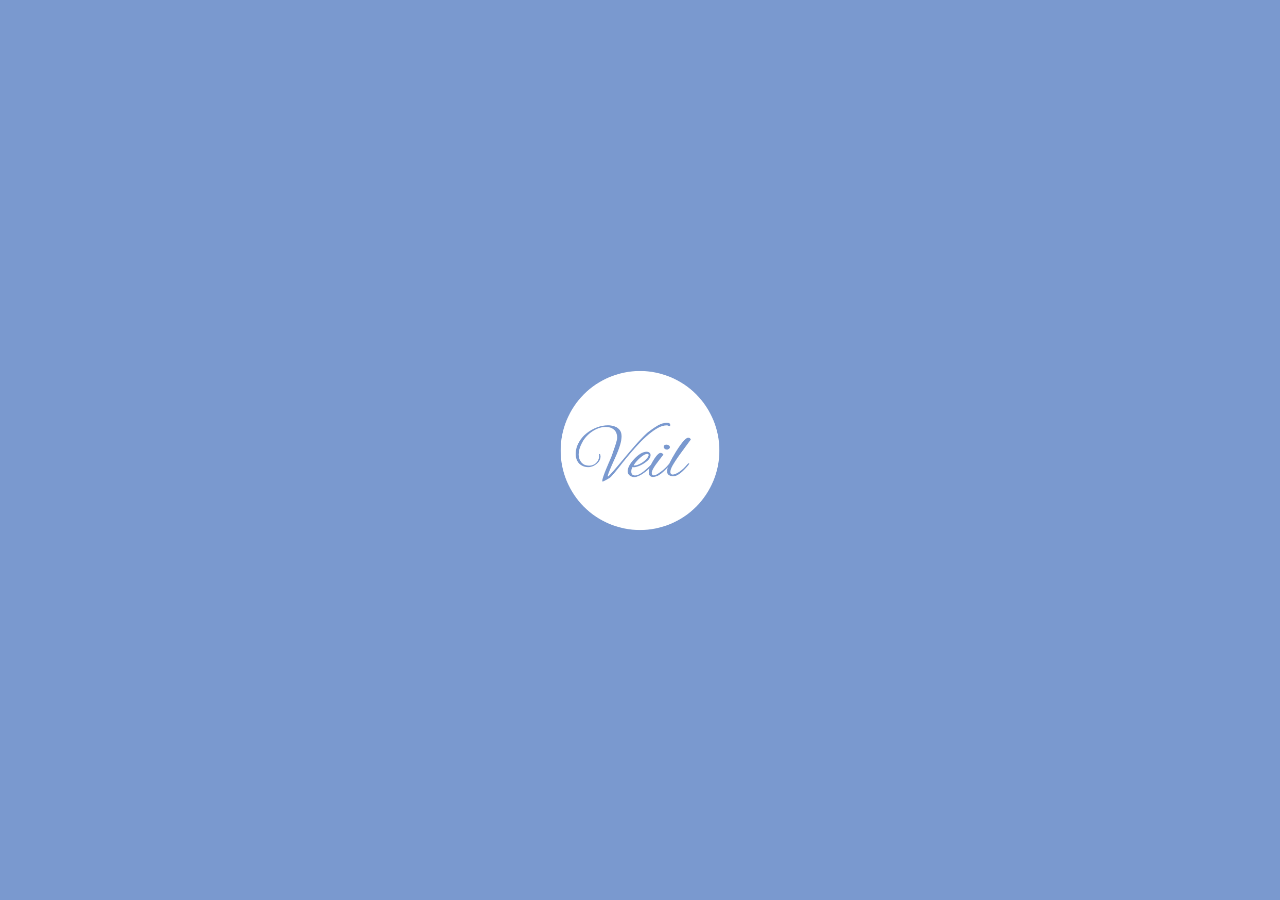
<file: index.html>
<!DOCTYPE html>
<html lang="ja">

<head>
  <meta charset="UTF-8">
  <meta name="viewport" content="width=device-width, initial-scale=1.0, viewport-fit=cover">
  <meta name="color-scheme" content="light">
  <link rel="preconnect" href="https://fonts.googleapis.com">
  <link rel="preconnect" href="https://fonts.gstatic.com" crossorigin>
  <link href="https://fonts.googleapis.com/css2?family=Alex+Brush&display=swap" rel="stylesheet">
  <link rel="apple-touch-icon" href="icon.png">
  <link rel="manifest" href="site.webmanifest">
  <link rel="icon" type="image/png" sizes="32x32" href="favicon-32x32.png">
  <link rel="icon" type="image/png" sizes="16x16" href="favicon-16x16.png">
  <link rel="manifest" href="site.webmanifest">
  <meta name="theme-color" content="#7d99cf">
<title>Veil</title>
<link rel="icon" href="data:,">
<link rel="stylesheet" href="style.css">
<style>
  :root {
    --primary-color: #e31837;
    --primary-light: #fff5f6;
    --accent-once: #ff9800;
    --accent-once-light: #fff9c4;
    --accent-divide: #1e88e5;
    --accent-kaedoki: #2e7d32;
    --accent-kaedoki-light: #e8f5e9;
    --text-main: #333333;
    --text-sub: #495057;
    --bg-body: #f4f6f9;
    --bg-card: #ffffff;
    --border-color: #e0e0e0;
  }

  * {
    box-sizing: border-box;
  }

  /* 📱 【スマホ画面風】枠付き・固定ヘッダーデザイン */
  header,
  header * {
    background: transparent !important;
    /* 中の余計な背景をすべて透明化 */
  }

  /* 🎨 ここでお好みのヘッダーの色を指定してください（現在は綺麗な真っ白） */
  header {
    background-color: #9e7d7e !important;
    background: #1a4d2f !important;
  }

  html,
  body {
    /* 💡 ページ全体(body)はスクロールさせず、代わりに #app-scroll-area だけをスクロールさせる。
          これにより、ヘッダー・フッターの上をスクロールバーが通過しなくなる */
    height: 100%;
    overflow: hidden;
    overscroll-behavior-y: none;
  }

  body {
    font-family: 'Helvetica Neue', Arial, 'Hiragino Kaku Gothic ProN', 'Hiragino Sans', Meiryo, sans-serif;
    background-color: var(--bg-body);
    color: var(--text-main);
    line-height: 1.6;
    margin: 0;
    padding: 0;
  }

  /* 💡 ヘッダーとフッターの間だけをスクロールさせる専用エリア。
        --header-height と --footer-height はJSで実際の高さを測って設定する */
  #app-scroll-area {
    position: fixed;
    top: var(--header-height, 70px);
    bottom: var(--footer-height, 60px);
    left: 0;
    width: 100%;
    overflow-y: auto;
    -webkit-overflow-scrolling: touch;
    overscroll-behavior-y: contain;
  }

  .container {
    max-width: 600px;
    margin: 0 auto;
  }

  .card {
    background: var(--bg-card);
    border-radius: 12px;
    box-shadow: 0 4px 6px rgba(0, 0, 0, 0.05);
    padding: 16px;
    margin-bottom: 16px;
    border: 1px solid var(--border-color);
  }

  h2 {
    font-size: 1.15rem;
    color: #111;
    margin-top: 0;
    margin-bottom: 15px;
    padding-bottom: 6px;
    border-bottom: 2px solid var(--primary-color);
    display: flex;
    justify-content: space-between;
    align-items: center;
  }

  .alert-banner {
    background-color: #ffebee;
    color: #c62828;
    border: 2px solid #ef5350;
    padding: 12px;
    border-radius: 12px;
    margin-bottom: 16px;
    font-weight: bold;
    font-size: 0.9rem;
    box-shadow: 0 4px 6px rgba(0, 0, 0, 0.05);
    display: none;
  }

  .buy-option-block {
    padding: 12px;
    border-radius: 8px;
    background-color: #f8f9fa;
    margin-top: 12px;
    border: 1px solid var(--border-color);
  }

  .buy-option-block h3 {
    font-size: 0.95rem;
    color: #555;
    margin-top: 0;
    margin-bottom: 10px;
  }

  .buy-option-block.active-divide {
    border-left: 5px solid var(--accent-divide);
    background-color: #f1f8ff;
  }

  .buy-option-block.active-divide h3 {
    color: var(--accent-divide);
    font-weight: bold;
  }

  .buy-option-block.active-kaedoki {
    border-left: 5px solid var(--accent-kaedoki);
    background-color: var(--accent-kaedoki-light);
  }

  .buy-option-block.active-kaedoki h3 {
    color: var(--accent-kaedoki);
    font-weight: bold;
  }

  .section {
    margin-bottom: 12px;
    display: flex;
    align-items: center;
    flex-wrap: wrap;
    gap: 8px;
  }

  label {
    font-weight: 600;
    font-size: 0.9rem;
  }

  select,
  input[type="number"],
  input[type="date"] {
    width: 100%;
    max-width: 100%;
    padding: 10px;
    border-radius: 6px;
    border: 1px solid var(--border-color);
    font-size: 0.9rem;
    background-color: #fff;
    outline: none;
    -webkit-appearance: none;
    appearance: none;
    /* ★これをすぐ下に書き足す */
  }

  input[type="number"]::-webkit-outer-spin-button,
  input[type="number"]::-webkit-inner-spin-button {
    -webkit-appearance: none;
    margin: 0;
  }

  input[type="number"] {
    -moz-appearance: textfield;
    appearance: none;
    /* ★これをすぐ下に書き足す */
  }

  .section select,
  .section input {
    flex: 1;
    min-width: 130px;
  }

  select:focus,
  input:focus {
    border-color: var(--primary-color);
  }

  select:disabled,
  input:disabled {
    background-color: #e9ecef;
    color: #adb5bd;
  }

  .input-error-highlight {
    border: 2px solid #ef5350 !important;
    background-color: #ffebee !important;
  }

  .amount-input {
    text-align: right;
  }

  .text-display-badge {
    display: block;
    width: 100%;
    padding: 10px 0;
    color: #0d47a1;
    font-size: 1.2rem;
    font-weight: bold;
    text-align: right;
  }

  .checkbox-group {
    display: grid;
    grid-template-columns: 1fr;
    gap: 10px;
    margin-bottom: 15px;
  }

  .checkbox-label {
    width: 100%;
    box-sizing: border-box;
    display: flex;
    align-items: center;
    gap: 10px;
  }

  #off .checkbox-label {
    justify-content: space-between;
  }

  #off .checkbox-label .label-left {
    display: flex;
    align-items: center;
    gap: 10px;
  }

  .discount-price {
    white-space: nowrap;
    font-size: 1.1rem;
  }

  .checkbox-label input[type="checkbox"] {
    width: 18px;
    height: 18px;
    flex-shrink: 0;
    accent-color: var(--primary-color);
  }

  .clear-all-label {
    font-size: 0.85rem;
    color: #212529;
    font-weight: 700;
    cursor: pointer;
    display: flex;
    align-items: center;
    gap: 5px;
  }

  .sub-container {
    margin-top: 10px;
    padding: 12px;
    border-left: 4px solid #007bff;
    background-color: #f8f9fa;
    border-radius: 0 8px 8px 0;
  }

  .disabled-box {
    display: none;
    opacity: 0.35;
    background-color: #eaeaea !important;
    border-left-color: #999 !important;
    pointer-events: none;
  }

  .result-locked {
    opacity: 0.5 !important;
    border: 2px dashed #ef5350 !important;
  }

  .subtotal-wrapper {
    display: flex;
    flex-direction: column;
    align-items: flex-end;
    gap: 6px;
    margin-top: 10px;
  }

  .subtotal-box {
    font-size: 0.9rem;
    font-weight: bold;
    color: #333;
    padding: 6px 12px;
    border-radius: 6px;
    display: inline-block;
  }

  .subtotal-box.bg-plan {
    background-color: #e3f2fd;
    border-right: 4px solid #1e88e5;
  }

  .subtotal-box.bg-option {
    background-color: #f3e5f5;
    border-right: 4px solid #8e24aa;
  }

  .subtotal-box.bg-discount {
    background-color: #e8f5e9;
    border-right: 4px solid #2e7d32;
  }

  .subtotal-box span {
    font-size: 1.1rem;
    margin-left: 5px;
  }

  .subtotal-box.bg-plan span {
    color: #1e88e5;
  }

  .subtotal-box.bg-option span {
    color: #8e24aa;
  }

  .subtotal-box.bg-discount span {
    color: #2e7d32;
  }

  input[type="checkbox"]:disabled {
    opacity: 0.5;
    cursor: not-allowed;
  }

  :has(> input[type="checkbox"]:disabled),
  label:has(input:disabled) {
    color: #aaaaaa;
    cursor: not-allowed;
  }

  .day-subtotal-box {
    font-size: 0.9rem;
    font-weight: bold;
    color: #495057;
    padding: 2px 12px 6px 12px;
  }

  .day-subtotal-box span {
    font-size: 1.1rem;
    margin-left: 5px;
    color: #666;
  }

  .day-price-container {
    margin-top: 12px;
    padding: 12px;
    border: 1px dashed #ced4da;
    background-color: #fffde7;
    border-radius: 8px;
  }

  .result-container {
    display: flex;
    flex-direction: column;
    gap: 16px;
    margin-top: 10px;
  }

  .price-box {
    width: 100%;
    border-radius: 10px;
    padding: 18px;
    box-shadow: 0 2px 4px rgba(0, 0, 0, 0.02);
    border: 1px solid var(--border-color);
  }

  .price-box strong {
    display: block;
    font-size: 1.15rem;
    margin-bottom: 12px;
    padding-bottom: 6px;
    border-bottom: 1px solid rgba(0, 0, 0, 0.08);
  }

  .price-amount {
    font-size: 2rem;
    font-weight: 800;
    margin-top: 10px;
    padding-top: 6px;
    border-top: 2px dashed rgba(0, 0, 0, 0.1);
    text-align: right;
  }

  .price-breakdown {
    font-size: 1.05rem;
    font-weight: 600;
    line-height: 1.6;
  }

  .breakdown-line {
    display: block;
    margin-bottom: 5px;
    padding-left: 14px;
    text-indent: -14px;
  }

  .breakdown-line::before {
    content: "・";
    font-weight: bold;
  }

  .program-notice-box {
    margin-top: 10px;
    padding: 10px 12px;
    background-color: #fff3cd;
    border: 1px solid #ffeeba;
    border-radius: 6px;
    font-size: 0.95rem;
    color: #856404;
    font-weight: bold;
    line-height: 1.5;
  }

  .box-once {
    background-color: var(--accent-once-light);
    border-top: 4px solid var(--accent-once);
  }

  .box-once .price-breakdown {
    color: #5c4308;
  }

  .box-once .price-amount {
    color: #b78103;
  }

  .box-month1 {
    background-color: var(--primary-light);
    border-top: 4px solid var(--primary-color);
  }

  .box-month1 .price-breakdown {
    color: #212529;
  }

  .box-month1 .price-amount {
    color: var(--primary-color);
  }

  .box-month2 {
    background-color: #e3f2fd;
    border-top: 4px solid #1e88e5;
  }

  .box-month2 .price-breakdown {
    color: #212529;
  }

  .box-month2 .price-amount {
    color: #0d47a1;
  }

  .box-continue {
    background-color: #f1f8ff;
    border-top: 4px solid #0288d1;
  }

  .box-continue .price-breakdown {
    color: #212529;
  }

  .box-continue .price-amount {
    color: #0288d1;
  }

  .box-kaedoki {
    background-color: var(--accent-kaedoki-light);
    border-top: 4px solid var(--accent-kaedoki);
  }

  .box-kaedoki .price-breakdown {
    color: #1b5e20;
  }

  .box-kaedoki .price-amount {
    color: var(--accent-kaedoki);
  }

  .badge-info {
    display: inline-block;
    background-color: #2e7d32;
    color: white;
    padding: 3px 8px;
    font-size: 0.85rem;
    border-radius: 4px;
    margin-bottom: 8px;
  }

  .kaedoki-inner-box {
    margin-top: 12px;
    background: rgba(255, 255, 255, 0.6);
    padding: 12px;
    border-radius: 6px;
    border: 1px solid rgba(0, 0, 0, 0.05);
  }

  .breakdown-line {
    color: #333333 !important;
    /* お好みに応じて #000000（真っ黒）でもOKです */
  }

  .btn-reset {
    display: inline-flex;
    align-items: center;
    justify-content: center;
    gap: 6px;
    background-color: #f5f5f7;
    color: #555555;
    border: 1px solid #d2d2d7;
    border-radius: 8px;
    padding: 8px 16px;
    font-size: 0.9rem;
    font-weight: 600;
    cursor: pointer;
    transition: all 0.2s ease;
    box-shadow: 0 1px 2px rgba(0, 0, 0, 0.05);
  }

  .btn-reset:hover {
    background-color: #e8e8ed;
    color: #1d1d1f;
    border-color: #86868b;
  }

  .btn-reset:active {
    transform: scale(0.97);
    background-color: #d2d2d7;
  }

  .btn-reset:hover .btn-reset-icon {
    transform: rotate(-180deg);
    transition: transform 0.4s ease;
  }

  .error-msg-red {
    display: inline-block;
    font-size: 0.9rem !important;
    color: #c92a2a !important;
    line-height: 1.2 !important;
    text-align: center !important;
    background-color: #fff5f5 !important;
    border: 1px solid #ffc9c9 !important;
    border-radius: 6px;
    padding: 4px 8px;
    margin-top: 4px;
    box-sizing: border-box;
  }

  .price-box.box-month1,
  #once-fee-box-1.price-box {
    background-color: #dbeafe !important;
    /* #e6f2ff から変更 */
    border: 1.8px solid #1d4ed8 !important;
  }

  /* 🟩 グリーン：ほんの少しだけ緑を強く */
  #continue-fee-box-2.price-box,
  #kaedoki-month2-box.price-box {
    background-color: #dcfce7 !important;
    /* #ebfbee から変更 */
    border: 1.8px solid #2b8a3e !important;
  }

  /* 🟨 オレンジ：そのままでもOKですが、よりオレンジ寄りに */
  #continue-fee-box-3.price-box,
  #kaedoki-month3-23-box.price-box,
  #once-fee-box-2.price-box {
    background-color: #ffedd5 !important;
    /* #fff9db から変更 */
    border: 1.8px solid #d9480f !important;
  }

  #once-fee-box.price-box,
  #kaedoki-extend-box.price-box,
  .price-box.box-kaedoki {
    background-color: #f3f0ff !important;
    border: 1.8px solid #7c3aed !important;
  }

  /* 📱 メインページ（もともとの固定フッター被り防止の余白は
        #app-scroll-area 導入により不要になったため削除） */
  .app-page {
    box-sizing: border-box;
    padding-left: 16px;
    padding-right: 16px;
  }

  /* 📱 スマホ風の固定フッター（重複を整理した綺麗な一本化版） */
  .app-footer {
    position: fixed !important;
    bottom: 0 !important;
    left: 0 !important;
    width: 100% !important;
    /* 💡 standalone起動時はsafe-area-inset-bottomが0より大きくなり、
          固定60pxの中でpaddingとアイコン表示領域を取り合ってアイコンが
          はみ出してしまうため、safe-area分を高さに加算して確保する */
    height: calc(60px + env(safe-area-inset-bottom, 0px)) !important;
    background-color: #7a99cf !important;
    border-top: 1px solid #e0e0e0 !important;
    display: flex !important;
    justify-content: space-around !important;
    align-items: center !important;
    z-index: 1000 !important;
    box-shadow: 0 -2px 10px rgba(0, 0, 0, 0.05) !important;
    padding-bottom: env(safe-area-inset-bottom, 0px) !important;
  }

  .footer-tab {
  flex: 1;
  display: flex;
  flex-direction: column;
  align-items: center;
  justify-content: center;
  color: #1e293b;
  cursor: pointer;
  font-size: 0.75rem;
}

.footer-tab.active {
  color: #ffffff !important;
  font-weight: bold;
}

/* 💡 ここを追加！画像と絵文字のサイズを統一します */
.tab-icon {
  width: 42px;         /* 絵文字と同じくらいの適切な横幅 */
  height: 42px;        /* 縦幅も合わせて正方形に */
  object-fit: contain; /* 縦横比を崩さずに綺麗に収める */
  margin-bottom: 4px;  /* 下の文字（月額計算）との間に少し隙間を作る */
}

  *,
  *::before,
  *::after {
    --text-main: #1e293b !important;
    /* もし変数が悪さをしていれば元から断つ */
  }

  h1,
  header h1 {
    color: #1e293b !important;
  }

  .veil-app-header {
    position: fixed !important;
    top: 0 !important;
    left: 0 !important;
    width: 100% !important;
    background-color: #7a99cf !important;
    border: none !important;
    box-shadow: none !important;

    /* 📐 【変更】上下のパディングを14px → 6pxに狭め、文字との間隔をタイトに */
    padding: 6px 0 !important;

    display: flex !important;
    flex-direction: column !important;
    align-items: center !important;
    justify-content: center !important;
    z-index: 9999 !important;
    box-sizing: border-box !important;
  }

  /* 🎨 ブランド名（Veil）のスタイル */
  .veil-brand-text {
    background: transparent !important;
    color: #ffffff !important;
    font-family: 'Alex Brush', cursive !important;

    /* 📐 【変更】フォントサイズを2.5rem → 3.5remに大幅アップ！ */
    font-size: 3.5rem !important;
    font-weight: 500 !important;
    line-height: 1 !important;

    letter-spacing: 0em !important;
    text-transform: none !important;

    /* 📐 【変更】下の余白をゼロにして、ヘッダーの底面に近づけました */
    margin: 0 !important;
    display: inline-block !important;
  }

  /* 🎯 【新設】枠外に移動したタイトルのスタイル */
  .veil-outer-title {
    background: transparent !important;
    color: #1e293b !important;
    margin-bottom: 5px;
    /* 数字を小さくするほど隙間が狭くなります（お好みで調整してください） */

    /* 📐 【ここを変更！】1.25rem から 1.6rem（または 1.8rem など）に増やすとさらに大きくなります */
    font-size: 1.6rem !important;

    font-weight: 800 !important;
    letter-spacing: 0.05em !important;
    text-align: center !important;
    display: block !important;
    width: 100% !important;
    margin: 20px 0 15px 0 !important;
  }

  #page-compare {
    margin-top: 0;
    display: block;
    /* ※切り替え用。一瞬デザイン調整で確認したい時は display: block; にしておくと便利です */
  }

  #page-search {
    margin-top: 0;
    display: block;
    /* ※切り替え用。一瞬デザイン調整で確認したい時は display: block; にしておくと便利です */
  }

  /* 画面全体を覆う真っ白な壁 */
  #loader {
    position: fixed;
    top: 0;
    left: 0;
    width: 100%;
    height: 100%;
    height: 100dvh;
    /* 対応ブラウザでは、Safari等のツールバー分の変動も含めた実際の高さに追従 */
    background-color: #7a99cf;
    /* 画像の背景色に合わせると綺麗です */
    z-index: 99999;
    transition: opacity 0.6s ease;
    /* 消える時のフェードアウトだけ残す */

    /* 💡 画像を画面いっぱいに引き伸ばすのをやめ、青い背景の上に
          程よいサイズで中央配置するため、flexで中央寄せにする */
    display: flex;
    align-items: center;
    justify-content: center;
  }

  /* 💡 画像を全画面に引き伸ばすと、画像自体に含まれる余白（白地部分）が
        目立って「白い余白」に見えてしまうため、程よいサイズに収めて中央配置する */
  .loader-logo {
    width: auto;
    height: auto;
    max-width: 55%;
    max-height: 55%;
    object-fit: contain;

    /* アニメーション（animation: pulse...）の行は削除します */
  }

  .loader-text {
    font-family: sans-serif;
    color: #666;
    font-size: 0.9rem;
    letter-spacing: 0.1em;
  }

  @keyframes pulse {
    0% {
      transform: scale(0.9);
      opacity: 0.4;
    }

    50% {
      transform: scale(1.05);
      opacity: 1;
    }

    100% {
      transform: scale(0.9);
      opacity: 0.4;
    }
  }

  body.is-loading {
    overflow: hidden !important;
    /* 👈 縦横のスクロールを完全に禁止する */
  }
</style>
</head>

<body>
  <!-- 📱 完全に整理された、あなた専用の固定ヘッダー（背景色はお好みで！） -->
  <!-- 1. ローディング画面（演出用） -->
  <div id="loader">
    <!-- ここにロゴ画像を入れると一気にLINE/Xっぽくなります -->
    <img src="Veil.png" alt="アプリのロゴ" class="loader-logo">
  </div>

  <!-- 2. メインコンテンツ（あなたの作ったページ） -->
  <div id="main-content">
    <!-- ここに既存のコードが入る -->
  </div>
  <div class="veil-app-header">
    <span class="veil-brand-text">Veil</span>
  </div>

  <!-- 📱 ヘッダーとフッターの間だけをスクロールさせる専用エリア -->
  <div id="app-scroll-area">
    <!-- 📱 メインコンテンツ（スマホサイズを確実にキープするコンテナ） -->
    <div id="page-simulator" class="app-page">
      <h1 class="veil-outer-title">月額料金シミュレーション</h1>
      <div class="container">

      <div class="card">
        <h2>本体</h2>
        <div class="section">
          <label for="buy-mode">購入方法:</label>
          <select id="buy-mode" onchange="buyMethod(); updatePriceOptions();">
            <option value="">-- 購入方法を選んでください --</option>
            <option value="once">一括</option>
            <option value="divide">通常分割</option>
            <option value="kaedoki">いつでもカエドキプログラム</option>
          </select>
        </div>

        <div class="section">
          <label for="phonePrice">本体代（値引き後）:￥</label>
          <input type="number" id="phonePrice" class="amount-input" inputmode="numeric" pattern="[0-9]*" placeholder="0"
            min="0" disabled oninput="calcSalePrice(); updatePriceOptions();">
          <span style="font-size:0.9rem;"></span>
        </div>

        <div id="block-divide" class="buy-option-block disabled-box">
          <h3>通常分割</h3>
          <div class="section">
            <label for="select-time">分割回数:</label>
            <select id="select-time" disabled onchange="updatePriceOptions()">
              <option value="">-- 選択してください --</option>
              <option value="12">12回</option>
              <option value="24">24回</option>
              <option value="36">36回</option>
            </select>
          </div>
        </div>

        <div id="block-kaedoki" class="buy-option-block disabled-box">
          <h3>いつでもカエドキプログラム</h3>
          <div class="section" style="display:grid; grid-template-columns: 1fr 1fr; gap:10px; align-items: end;">
            <div>
              <label for="phoneCredit" style="font-size:0.8rem; display:block; margin-bottom:4px;">残価:￥</label>
              <input type="number" id="phoneCredit" class="amount-input" inputmode="numeric" pattern="[0-9]*"
                placeholder="0" min="0" disabled oninput="calcSalePrice(); updatePriceOptions();">
            </div>
            <div>
              <label style="font-size:0.8rem; display:block; margin-bottom:4px;">23ヶ月総支払額:</label>
              <div id="salePriceText" class="text-display-badge">0 </div>
              <div id="kaedoki-error-message"
                style="color: #ff3333; font-weight: bold; font-size: 0.9rem; margin-top: 5px;"></div>
            </div>
          </div>
        </div>
      </div>

      <div class="card">
        <h2>月額料金</h2>
        <div class="section">
          <label for="plan-select">プラン:</label>
          <select id="plan-select" onchange="updateStrageSelect(); optionRules(); offOptions(); updatePriceOptions();">
            <option value="">-- 選択してください --</option>
            <option value="MAX">ドコモMAX</option>
            <option value="MAXP">ドコモポイ活MAX</option>
            <option value="Pt20">ポイ活20</option>
            <option value="mini">ドコモmini</option>
            <option value="ahamo">ahamo</option>
          </select>
        </div>

        <div class="section">
          <label for="strage-select">容量:</label>
          <select id="strage-select" disabled onchange="updatePriceOptions()">
            <option value="">-- 最初にプランを選んでください --</option>
          </select>
        </div>

        <div class="day-price-container">
          <div class="section" style="margin-bottom: 5px;">
            <label for="today">今日の日付を入力（日割り計算用）:</label>
            <input type="date" id="today" onchange="updatePriceOptions()">
          </div>
          <div style="font-weight: bold; color: #d32f2f; font-size: 0.85rem;">
            ※当月以降指定の場合は当月日割り+指定月までの月額
          </div>

          <div class="subtotal-wrapper">
            <div class="subtotal-box bg-plan">プラン月額: <span id="subtotal-plan">￥0</span></div>
            <div class="day-subtotal-box">プラン月額（日割り）: <span id="day-subtotal-plan">￥0</span></div>
          </div>
          <div style="text-align: right; margin-top: 10px;">
            <button type="button" class="btn-reset" onclick="resetPlanInputs()">
              <span class="btn-reset-icon">🔄</span> リセット
            </button>
          </div>
        </div>
      </div>

      <div class="card">
        <h2>
            <span>オプション</span>
            <label class="clear-all-label"><input type="checkbox" id="clear-options"
                onchange="clearAllGroup('options')">すべての選択を解除</label>
          </h2>
          <div class="checkbox-group" id="option-wrapper">
            <label class="checkbox-label"><input type="checkbox" id="5mtel" value="5mTel"
                onchange="optionRules(); updatePriceOptions();" disabled>5分通話無料 ￥880</label>
            <label class="checkbox-label"><input type="checkbox" id="ed-tel" value="edTel"
                onchange="optionRules(); updatePriceOptions();" disabled>かけ放題 ￥1980</label>
            <label class="checkbox-label"><input type="checkbox" id="mail" value="mail"
                onchange="optionRules(); updatePriceOptions();" disabled>メール持ち運び ￥330（初回31日は無料）</label>
            <label class="checkbox-label"><input type="checkbox" id="smart" value="smart"
                onchange="toggleSmartAnshinOptions(); optionRules(); updatePriceOptions();"
                disabled>smartあんしん補償（機種によって月額変動）</label>

            <div id="smart-comp" class="sub-container disabled-box">
              <h4 style="margin:0 0 10px 0; font-size:0.9rem;">smartあんしん補償 詳細</h4>
              <div class="section" style="display:grid; grid-template-columns: 1fr 1fr; gap:8px;">
                <div>
                  <label for="OS-select" style="font-size:0.8rem;">OS:</label>
                  <select id="OS-select" onchange="updateOsSelect(); updateSeriesSelect(); updatePriceOptions();">
                    <option value="">-- 選択してください --</option>
                    <option value="iOS">iOS</option>
                    <option value="Android">Android</option>
                  </select>
                </div>
                <div>
                  <label for="device-series" style="font-size:0.8rem;">シリーズ:</label>
                  <select id="device-series" onchange="updateSeriesSelect(); updatePriceOptions();" disabled>
                    <option value="">-- OSを選択してください --</option>
                  </select>
                </div>
              </div>
              <div class="section" style="margin-top:8px;">
                <label for="device-select" style="font-size:0.8rem;">機種名:</label>
                <select id="device-select" onchange="updatePriceOptions()" disabled>
                  <option value="">-- OSとシリーズを選択してください --</option>
                </select>
              </div>
              <div id="smart-price-display"
                style="font-weight: bold; color: #007bff; font-size:1.1rem; text-align:right;"></div>
            </div> <label class="checkbox-label"><input type="checkbox" id="sec" value="sec"
                onchange="optionRules(); updatePriceOptions();" disabled>あんしんセキュリティ（スタンダード）　￥550</label>
            <label class="checkbox-label"><input type="checkbox" id="dval" value="dval"
                onchange="optionRules(); updatePriceOptions();" disabled>dバリューパス　￥550</label>
            <label class="checkbox-label"><input type="checkbox" id="bst" value="bst"
                onchange="optionRules(); updatePriceOptions();" disabled>詐欺バスター（トレンドマイクロ）　￥550</label>
            <label class="checkbox-label"><input type="checkbox" id="ks" value="Ks"
                onchange="optionRules(); updatePriceOptions();" disabled>あんしんモバイル保険（ケーズデンキ）￥700</label>
            <label class="checkbox-label"><input type="checkbox" id="ah-tel" value="ahTel"
                onchange="optionRules(); updatePriceOptions();" disabled>かけ放題（ahamo）　￥1,100</label>
            <label class="checkbox-label"><input type="checkbox" id="ah-mega" value="ahMega"
                onchange="optionRules(); updatePriceOptions();" disabled>ahamo大盛り　￥1,980</label>
            <label class="checkbox-label"><input type="checkbox" id="ah-pt" value="ahPt"
                onchange="optionRules(); updatePriceOptions();" disabled>ahamoポイ活オプション　￥2,200</label>
            <hr style="width:100%; border:none; border-top:1px solid var(--border-color); margin:0;">
            <label class="checkbox-label">　　 AppleCare+（※iPhoneのみ、オプション<br>　　 の計算に含めない）　￥980<br>　<br>　　 または2年間で￥19,800</label>
          </div>

          <div class="subtotal-wrapper">
            <div class="subtotal-box bg-option">オプション合計: <span id="subtotal-option">￥0</span></div>
            <div class="day-subtotal-box">オプション合計（日割り）: <span id="day-subtotal-option">￥0</span></div>
          </div>
        </div>

        <div class="card">
          <h2>
            <span>割引</span>
            <label class="clear-all-label"><input type="checkbox" id="clear-discounts"
                onchange="clearAllGroup('discounts')">すべての選択を解除</label>
          </h2>
          <div class="checkbox-group" id="off">
            <label class="checkbox-label">
              <div class="label-left">
                <input type="checkbox" id="d-family" value="dFamily" onchange="offOptions(); updatePriceOptions();"
                  disabled>みんなドコモ割
              </div>
              <span id="family-price" class="discount-price"
                style="margin-left: 8px; color: #c62828; font-weight: bold;"></span>
            </label>

            <div id="family-box" class="sub-container disabled-box">
              <h4 style="margin:0 0 8px 0; font-size:0.85rem;">家族グループ対象人数</h4>
              <select id="people-select" onchange="updatePriceOptions();" disabled>
                <option value="">-- 対象人数を選択 --</option>
                <option value="under2">2人　▲￥550</option>
                <option value="over3">3人以上　▲￥1,210</option>
              </select>
            </div>

            <label class="checkbox-label">
              <div class="label-left">
                <input type="checkbox" id="d-user-check" value="dUser" onchange="offOptions(); updatePriceOptions();"
                  disabled>長期利用割（※継続利用が10年以上）
              </div>
              <span id="user-price" class="discount-price"
                style="margin-left: 8px; color: #c62828; font-weight: bold;"></span>
            </label>

            <div id="user-box" class="sub-container disabled-box">
              <h4 style="margin:0 0 8px 0; font-size:0.85rem;">利用年数</h4>
              <select id="user-select" onchange="updatePriceOptions();" disabled>
                <option value="">-- 利用年数を選択 --</option>
                <option value="under10">10年以上20年未満　▲￥110</option>
                <option value="over20">20年以上　▲￥220</option>
              </select>
            </div>

            <label class="checkbox-label">
              <div class="label-left">
                <input type="checkbox" id="d-card-check" value="dCard" onchange="offOptions(); updatePriceOptions();"
                  disabled>dカードお支払割
              </div>
              <span id="card-price" class="discount-price"
                style="margin-left: 8px; color: #c62828; font-weight: bold;"></span>
            </label>

            <div id="card-box" class="sub-container disabled-box">
              <h4 style="margin:0 0 8px 0; font-size:0.85rem;">dカードの種類</h4>
              <select id="card-select" onchange="updatePriceOptions();" disabled>
                <option value="">-- 種類を選択 --</option>
                <option value="regular">dカード　▲￥220</option>
                <option value="GOLD-U">dカード GOLD U　▲￥550</option>
                <option value="GOLD">dカード GOLD　▲￥550</option>
                <option value="PLUTINUM">dカード PLUTINUM　▲￥550</option>
              </select>
            </div>

            <label class="checkbox-label">
              <div class="label-left">
                <input type="checkbox" id="net" value="Net" onchange="offOptions(); updatePriceOptions();" disabled>ドコモ光
                / Home 5Gセット割　▲￥1,210
              </div>
              <span id="net-price" class="discount-price"
                style="margin-left: 8px; color: #c62828; font-weight: bold;"></span>
            </label>

            <label class="checkbox-label">
              <div class="label-left">
                <input type="checkbox" id="ene" value="Ene" onchange="offOptions(); updatePriceOptions();"
                  disabled>ドコモでんきセット割　▲￥110
              </div>
              <span id="ene-price" class="discount-price"
                style="margin-left: 8px; color: #c62828; font-weight: bold;"></span>
            </label>
          </div>

          <div class="subtotal-wrapper">
            <div class="subtotal-box bg-discount">割引合計: <span id="subtotal-discount">￥0</span></div>
            <div class="day-subtotal-box">割引（日割り）: <span id="day-subtotal-discount">￥0</span></div>
          </div>
        </div>



        <div class="card">
          <h2>その他費用</h2>
          <label class="checkbox-label">
            <input type="checkbox" id="admin-fee" value="4950" onchange="updatePriceOptions();" disabled> 事務手数料　￥4,950
          </label>
        </div>

        <div id="alert-error-banner" class="alert-banner"></div>

        <div id="final-result-card" class="card" style="background: #fff; border: none;">
          <h2 style="border-bottom-color: var(--primary-color); font-size: 1.3rem;">計算結果</h2>
          <div class="result-container">
            <div id="once-fee-box" class="price-box box-once disabled-box">
              <strong>【店頭決済】本体代金（一括）</strong>
              <div class="price-breakdown" id="breakdown-once">一括払いが選択されていません</div>
              <div class="price-amount" id="price-once-total">￥0</div>
            </div>

            <!-- 💡 ① 初回（内訳と金額の順番を修正） -->
            <div id="once-fee-box-1" class="price-box box-once disabled-box">
              <strong>【1回目】お支払い金額</strong>
              <div id="breakdown-once-1" class="price-breakdown"></div>
              <div id="price-once-month-1" class="price-amount">¥0</div> <!-- 金額を下へ -->
            </div>

            <!-- 💡 ② 2回目以降（内訳と金額の順番を修正） -->
            <div id="once-fee-box-2" class="price-box box-once disabled-box">
              <strong>【2回目以降】月額料金</strong>
              <div id="breakdown-once-continue" class="price-breakdown"></div>
              <div id="price-once-continue" class="price-amount">¥0</div> <!-- 金額を下へ -->
            </div>

            <div class="price-box box-month1 disabled-box">
              <strong>【1回目】お支払い金額</strong>
              <div class="price-breakdown" id="breakdown-1"></div>
              <div class="price-amount" id="price-month-1">￥0</div>
            </div>

            <div id="continue-fee-box-2" class="price-box box-continue disabled-box">
              <strong>【2回目】お支払い金額</strong>
              <div class="price-breakdown" id="breakdown-continue-2"></div>
              <div class="price-amount" id="price-continue-2">￥0</div>
            </div>

            <div id="continue-fee-box-3" class="price-box box-continue disabled-box">
              <strong>【3回目以降】月額料金</strong>
              <div class="price-breakdown" id="breakdown-continue-3"></div>
              <div class="price-amount" id="price-continue-total">￥0</div>
            </div>

            <div id="kaedoki-month2-box" class="price-box box-month2 disabled-box">
              <strong>【2回目】お支払い金額</strong>
              <div class="price-breakdown" id="breakdown-month-2"></div>
              <div class="price-amount" id="price-month-2">￥0</div>
            </div>

            <div id="kaedoki-month3-23-box" class="price-box box-month2 disabled-box">
              <strong>【3～23回目】月額料金</strong>
              <div class="price-breakdown" id="breakdown-month-3-23"></div>
              <div id="kaedoki-program-notice" class="error-msg-red" style="display:none; font-weight: bold;">
                ⚠️ 返却時プログラム利用料￥22,000発生<br>
                ※ドコモの指定機種に機種変更で免除
              </div>
              <div class="price-amount" id="price-month-22">￥0</div>
            </div>

            <div id="kaedoki-extend-box" class="price-box box-kaedoki disabled-box">
              <strong>【24回目以降】返却しない場合の月額料金</strong>
              <div class="price-breakdown" id="breakdown-kaedoki-status" style="margin-bottom: 5px;">
                いつでもカエドキプログラムが選択されていません
              </div>
              <div class="kaedoki-inner-box" id="inner-k24" style="display:none;">
                <div class="price-breakdown" id="breakdown-k24"></div>
                <div class="price-amount" id="price-kaedoki-24"
                  style="font-size: 1.5rem; margin-top:5px; padding-top:5px;">￥0</div>
              </div>
              <div class="kaedoki-inner-box" id="inner-k25" style="display:none; margin-top: 10px;">
                <div class="price-breakdown" id="breakdown-k25"></div>
                <div class="price-amount" id="price-kaedoki-25"
                  style="font-size: 1.5rem; margin-top:5px; padding-top:5px;">￥0</div>
              </div>
            </div>
          </div>
        </div>

      <button type="button" class="btn-reset" onclick="resetAllInputs()">
        <span class="btn-reset-icon">🔄</span> 全てをリセット
      </button>
    </div>
  </div>
  <!-- 👈 ここでしっかりシミュレーターの箱のフタを閉じる！ -->

  <!-- その下に、完全に独立させて iframe を置く -->
  <!-- 💡 高さは固定せず、中身の実際の高さに合わせてJSで自動調整する -->
  <!-- 💡 タブごとに専用の見出しを持たせ、見出しとiframeをセットで表示/非表示できるようにする -->
  <div id="page-compare-wrapper" style="display: none;">
    <h1 class="veil-outer-title">キャリア別月額料金</h1>
    <iframe id="page-compare" src="./compare.html"
      style="width: 100%; height: 0; border: none; overflow: hidden;"></iframe>
  </div>
  <div id="page-search-wrapper" style="display: none;">
    <h1 class="veil-outer-title">プランかんたん検索</h1>
    <iframe id="page-search" src="./search.html"
      style="width: 100%; height: 0; border: none; overflow: hidden;"></iframe>
  </div>
  <div id="page-works-wrapper" style="display: none;">
    <h1 class="veil-outer-title">ツール一覧</h1>
    <iframe id="page-works" src="./works.html"
      style="width: 100%; height: 0; border: none; overflow: hidden;"></iframe>
  </div>
  <div id="page-age-wrapper" style="display: none;">
    <h1 class="veil-outer-title">年齢別プラン・キャンペーン</h1>
    <iframe id="page-age" src="./age.html"
      style="width: 100%; height: 0; border: none; overflow: hidden;"></iframe>
  </div>
  </div> <!-- 👈 #app-scroll-area を閉じる -->

  <footer class="app-footer">
    <div class="footer-tab active" onclick="switchTab('simulator')">
      <img src="calclogo.png" class="tab-icon" alt="">
      <span class="tab-label">月額計算</span>
    </div>

    <div class="footer-tab" onclick="switchTab('prices')">
      <img src="binderlogo.png" class="tab-icon" alt="">
      <span class="tab-label">料金比較</span>
    </div>

    <div class="footer-tab" onclick="switchTab('search')">
      <img src="searchlogo.png" class="tab-icon" alt="">
      <span class="tab-label">プラン検索</span>
    </div>

    <div class="footer-tab" onclick="switchTab('age')">
      <img src="datalogo.png" class="tab-icon" alt="">
      <span class="tab-label">年齢別プラン</span>
    </div>

    <div class="footer-tab" onclick="switchTab('works')">
      <img src="toollogo.png" class="tab-icon" alt="">
      <span class="tab-label">ツール一覧</span>
    </div>
  </footer>

  <script>
    // =======================================================================================================================
    // 📱 iOS Safariのアドレスバー（画面下部のツールバー）対策。
    // このツールバーは自動で表示/非表示が切り替わるが、"position: fixed; bottom: 0"だけでは
    // 実際に見えている範囲（Visual Viewport）の下端まで正しく追従しないことがあり、
    // フッターの下に隙間ができてしまうことがある。
    // window.visualViewport を使って、本当に見えている下端の位置に合わせてフッターを再配置し、
    // そのズレ分も #app-scroll-area の下端オフセットに反映する。

    function syncFooterToVisualViewport() {
      const vv = window.visualViewport;
      const footer = document.querySelector('.app-footer');
      const header = document.querySelector('.veil-app-header');
      if (!footer) return;

      const hiddenBottom = vv ? Math.max(0, window.innerHeight - (vv.height + vv.offsetTop)) : 0;
      const newFooterHeight = footer.offsetHeight + hiddenBottom;

      // 💡 実質的に値が変わっていなければ何も書き換えない（不要な再計算・再描画を避ける）
      const prevFooterHeight = parseFloat(document.documentElement.style.getPropertyValue('--footer-height')) || 0;
      if (Math.abs(newFooterHeight - prevFooterHeight) <= 1 && footer.style.bottom === hiddenBottom + 'px') {
        return;
      }

      // 💡 CSS側の "bottom: 0 !important" に勝つよう、important優先度で上書きする
      footer.style.setProperty('bottom', hiddenBottom + 'px', 'important');

      if (header) {
        document.documentElement.style.setProperty('--header-height', header.offsetHeight + 'px');
      }
      // フッター自体の高さ＋ツールバー分のズレを合算して #app-scroll-area の下端オフセットにする
      document.documentElement.style.setProperty('--footer-height', newFooterHeight + 'px');
    }

    syncFooterToVisualViewport();
    window.addEventListener('DOMContentLoaded', syncFooterToVisualViewport);
    window.addEventListener('load', syncFooterToVisualViewport);
    window.addEventListener('resize', syncFooterToVisualViewport);
    if (window.visualViewport) {
      window.visualViewport.addEventListener('resize', syncFooterToVisualViewport);
      // 💡【重要】'scroll' は監視しない。#app-scroll-area 内をスクロールする操作そのものが
      //     visualViewportの scroll イベントを発火させることがあり、そのたびにフッター位置や
      //     スクロールエリアの高さを再計算すると、スクロールする度に範囲が変化してしまう
      //     不安定な状態（スクロールしてもしても終わらないように見える不具合）の原因になっていた。
    }
    // 💡 ホーム画面のアプリを閉じて再度開いた際、iOSがフルリロードせず一時停止状態から
    //     そのまま復元するだけのことがあり、その場合load/resizeが発火せず古いフッター位置の
    //     まま残ってしまうため、pageshowとvisibilitychange(表示復帰時)でも測り直す
    window.addEventListener('pageshow', syncFooterToVisualViewport);
    document.addEventListener('visibilitychange', () => {
      if (document.visibilityState === 'visible') {
        syncFooterToVisualViewport();
      }
    });

    // ページを開いた瞬間の時間を記録
    const startTime = Date.now();

    window.addEventListener('load', () => {
      const loader = document.getElementById('loader');

      const elapsedTime = Date.now() - startTime;
      const minDisplayTime = 2400; // ★ここで演出時間を調整（1000 = 1秒）

      // 1秒に満たない残りの時間を計算（終わっていれば0）
      const remainingTime = Math.max(minDisplayTime - elapsedTime, 0);

      // 計算した時間だけ待ってからフェードアウトを開始
      setTimeout(() => {
        if (loader) loader.style.opacity = '0'; // 薄くしていく

        // CSSのtransition（0.6秒）が終わった頃に完全に非表示（クリックできるように）にする
        setTimeout(() => {
          if (loader) loader.style.display = 'none';

          // 🔄 ローダーが完全に消えたタイミングで、満を持してスクロールを解禁！
          document.body.classList.remove('is-loading');
          window.scrollTo(0, 0);
        }, 600);
      }, remainingTime);
    });

    let globalSalePrice = 0;

    // 本体代金や残価の入力、購入方法の変更時に即座に計算を回す
    function calcSalePrice() {
      const buyMode = document.getElementById('buy-mode').value;
      const textBadge = document.getElementById('salePriceText');

      if (buyMode === 'kaedoki') {
        const phonePrice = Number(document.getElementById('phonePrice').value) || 0;
        const phoneCredit = Number(document.getElementById('phoneCredit').value) || 0;

        let diff = phonePrice - phoneCredit;

        // 👇【修正位置】if文で使う前に、ここで先に要素を取得しておく！
        const errorMsg = document.getElementById('kaedoki-error-message');
        const nextSelect = document.getElementById('plan-select');

        if (diff < 0) {
          if (errorMsg) errorMsg.innerText = "値がマイナスになります。入力し直してください";
          if (nextSelect) {
            nextSelect.disabled = true;
            nextSelect.value = "";
          }
          diff = 0;
        } else {
          if (errorMsg) errorMsg.innerText = "";
          if (nextSelect) nextSelect.disabled = false;
        }

        globalSalePrice = diff;
        if (textBadge) textBadge.innerText = "￥" + diff.toLocaleString();
      } else {
        globalSalePrice = 0;
        if (textBadge) textBadge.innerText = "￥0";

        // カエドキ以外が選ばれたときも、一応メッセージを消しておく
        const errorMsg = document.getElementById('kaedoki-error-message');
        // 👇【修正】else側でも nextSelect を使うので、ここでも取得するか、関数の最初で取得すると安全です
        const nextSelect = document.getElementById('plan-select');

        if (errorMsg) errorMsg.innerText = "";
        if (nextSelect) nextSelect.disabled = false;
      }
      // 金額が変わったら即座に最終合計を更新
      updatePriceOptions();
    }

    function buyMethod() {
      const buyMode = document.getElementById('buy-mode').value;
      const phonePrice = document.getElementById('phonePrice');
      const selectTime = document.getElementById('select-time');
      const phoneCredit = document.getElementById('phoneCredit');
      const textBadge = document.getElementById('salePriceText');

      const blockDivide = document.getElementById('block-divide');
      const blockKaedoki = document.getElementById('block-kaedoki');

      // --- 💡【追加】HTMLの各料金ボックスの要素を取得 ---
      const onceFeeBox = document.getElementById('once-fee-box');
      const month1Box = document.querySelector('.box-month1'); // 初回
      const continueFeeBox2 = document.getElementById('continue-fee-box-2'); // 2回目(通常)
      const continueFeeBox3 = document.getElementById('continue-fee-box-3'); // 3回目~(通常)
      const kaedokiMonth2Box = document.getElementById('kaedoki-month2-box'); // 2回目(カエドキ)
      const kaedokiMonth323Box = document.getElementById('kaedoki-month3-23-box'); // 3~23回目(カエドキ)
      const kaedokiExtendBox = document.getElementById('kaedoki-extend-box'); // 24回目~(カエドキ)

      // 値のリセット
      if (phonePrice) phonePrice.value = "";
      if (selectTime) selectTime.value = "";
      if (phoneCredit) phoneCredit.value = "";
      globalSalePrice = 0;
      if (textBadge) textBadge.innerText = "￥0";

      if (blockDivide) { blockDivide.classList.add('disabled-box'); blockDivide.classList.remove('active-divide'); }
      if (blockKaedoki) { blockKaedoki.classList.add('disabled-box'); blockKaedoki.classList.remove('active-kaedoki'); }

      // --- 💡【追加】すべての料金ボックスを一旦非表示（初期化） ---
      const allFeeBoxes = [onceFeeBox, month1Box, continueFeeBox2, continueFeeBox3, kaedokiMonth2Box, kaedokiMonth323Box, kaedokiExtendBox];
      allFeeBoxes.forEach(box => {
        if (box) box.classList.add('disabled-box');
      });

      // 選択されたモードに応じて出し分け
      if (buyMode === "once") {
        // 【一括払い】
        if (phonePrice) phonePrice.disabled = false;
        if (selectTime) selectTime.disabled = true;
        if (phoneCredit) phoneCredit.disabled = true;

        // 💡 一括用のボックスだけ表示
        if (onceFeeBox) onceFeeBox.classList.remove('disabled-box');

      } else if (buyMode === "divide") {
        // 【分割払い】
        if (phonePrice) phonePrice.disabled = false;
        if (selectTime) selectTime.disabled = false;
        if (phoneCredit) phoneCredit.disabled = true;
        if (blockDivide) { blockDivide.classList.remove('disabled-box'); blockDivide.classList.add('active-divide'); }

        // 💡 通常分割用のボックスを表示
        if (month1Box) month1Box.classList.remove('disabled-box');
        if (continueFeeBox2) continueFeeBox2.classList.remove('disabled-box');
        if (continueFeeBox3) continueFeeBox3.classList.remove('disabled-box');

      } else if (buyMode === "kaedoki") {
        // 【いつでもカエドキプログラム】
        if (phonePrice) phonePrice.disabled = false;
        if (selectTime) selectTime.disabled = true;
        if (phoneCredit) phoneCredit.disabled = false;
        if (blockKaedoki) { blockKaedoki.classList.remove('disabled-box'); blockKaedoki.classList.add('active-kaedoki'); }

        // 💡 カエドキプログラム用のボックスを表示
        if (month1Box) month1Box.classList.remove('disabled-box'); // カエドキでも初回はある想定
        if (kaedokiMonth2Box) kaedokiMonth2Box.classList.remove('disabled-box');
        if (kaedokiMonth323Box) kaedokiMonth323Box.classList.remove('disabled-box');
        if (kaedokiExtendBox) kaedokiExtendBox.classList.remove('disabled-box');

      } else {
        // 【未選択時】
        if (phonePrice) phonePrice.disabled = true;
        if (selectTime) selectTime.disabled = true;
        if (phoneCredit) phoneCredit.disabled = true;
      }

      updatePriceOptions();
    }

    function clearAllGroup(groupType) {
      if (groupType === 'options') {
        const wrapper = document.getElementById('option-wrapper');
        if (wrapper) {
          const checkboxes = wrapper.querySelectorAll('input[type="checkbox"]');
          checkboxes.forEach(cb => { if (!cb.disabled) cb.checked = false; });
        }
        const clearOpt = document.getElementById('clear-options');
        if (clearOpt) clearOpt.checked = false;
        optionRules();
      } else if (groupType === 'discounts') {
        const wrapper = document.getElementById('off');
        if (wrapper) {
          const checkboxes = wrapper.querySelectorAll('input[type="checkbox"]');
          checkboxes.forEach(cb => { if (!cb.disabled) cb.checked = false; });
        }
        const clearDisc = document.getElementById('clear-discounts');
        if (clearDisc) clearDisc.checked = false;
        offOptions();
      }
    }

    const strageGallery = {
      'MAX': [{ value: 'MAXst1', text: '~1GB' }, { value: 'MAXst2', text: '1~3GB' }, { value: 'MAXst3', text: '無制限' }],
      'MAXP': [{ value: 'MAXPst', text: '無制限' }],
      'Pt20': [{ value: 'Pt20st1', text: '~20GB' }, { value: 'Pt20st2', text: '無制限' }],
      'mini': [{ value: 'minist1', text: '4GB' }, { value: 'minist2', text: '10GB' }],
      'ahamo': [{ value: 'ahamost', text: '30GB' }]
    };

    const priceList = {
      'MAXst1': 5698, 'MAXst2': 6798, 'MAXst3': 8448, 'MAXPst': 11748, 'Pt20st1': 7898, 'Pt20st2': 9570, 'minist1': 2750, 'minist2': 3850, 'ahamost': 2970
    };

    const optionPrices = {
      '5mtel': 880, 'ed-tel': 1980, 'mail': 330, 'smart': 0, 'sec': 550, 'dval': 550, 'bst': 550, 'ks': 700, 'ah-tel': 1100, 'ah-mega': 1980, 'ah-pt': 2200
    };

    const osToSeries = {
      'iOS': [{ value: 'iPhone', text: 'iPhone' }],
      'Android': [
        { value: 'Galaxy', text: 'Galaxy' }, { value: 'Pixel', text: 'Pixel' }, { value: 'Xperia', text: 'Xperia' }, { value: 'AQUOS', text: 'AQUOS' }, { value: 'other', text: 'その他' }
      ]
    };

    const seriesToDevices = {
      'iPhone': [
        { value: 'iPhone16', text: 'iPhone 16' }, { value: 'iPhone17e', text: 'iPhone 17e' }, { value: 'iPhone17', text: 'iPhone 17' }, { value: 'iPhoneAir', text: 'iPhone Air' }, { value: 'iPhone17Pro', text: 'iPhone 17 Pro' }, { value: 'iPhone17ProMax', text: 'iPhone 17 Pro MAX' }
      ],
      'Galaxy': [
        { value: 'S26Ultra', text: 'S26 Ultra' }, { value: 'S26', text: 'S26' }, { value: 'S25', text: 'S25' }, { value: 'ZFlip7', text: 'Z Flip 7' }, { value: 'ZFold7', text: 'Z Fold 7' }, { value: 'A57', text: 'A57' }, { value: 'A36', text: 'A36' }, { value: 'A25', text: 'A25' }
      ],
      'Pixel': [
        { value: '10Pro', text: '10 Pro' }, { value: '10', text: '10' }, { value: '10a', text: '10a' }, { value: '9a', text: '9a' }
      ],
      'Xperia': [
        { value: '1-8', text: '1 Ⅷ' }, { value: '1-7', text: '1 Ⅶ' }, { value: '10-7', text: '10 Ⅶ' }
      ],
      'AQUOS': [
        { value: 'R10', text: 'R10' }, { value: 'R9Pro', text: 'R9 pro' }, { value: 'sense10', text: 'sense 10' }, { value: 'sense9', text: 'sense 9' }, { value: 'wish5', text: 'wish 5' }
      ],
      'other': [
        { value: 'arrowsAlpha', text: 'arrows Alpha' }, { value: 'arrowsWe2', text: 'arrows We2' }, { value: 'arrowsWe3', text: 'arrows We3' }, { value: 'raku-sp', text: 'らくらくスマートフォン' }, { value: 'raku-ph', text: 'らくらくフォン' }, { value: 'motorola', text: 'motorola razr 60d' }, { value: 'DIGNO', text: 'DIGNO' }, { value: 'kids-ph', text: 'キッズケータイ' }
      ]
    };

    const compPrice = {
      'iPhone16': 880, 'iPhone17e': 1100, 'iPhone17': 1100, 'iPhoneAir': 1460, 'iPhone17Pro': 1460, 'iPhone17ProMax': 1720,
      'S26Ultra': 1460, 'S26': 1100, 'S25': 880, 'ZFlip7': 1100, 'ZFold7': 1720, 'A57': 990, 'A36': 330, 'A25': 330,
      '10Pro': 1100, '10': 1100, '10a': 990, '9a': 880,
      '1-8': 1720, '1-7': 1100, '10-7': 990,
      'R10': 880, 'R9Pro': 880, 'sense10': 860, 'sense9': 605, 'wish5': 330,
      'arrowsAlpha': 990, 'arrowsWe2': 330, 'arrowsWe3': 490, 'raku-sp': 605, 'raku-ph': 490, 'motorola': 990, 'DIGNO': 330, 'kids-ph': 330
    };

    const offPrice = {
      'under2': 550, 'over3': 1210, 'under10': 110, 'over20': 220, 'regular': 220, 'GOLD-U': 550, 'GOLD': 550, 'PLUTINUM': 550, 'net': 1210, 'ene': 110
    };

    function toggleSmartAnshinOptions() {
      const checkbox = document.getElementById('smart');
      const container = document.getElementById('smart-comp');
      const osSelect = document.getElementById('OS-select');
      const seriesSelect = document.getElementById('device-series');
      const deviceSelect = document.getElementById('device-select');
      const priceDisplay = document.getElementById('smart-price-display');

      if (checkbox && checkbox.checked && !checkbox.disabled) {
        if (container) container.classList.remove('disabled-box'); if (osSelect) osSelect.disabled = false;
      } else {
        if (container) container.classList.add('disabled-box'); if (osSelect) { osSelect.value = ""; osSelect.disabled = true; }
        if (seriesSelect) { seriesSelect.innerHTML = '<option value="">-- 先にOS --</option>'; seriesSelect.disabled = true; }
        if (deviceSelect) { deviceSelect.innerHTML = '<option value="">-- 先にシリーズ --</option>'; deviceSelect.disabled = true; }
        if (priceDisplay) priceDisplay.innerText = ""; optionPrices['smart'] = 0;
      }
    }
    function updateOsSelect() {
      const osSelect = document.getElementById('OS-select'); // IDのタイポ修正
      const seriesSelect = document.getElementById('device-series');
      const deviceSelect = document.getElementById('device-select');
      const priceDisplay = document.getElementById('smart-price-display');

      if (!osSelect || !seriesSelect || !deviceSelect) return;

      const selectedOs = osSelect.value;

      // 下位のプルダウンをリセット
      seriesSelect.innerHTML = '';
      deviceSelect.innerHTML = '<option value="">-- OSとシリーズを選択してください --</option>';
      deviceSelect.disabled = true;
      if (priceDisplay) priceDisplay.innerText = "";

      if (!selectedOs) {
        seriesSelect.innerHTML = '<option value="">-- OSを選択してください --</option>';
        seriesSelect.disabled = true;
        optionPrices['smart'] = 0;
        updatePriceOptions();
        return;
      }

      // 「シリーズ」の選択肢を生成
      const defaultOp = document.createElement('option');
      defaultOp.value = '';
      defaultOp.text = '-- シリーズを選択してください --';
      seriesSelect.appendChild(defaultOp);

      const seriesList = osToSeries[selectedOs];
      if (seriesList) {
        seriesList.forEach(s => {
          const op = document.createElement('option');
          op.value = s.value;
          op.text = s.text;
          seriesSelect.appendChild(op);
        });
      }

      seriesSelect.disabled = false;
      optionPrices['smart'] = 0;
      updatePriceOptions();
    }

    // 2. シリーズが変更された時の処理
    function updateSeriesSelect() {
      const seriesSelect = document.getElementById('device-series');
      const deviceSelect = document.getElementById('device-select');
      const priceDisplay = document.getElementById('smart-price-display');

      if (!seriesSelect || !deviceSelect) return;
      const selectedSeries = seriesSelect.value;

      deviceSelect.innerHTML = '';
      if (priceDisplay) priceDisplay.innerText = "";

      if (!selectedSeries) {
        deviceSelect.innerHTML = '<option value="">-- 先にシリーズを選択 --</option>';
        deviceSelect.disabled = true;
        optionPrices['smart'] = 0;
        updatePriceOptions();
        return;
      }

      // 「機種名」の選択肢を生成
      const defaultOp = document.createElement('option');
      defaultOp.value = '';
      defaultOp.text = '-- 機種名を選択してください --';
      deviceSelect.appendChild(defaultOp);

      const deviceList = seriesToDevices[selectedSeries];
      if (deviceList) {
        deviceList.forEach(d => {
          const op = document.createElement('option');
          op.value = d.value;
          op.text = d.text;
          deviceSelect.appendChild(op);
        });
      }

      deviceSelect.disabled = false;
      optionPrices['smart'] = 0;
      updatePriceOptions();
    }

    // 割引対象外ルール制御
    function offOptions() {
      const planSelect = document.getElementById('plan-select');
      const familyCheck = document.getElementById('d-family');
      const userCheck = document.getElementById('d-user-check');
      const cardCheck = document.getElementById('d-card-check');
      const netCheck = document.getElementById('net');
      const eneCheck = document.getElementById('ene');

      const familySelect = document.getElementById('people-select');
      const userSelect = document.getElementById('user-select');
      const cardSelect = document.getElementById('card-select');
      const adminFeeCheck = document.getElementById('admin-fee');

      const familyBox = document.getElementById('family-box');
      const userBox = document.getElementById('user-box');
      const cardBox = document.getElementById('card-box');

      if (!planSelect || !planSelect.value) {
        const allChecks = [familyCheck, userCheck, cardCheck, netCheck, eneCheck];
        allChecks.forEach(ch => { if (ch) { ch.checked = false; ch.disabled = true; } });
        if (familyBox) familyBox.classList.add('disabled-box'); if (familySelect) { familySelect.value = ""; familySelect.disabled = true; }
        if (userBox) userBox.classList.add('disabled-box'); if (userSelect) { userSelect.value = ""; userSelect.disabled = true; }
        if (cardBox) cardBox.classList.add('disabled-box'); if (cardSelect) { cardSelect.value = ""; cardSelect.disabled = true; }
        if (adminFeeCheck) { adminFeeCheck.checked = false; adminFeeCheck.disabled = true; }
        updatePriceOptions();
        return;
      }

      const allChecks = [familyCheck, userCheck, cardCheck, netCheck, eneCheck];
      allChecks.forEach(ch => { if (ch) ch.disabled = false; });
      if (adminFeeCheck) adminFeeCheck.disabled = false;

      // プランごとの排他無効化
      if (planSelect.value === 'ahamo') {
        allChecks.forEach(ch => { if (ch) { ch.checked = false; ch.disabled = true; } });
      } else if (planSelect.value === 'Pt20') {
        if (userCheck) { userCheck.checked = false; userCheck.disabled = true; }
      } else if (planSelect.value === 'mini') {
        if (familyCheck) { familyCheck.checked = false; familyCheck.disabled = true; }
        if (userCheck) { userCheck.checked = false; userCheck.disabled = true; }
      }

      // 表示切り替えとテキスト初期化
      if (familyCheck && familyCheck.checked && !familyCheck.disabled) {
        if (familyBox) familyBox.classList.remove('disabled-box'); if (familySelect) familySelect.disabled = false;
      } else {
        if (familyBox) familyBox.classList.add('disabled-box'); if (familySelect) { familySelect.value = ""; familySelect.disabled = true; }
        const fp = document.getElementById('family-price'); if (fp) fp.innerText = "";
      }

      if (userCheck && userCheck.checked && !userCheck.disabled) {
        if (userBox) userBox.classList.remove('disabled-box'); if (userSelect) userSelect.disabled = false;
      } else {
        if (userBox) userBox.classList.add('disabled-box'); if (userSelect) { userSelect.value = ""; userSelect.disabled = true; }
        const up = document.getElementById('user-price'); if (up) up.innerText = "";
      }

      if (cardCheck && cardCheck.checked && !cardCheck.disabled) {
        if (cardBox) cardBox.classList.remove('disabled-box'); if (cardSelect) cardSelect.disabled = false;
      } else {
        if (cardBox) cardBox.classList.add('disabled-box'); if (cardSelect) { cardSelect.value = ""; cardSelect.disabled = true; }
        const cp = document.getElementById('card-price'); if (cp) cp.innerText = "";
      }

      if (netCheck && (!netCheck.checked || netCheck.disabled)) {
        const np = document.getElementById('net-price'); if (np) np.innerText = "";
      }
      if (eneCheck && (!eneCheck.checked || eneCheck.disabled)) {
        const ep = document.getElementById('ene-price'); if (ep) ep.innerText = "";
      }

      updatePriceOptions();
    }

    // 通話オプションの排他制御
    const tel5m = document.getElementById('5mtel');
    const telEd = document.getElementById('ed-tel');
    if (tel5m) {
      tel5m.addEventListener('change', function () {
        if (this.checked && telEd) telEd.checked = false;
        updatePriceOptions();
      });
    }
    if (telEd) {
      telEd.addEventListener('change', function () {
        if (this.checked && tel5m) tel5m.checked = false;
        updatePriceOptions();
      });
    }

    function optionRules() {
      const planSelect = document.getElementById('plan-select');
      const op5mTel = document.getElementById('5mtel');
      const opEdTel = document.getElementById('ed-tel');
      const opMail = document.getElementById('mail');
      const opSmart = document.getElementById('smart');
      const opSec = document.getElementById('sec');
      const opDval = document.getElementById('dval');
      const opBst = document.getElementById('bst');
      const opKs = document.getElementById('ks');
      const opAhTel = document.getElementById('ah-tel');
      const opAhMega = document.getElementById('ah-mega');
      const opAhPt = document.getElementById('ah-pt');

      const allOps = [op5mTel, opEdTel, opMail, opSmart, opSec, opKs, opDval, opBst, opAhTel, opAhMega, opAhPt];

      if (!planSelect || !planSelect.value) {
        allOps.forEach(op => { if (op) { op.checked = false; op.disabled = true; } });
        toggleSmartAnshinOptions();
        updatePriceOptions();
        return;
      }

      allOps.forEach(op => { if (op) op.disabled = false; });

      if (planSelect.value === 'MAX' || planSelect.value === 'MAXP' || planSelect.value === 'Pt20') {
        if (opMail) { opMail.checked = false; opMail.disabled = true; }
        if (opAhTel) { opAhTel.checked = false; opAhTel.disabled = true; }
        if (opAhMega) { opAhMega.checked = false; opAhMega.disabled = true; }
        if (opAhPt) { opAhPt.checked = false; opAhPt.disabled = true; }
      } else if (planSelect.value === 'mini') {
        if (opAhTel) { opAhTel.checked = false; opAhTel.disabled = true; }
        if (opAhMega) { opAhMega.checked = false; opAhMega.disabled = true; }
        if (opAhPt) { opAhPt.checked = false; opAhPt.disabled = true; }
      } else if (planSelect.value === 'ahamo') {
        if (op5mTel) { op5mTel.checked = false; op5mTel.disabled = true; }
        if (opEdTel) { opEdTel.checked = false; opEdTel.disabled = true; }
        if (opMail) { opMail.checked = false; opMail.disabled = true; }
      }

      toggleSmartAnshinOptions();
      updatePriceOptions();
    }

    function updateStrageSelect() {
      const planSelect = document.getElementById('plan-select');
      const strageSelect = document.getElementById('strage-select');
      if (!planSelect || !strageSelect) return;
      const selectedValue = planSelect.value;

      strageSelect.innerHTML = '';

      if (!selectedValue) {
        strageSelect.disabled = true;
        const defaultOp = document.createElement('option');
        defaultOp.text = '-- 最初にプランを選んでください --';
        strageSelect.appendChild(defaultOp);
        resetPriceSelect(); return;
      }

      const defaultOp = document.createElement('option');
      defaultOp.value = ''; defaultOp.text = '-- 容量を選択してください --';
      strageSelect.appendChild(defaultOp);

      const options = strageGallery[selectedValue];
      if (options) {
        options.forEach(opt => {
          const newOption = document.createElement('option'); newOption.value = opt.value; newOption.text = opt.text; strageSelect.appendChild(newOption);
        });
      }

      strageSelect.disabled = false;
      resetPriceSelect();
    }

    // ★【修正箇所】エラーチェックのみを独立させ、途中で合計計算を強制終了させないように変更
    function validateInputs() {
      const errors = [];

      // ハイライト消去処理
      const elms = document.querySelectorAll('.input-error-highlight');
      elms.forEach(function (e) { e.classList.remove('input-error-highlight'); });

      // 基本要素の取得
      const buyMode = document.getElementById('buy-mode');
      const phonePrice = document.getElementById('phonePrice');
      const selectTime = document.getElementById('select-time');
      const phoneCredit = document.getElementById('phoneCredit');
      const planSelect = document.getElementById('plan-select');
      const strageSelect = document.getElementById('strage-select');
      const today = document.getElementById('today');

      // 🔍 HTMLのID名と100%一致させた割引要素の取得
      const dFamily = document.getElementById('d-family');       // みんなドコモ割チェック
      const peopleSelect = document.getElementById('people-select'); // 家族グループ対象人数

      const dUserCheck = document.getElementById('d-user-check'); // 長期利用割チェック
      const userSelect = document.getElementById('user-select');   // 利用年数

      const dCardCheck = document.getElementById('d-card-check'); // dカードお支払割チェック
      const cardSelect = document.getElementById('card-select');   // dカードの種類


      // 1. 購入方法のチェック
      if (!buyMode || !buyMode.value || buyMode.value === "") {
        errors.push("購入方法");
        if (buyMode) buyMode.classList.add('input-error-highlight');
      } else {
        if (!phonePrice || !phonePrice.value || Number(phonePrice.value) <= 0) {
          errors.push("本体代金");
          if (phonePrice) phonePrice.classList.add('input-error-highlight');
        }
        if (buyMode.value === 'divide' && (!selectTime || !selectTime.value)) {
          errors.push("分割回数");
          if (selectTime) selectTime.classList.add('input-error-highlight');
        }
        if (buyMode.value === 'kaedoki') {
          if (!phoneCredit || !phoneCredit.value || Number(phoneCredit.value) <= 0) {
            errors.push("残価");
            if (phoneCredit) phoneCredit.classList.add('input-error-highlight');
          }
        }
      }

      // 2. プラン・容量のチェック
      if (!planSelect || !planSelect.value || planSelect.value === "") {
        errors.push("プラン");
        if (planSelect) planSelect.classList.add('input-error-highlight');
      } else {
        if (!strageSelect || !strageSelect.value || strageSelect.value === "") {
          errors.push("容量");
          if (strageSelect) strageSelect.classList.add('input-error-highlight');
        }
      }

      // 3. 日付のチェック
      if (!today || !today.value || today.value === "") {
        errors.push("日付");
        if (today) today.classList.add('input-error-highlight');
      }

      // ⚡ 4. 【新設】割引の未選択（中途半端な状態）をブロック！

      // ① みんなドコモ割にチェックがあるのに、人数が未選択の場合
      if (dFamily && dFamily.checked) {
        if (!peopleSelect || !peopleSelect.value || peopleSelect.value === "") {
          errors.push("家族人数");
          if (peopleSelect) peopleSelect.classList.add('input-error-highlight');
        }
      }

      // ② 長期利用割にチェックがあるのに、利用年数が未選択の場合
      if (dUserCheck && dUserCheck.checked) {
        if (!userSelect || !userSelect.value || userSelect.value === "") {
          errors.push("利用年数");
          if (userSelect) userSelect.classList.add('input-error-highlight');
        }
      }

      // ③ dカードお支払割にチェックがあるのに、カードの種類が未選択の場合
      if (dCardCheck && dCardCheck.checked) {
        if (!cardSelect || !cardSelect.value || cardSelect.value === "") {
          errors.push("カードの種類");
          if (cardSelect) cardSelect.classList.add('input-error-highlight');
        }
      }


      // 不要になった上部バナーがあれば非表示にする
      const banner = document.getElementById('alert-error-banner');
      if (banner) banner.style.display = 'none';

      return errors;
    }

    // (※smartあんしん補償や割引のチェックは長くなるため省略していますが、元のロジックのまま errors.push("〜") してあればOKです！)

    // ★【修正箇所】金額計算メインロジック。未入力項目があっても途中で処理を殺さず最後まで計算して合計を反映
    function updatePriceOptions() {
      // 1. 要素の取得と基本チェック
      if (typeof validateInputs === 'function') validateInputs();
      const strageSelect = document.getElementById('strage-select');
      const selectedStrage = strageSelect ? strageSelect.value : '';

      const checkbox = document.getElementById('smart');
      const deviceSelect = document.getElementById('device-select');
      const priceDisplay = document.getElementById('smart-price-display');

      if (checkbox && checkbox.checked && !checkbox.disabled && deviceSelect && deviceSelect.value) {
        const currentPrice = (typeof compPrice !== 'undefined' && compPrice[deviceSelect.value]) || 0;
        if (typeof optionPrices !== 'undefined') optionPrices['smart'] = Number(currentPrice);
        if (priceDisplay) priceDisplay.innerText = '月額: ¥' + currentPrice.toLocaleString();
      } else {
        if (typeof optionPrices !== 'undefined') optionPrices['smart'] = 0;
        if (priceDisplay) priceDisplay.innerText = '';
      }

      // 表示用要素の取得
      const planSpan = document.getElementById('subtotal-plan');
      const optionSpan = document.getElementById('subtotal-option');
      const discountSpan = document.getElementById('subtotal-discount');
      const dayPlanSpan = document.getElementById('day-subtotal-plan');
      const dayOptionSpan = document.getElementById('day-subtotal-option');
      const dayDiscountSpan = document.getElementById('day-subtotal-discount');

      const onceBox = document.getElementById('once-fee-box');
      const onceBox1 = document.getElementById('once-fee-box-1');
      const onceBox2 = document.getElementById('once-fee-box-2');
      const priceOnceSpan = document.getElementById('price-once-total');
      const bkOnce = document.getElementById('breakdown-once');
      const priceMonth1Span = document.getElementById('price-month-1');
      const bk1 = document.getElementById('breakdown-1');

      const continueFeeBox2 = document.getElementById('continue-fee-box-2');
      const bkContinue2 = document.getElementById('breakdown-continue-2');
      const priceContinue2Span = document.getElementById('price-continue-2');
      const continueFeeBox3 = document.getElementById('continue-fee-box-3');
      const bkContinue3 = document.getElementById('breakdown-continue-3');
      const priceContinue3Span = document.getElementById('price-continue-total');

      const kaedokiMonth2Box = document.getElementById('kaedoki-month2-box');
      const bkMonth2 = document.getElementById('breakdown-month-2');
      const priceMonth2Span = document.getElementById('price-month-2');
      const kaedokiMonth323Box = document.getElementById('kaedoki-month3-23-box');
      const bkMonth323 = document.getElementById('breakdown-month-3-23');
      const priceMonth22Span = document.getElementById('price-month-22');

      const kaedokiBox = document.getElementById('kaedoki-extend-box');
      const priceK24Span = document.getElementById('price-kaedoki-24');
      const priceK25Span = document.getElementById('price-kaedoki-25');
      const bkK24 = document.getElementById('breakdown-k24');
      const bkK25 = document.getElementById('breakdown-k25');
      const statusK = document.getElementById('breakdown-kaedoki-status');

      const innerK24 = document.getElementById('inner-k24');
      const innerK25 = document.getElementById('inner-k25');
      const pNotice = document.getElementById('kaedoki-program-notice');

      // 2. プラン料金・オプション・割引の集計
      let planSubtotal = (typeof priceList !== 'undefined' && priceList[selectedStrage]) || 0;

      let optionSubtotal = 0;
      if (typeof optionPrices !== 'undefined') {
        for (const key in optionPrices) {
          const opCheck = document.getElementById(key);
          if (opCheck && opCheck.checked && !opCheck.disabled) {
            optionSubtotal += optionPrices[key];
          }
        }
      }

      let discountSubtotal = 0;
      if (typeof offPrice !== 'undefined') {
        let familyCheck = document.getElementById('d-family');
        let familySelect = document.getElementById('people-select');
        let familyDiscount = (familyCheck && familyCheck.checked && !familyCheck.disabled && familySelect) ? (offPrice[familySelect.value] || 0) : 0;
        let fp = document.getElementById('family-price'); if (fp) fp.innerText = familyDiscount > 0 ? '-¥' + familyDiscount.toLocaleString() : '';
        discountSubtotal += familyDiscount;

        let userCheck = document.getElementById('d-user-check'); let userSelect = document.getElementById('user-select');
        let userDiscount = (userCheck && userCheck.checked && !userCheck.disabled && userSelect) ? (offPrice[userSelect.value] || 0) : 0;
        let up = document.getElementById('user-price'); if (up) up.innerText = userDiscount > 0 ? '-¥' + userDiscount.toLocaleString() : '';
        discountSubtotal += userDiscount;

        let cardCheck = document.getElementById('d-card-check'); let cardSelect = document.getElementById('card-select');
        let cardDiscount = (cardCheck && cardCheck.checked && !cardCheck.disabled && cardSelect) ? (offPrice[cardSelect.value] || 0) : 0;
        let cp = document.getElementById('card-price'); if (cp) cp.innerText = cardDiscount > 0 ? '-¥' + cardDiscount.toLocaleString() : '';
        discountSubtotal += cardDiscount;

        let netCheck = document.getElementById('net'); let netDiscount = (netCheck && netCheck.checked && !netCheck.disabled) ? (offPrice['net'] || 0) : 0;
        let np = document.getElementById('net-price'); if (np) np.innerText = netDiscount > 0 ? '-¥' + netDiscount.toLocaleString() : '';
        discountSubtotal += netDiscount;

        let eneCheck = document.getElementById('ene'); let eneDiscount = (eneCheck && eneCheck.checked && !eneCheck.disabled) ? (offPrice['ene'] || 0) : 0;
        let ep = document.getElementById('ene-price'); if (ep) ep.innerText = eneDiscount > 0 ? '-¥' + eneDiscount.toLocaleString() : '';
        discountSubtotal += eneDiscount;
      }

      if (planSpan) planSpan.innerText = '¥' + planSubtotal.toLocaleString();
      if (optionSpan) optionSpan.innerText = '¥' + optionSubtotal.toLocaleString();
      if (discountSpan) discountSpan.innerText = '¥' + discountSubtotal.toLocaleString();

      let communicationPureTotal = planSubtotal + optionSubtotal - discountSubtotal;
      if (communicationPureTotal < 0) communicationPureTotal = 0;

      // 3. 日割り計算 ＆ 事務手数料の判定
      let planDayPrice = 0;
      let optionDayPrice = 0; // 日割りするオプションの合計用
      let optionFullPrice = 0; // 日割りせず満額にするオプションの合計用
      let discountDayPrice = 0;

      // 日割りから「除外」したいオプションのIDリスト
      const fixedPriceOptions = ['ks', 'bst']; // あんしんモバイル、詐欺バスター

      const todayEl = document.getElementById('today');
      const todayVal = todayEl ? todayEl.value : '';

      if (todayVal) {
        const todayObj = new Date(todayVal);
        const todayDate = todayObj.getDate();
        const totalDays = new Date(todayObj.getFullYear(), todayObj.getMonth() + 1, 0).getDate();
        const targetDays = totalDays - todayDate + 1;

        // プランの日割り
        planDayPrice = Math.round(planSubtotal / totalDays) * targetDays;

        // オプションの仕分け計算
        if (typeof optionPrices !== 'undefined') {
          for (const key in optionPrices) {
            const opCheck = document.getElementById(key);
            // チェックが入っていて、無効化されていない場合のみ計算
            if (opCheck && opCheck.checked && !opCheck.disabled) {
              if (fixedPriceOptions.includes(key)) {
                // 日割り対象外：そのまま満額をキープ
                optionFullPrice += optionPrices[key];
              } else {
                // 日割り対象：日割り計算を行う
                optionDayPrice += Math.round(optionPrices[key] / totalDays) * targetDays;
              }
            }
          }
        }

        // 割引の日割り
        discountDayPrice = Math.round(discountSubtotal / totalDays) * targetDays;
      }

      // 画面表示用の「オプション日割り合計」は、日割り分 ＋ 満額分 の合算値にする
      let totalOptionDayPrice = optionDayPrice + optionFullPrice;

      if (dayPlanSpan) dayPlanSpan.innerText = '¥' + planDayPrice.toLocaleString();
      if (dayOptionSpan) dayOptionSpan.innerText = '¥' + totalOptionDayPrice.toLocaleString();
      if (dayDiscountSpan) dayDiscountSpan.innerText = '¥' + discountDayPrice.toLocaleString();

      // 日割り料金の最終合計（満額オプション分もここにしっかり入ります）
      let commsDayTotal = planDayPrice + totalOptionDayPrice - discountDayPrice;
      if (commsDayTotal < 0) commsDayTotal = 0;
      const divPriceElm = document.getElementById('div-price'); if (divPriceElm) divPriceElm.innerText = '¥' + commsDayTotal.toLocaleString();

      let adminFee = 0;
      const adminFeeCheck = document.getElementById('admin-fee');
      if (adminFeeCheck && adminFeeCheck.checked && !adminFeeCheck.disabled) {
        adminFee = 4950;
      }

      // 4. 購入方法に応じた端末代金の計算 ＆ ボックス表示制御
      const buyModeEl = document.getElementById('buy-mode');
      const buyMode = buyModeEl ? buyModeEl.value : '';
      const phonePriceEl = document.getElementById('phonePrice');
      const rawPhonePrice = phonePriceEl ? (Number(phonePriceEl.value) || 0) : 0;
      const selectTimeEl = document.getElementById('select-time');
      const selectTime = selectTimeEl ? (Number(selectTimeEl.value) || 1) : 1;
      const phoneCreditEl = document.getElementById('phoneCredit');
      const phoneCredit = phoneCreditEl ? (Number(phoneCreditEl.value) || 0) : 0;

      let phoneMonth1 = 0;
      let phoneMonth2 = 0;
      let phoneMonth3 = 0;
      let phoneOnce = 0;
      let phoneK24 = 0;
      let phoneK25 = 0;

      // 全ボックスのリセット（一旦非表示）
      if (onceBox) onceBox.classList.add('disabled-box');
      if (onceBox1) onceBox1.classList.add('disabled-box');
      if (onceBox2) onceBox2.classList.add('disabled-box');
      if (priceOnceSpan) priceOnceSpan.innerText = '¥0';
      if (bkOnce) bkOnce.innerHTML = '<span class="breakdown-line">一括払いが選択されていません</span>';

      if (continueFeeBox2) continueFeeBox2.classList.add('disabled-box');
      if (continueFeeBox3) continueFeeBox3.classList.add('disabled-box');

      if (kaedokiMonth2Box) kaedokiMonth2Box.classList.add('disabled-box');
      if (kaedokiMonth323Box) kaedokiMonth323Box.classList.add('disabled-box');
      if (kaedokiBox) kaedokiBox.classList.add('disabled-box');
      if (priceK24Span) priceK24Span.innerText = '¥0';
      if (priceK25Span) priceK25Span.innerText = '¥0';
      if (bkK24) bkK24.innerHTML = ''; if (bkK25) bkK25.innerHTML = '';
      if (statusK) { statusK.style.display = 'block'; statusK.innerHTML = 'いつでもカエドキプログラムが選択されていません'; }
      if (innerK24) innerK24.style.display = 'none'; if (innerK25) innerK25.style.display = 'none';
      if (pNotice) pNotice.style.display = 'none';

      // 分岐処理
      if (buyMode === 'once') {
        if (onceBox) onceBox.classList.remove('disabled-box');
        if (onceBox1) onceBox1.classList.remove('disabled-box');
        if (onceBox2) onceBox2.classList.remove('disabled-box');

        phoneOnce = rawPhonePrice;
        // 🟥【修正】一括の店頭決済本体代（エラーなし時の赤色化はelseで行うため、ここでは金額のみ）
        if (priceOnceSpan) priceOnceSpan.innerText = '¥' + phoneOnce.toLocaleString();
        if (bkOnce) bkOnce.innerHTML =
          '<div style="background-color: #f8f6ff; padding: 10px; border-radius: 6px;">' +
          '<span class="breakdown-line">本体代</span>' +
          '</div>';

        const priceOnceMonth1 = document.getElementById('price-once-month-1');
        const bkOnce1 = document.getElementById('breakdown-once-1');
        let totalOnceMonth1 = commsDayTotal + adminFee;
        if (priceOnceMonth1) {
          priceOnceMonth1.innerText = '¥' + totalOnceMonth1.toLocaleString();
          // 🟥【修正】自分自身の変数（priceOnceMonth1）を赤色にします
          priceOnceMonth1.style.setProperty('color', '#c92a2a', 'important');
          priceOnceMonth1.style.fontWeight = 'bold';
        }
        if (bkOnce1) {
          bkOnce1.innerHTML = '<div style="background-color: #f0f7ff; padding: 10px; border-radius: 6px;">' +
            '<span class="breakdown-line">プラン料金（日割り）：¥' + planDayPrice.toLocaleString() + '</span>' +
            '<span class="breakdown-line">オプション合計（日割り）：¥' + optionDayPrice.toLocaleString() + '</span>' +
            '<span class="breakdown-line">割引合計（日割り）：▲¥' + discountDayPrice.toLocaleString() + '</span>' +
            '<span class="breakdown-line">事務手数料：¥' + adminFee.toLocaleString() + '</span>' +
            '</div>';
        }

        const priceOnceContinue = document.getElementById('price-once-continue');
        const bkOnceContinue = document.getElementById('breakdown-once-continue');
        if (priceOnceContinue) {
          priceOnceContinue.innerText = '¥' + communicationPureTotal.toLocaleString();
          // 🟥【修正】自分自身の変数（priceOnceContinue）を赤色にします
          priceOnceContinue.style.setProperty('color', '#c92a2a', 'important');
          priceOnceContinue.style.fontWeight = 'bold';
        }
        if (bkOnceContinue) {
          bkOnceContinue.innerHTML = '<div style="background-color: #fffaf0; padding: 10px; border-radius: 6px;">' +
            '<span class="breakdown-line">プラン月額：¥' + planSubtotal.toLocaleString() + '</span>' +
            '<span class="breakdown-line">オプション合計：¥' + optionSubtotal.toLocaleString() + '</span>' +
            '<span class="breakdown-line">割引合計：▲¥' + discountSubtotal.toLocaleString() + '</span>' + // 💡末尾を「+」に修正
            '</div>';
        }

        phoneMonth1 = 0; phoneMonth2 = 0; phoneMonth3 = 0;

      } else if (buyMode === 'divide') {
        if (continueFeeBox2) continueFeeBox2.classList.remove('disabled-box');
        if (continueFeeBox3) continueFeeBox3.classList.remove('disabled-box');

        phoneMonth3 = Math.floor(rawPhonePrice / selectTime);
        let fraction = (rawPhonePrice / selectTime) - phoneMonth3;
        let totalFraction = Math.round(fraction * selectTime);
        phoneMonth2 = phoneMonth3 + totalFraction;
        phoneMonth1 = 0;

      } else if (buyMode === 'kaedoki') {
        if (kaedokiMonth2Box) kaedokiMonth2Box.classList.remove('disabled-box');
        if (kaedokiMonth323Box) kaedokiMonth323Box.classList.remove('disabled-box');
        if (pNotice) pNotice.style.display = 'block';
        if (kaedokiBox) kaedokiBox.classList.remove('disabled-box');
        if (statusK) {
          statusK.style.display = 'block';
          statusK.innerHTML = '<span class="badge-info">　自動で24回再分割</span><br>' +
            '<span style="white-space: nowrap;">　　残価：<strong style="display: inline;">¥' + phoneCredit.toLocaleString() + '</strong></span><br>' +
            '<span style="font-size:0.85rem; color:#555; font-weight:normal;">　　※23ヶ月目に返却しない場合、本体代が自動で再分割されます。</span>';
        }
        if (innerK24) innerK24.style.display = 'block';
        if (innerK25) innerK25.style.display = 'block';

        let targetPrice = typeof globalSalePrice !== 'undefined' ? globalSalePrice : 0;
        if (targetPrice < 0) targetPrice = 0;

        phoneMonth3 = Math.floor(targetPrice / 23);
        let fractionK = (targetPrice / 23) - phoneMonth3;
        let totalFractionK = Math.round(fractionK * 23);
        phoneMonth2 = phoneMonth3 + totalFractionK;
        phoneMonth1 = 0;

        phoneK25 = Math.floor(phoneCredit / 24);
        phoneK24 = phoneCredit - (phoneK25 * 23);
      }

      // 5. 各支払いタイミングの最終合計金額の計算
      let totalMonth1 = commsDayTotal + phoneMonth1 + adminFee;
      if (totalMonth1 < 0) totalMonth1 = 0;
      let totalMonth2 = communicationPureTotal + phoneMonth2;
      if (totalMonth2 < 0) totalMonth2 = 0;
      let totalContinue = communicationPureTotal + phoneMonth3;
      if (totalContinue < 0) totalContinue = 0;
      let totalK24 = communicationPureTotal + phoneK24;
      if (totalContinue < 0) totalContinue = 0;
      let totalK25 = communicationPureTotal + phoneK25;
      if (totalContinue < 0) totalContinue = 0;

      // 💡【追加】エラーがあるかチェック
      const errorList = typeof validateInputs === 'function' ? validateInputs() : [];
      const hasError = errorList.length > 0;

      // 表示用メッセージ（例：「⚠️ 未入力があります：[プランの選択]」など短くスマートに）
      const errorMsgText = `<span style="font-size:0.85rem; color:#d9534f; font-weight:normal;">⚠️ 未入力の項目があります！：<br>${errorList.join('、')}</span>`;

      // 6. 画面（HTML）への最終出力の反映（エラー時は文字を上書き、金額を消す）
      // 日割り内訳の表示（ここはエラーに関係なく出しておいてOKです）
      if (bk1) {
        bk1.innerHTML = '<div style="background-color: #f0f7ff; padding: 10px; border-radius: 6px;">' + // 内枠のスタート
          '<span class="breakdown-line">プラン料金（日割り）：¥' + planDayPrice.toLocaleString() + '</span>' +
          '<span class="breakdown-line">オプション合計（日割り）：¥' + optionDayPrice.toLocaleString() + '</span>' +
          '<span class="breakdown-line">割引合計（日割り）：▲¥' + discountDayPrice.toLocaleString() + '</span>' +
          '<span class="breakdown-line">事務手数料：¥' + adminFee.toLocaleString() + '</span>'; +
            '</div>'
      }

      // 💡 ここからがポイント！エラーがある場合とない場合で出力を完全に分ける
      // エラーがある場合とない場合で出力を分ける
      if (hasError) {
        // 💡 昔の長いメッセージ（errorMsgText）は無視！
        // 💡 コメントアウトされていた変数をここで活かします（関数内で使い回せるように設定）
        const pureErrorHtml = `<strong class="error-msg-red">⚠️未入力の項目があります！</strong>`;

        // 🎨 【大改造】要素（elm）と一緒に、適用したい色（colorCode）も受け取る関数にします
        const setForceErrorBox = (elm, colorCode) => {
          if (!elm) return;
          elm.innerHTML = pureErrorHtml;

          // 指定されたカラーコードで文字色を強制上書きします
          elm.style.setProperty('color', colorCode, 'important');
        };

        // 🟦 【1回目タイミング：プレミアム・ブルー枠に連動】
        // 💡 第2引数にブルー（例: #1e40af）を渡します
        setForceErrorBox(document.getElementById('price-month-1'), '#1e40af');       // 通常＆カエドキの1回目
        setForceErrorBox(document.getElementById('price-once-month-1'), '#1e40af');  // 一括の1回目 

        // 🟩 【2回目タイミング：フレッシュ・グリーン枠に連動】
        // 💡 第2引数にグリーン（例: #15803d）を渡します
        setForceErrorBox(document.getElementById('price-continue-2'), '#15803d');    // 通常分割の2回目
        setForceErrorBox(document.getElementById('price-month-2'), '#15803d');       // カエドキの2回目

        // 🟨 【3回目以降・続きタイミング：アンバー・オレンジ枠に連動】
        // 💡 第2引数にオレンジ（例: #b45309）を渡します
        setForceErrorBox(document.getElementById('price-continue-total'), '#b45309'); // 通常分割の3回目以降
        setForceErrorBox(document.getElementById('price-month-22'), '#b45309');       // カエドキの3〜23回目
        setForceErrorBox(document.getElementById('price-once-total'), '#b45309');     // 一括の店頭決済本体代
        setForceErrorBox(document.getElementById('price-once-continue'), '#b45309');  // 一括の2回目以降

        // 🟪 【カエドキ残価タイミング：ノーブル・パープル枠に連動】
        const ik24 = document.getElementById('inner-k24');
        if (ik24) ik24.style.display = 'block';
        const ik25 = document.getElementById('inner-k25');
        if (ik25) ik25.style.display = 'block';

        // 💡 第2引数にパープル（例: #6b21a8）を渡します
        setForceErrorBox(document.getElementById('price-kaedoki-24'), '#6b21a8');
        setForceErrorBox(document.getElementById('price-kaedoki-25'), '#6b21a8');

      } else {
        // 💡 エラーがない時だけ、通常の金額を綺麗に表示する
        if (priceMonth1Span) {
          priceMonth1Span.innerText = '¥' + totalMonth1.toLocaleString();
          priceMonth1Span.style.setProperty('color', '#c92a2a', 'important');
          priceMonth1Span.style.fontWeight = 'bold';
        }

        // 🟥【追加】一括払いの時の店頭決済本体代をここで赤色に固定します！
        if (buyMode === 'once') {
          if (priceOnceSpan) {
            priceOnceSpan.innerText = '¥' + phoneOnce.toLocaleString();
            priceOnceSpan.style.setProperty('color', '#c92a2a', 'important');
            priceOnceSpan.style.fontWeight = 'bold';
          }
        }

        if (buyMode === 'divide') {
          if (bkContinue2) {
            bkContinue2.innerHTML = '<div style="background-color: #f2fdf5; padding: 10px; border-radius: 6px;">' + // 内枠のスタート
              '<span class="breakdown-line">プラン月額：¥' + planSubtotal.toLocaleString() + '</span>' +
              '<span class="breakdown-line">オプション合計：¥' + optionSubtotal.toLocaleString() + '</span>' +
              '<span class="breakdown-line">割引合計：▲¥' + discountSubtotal.toLocaleString() + '</span>' +
              '<span class="breakdown-line">本体代：¥' + phoneMonth2.toLocaleString() + '</span>';
            '</div>'
          }
          if (priceContinue2Span) {
            priceContinue2Span.innerText = '¥' + totalMonth2.toLocaleString();
            // 🟥 通常分割2回目の合計金額を赤色に
            priceContinue2Span.style.setProperty('color', '#c92a2a', 'important');
            priceContinue2Span.style.fontWeight = 'bold';
          }

          if (bkContinue3) {
            bkContinue3.innerHTML = '<div style="background-color: #fffaf0; padding: 10px; border-radius: 6px;">' + // 内枠のスタート
              '<span class="breakdown-line">プラン月額：¥' + planSubtotal.toLocaleString() + '</span>' +
              '<span class="breakdown-line">オプション合計：¥' + optionSubtotal.toLocaleString() + '</span>' +
              '<span class="breakdown-line">割引合計：▲¥' + discountSubtotal.toLocaleString() + '</span>' +
              '<span class="breakdown-line">本体代月額：¥' + phoneMonth3.toLocaleString() + '</span>';
            '</div>'
          }
          if (priceContinue3Span) {
            priceContinue3Span.innerText = '¥' + totalContinue.toLocaleString();
            // 🟥 通常分割3回目以降の合計金額を赤色に
            priceContinue3Span.style.setProperty('color', '#c92a2a', 'important');
            priceContinue3Span.style.fontWeight = 'bold';
          }
        }

        if (buyMode === 'kaedoki') {
          if (bkMonth2) {
            bkMonth2.innerHTML = '<div style="background-color: #f2fdf5; padding: 10px; border-radius: 6px;">' + // 内枠のスタート
              '<span class="breakdown-line">プラン月額：¥' + planSubtotal.toLocaleString() + '</span>' +
              '<span class="breakdown-line">オプション合計：¥' + optionSubtotal.toLocaleString() + '</span>' +
              '<span class="breakdown-line">割引合計：▲¥' + discountSubtotal.toLocaleString() + '</span>' +
              '<span class="breakdown-line">本体代：¥' + phoneMonth2.toLocaleString() + '</span>';
            '</div>'
          }
          if (priceMonth2Span) {
            priceMonth2Span.innerText = '¥' + totalMonth2.toLocaleString();
            // 🟥 カエドキ2回目の合計金額を赤色に
            priceMonth2Span.style.setProperty('color', '#c92a2a', 'important');
            priceMonth2Span.style.fontWeight = 'bold';
          }

          if (bkMonth323) {
            bkMonth323.innerHTML = '<div style="background-color: #fffaf0; padding: 10px; border-radius: 6px;">' + // 内枠のスタート
              '<span class="breakdown-line">プラン月額：¥' + planSubtotal.toLocaleString() + '</span>' +
              '<span class="breakdown-line">オプション合計：¥' + optionSubtotal.toLocaleString() + '</span>' +
              '<span class="breakdown-line">割引合計：▲¥' + discountSubtotal.toLocaleString() + '</span>' +
              '<span class="breakdown-line">本体代月額：¥' + phoneMonth3.toLocaleString() + '</span>';
            '</div>'
          }
          if (priceMonth22Span) {
            priceMonth22Span.innerText = '¥' + totalContinue.toLocaleString();
            // 🟥 カエドキ3〜23回目の合計金額を赤色に
            priceMonth22Span.style.setProperty('color', '#c92a2a', 'important');
            priceMonth22Span.style.fontWeight = 'bold';
          }

          if (bkK24) {
            bkK24.innerHTML = '<span color:#555; class="breakdown-line">プラン月額：¥' + planSubtotal.toLocaleString() + '</span>' +
              '<span class="breakdown-line">オプション月額：¥' + optionSubtotal.toLocaleString() + '</span>' +
              '<span class="breakdown-line">割引合計：▲¥' + discountSubtotal.toLocaleString() + '</span>' +
              '<span class="breakdown-line">本体代(24回目)：¥' + phoneK24.toLocaleString() + '</span>';
          }
          if (priceK24Span) {
            priceK24Span.innerText = '¥' + totalK24.toLocaleString();
            // 🟥 カエドキ24回目の合計金額を赤色に
            priceK24Span.style.setProperty('color', '#c92a2a', 'important');
            priceK24Span.style.fontWeight = 'bold';
          }

          if (bkK25) {
            bkK25.innerHTML = '<div style="background-color: #f6edff; padding: 10px; border-radius: 6px;">' + // 内枠のスタート
              '<span class="breakdown-line">プラン月額：¥' + planSubtotal.toLocaleString() + '</span>' +
              '<span class="breakdown-line">オプション月額：¥' + optionSubtotal.toLocaleString() + '</span>' +
              '<span class="breakdown-line">割引合計：▲¥' + discountSubtotal.toLocaleString() + '</span>' +
              '<span class="breakdown-line">本体代月額　(25〜47回目)：¥' + phoneK25.toLocaleString() + '</span>';
            '</div>'
          }
          if (priceK25Span) {
            priceK25Span.innerText = '¥' + totalK25.toLocaleString();
            // 🟥 カエドキ25回目の合計金額を赤色に
            priceK25Span.style.setProperty('color', '#c92a2a', 'important');
            priceK25Span.style.fontWeight = 'bold';
          }
        }
      }
    }

    function resetPriceSelect() {
      const ids = ['subtotal-plan', 'subtotal-option', 'subtotal-discount', 'day-subtotal-plan', 'day-subtotal-option', 'day-subtotal-discount', 'price-once-total', 'price-month-1', 'price-month-2', 'price-continue-total', 'price-kaedoki-24', 'price-kaedoki-25'];
      ids.forEach(id => {
        const el = document.getElementById(id);
        if (el) el.innerText = '¥0';
      });

      const divPriceElm = document.getElementById('div-price');
      if (divPriceElm) divPriceElm.innerText = '¥0';

      if (document.getElementById('breakdown-once')) document.getElementById('breakdown-once').innerHTML = '<span class="breakdown-line">一括払いが選択されていません</span>';
      if (document.getElementById('breakdown-1')) document.getElementById('breakdown-1').innerHTML = '';
      if (document.getElementById('breakdown-2')) document.getElementById('breakdown-2').innerHTML = '';
      if (document.getElementById('breakdown-continue')) document.getElementById('breakdown-continue').innerHTML = '';
      if (document.getElementById('breakdown-k24')) document.getElementById('breakdown-k24').innerHTML = '';
      if (document.getElementById('breakdown-k25')) document.getElementById('breakdown-k25').innerHTML = '';
      if (document.getElementById('kaedoki-program-notice')) document.getElementById('kaedoki-program-notice').style.display = 'none';

      const statusK = document.getElementById('breakdown-kaedoki-status');
      if (statusK) {
        statusK.style.display = 'block';
        statusK.innerText = 'いつでもカエドキプログラムが選択されていません';
      }
      if (document.getElementById('inner-k24')) document.getElementById('inner-k24').style.display = 'none';
      if (document.getElementById('inner-k25')) document.getElementById('inner-k25').style.display = 'none';
      if (document.getElementById('once-fee-box')) document.getElementById('once-fee-box').classList.add('disabled-box');
      if (document.getElementById('continue-fee-box-2')) document.getElementById('continue-fee-box-2').classList.add('disabled-box');
      if (document.getElementById('continue-fee-box-3')) document.getElementById('continue-fee-box-3').classList.add('disabled-box');
      if (document.getElementById('kaedoki-month2-box')) document.getElementById('kaedoki-month2-box').classList.add('disabled-box');
      if (document.getElementById('kaedoki-extend-box')) document.getElementById('kaedoki-extend-box').classList.add('disabled-box');
      if (document.getElementById('final-result-card')) document.getElementById('final-result-card').classList.remove('result-locked');
    }

    const tabs = document.querySelectorAll('.footer-tab');
    const pageSimulator = document.getElementById('page-simulator');
    const pageCompare = document.getElementById('page-compare');
    const pageSearch = document.getElementById('page-search');
    const pageWorks = document.getElementById('page-works');
    const pageAge = document.getElementById('page-age');
    const pageCompareWrapper = document.getElementById('page-compare-wrapper');
    const pageSearchWrapper = document.getElementById('page-search-wrapper');
    const pageWorksWrapper = document.getElementById('page-works-wrapper');
    const pageAgeWrapper = document.getElementById('page-age-wrapper');

    // =======================================================================================================================
    // 🛠 iframe自動リサイズ：中身の実際の高さに合わせてiframe自体の高さを伸縮させることで、
    // iframe内部だけがスクロールする状態を防ぎ、外側のページ全体が一体でスクロールするようにする。
    function resizeIframeToContent(iframe) {
      if (!iframe) return;
      try {
        const doc = iframe.contentDocument || iframe.contentWindow.document;
        if (doc && doc.documentElement) {
          // 💡 documentElement.scrollHeight は「ルート要素のscrollHeightは
          //     ビューポート（＝このiframe自身の現在の高さ）を下回らない」という
          //     仕様があるため、一度大きくなった後は中身が縮んでも小さくならない
          //     （常に自分自身の現在の高さ以上を返し続けてしまう）。
          //     body.scrollHeight はこの制約を受けないため、縮む方向にも正しく追従する。
          let newHeight = doc.body ? doc.body.scrollHeight : doc.documentElement.scrollHeight;

          // 💡 想定外の理由で高さが際限なく大きくなってしまうのを防ぐための安全上限。
          //     検索結果のように条件次第で表示件数が大きく増えるページでも中身が
          //     切り詰められてしまわないよう、通常のページ長より十分大きい値にしてある
          //     （小さすぎると、iframeの高さが実際のコンテンツより低く抑えられてしまい、
          //     iframe自体は overflow:hidden で内部スクロールできないため、
          //     はみ出した分に一切スクロールで到達できなくなってしまう）
          const SAFE_MAX_HEIGHT = 50000;
          if (newHeight > SAFE_MAX_HEIGHT) newHeight = SAFE_MAX_HEIGHT;

          const currentHeight = parseInt(iframe.style.height, 10) || 0;
          // 💡 実質的に高さが変わっていない場合は書き込まない
          //     （無駄な再計算や、意図しないイベントの再発火を避けるため）
          if (newHeight > 0 && Math.abs(newHeight - currentHeight) > 1) {
            iframe.style.height = newHeight + 'px';
          }
        }
      } catch (e) {
        // 読み込みタイミングやクロスオリジン等で取得できない場合は何もしない
      }
    }

    // 🛠 iframe内の要素を、実際のスクロールコンテナである#app-scroll-areaの中で
    // 目的の位置まで直接スクロールさせる。
    // 💡 iframe内から element.scrollIntoView() を呼ぶと、クロスフレームでの位置合わせが
    //    ブラウザ任せになり、「一番上に揃える」ところまでは保証されず途中で止まってしまう
    //    ことがある。そのため、iframe側で計算した「iframe内での要素の位置」を受け取り、
    //    ここで#app-scroll-areaの絶対スクロール位置に変換して直接動かすことで、
    //    常に狙った位置ぴったりへスクロールできるようにする。
    function scrollAppAreaToIframeTarget(iframe, offsetInIframe) {
      const appScrollArea = document.getElementById('app-scroll-area');
      if (!appScrollArea || !iframe) return;
      const areaRect = appScrollArea.getBoundingClientRect();
      const iframeRect = iframe.getBoundingClientRect();
      const targetTop = appScrollArea.scrollTop + (iframeRect.top - areaRect.top) + offsetInIframe;
      appScrollArea.scrollTo({ top: Math.max(0, targetTop), behavior: 'smooth' });
    }

    // iframeが読み込まれた直後に一度だけ高さを合わせておく
    function watchIframeResize(iframe) {
      if (!iframe) return;
      iframe.addEventListener('load', () => {
        resizeIframeToContent(iframe);
      });
    }

    watchIframeResize(pageCompare);
    watchIframeResize(pageSearch);
    watchIframeResize(pageWorks);
    watchIframeResize(pageAge);

    // =======================================================================================================================
    // 💡 以前はiframe内部の変化をMutationObserverで監視して都度リサイズしていたが、
    // 何らかの要因で再計算が連鎖し、高さが際限なく伸び続けてしまう不具合が起きたため、
    // 「イベントに反応して測り直す」方式ではなく、「表示中のタブだけ一定間隔でチェックする」
    // シンプルなポーリング方式に変更する。resizeIframeToContent自体に
    // 「高さが変わっていなければ何もしない」ガードが入っているため、暴走のしようがない。
    let iframeResizePollTimer = null;
    function startIframeResizePolling() {
      stopIframeResizePolling();
      iframeResizePollTimer = setInterval(() => {
        if (pageCompareWrapper && pageCompareWrapper.style.display !== 'none') resizeIframeToContent(pageCompare);
        if (pageSearchWrapper && pageSearchWrapper.style.display !== 'none') resizeIframeToContent(pageSearch);
        if (pageWorksWrapper && pageWorksWrapper.style.display !== 'none') resizeIframeToContent(pageWorks);
        if (pageAgeWrapper && pageAgeWrapper.style.display !== 'none') resizeIframeToContent(pageAge);
      }, 500);
    }
    function stopIframeResizePolling() {
      if (iframeResizePollTimer) {
        clearInterval(iframeResizePollTimer);
        iframeResizePollTimer = null;
      }
    }
    startIframeResizePolling();

    // ウィンドウ幅が変わった時（画面回転など）も、表示中のiframeがあれば高さを再計算
    window.addEventListener('resize', () => {
      if (pageCompareWrapper && pageCompareWrapper.style.display !== 'none') resizeIframeToContent(pageCompare);
      if (pageSearchWrapper && pageSearchWrapper.style.display !== 'none') resizeIframeToContent(pageSearch);
      if (pageWorksWrapper && pageWorksWrapper.style.display !== 'none') resizeIframeToContent(pageWorks);
      if (pageAgeWrapper && pageAgeWrapper.style.display !== 'none') resizeIframeToContent(pageAge);
    });

    function switchTab(tabName) {
      // 0. タブを切り替えるたびに、スクロール位置を維持せずページ最上部へ戻す
      //    （body自体はoverflow:hiddenで固定されており、実際にスクロールしているのは
      //    #app-scroll-area なので、window.scrollTo ではなくこちらを直接動かす）
      const appScrollArea = document.getElementById('app-scroll-area');
      if (appScrollArea) appScrollArea.scrollTo({ top: 0, behavior: 'auto' });

      // 1. 【超重要】まずすべてのページを一旦完全に非表示（none）にする！
      if (pageSimulator) pageSimulator.style.display = 'none';
      if (pageCompareWrapper) pageCompareWrapper.style.display = 'none';
      if (pageSearchWrapper) pageSearchWrapper.style.display = 'none';
      if (pageWorksWrapper) pageWorksWrapper.style.display = 'none';
      if (pageAgeWrapper) pageAgeWrapper.style.display = 'none';

      // 2. すべてのタブボタンから一旦 active クラスを消す
      if (tabs[0]) tabs[0].classList.remove('active');
      if (tabs[1]) tabs[1].classList.remove('active');
      if (tabs[2]) tabs[2].classList.remove('active');
      if (tabs[3]) tabs[3].classList.remove('active');
      if (tabs[4]) tabs[4].classList.remove('active');

      // 3. クリックされたタブだけを「表示」にする
      if (tabName === 'simulator') {
        if (tabs[0]) tabs[0].classList.add('active');
        if (pageSimulator) pageSimulator.style.display = 'block'; // シミュレーターを表示
      }
      else if (tabName === 'prices') {
        if (tabs[1]) tabs[1].classList.add('active');
        if (pageCompareWrapper) {
          pageCompareWrapper.style.display = 'block'; // 見出し＋キャリア比較（iframe）を表示
          // 💡 表示された直後は display:none 中に測った高さが正しくないことがあるため、
          // 描画が済んだ次のフレームで改めて高さを測り直す
          requestAnimationFrame(() => resizeIframeToContent(pageCompare));
        }
      }
      else if (tabName === 'search') {
        if (tabs[2]) tabs[2].classList.add('active');
        if (pageSearchWrapper) {
          pageSearchWrapper.style.display = 'block'; // 見出し＋プラン検索（iframe）を表示
          requestAnimationFrame(() => resizeIframeToContent(pageSearch));
        }
      }
      else if (tabName === 'age') {
        if (tabs[3]) tabs[3].classList.add('active');
        if (pageAgeWrapper) {
          pageAgeWrapper.style.display = 'block'; // 見出し＋年齢別プラン（iframe）を表示
          requestAnimationFrame(() => resizeIframeToContent(pageAge));
        }
      }
      else if (tabName === 'works') {
        if (tabs[4]) tabs[4].classList.add('active');
        if (pageWorksWrapper) {
          pageWorksWrapper.style.display = 'block'; // 見出し＋ツール置き場（iframe）を表示
          requestAnimationFrame(() => resizeIframeToContent(pageWorks));
        }
      }
    }
    function resetPlanInputs() {
      // プラン・容量・日付入力だけをリセットする（オプションや割引の選択はそのまま）
      const planSelect = document.getElementById('plan-select');
      const today = document.getElementById('today');

      if (planSelect) planSelect.value = "";
      if (today) today.value = "";

      updateStrageSelect();
      optionRules();
      offOptions();
      updatePriceOptions();
    }
    function resetAllInputs() {
      // 1. 各種プルダウンや日付の選択を初期状態（空）に戻す
      const buyMode = document.getElementById('buy-mode');
      const planSelect = document.getElementById('plan-select');
      const strageSelect = document.getElementById('strage-select');
      const today = document.getElementById('today');
      const adminFeeCheck = document.getElementById('admin-fee');

      if (buyMode) buyMode.value = "";
      if (planSelect) planSelect.value = "";
      if (today) today.value = "";
      if (adminFeeCheck) adminFeeCheck.checked = false;

      // 「容量」はプランに連動するので、選択肢をリセットして無効化
      if (strageSelect) {
        strageSelect.innerHTML = '<option value="">-- 最初にプランを選んでください --</option>';
        strageSelect.disabled = true;
      }

      // 2. 既存の「オプション」と「割引」のチェックボックス一括解除を呼び出す
      clearAllGroup('options');
      clearAllGroup('discounts');

      // 3. smartあんしん補償の下位プルダウンも連動して初期化
      if (typeof toggleSmartAnshinOptions === 'function') {
        toggleSmartAnshinOptions();
      }

      // 4. 購入方法変更時のリセット処理を呼び出して、本体代・残価の入力欄や各種表示ボックスを全消し！
      if (typeof buyMethod === 'function') {
        buyMethod();
      }

      // 5. 念のため画面上の残存テキストやエラーバナーも消去して再計算を回す
      if (typeof resetPriceSelect === 'function') {
        resetPriceSelect();
      }
      if (typeof updatePriceOptions === 'function') {
        updatePriceOptions();
      }

      // 6. ページ最上部まで一瞬でジャンプして戻す
      // 💡 body自体はoverflow:hiddenで固定されており、実際にスクロールしているのは
      //    #app-scroll-area なので、window.scrollTo ではなくこちらを直接動かす
      const appScrollArea = document.getElementById('app-scroll-area');
      if (appScrollArea) appScrollArea.scrollTo({ top: 0, behavior: 'auto' });
    }
    window.addEventListener('DOMContentLoaded', updatePriceOptions);
    // 1. ページが開いた瞬間、即座にスクロールを禁止
    // 💡 解除（フェードアウト完了後のis-loading除去とスクロール位置リセット）は、
    //    上部の window.addEventListener('load', ...) 内に1本化してあります
    document.body.classList.add('is-loading');

    // =======================================================================================================================
    // 🛡 セーフティネット：スマホでアプリを切り替えたりロック画面にしたりすると、
    // バックグラウンドのタブは setTimeout の実行が遅延・停止されることがあり、
    // その間に is-loading の解除が行われずに画面が固まったままになることがある。
    // また、ブラウザの「戻る」操作等でページがbfcache（メモリ上のスナップショット）から
    // 復元された場合も、一度きりのタイマーは再実行されず同じ問題が起こり得る。
    // そのため、演出に十分な時間が経過していれば、いつでも強制的にロックを解除する。
    function forceUnlockScrollIfStuck() {
      const elapsed = Date.now() - startTime;
      // 演出時間(2400ms) + フェードアウト(600ms) より確実に長い時間が経っていれば、
      // 通常のタイマーで既に解除されているはずなので、念のため強制的にも解除する
      if (elapsed >= 3200) {
        document.body.classList.remove('is-loading');
        const loader = document.getElementById('loader');
        if (loader && loader.style.display !== 'none') {
          loader.style.opacity = '0';
          loader.style.display = 'none';
        }
      }
    }

    // タブが再表示された時（他アプリから戻ってきた時・ロック解除時など）に発火
    document.addEventListener('visibilitychange', () => {
      if (document.visibilityState === 'visible') {
        forceUnlockScrollIfStuck();
      }
    });

    // ブラウザの戻る/進むでbfcacheから復元された時に発火
    window.addEventListener('pageshow', (event) => {
      if (event.persisted) {
        forceUnlockScrollIfStuck();
      }
    });
  </script>
</body>

</html>
</file>
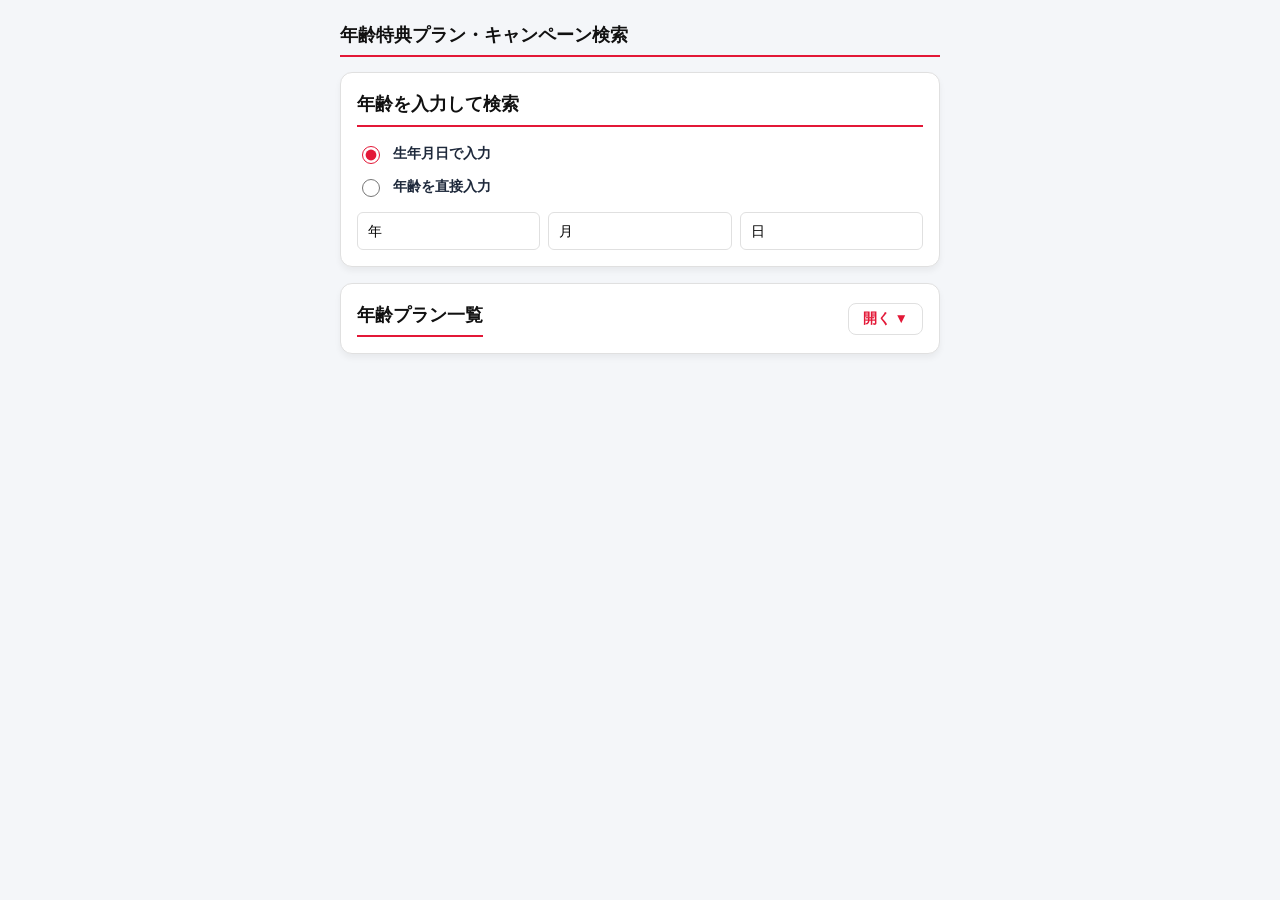
<file: age.html>
<!DOCTYPE html>
<html lang="ja">

<head>
  <meta charset="UTF-8">
  <meta name="viewport" content="width=device-width, initial-scale=1.0">
  <title>年齢別プラン・キャンペーン</title>
  <link rel="stylesheet" href="style.css">
  <style>
    html,
    body {
      overscroll-behavior-y: auto;
    }

    body {
      padding: 20px 16px 40px;
    }

    .birth-select-row {
      display: flex;
      align-items: center;
      gap: 8px;
    }

    .birth-select-row select {
      flex: 1;
      min-width: 0;
    }

    #birth-age-display {
      display: none;
      margin-top: 12px;
      font-weight: 700;
      font-size: 1rem;
      color: var(--primary-color);
    }

    #age-no-match {
      display: none;
      color: var(--text-sub);
      font-size: 0.9rem;
      padding: 8px 4px;
    }

    #age-year-oob-message {
      display: none;
      margin-top: 12px;
      color: var(--primary-color);
      font-weight: 700;
      font-size: 0.9rem;
      padding: 8px 4px;
    }


    .plan-result-card {
      border-left-width: 6px;
      border-left-style: solid;
      padding: 0;
      overflow: hidden;
    }

    .plan-card-header {
      display: flex;
      align-items: center;
      gap: 10px;
      width: 100%;
      border: none;
      background: transparent;
      margin: 0;
      padding: 16px;
      font: inherit;
      text-align: left;
      cursor: pointer;
      color: inherit;
    }

    .plan-card-header:focus-visible {
      outline: 2px solid var(--primary-color);
      outline-offset: -2px;
    }

    .plan-card-chevron {
      margin-left: auto;
      flex-shrink: 0;
      font-size: 0.8rem;
      color: var(--text-sub);
      transition: transform 0.2s ease;
    }

    .plan-card-header[aria-expanded="true"] .plan-card-chevron {
      transform: rotate(180deg);
    }

    .plan-card-body {
      display: none;
      padding: 0 16px 16px;
    }

    .plan-card-total-memo {
      display: none;
    }

    .result-card-carrier {
      display: inline-block;
      font-size: 0.75rem;
      font-weight: 700;
      padding: 2px 10px;
      border-radius: 999px;
      flex-shrink: 0;
    }

    .result-card-name {
      flex: 1;
      min-width: 0;
      font-size: 1.1rem;
      font-weight: 700;
      color: #111;
    }

    .result-card-name-age {
      font-size: 0.8rem;
      font-weight: 400;
      color: var(--text-sub);
      margin-left: 4px;
    }

    .result-card-age {
      font-size: 0.85rem;
      color: var(--text-sub);
      margin-top: -6px;
      margin-bottom: 12px;
    }

    .plan-sub-title {
      margin: 0 0 10px 0;
      font-size: 0.95rem;
      color: #555;
      font-weight: 700;
    }

    .no-discount-note {
      color: #888;
      font-size: 0.88rem;
    }

    .checkbox-label input[type="radio"] {
      width: 18px;
      height: 18px;
      flex-shrink: 0;
      accent-color: var(--primary-color);
    }

    .discount-master-label {
      font-weight: 700;
      margin-bottom: 10px;
    }

    .discount-options .checkbox-label:has(input:disabled) {
      opacity: 0.5;
    }

    .discount-options {
      padding-left: 1em;
    }

    #age-call-benefit-card .program-notice-box {
      margin-top: 0;
      margin-bottom: 10px;
    }

    #age-call-benefit-card .program-notice-box:last-child {
      margin-bottom: 0;
    }
    h1 {
      margin-top: 40px;
    }

    .age-overview-header {
      display: flex;
      align-items: center;
      justify-content: space-between;
      gap: 10px;
    }

    .age-overview-header h2 {
      margin: 0;
    }

    .age-overview-toggle-btn {
      flex-shrink: 0;
      border: 1px solid var(--border-color);
      background: #fff;
      border-radius: 8px;
      padding: 6px 14px;
      font-size: 0.85rem;
      font-weight: 700;
      color: var(--primary-color);
      cursor: pointer;
    }
  </style>
</head>

<body>
  <div class="container">
    <h2>年齢特典プラン・キャンペーン検索</h2>
    <div class="card">
      <h2>年齢を入力して検索</h2>
      <div class="checkbox-group" style="margin-bottom:14px;">
        <label class="checkbox-label">
          <input type="radio" name="age-input-mode" value="birth" checked onchange="onAgeInputModeChange()">
          生年月日で入力
        </label>
        <label class="checkbox-label">
          <input type="radio" name="age-input-mode" value="direct" onchange="onAgeInputModeChange()">
          年齢を直接入力
        </label>
      </div>

      <div id="birth-input-section">
        <div class="birth-select-row">
          <select id="birth-year" onchange="onBirthChange()" onkeydown="jumpToPlanResults(event)"></select>
          <select id="birth-month" onchange="onBirthChange()" onkeydown="jumpToPlanResults(event)"></select>
          <select id="birth-day" onchange="onBirthChange()" onkeydown="jumpToPlanResults(event)"></select>
        </div>
        <div id="age-year-oob-message">選択した年では対象となるプラン・キャンペーンがないため、月日は選択できません</div>
      </div>

      <div id="direct-age-input-section" style="display:none;">
        <div class="section" style="margin-bottom:0;">
          <label for="direct-age-input">年齢:</label>
          <input type="number" id="direct-age-input" min="0" max="120" placeholder="満年齢を入力" oninput="onDirectAgeChange()" onkeydown="jumpToPlanResults(event)">
        </div>
      </div>

      <div id="birth-age-display"></div>
    </div>

    <div class="card">
      <div class="age-overview-header">
        <h2>年齢プラン一覧</h2>
        <button type="button" class="age-overview-toggle-btn" id="age-overview-toggle-btn" aria-expanded="false" aria-controls="age-plan-overview-list" onclick="toggleAgePlanOverviewList()">開く ▼</button>
      </div>
      <div id="age-plan-overview-list" class="result-container" style="display:none;"></div>
    </div>

    <div id="age-results-section" style="display:none;">
      <div class="card">
        <h2>加入可能プラン一覧</h2>
        <div id="age-plan-list" class="result-container"></div>
        <div id="age-no-match">契約可能なプラン・キャンペーンがありません</div>
      </div>

      <div id="age-call-benefit-card" class="card" style="display:none;">
        <h2>対象の通話特典</h2>
        <div id="age-call-benefit-list"></div>
      </div>
    </div>
  </div>

  <script>
    // =======================================================================================================================
    // 📱 年齢別プランデータ（carrierdata.xlsx Sheet5 セクション1「年齢別プラン・キャンペーン」より）
    // =======================================================================================================================
    // キャリアごとの固定カラー（search.html と統一）
    const carrierColor = {
      docomo: "#ff0000",
      au: "#f57c00",
      UQ: "#7b1fa2",
      softbank: "#9e9e9e",
      Rakuten: "#ff00a7",
    };
    const carrierBgColor = {
      docomo: "#fff2f1",
      au: "#fff3e6",
      UQ: "#f3e8fb",
      softbank: "#f5f5f5",
      Rakuten: "#ffe9ef",
    };

    function buildPlanColor(carrier) {
      return {
        accent: carrierColor[carrier],
        bg: carrierBgColor[carrier],
      };
    }

    const agePlans = [
      {
        carrier: "docomo", carrierLabel: "docomo", plan: "U15はじめてスマホプラン",
        ageMin: 0, ageMax: 15, ageLabel: "15歳以下",
        strages: [{ giga: "5GB", price: 1815 }, { giga: "10GB", price: 2695 }],
        discounts: { family: [], card: [{ tier: 1, value: 187 }], net: null },
        deadline: "満19歳まで",
        memo: "最大12ヶ月間dポイント（500 / 1000）還元<br>家族間通話無料<br>みんなドコモ割カウント対象"
      },
      {
        carrier: "docomo", carrierLabel: "docomo", plan: "ドコモU22割",
        ageMin: 0, ageMax: 22, ageLabel: "22歳以下",
        strages: [{ giga: "~28GB", price: 2970 }, { giga: "28~30GB", price: 2970 }, { giga: "30GB~", price: 7898 }],
        discounts: { family: [{ tier: 1, value: 550 }, { tier: 2, value: 1210 }], card: [{ tier: 1, value: 220 }, { tier: 2, value: 550 }], net: 1210 },
        deadline: "7ヶ月間",
        memo: "7ヶ月以降通常ドコモMAX<br>家族間通話無料<br>みんなドコモ割カウント対象"
      },
      {
        carrier: "docomo", carrierLabel: "docomo", plan: "ドコモU29割",
        ageMin: 23, ageMax: 29, ageLabel: "23~29歳",
        strages: [{ giga: "~28GB", price: 2970 }, { giga: "28~30GB", price: 2970 }, { giga: "30GB~", price: 7898 }],
        discounts: { family: [{ tier: 1, value: 550 }, { tier: 2, value: 1210 }], card: [{ tier: 1, value: 220 }, { tier: 2, value: 550 }], net: 1210 },
        deadline: "3ヶ月間",
        memo: "3ヶ月以降通常ドコモMAX<br>家族間通話無料<br>みんなドコモ割カウント対象"
      },
      {
        carrier: "au", carrierLabel: "au", plan: "U12バリュープラン",
        ageMin: 5, ageMax: 12, ageLabel: "5~12歳",
        strages: [{ giga: "無制限", price: 1870 }],
        discounts: { family: [{ tier: 1, value: 1100 }], card: [{ tier: 1, value: 220 }], net: null },
        deadline: "無し",
        memo: "送受信最大30kbpsの低速通信<br>同一の「家族割」に加入への国内通話・SMS無料<br>家族割プラスのカウント対象外"
      },
      {
        carrier: "au", carrierLabel: "au", plan: "U18バリュープラン",
        ageMin: 5, ageMax: 18, ageLabel: "5~18歳",
        strages: [{ giga: "~3GB", price: 2398 }, { giga: "3~20GB", price: 4048 }],
        discounts: { family: [{ tier: 1, value: 220 }, { tier: 2, value: 550 }], card: [{ tier: 1, value: 220 }], net: 550 },
        deadline: "22歳まで",
        memo: "23歳以降は利用が3GB以下でも ￥4,048<br>家族割プラスのカウント対象"
      },
      {
        carrier: "au", carrierLabel: "au", plan: "シニアバリュープラン",
        ageMin: 60, ageMax: 999, ageLabel: "60歳以上",
        strages: [{ giga: "5GB", price: 4048 }],
        discounts: { family: [], card: [{ tier: 2, value: 220 }], net: 1100 },
        deadline: "無し",
        memo: "5分通話無料, 24時間通話無料が￥1,100<br>au PAYカードお支払い割はauじぶん銀行お支払いで代替でも割引適用"
      },
      {
        carrier: "softbank", carrierLabel: "softbank", plan: "スマホデビュープラン",
        ageMin: 5, ageMax: 18, ageLabel: "5~18歳（ガラケーからの乗り換え / 機種変更を除く）",
        strages: [{ giga: "4GB", price: 1078 }, { giga: "20GB", price: 2728 }],
        discounts: { family: [], card: [], net: null },
        deadline: "13ヶ月間",
        memo: "新規またはガラケーからの乗り換え / 機種変更のみ受付<br>14ヶ月目以降は4GBで￥2,596, 20GBで￥4,246<br>新みんな家族割カウント対象"
      },
      {
        carrier: "Rakuten", carrierLabel: "Rakuten", plan: "最強こども割",
        ageMin: 0, ageMax: 12, ageLabel: "12歳以下",
        strages: [{ giga: "~3GB", price: 528 }, { giga: "3~20GB", price: 1958 }, { giga: "20GB~", price: 3058 }],
        discounts: { family: [], card: [], net: null },
        deadline: "13歳誕生月前月まで",
        memo: "最強U-NEXTも割引対象で￥4,158"
      },
      {
        carrier: "Rakuten", carrierLabel: "Rakuten", plan: "最強青春割",
        ageMin: 13, ageMax: 22, ageLabel: "13~22歳",
        strages: [{ giga: "~3GB", price: 858 }, { giga: "3~20GB", price: 1958 }, { giga: "20GB~", price: 3058 }],
        discounts: { family: [], card: [], net: null },
        deadline: "23歳誕生月前月まで",
        memo: "最強U-NEXTも割引対象で￥4,158"
      },
      {
        carrier: "Rakuten", carrierLabel: "Rakuten", plan: "最強シニアプログラム",
        ageMin: 65, ageMax: 999, ageLabel: "65歳以上",
        strages: [{ giga: "~3GB", price: 858 }, { giga: "3~20GB", price: 1958 }, { giga: "20GB~", price: 3058 }],
        discounts: { family: [], card: [], net: null },
        deadline: "無し",
        memo: ""
      }
    ];

    // 📞 通話特典（セクション2）：年齢一致時に該当プランカード一覧の下へ注記表示
    const callBenefits = [
      {
        carrierLabel: "UQ mobile", plan: "トクトクプランⅡ",
        ageMin: 60, ageMax: 999,
        content: "24時間通話放題1,980円が880円に", price: 880, other: ""
      },
      {
        carrierLabel: "softbank", plan: "スマホデビュープラン",
        ageMin: 60, ageMax: 999,
        content: "24時間通話放題1,980円が880円に", price: 880, other: "ガラケーからの乗り換えまたは機種変更のみ対象"
      },
      {
        carrierLabel: "Rakuten", plan: "最強プラン",
        ageMin: 65, ageMax: 999,
        content: "15分通話無料つき<br>条件達成で実質割引", price: 880, other: ""
      }
    ];

    // キャリアごとの割引名称（同じ仕組みの割引でもキャリアによって呼び方が異なる）
    const discountLabels = {
      docomo: {
        family: 'みんなドコモ割',
        familyTier: tier => tier === 1 ? '（2回線）' : '（3回線以上）',
        card: 'dカードお支払い割',
        cardTier: tier => tier === 1 ? '（REGULAR）' : '（GOLD U / GOLD / PLUTINUM）',
        net: 'ドコモ光 / home 5G割',
      },
      au: {
        family: '家族割プラス',
        familyTier: tier => tier === 1 ? '（2回線）' : '（3回線以上）',
        card: 'au PAY カードお支払い割',
        cardTier: () => '',
        net: 'auスマートバリュー',
      },
      UQ: {
        family: '家族割プラス',
        familyTier: tier => tier === 1 ? '（2回線）' : '（3回線以上）',
        card: 'au PAY カードお支払い割',
        cardTier: () => '',
        net: 'auスマートバリュー',
      },
      softbank: {
        family: 'みんな家族割',
        familyTier: tier => tier === 1 ? '（2回線）' : '（3回線以上）',
        card: 'PayPayカード割',
        cardTier: () => '',
        net: 'おうち割 光セット',
      },
      Rakuten: {
        family: '家族割引',
        familyTier: tier => tier === 1 ? '（2回線）' : '（3回線以上）',
        card: '楽天カード支払い割',
        cardTier: () => '',
        net: '楽天ひかり割',
      },
    };

    function renderPlanCard(p, idx) {
      const color = buildPlanColor(p.carrier);
      const strageHtml = p.strages
        .map((s, i) => `
          <label class="checkbox-label">
            <input type="radio" name="strage-${idx}" value="${i}" onchange="updatePlanTotal(${idx})">
            ${s.giga}　￥${s.price.toLocaleString()}
          </label>`)
        .join('');

      const labels = discountLabels[p.carrier];
      let discountOptionsHtml = '';

      if (p.discounts.family.length === 2) {
        discountOptionsHtml += p.discounts.family.map((t, i) => `
          <label class="checkbox-label">
            <input type="checkbox" class="discount-cb-${idx} family-tier-${idx}" data-value="${t.value}" disabled
              onchange="handleTierExclusive(this, 'family-tier-${idx}'); updatePlanTotal(${idx})">
            ${labels.family}${labels.familyTier(i === 0 ? 1 : 2)}　▲￥${t.value.toLocaleString()}
          </label>`).join('');
      } else if (p.discounts.family.length === 1) {
        const t = p.discounts.family[0];
        discountOptionsHtml += `
          <label class="checkbox-label">
            <input type="checkbox" class="discount-cb-${idx}" data-value="${t.value}" disabled onchange="updatePlanTotal(${idx})">
            ${labels.family}${labels.familyTier(t.tier)}　▲￥${t.value.toLocaleString()}
          </label>`;
      }

      if (p.discounts.card.length === 2) {
        discountOptionsHtml += p.discounts.card.map((t, i) => `
          <label class="checkbox-label">
            <input type="checkbox" class="discount-cb-${idx} card-tier-${idx}" data-value="${t.value}" disabled
              onchange="handleTierExclusive(this, 'card-tier-${idx}'); updatePlanTotal(${idx})">
            ${labels.card}${labels.cardTier(i === 0 ? 1 : 2)}　▲￥${t.value.toLocaleString()}
          </label>`).join('');
      } else if (p.discounts.card.length === 1) {
        const t = p.discounts.card[0];
        discountOptionsHtml += `
          <label class="checkbox-label">
            <input type="checkbox" class="discount-cb-${idx}" data-value="${t.value}" disabled onchange="updatePlanTotal(${idx})">
            ${labels.card}${labels.cardTier(t.tier)}　▲￥${t.value.toLocaleString()}
          </label>`;
      }

      if (p.discounts.net !== null) {
        discountOptionsHtml += `
          <label class="checkbox-label">
            <input type="checkbox" class="discount-cb-${idx}" data-value="${p.discounts.net}" disabled onchange="updatePlanTotal(${idx})">
            ${labels.net}　▲￥${p.discounts.net.toLocaleString()}
          </label>`;
      }

      let discountHtml;
      if (discountOptionsHtml) {
        discountHtml = `
          <label class="checkbox-label discount-master-label">
            <input type="checkbox" id="discount-master-${idx}" onchange="toggleDiscountMaster(${idx})">
            割引を利用する
          </label>
          <div class="checkbox-group discount-options" id="discount-options-${idx}" style="margin-bottom:0;">
            ${discountOptionsHtml}
          </div>`;
      } else {
        discountHtml = `<div class="no-discount-note">対象の割引はありません</div>`;
      }

      return `
        <div class="card plan-result-card" style="border-left-color:${color.accent}; background:${color.bg};">
          <button type="button" class="plan-card-header" aria-expanded="false" aria-controls="plan-card-body-${idx}" onclick="togglePlanCard(${idx})">
            <span class="result-card-carrier" style="background:#fff; border:1.5px solid ${color.accent}; color:${color.accent};">${p.carrierLabel}</span>
            <span class="result-card-name">${p.plan}<span class="result-card-name-age">（${p.ageLabel}）</span></span>
            <span class="plan-card-chevron">▼</span>
          </button>

          <div class="plan-card-body" id="plan-card-body-${idx}">
            <div class="result-card-age">対象年齢：${p.ageLabel}</div>

            <div class="sub-container">
              <h3 class="plan-sub-title">月額</h3>
              <label>容量を選択:</label>
              <div class="checkbox-group" style="margin-bottom:0;">
                ${strageHtml}
              </div>
              <div class="subtotal-wrapper">
                <div class="subtotal-box bg-plan">月額: <span id="monthly-output-${idx}">￥0</span></div>
              </div>
            </div>

            <div class="sub-container">
              <h3 class="plan-sub-title">割引</h3>
              ${discountHtml}
              <div class="subtotal-wrapper">
                <div class="subtotal-box bg-discount">割引合計: <span id="discount-output-${idx}">▲￥0</span></div>
              </div>
            </div>

            <div class="plan-card-total-memo" id="plan-total-memo-${idx}">
              <div class="subtotal-wrapper" style="margin-top:14px;">
                <div class="subtotal-box" style="background:#fff; border:2px solid ${color.accent}; font-size:1rem;">
                  合計月額: <span id="total-output-${idx}" style="color:${color.accent};">￥0</span>
                </div>
              </div>

              <div class="program-notice-box">
                割引期限：${p.deadline}${p.memo ? `<br>${p.memo}` : ''}
              </div>
            </div>
          </div>
        </div>
      `;
    }

    // 年齢を入力する前から表示しておく「年齢プラン一覧」：全プランを読み取り専用で一覧表示する
    function getDiscountLines(p) {
      const labels = discountLabels[p.carrier];
      const lines = [];
      if (p.discounts.family.length === 2) {
        p.discounts.family.forEach((t, i) => {
          lines.push(`${labels.family}${labels.familyTier(i === 0 ? 1 : 2)}　▲￥${t.value.toLocaleString()}`);
        });
      } else if (p.discounts.family.length === 1) {
        const t = p.discounts.family[0];
        lines.push(`${labels.family}${labels.familyTier(t.tier)}　▲￥${t.value.toLocaleString()}`);
      }
      if (p.discounts.card.length === 2) {
        p.discounts.card.forEach((t, i) => {
          lines.push(`${labels.card}${labels.cardTier(i === 0 ? 1 : 2)}　▲￥${t.value.toLocaleString()}`);
        });
      } else if (p.discounts.card.length === 1) {
        const t = p.discounts.card[0];
        lines.push(`${labels.card}${labels.cardTier(t.tier)}　▲￥${t.value.toLocaleString()}`);
      }
      if (p.discounts.net !== null) {
        lines.push(`${labels.net}　▲￥${p.discounts.net.toLocaleString()}`);
      }
      return lines;
    }

    function renderPlanOverviewCard(p, idx) {
      const color = buildPlanColor(p.carrier);
      const strageHtml = p.strages.map(s => `${s.giga}　￥${s.price.toLocaleString()}`).join('<br>');
      const discountLines = getDiscountLines(p);
      const discountHtml = discountLines.length ? discountLines.join('<br>') : '対象の割引はありません';

      return `
        <div class="card plan-result-card" style="border-left-color:${color.accent}; background:${color.bg};">
          <button type="button" class="plan-card-header" aria-expanded="false" aria-controls="overview-plan-card-body-${idx}" onclick="toggleOverviewPlanCard(${idx})">
            <span class="result-card-carrier" style="background:#fff; border:1.5px solid ${color.accent}; color:${color.accent};">${p.carrierLabel}</span>
            <span class="result-card-name">${p.plan}<span class="result-card-name-age">（${p.ageLabel}）</span></span>
            <span class="plan-card-chevron">▼</span>
          </button>

          <div class="plan-card-body" id="overview-plan-card-body-${idx}">
            <div class="result-card-age">対象年齢：${p.ageLabel}</div>

            <div class="sub-container">
              <h3 class="plan-sub-title">月額</h3>
              <div>${strageHtml}</div>
            </div>

            <div class="sub-container">
              <h3 class="plan-sub-title">割引</h3>
              <div>${discountHtml}</div>
            </div>

            <div class="program-notice-box">
              割引期限：${p.deadline}${p.memo ? `<br>${p.memo}` : ''}
            </div>
          </div>
        </div>
      `;
    }

    function toggleOverviewPlanCard(idx) {
      const body = document.getElementById(`overview-plan-card-body-${idx}`);
      const header = body.previousElementSibling;
      const isOpen = body.style.display === 'block';
      body.style.display = isOpen ? 'none' : 'block';
      header.setAttribute('aria-expanded', String(!isOpen));
    }

    function renderPlanOverviewList() {
      document.getElementById('age-plan-overview-list').innerHTML =
        agePlans.map((p, idx) => renderPlanOverviewCard(p, idx)).join('');
    }

    // 「年齢プラン一覧」全体の開閉ボタン
    function toggleAgePlanOverviewList() {
      const list = document.getElementById('age-plan-overview-list');
      const btn = document.getElementById('age-overview-toggle-btn');
      const isOpen = list.style.display !== 'none';
      list.style.display = isOpen ? 'none' : '';
      btn.textContent = isOpen ? '開く ▼' : '閉じる ▲';
      btn.setAttribute('aria-expanded', String(!isOpen));
    }

    function togglePlanCard(idx) {
      const header = document.querySelector(`#plan-card-body-${idx}`).previousElementSibling;
      const body = document.getElementById(`plan-card-body-${idx}`);
      const isOpen = body.style.display === 'block';
      body.style.display = isOpen ? 'none' : 'block';
      header.setAttribute('aria-expanded', String(!isOpen));
    }

    // 割引の「マスターチェック」がON/OFFされたら、配下の各割引チェックボックスの有効/無効を切り替える
    function toggleDiscountMaster(idx) {
      const master = document.getElementById(`discount-master-${idx}`);
      const container = document.getElementById(`discount-options-${idx}`);
      if (!container) return;
      container.querySelectorAll('input[type="checkbox"]').forEach(cb => {
        cb.disabled = !master.checked;
        if (!master.checked) cb.checked = false;
      });
      updatePlanTotal(idx);
    }

    // 同一割引（家族割・カード割）内のティア①②は同時に選べないようにする
    function handleTierExclusive(checkbox, groupClass) {
      if (checkbox.checked) {
        document.querySelectorAll(`.${groupClass}`).forEach(other => {
          if (other !== checkbox) other.checked = false;
        });
      }
    }

    function updatePlanTotal(idx) {
      const p = agePlans[idx];
      const strageChecked = document.querySelector(`input[name="strage-${idx}"]:checked`);
      const strageIdx = strageChecked ? strageChecked.value : '';
      const monthlyPrice = strageIdx !== '' ? p.strages[strageIdx].price : 0;

      let discountTotal = 0;
      document.querySelectorAll(`.discount-cb-${idx}:checked`).forEach(cb => {
        discountTotal += parseInt(cb.dataset.value, 10);
      });

      document.getElementById(`monthly-output-${idx}`).textContent = `￥${monthlyPrice.toLocaleString()}`;
      document.getElementById(`discount-output-${idx}`).textContent = `▲￥${discountTotal.toLocaleString()}`;

      const total = strageIdx !== '' ? Math.max(0, monthlyPrice - discountTotal) : 0;
      document.getElementById(`total-output-${idx}`).textContent = `￥${total.toLocaleString()}`;

      document.getElementById(`plan-total-memo-${idx}`).style.display = strageIdx !== '' ? 'block' : 'none';
    }

    // =======================================================================================================================
    // 🎂 生年月日プルダウン：年（西暦＋元号）・月・日を選択させ、そこから満年齢を算出する
    // =======================================================================================================================
    const eraTable = [
      { key: 'showa', name: '昭和', start: new Date(1926, 11, 25), end: new Date(1989, 0, 7) },
      { key: 'heisei', name: '平成', start: new Date(1989, 0, 8), end: new Date(2019, 3, 30) },
      { key: 'reiwa', name: '令和', start: new Date(2019, 4, 1), end: null },
    ];

    // 指定した西暦年に重なる元号区間を返す（1989年・2019年のように年の途中で改元する年は2区間になる）
    function getEraSegmentsForYear(y) {
      const yearStart = new Date(y, 0, 1);
      const yearEnd = new Date(y, 11, 31);
      const segments = [];
      eraTable.forEach(era => {
        const segStart = era.start > yearStart ? era.start : yearStart;
        const effectiveEnd = era.end === null ? yearEnd : (era.end < yearEnd ? era.end : yearEnd);
        if (segStart <= effectiveEnd) {
          segments.push({
            key: era.key,
            name: era.name,
            eraYear: y - era.start.getFullYear() + 1,
            minMonth: segStart.getMonth() + 1,
            minDay: segStart.getDate(),
            maxMonth: effectiveEnd.getMonth() + 1,
            maxDay: effectiveEnd.getDate(),
          });
        }
      });
      return segments;
    }

    function populateBirthYearOptions() {
      const yearSelect = document.getElementById('birth-year');
      const currentYear = new Date().getFullYear();
      let options = '<option value="">年</option>';
      for (let y = currentYear; y >= currentYear - 100; y--) {
        getEraSegmentsForYear(y).forEach(seg => {
          const eraLabel = seg.eraYear === 1 ? `${seg.name}元年` : `${seg.name}${seg.eraYear}年`;
          options += `<option value="${y}-${seg.key}">${y}年（${eraLabel}）</option>`;
        });
      }
      yearSelect.innerHTML = options;
    }

    function populateBirthMonthOptions() {
      const yearSelect = document.getElementById('birth-year');
      const monthSelect = document.getElementById('birth-month');
      const prevValue = monthSelect.value;

      let minMonth = 1, maxMonth = 12;
      if (yearSelect.value) {
        const [yStr, key] = yearSelect.value.split('-');
        const seg = getEraSegmentsForYear(parseInt(yStr, 10)).find(s => s.key === key);
        if (seg) { minMonth = seg.minMonth; maxMonth = seg.maxMonth; }
      }

      let options = '<option value="">月</option>';
      for (let m = minMonth; m <= maxMonth; m++) {
        options += `<option value="${m}">${m}月</option>`;
      }
      monthSelect.innerHTML = options;

      if (prevValue && parseInt(prevValue, 10) >= minMonth && parseInt(prevValue, 10) <= maxMonth) {
        monthSelect.value = prevValue;
      }
    }

    function populateBirthDayOptions() {
      const yearSelect = document.getElementById('birth-year');
      const monthSelect = document.getElementById('birth-month');
      const daySelect = document.getElementById('birth-day');
      const prevValue = daySelect.value;

      const month = monthSelect.value ? parseInt(monthSelect.value, 10) : null;
      let minDay = 1;
      let maxDay = 31;

      if (yearSelect.value && month) {
        const [yStr, key] = yearSelect.value.split('-');
        const y = parseInt(yStr, 10);
        maxDay = new Date(y, month, 0).getDate();
        const seg = getEraSegmentsForYear(y).find(s => s.key === key);
        if (seg) {
          if (month === seg.minMonth) minDay = Math.max(minDay, seg.minDay);
          if (month === seg.maxMonth) maxDay = Math.min(maxDay, seg.maxDay);
        }
      }

      let options = '<option value="">日</option>';
      for (let d = minDay; d <= maxDay; d++) {
        options += `<option value="${d}">${d}日</option>`;
      }
      daySelect.innerHTML = options;

      if (prevValue && parseInt(prevValue, 10) >= minDay && parseInt(prevValue, 10) <= maxDay) {
        daySelect.value = prevValue;
      }
    }

    function calcAge(year, month, day) {
      const today = new Date();
      const birth = new Date(year, month - 1, day);
      let age = today.getFullYear() - birth.getFullYear();
      const hasHadBirthdayThisYear =
        (today.getMonth() > birth.getMonth()) ||
        (today.getMonth() === birth.getMonth() && today.getDate() >= birth.getDate());
      if (!hasHadBirthdayThisYear) age--;
      return age;
    }

    // 指定した満年齢にマッチするプランが1つでも存在するか
    function hasAnyPlanMatch(age) {
      return age >= 0 && agePlans.some(p => age >= p.ageMin && age <= p.ageMax);
    }

    // 年だけから、月日に関わらずマッチするプランが存在し得ない「対象外年」かどうかを判定する
    // （誕生日が今年まだ来ていない/来ている の2パターンの年齢どちらもマッチしなければ対象外）
    function isYearEligible(yearRaw) {
      const y = parseInt(yearRaw, 10);
      const ageIfBirthdayPassed = new Date().getFullYear() - y;
      return hasAnyPlanMatch(ageIfBirthdayPassed) || hasAnyPlanMatch(ageIfBirthdayPassed - 1);
    }

    // 結果表示エリアを隠す（年齢が未確定・不正な場合に呼ぶ）
    function clearResults() {
      document.getElementById('age-results-section').style.display = 'none';
      document.getElementById('birth-age-display').style.display = 'none';
    }

    // 満年齢が確定した時点で呼ぶ：プラン一覧・通話特典を年齢に応じて描画する
    function applyAge(age) {
      const resultsSection = document.getElementById('age-results-section');
      const ageDisplay = document.getElementById('birth-age-display');
      const listEl = document.getElementById('age-plan-list');
      const noMatchEl = document.getElementById('age-no-match');
      const callCard = document.getElementById('age-call-benefit-card');
      const callList = document.getElementById('age-call-benefit-list');

      if (isNaN(age) || age < 0) {
        clearResults();
        return;
      }

      ageDisplay.textContent = `満${age}歳`;
      ageDisplay.style.display = 'block';

      resultsSection.style.display = 'block';

      const matches = agePlans
        .map((p, idx) => ({ p, idx }))
        .filter(({ p }) => age >= p.ageMin && age <= p.ageMax);

      if (matches.length === 0) {
        listEl.innerHTML = '';
        noMatchEl.style.display = 'block';
      } else {
        noMatchEl.style.display = 'none';
        listEl.innerHTML = matches.map(({ p, idx }) => renderPlanCard(p, idx)).join('');
        matches.forEach(({ idx }) => updatePlanTotal(idx));
      }

      const matchedBenefits = callBenefits.filter(b => age >= b.ageMin && age <= b.ageMax);
      if (matchedBenefits.length > 0) {
        callCard.style.display = 'block';
        callList.innerHTML = matchedBenefits.map(b => `
          <div class="program-notice-box">
            <strong>${b.carrierLabel} / ${b.plan}</strong><br>
            ${b.content}　→　月額￥${b.price.toLocaleString()}
            ${b.other ? `<br>${b.other}` : ''}
          </div>
        `).join('');
      } else {
        callCard.style.display = 'none';
        callList.innerHTML = '';
      }
    }

    // 生年月日/年齢入力後にEnterキーが押されたら「加入可能プラン一覧」の先頭へジャンプする
    function jumpToPlanResults(e) {
      if (e.key !== 'Enter') return;
      const resultsSection = document.getElementById('age-results-section');
      if (resultsSection.style.display === 'none') return;
      e.preventDefault();
      resultsSection.scrollIntoView({ behavior: 'smooth', block: 'start' });
    }

    // 入力方法（生年月日/年齢直接入力）の切り替え
    function onAgeInputModeChange() {
      const mode = document.querySelector('input[name="age-input-mode"]:checked').value;
      const birthSection = document.getElementById('birth-input-section');
      const directSection = document.getElementById('direct-age-input-section');
      const oobMessage = document.getElementById('age-year-oob-message');

      if (mode === 'birth') {
        birthSection.style.display = 'block';
        directSection.style.display = 'none';
        document.getElementById('direct-age-input').value = '';
        onBirthChange();
      } else {
        birthSection.style.display = 'none';
        directSection.style.display = 'block';
        oobMessage.style.display = 'none';
        clearResults();
        document.getElementById('direct-age-input').focus();
      }
    }

    // 年齢を直接入力するモード
    function onDirectAgeChange() {
      const raw = document.getElementById('direct-age-input').value;
      if (raw === '') {
        clearResults();
        return;
      }
      applyAge(parseInt(raw, 10));
    }

    function onBirthChange() {
      populateBirthMonthOptions();
      populateBirthDayOptions();

      const yearVal = document.getElementById('birth-year').value;
      const monthSelect = document.getElementById('birth-month');
      const daySelect = document.getElementById('birth-day');
      const oobMessage = document.getElementById('age-year-oob-message');

      if (yearVal === '') {
        monthSelect.disabled = false;
        daySelect.disabled = false;
        oobMessage.style.display = 'none';
        clearResults();
        return;
      }

      const yearRaw = yearVal.split('-')[0];

      if (!isYearEligible(yearRaw)) {
        monthSelect.value = '';
        daySelect.value = '';
        monthSelect.disabled = true;
        daySelect.disabled = true;
        oobMessage.style.display = 'block';
        clearResults();
        return;
      }

      monthSelect.disabled = false;
      daySelect.disabled = false;
      oobMessage.style.display = 'none';

      const monthRaw = monthSelect.value;
      const dayRaw = daySelect.value;

      if (monthRaw === '' || dayRaw === '') {
        clearResults();
        return;
      }

      const age = calcAge(parseInt(yearRaw, 10), parseInt(monthRaw, 10), parseInt(dayRaw, 10));
      applyAge(age);
    }

    populateBirthYearOptions();
    populateBirthMonthOptions();
    populateBirthDayOptions();
    renderPlanOverviewList();

    // iframeの中から、親画面（ブラウザのタブ）のタイトルを強制的に書き換える
    if (window.parent !== window) {
      window.parent.document.title = "Veil";
    }
  </script>
</body>

</html>
</file>
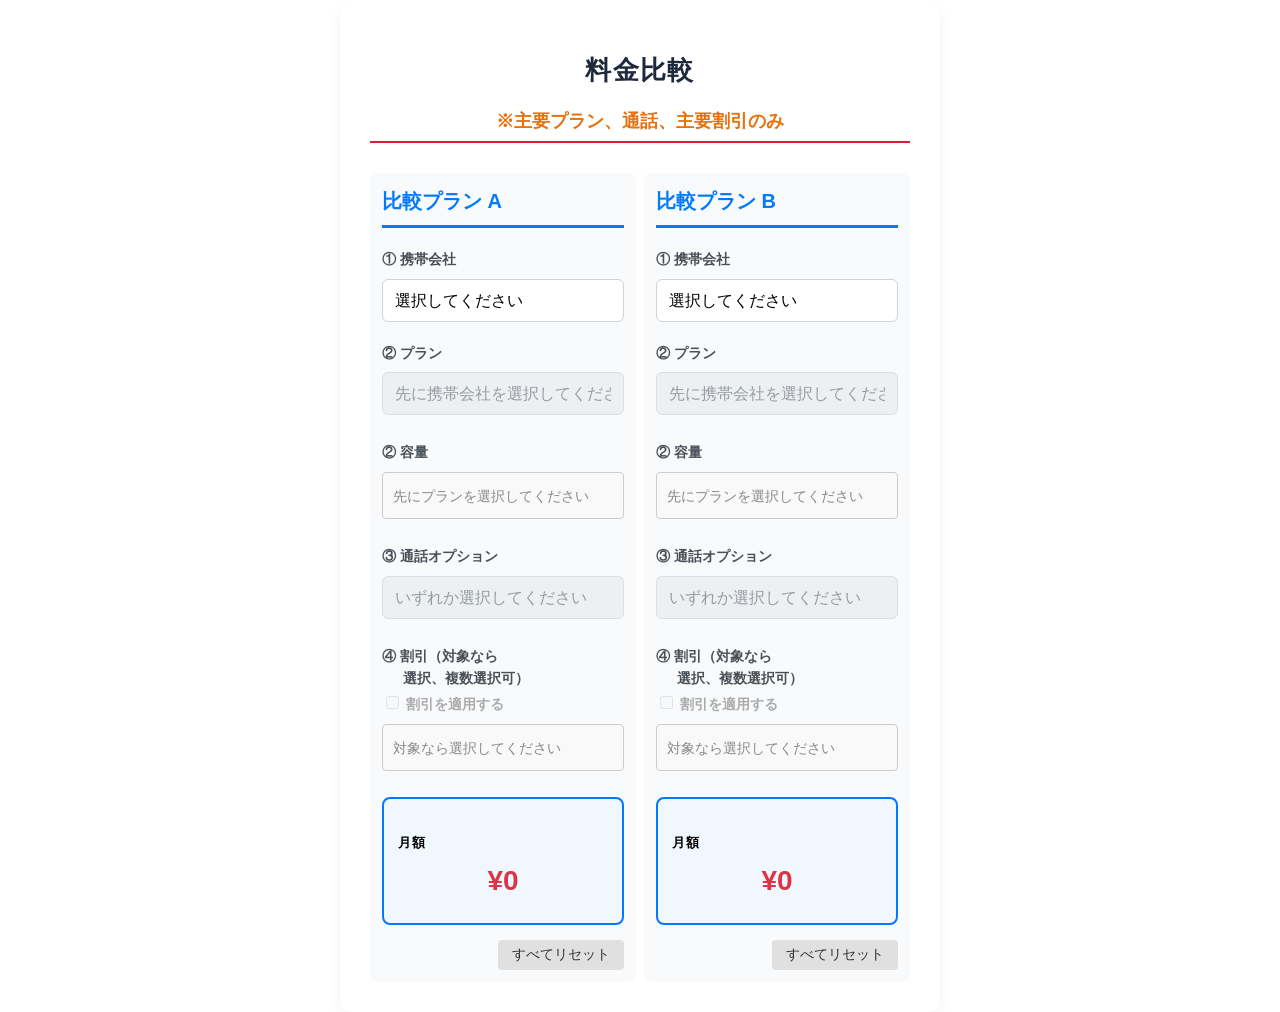
<file: compare.html>
<!DOCTYPE html>
<html lang="ja">

<head>
    <meta charset="UTF-8">
    <meta name="viewport" content="width=device-width, initial-scale=1.0">
    <title>携帯会社　料金比較</title>
    <!-- index.htmlで使っているCSSファイルをここでも読み込む -->
    <link rel="stylesheet" href="style.css">
    <style>
        html,
        body {
            /* 🚫 上下に引っ張ったときのブラウザ固有のバウンス（跳ね返り）を抑えつつ、
                  iframeとして埋め込まれた際に、下端/上端まで来たらスクロールを
                  親ページ（外側）へきちんと引き継げるよう "auto"（既定値）にする。
                  ※ "contain" や "none" だと、親ページへのスクロールの伝播（チェイン）が
                     ブロックされてしまい、スクロールバーを直接ドラッグしないと
                     動かせなくなってしまう */
            overscroll-behavior-y: auto;
        }

        body {
            background-color: transparent;
            margin-top: 0 !important;
            padding: 0 16px !important;
            font-family: -apple-system, BlinkMacSystemFont, "Segoe UI", Roboto, sans-serif;
        }

        /* 画面全体の白い大きなベース枠 */
        .sim-base-card {
            max-width: 600px;
            margin: 0 auto;
            background-color: #ffffff;
            padding: 30px;
            border-radius: 12px;
            box-shadow: 0 4px 12px rgba(0, 0, 0, 0.05);
        }

        .sim-title {
            /* 💡 共通style.cssのh2ルールがdisplay:flexを指定しており、
                  text-alignが効かなくなってしまうため、blockに戻す */
            display: block;
            text-align: center;
            margin-bottom: 30px;
            color: #e6710d;
            font-weight: bold;
        }

        /* 💡 1. プラン選択フォーム（上段）の横並び設定 */
        .sim-main-box {
            display: flex !important;
            flex-direction: row !important;
            width: 100% !important;
            box-sizing: border-box !important;

            /* 👈 左右の箱の間に 8px の隙間を開ける */
            gap: 8px !important;

            /* 💡 片方で割引を複数選択して縦に長くなっても、左右の高さを揃えて
                  合計金額欄（.sim-total-column、margin-top: auto）の下端が
                  常に揃うようにする */
            align-items: stretch !important;
        }

        .sim-plan-column {
            /* ⚠️ gap をあける場合は、50%だとハミ出るので「calc」で隙間分を引きます */
            width: calc(50% - 4px) !important;

            background-color: #f8fafc !important;
            /* 枠の中を着色 */
            border-radius: 8px !important;
            /* 角を少し丸めるとスマホアプリっぽくなります */
            padding: 12px !important;
            box-sizing: border-box !important;

            /* 💡 中身を縦方向のflexにして、コメント欄を一番下に固定できるようにする */
            display: flex !important;
            flex-direction: column !important;
        }

        /* 最後の要素（右側の枠）だけは、右側の境界線を消すとスッキリします */
        .compare-pane:last-child {
            border-right: none !important;
        }

        /* 各カラムのタイトル（枠の最上部に固定） */
        .sim-column-title {
            margin-top: 0;
            border-bottom: 3px solid #007bff;
            padding-bottom: 8px;
            color: #007bff;
            font-size: 20px;
        }

        /* 💡 2. 合計金額表示（各プラン枠の中に内包する） */
        .sim-total-column {
            width: 100%;
            box-sizing: border-box;
            background: #f0f7ff;
            /* 合計金額っぽく少し青みのある色に */
            border: 2px solid #007bff;
            border-radius: 8px;
            padding: 14px;
            text-align: center;
            margin-top: auto;
            /* 💡 内容量に関わらず、合計金額とリセットボタンがカラムの一番下に揃うようにする */
        }

        .sim-total-column p {
            margin: 5px 0;
            /* 上下のすき間をちょっと綺麗に整える */
            /* 💡 横並び固定(nowrap)をやめ、狭い枠でも折り返せるようにする */
            white-space: normal;
            overflow-wrap: break-word;
            word-break: break-word;
        }

        .sim-total-column .sim-result-title {
            font-size: 16px;
            color: #495057;
            margin: 0 0 5px 0;
            font-weight: bold;
            white-space: nowrap;
            overflow: hidden;
            text-overflow: ellipsis;
        }

        /* 💡 合計金額タイトルを①キャリア/②プラン名/③容量でネスト表示する。
              ラベル（①②③）は左詰め、値は改行した後インデントして表示する */
        .sim-title-line {
            display: block;
            text-align: left;
            font-weight: bold;
            font-size: 13px;
            margin-left: 0;
        }

        .sim-title-value {
            margin-left: 18px;
            margin-bottom: 10px;
            font-weight: 600;
            font-size: 8px;
            color: #1a1a1a;
            /* 💡 一番長い「auバリューリンク マネ活2」でも折り返さず1行に収まるサイズに統一 */
            white-space: nowrap;
            overflow: hidden;
            text-overflow: ellipsis;
        }

        .sim-title-value:last-of-type {
            margin-bottom: 4px;
        }

        /* 💡「40GB（増量オプションⅡ　￥550 追加後）」等、長い容量名が
              省略(…)されて途中で切れてしまわないよう、③容量の値だけは
              1行固定をやめて折り返しを許可し、必ず全文が見えるようにする */
        .sim-title-value-strage {
            font-size: 7px;
            white-space: normal;
            overflow: visible;
            text-overflow: clip;
            word-break: keep-all;
            overflow-wrap: break-word;
        }

        .sim-title-label-company {
            color: #007bff;
        }

        .sim-title-label-plan {
            color: #2e9e5b;
        }

        .sim-title-label-strage {
            color: #e07b00;
        }

        .sim-total-column .sim-monthly-label {
            font-size: 13px;
            font-weight: bold;
            color: #000000;
            text-align: left;
            margin: 20px 0 2px 0;
            letter-spacing: 0.05em;
            white-space: nowrap;
        }

        .sim-result-price {
            font-size: 28px;
            font-weight: bold;
            color: #dc3545;
            margin: 0;
        }

        /* 💡 スマホ幅では、プラン枠が画面の半分しかなく窮屈になるため、
              合計金額の文字サイズを小さくしてはみ出しを防ぐ */
        @media (max-width: 480px) {
            .sim-total-column .sim-result-title {
                font-size: 11px;
            }

            .sim-result-price {
                font-size: 20px;
            }
        }

        /* 各フォームパーツの装飾 */
        .sim-field {
            margin-bottom: 20px;
        }

        .sim-field label {
            display: block;
            font-weight: bold;
            font-size: 14px;
            margin-bottom: 8px;
            color: #495057;
        }

        /* 💡「④ 割引」ラベルも、改行後の2行目を1文字分字下げする */
        .sim-field label.sim-discount-label {
            text-align: left;
            padding-left: 1.5em;
            text-indent: -1.5em;
        }

        .sim-field select {
            width: 100%;
            padding: 12px;
            font-size: 16px;
            border-radius: 6px;
            border: 1px solid #ced4da;
            background-color: #fff;
        }

        .sim-field select:disabled {
            background-color: #e9ecef;
            color: #6c757d;
            cursor: not-allowed;
        }

        /* チェックボックス・コメント・リセットボタン等の装飾 */
        .sim-checkbox-container {
            background: #f9f9f9;
            border: 1px solid #ccc;
            padding: 10px;
            border-radius: 4px;
            min-height: 38px;
        }

        .sim-checkbox-container .sim-checkbox-label {
            display: flex;
            align-items: flex-start;
            gap: 8px;
            margin-bottom: 5px;
            cursor: pointer;
        }

        .sim-checkbox-container .sim-checkbox-label input {
            flex-shrink: 0;
            margin-top: 3px;
        }

        .sim-checkbox-container .sim-checkbox-label span {
            flex: 1;
            min-width: 0;
            /* 💡「セット割」のような単語の途中で改行されてしまうのを防ぎ、
                  単語（カタカナ・漢字の連続）を保ったまま、区切りの良い位置
                  （スペースや記号の前後）で改行されるようにする */
            word-break: keep-all;
            overflow-wrap: break-word;
            /* 💡 2行目以降を字下げする「ぶら下げインデント」。
                  padding-leftで全体を右にずらし、1行目だけtext-indentで
                  元の位置に戻すことで、2行目以降だけがインデントされる。
                  ※ 1em(1文字分)だと「お支払い割」等が入りきらず3行になって
                     しまうため、0.7emに抑えて2行に収まるようにしている */
            text-align: left;
            padding-left: 0.2em;
            text-indent: -0.2em;
        }

        .sim-placeholder {
            color: #888;
            font-size: 0.9em;
        }

        .sim-reset-box {
            margin-top: 15px;
            text-align: right;
        }

        .sim-reset-btn {
            background: #e0e0e0;
            border: none;
            padding: 6px 14px;
            border-radius: 4px;
            cursor: pointer;
            font-size: 0.85em;
            color: #333;
            transition: background 0.2s;
        }

        .sim-reset-btn:hover {
            background: #d5d5d5;
        }

        .sim-total-column .sim-error-message {
            color: #dc3545;
            background-color: #f8d7da;
            border: 1px solid #f5c6cb;
            padding: 10px;
            border-radius: 5px;
            margin: 10px 0;
            font-size: 11px;
            font-weight: bold;
            text-align: center;
            white-space: nowrap;
            overflow: hidden;
            text-overflow: ellipsis;
        }

        h2 {
            margin-top: 0 !important;
            /* <h2>の上の隙間を限界まで狭くする */
        }

        /* 💡 各項目（容量・通話オプション・割引）の真下に出す内訳（小計）表示 */
        .sim-item-subtotal {
            text-align: right;
            font-size: 13px;
            font-weight: bold;
            margin-top: 6px;
            color: #495057;
            white-space: nowrap;
            overflow: hidden;
            text-overflow: ellipsis;
        }

        .sim-item-subtotal.is-discount {
            color: #0d6efd;
        }

        /* 💡「選択中：」とプラン名を2行に分け、プラン名は「選択中：」より小さく表示する */
        .sim-plan-subtotal-label {
            display: block;
            text-align: left;
            font-size: 14px;
        }

        .sim-plan-subtotal-value {
            display: block;
            text-align: left;
            margin-left: 14px;
            font-size: 11px;
            font-weight: normal;
            overflow: hidden;
            text-overflow: ellipsis;
            white-space: nowrap;
        }

        /* 💡 スマホ幅ではさらに文字を小さくして、省略（...）されずに収まりやすくする */
        @media (max-width: 480px) {
            .sim-total-column .sim-error-message {
                font-size: 9px;
            }

            .sim-plan-subtotal-label {
                font-size: 12px;
            }

            .sim-plan-subtotal-value {
                font-size: 10px;
            }
        }

        /* 💡 以前はiframe埋め込み時のフッター被り防止でここに余白を追加していたが、
              親ページ側で専用スクロールエリアを導入したことで不要になったため削除 */
    </style>
</head>

<body>

    <div class="sim-base-card">
        <h1 class="veil-outer-title">料金比較</h1>
        <h2 class="sim-title">※主要プラン、通話、主要割引のみ</h2>

        <!-- 1. 上段：プラン選択エリア（左右に並ぶ） -->
        <div class="sim-main-box">

            <!-- 左側プランフォーム -->
            <div class="sim-plan-column">
                <h3 class="sim-column-title">比較プラン A</h3>

                <div class="sim-field">
                    <label>① 携帯会社</label>
                    <select id="sim-left-company" onchange="sim_updatePlans('left')">
                        <option value="">選択してください</option>
                        <option value="docomo">docomo</option>
                        <option value="au">au</option>
                        <option value="UQ">UQ mobile</option>
                        <option value="softbank">softbank</option>
                        <option value="Ymobile">Y! mobile</option>
                        <option value="Rakuten">Rakuten</option>
                    </select>
                </div>

                <div class="sim-field">
                    <label>② プラン</label>
                    <select id="sim-left-plan" onchange="sim_updateStrages('left')" disabled>
                        <option value="">先に携帯会社を選択してください</option>
                    </select>
                    <div id="sim-left-plan-subtotal" class="sim-item-subtotal"></div>
                </div>

                <div class="sim-field">
                    <label>② 容量</label>
                    <div id="sim-left-strage-container" class="sim-checkbox-container">
                        <span class="sim-placeholder">先にプランを選択してください</span>
                    </div>
                    <div id="sim-left-strage-subtotal" class="sim-item-subtotal"></div>
                </div>

                <div class="sim-field">
                    <label>③ 通話オプション</label>
                    <select id="sim-left-option" onchange="sim_calculateTotal('left')" disabled>
                        <option value="">いずれか選択してください</option>
                    </select>
                    <div id="sim-left-option-subtotal" class="sim-item-subtotal"></div>
                </div>

                <div class="sim-field">
                    <label class="sim-discount-label">④ 割引（対象なら<br>選択、複数選択可）</label>
                    <label class="sim-checkbox-label sim-discount-toggle-label">
                        <input type="checkbox" id="sim-left-discount-toggle" onchange="sim_toggleDiscountEnabled('left')" disabled>
                        <span>割引を適用する</span>
                    </label>
                    <div id="sim-left-discount-container" class="sim-checkbox-container">
                        <span class="sim-placeholder">対象なら選択してください</span>
                    </div>
                    <div id="sim-left-discount-subtotal" class="sim-item-subtotal is-discount"></div>
                </div>

                <div class="sim-field" id="sim-left-use-field" style="display: none;">
                    <label>利用年数</label>
                    <select id="sim-left-use" onchange="sim_calculateTotal('left')">
                        <option value="">利用年数を選択してください</option>
                    </select>
                    <div id="sim-left-use-subtotal" class="sim-item-subtotal is-discount"></div>
                </div>

                <div class="sim-field" id="sim-left-family-field" style="display: none;">
                    <label>家族グループ人数</label>
                    <select id="sim-left-family" onchange="sim_calculateTotal('left')">
                        <option value="">家族割対象人数を選択してください</option>
                    </select>
                    <div id="sim-left-family-subtotal" class="sim-item-subtotal is-discount"></div>
                </div>

                <div class="sim-field" id="sim-left-card-field" style="display: none;">
                    <label>カード券種</label>
                    <select id="sim-left-card" onchange="sim_calculateTotal('left')">
                        <option value="">カードを選択してください</option>
                    </select>
                    <div id="sim-left-card-subtotal" class="sim-item-subtotal is-discount"></div>
                </div>

                <div class="sim-field" id="sim-left-select-field" style="display: none;">
                    <label>割引種類</label>
                    <select id="sim-left-select" onchange="sim_calculateTotal('left')">
                        <option value="">いずれかの割引を選択してください</option>
                    </select>
                </div>

                <!-- 💡 合計金額をこのプラン枠の中に内包する -->
                <div class="sim-total-column">
                    <div id="sim-left-total-container">
                        <p class="sim-result-title"></p>
                        <p class="sim-monthly-label">月額</p>
                        <p class="sim-result-price"><span id="sim-left-total">¥0</span></p>
                    </div>
                    <p id="sim-left-error-msg" class="sim-error-message" style="display: none;"></p>
                </div>

                <div class="sim-reset-box">
                    <button type="button" class="sim-reset-btn" onclick="sim_resetAll('left')">すべてリセット</button>
                </div>
            </div>

            <!-- 右側プランフォーム -->
            <div class="sim-plan-column">
                <h3 class="sim-column-title">比較プラン B</h3>

                <div class="sim-field">
                    <label>① 携帯会社</label>
                    <select id="sim-right-company" onchange="sim_updatePlans('right')">
                        <option value="">選択してください</option>
                        <option value="docomo">docomo</option>
                        <option value="au">au</option>
                        <option value="UQ">UQ mobile</option>
                        <option value="softbank">softbank</option>
                        <option value="Ymobile">Y! mobile</option>
                        <option value="Rakuten">Rakuten</option>
                    </select>
                </div>

                <div class="sim-field">
                    <label>② プラン</label>
                    <select id="sim-right-plan" onchange="sim_updateStrages('right')" disabled>
                        <option value="">先に携帯会社を選択してください</option>
                    </select>
                    <div id="sim-right-plan-subtotal" class="sim-item-subtotal"></div>
                </div>

                <div class="sim-field">
                    <label>② 容量</label>
                    <div id="sim-right-strage-container" class="sim-checkbox-container">
                        <span class="sim-placeholder">先にプランを選択してください</span>
                    </div>
                    <div id="sim-right-strage-subtotal" class="sim-item-subtotal"></div>
                </div>

                <div class="sim-field">
                    <label>③ 通話オプション</label>
                    <select id="sim-right-option" onchange="sim_calculateTotal('right')" disabled>
                        <option value="">いずれか選択してください</option>
                    </select>
                    <div id="sim-right-option-subtotal" class="sim-item-subtotal"></div>
                </div>

                <div class="sim-field">
                    <label class="sim-discount-label">④ 割引（対象なら<br>選択、複数選択可）</label>
                    <label class="sim-checkbox-label sim-discount-toggle-label">
                        <input type="checkbox" id="sim-right-discount-toggle" onchange="sim_toggleDiscountEnabled('right')" disabled>
                        <span>割引を適用する</span>
                    </label>
                    <div id="sim-right-discount-container" class="sim-checkbox-container">
                        <span class="sim-placeholder">対象なら選択してください</span>
                    </div>
                    <div id="sim-right-discount-subtotal" class="sim-item-subtotal is-discount"></div>
                </div>

                <div class="sim-field" id="sim-right-use-field" style="display: none;">
                    <label>利用年数</label>
                    <select id="sim-right-use" onchange="sim_calculateTotal('right')">
                        <option value="">利用年数を選択してください</option>
                    </select>
                    <div id="sim-right-use-subtotal" class="sim-item-subtotal is-discount"></div>
                </div>

                <div class="sim-field" id="sim-right-family-field" style="display: none;">
                    <label>家族グループ人数</label>
                    <select id="sim-right-family" onchange="sim_calculateTotal('right')">
                        <option value="">家族割対象人数を選択してください</option>
                    </select>
                    <div id="sim-right-family-subtotal" class="sim-item-subtotal is-discount"></div>
                </div>

                <div class="sim-field" id="sim-right-card-field" style="display: none;">
                    <label>カード券種</label>
                    <select id="sim-right-card" onchange="sim_calculateTotal('right')">
                        <option value="">カードを選択してください</option>
                    </select>
                    <div id="sim-right-card-subtotal" class="sim-item-subtotal is-discount"></div>
                </div>

                <div class="sim-field" id="sim-right-select-field" style="display: none;">
                    <label>割引種類</label>
                    <select id="sim-right-select" onchange="sim_calculateTotal('right')">
                        <option value="">いずれかの割引を選択してください</option>
                    </select>
                </div>

                <!-- 💡 合計金額をこのプラン枠の中に内包する -->
                <div class="sim-total-column">
                    <div id="sim-right-total-container">
                        <p class="sim-result-title"></p>
                        <p class="sim-monthly-label">月額</p>
                        <p class="sim-result-price"><span id="sim-right-total">¥0</span></p>
                    </div>
                    <p id="sim-right-error-msg" class="sim-error-message" style="display: none;"></p>
                </div>

                <div class="sim-reset-box">
                    <button type="button" class="sim-reset-btn" onclick="sim_resetAll('right')">すべてリセット</button>
                </div>
            </div>
        </div>
    </div>

    <style>
        /* 既存のスタイル */
        .sim-checkbox-container {
            background: #f9f9f9;
            border: 1px solid #ccc;
            padding: 10px;
            border-radius: 4px;
            min-height: 38px;
        }

        .sim-checkbox-container .sim-checkbox-label {
            display: flex;
            align-items: flex-start;
            gap: 8px;
            margin-bottom: 5px;
            cursor: pointer;
        }

        .sim-checkbox-container .sim-checkbox-label input {
            flex-shrink: 0;
            margin-top: 3px;
        }

        .sim-checkbox-container .sim-checkbox-label span {
            flex: 1;
            min-width: 0;
            /* 💡「セット割」のような単語の途中で改行されてしまうのを防ぎ、
                  単語（カタカナ・漢字の連続）を保ったまま、区切りの良い位置
                  （スペースや記号の前後）で改行されるようにする */
            word-break: keep-all;
            overflow-wrap: break-word;
            /* 💡 2行目以降を字下げする「ぶら下げインデント」。
                  padding-leftで全体を右にずらし、1行目だけtext-indentで
                  元の位置に戻すことで、2行目以降だけがインデントされる。
                  ※ 1em(1文字分)だと「お支払い割」等が入りきらず3行になって
                     しまうため、0.7emに抑えて2行に収まるようにしている */
            text-align: left;
            padding-left: 0.2em;
            text-indent: -0.2em;
        }

        .sim-placeholder {
            color: #888;
            font-size: 0.9em;
        }

        /* 💡「割引を適用するか」トグルチェックボックス。有効化するまで各割引項目は選択不可にする */
        .sim-discount-toggle-label {
            margin: -4px 0 8px 0;
            font-weight: bold;
        }

        .sim-discount-toggle-label input:disabled {
            cursor: not-allowed;
        }

        .sim-checkbox-container .sim-checkbox-label input:disabled+span {
            color: #aaa;
        }

        /* 💡 割引チェックボックスの直下に移動してきた連動プルダウン（人数・カード種類等）の見た目 */
        .sim-checkbox-container .sim-field {
            margin: 4px 0 12px 26px;
            padding-left: 10px;
            border-left: 3px solid #007bff;
        }

        .sim-checkbox-container .sim-field label {
            font-size: 13px;
            margin-bottom: 4px;
        }

        .sim-checkbox-container .sim-field select {
            width: 100%;
            max-width: 100%;
            box-sizing: border-box;
            padding: 4px 8px;
            font-size: 12px;
        }

        /* 【新規追加】リセットボタンのスタイル */
        .sim-reset-box {
            margin-top: 15px;
            text-align: right;
        }

        .sim-reset-btn {
            background: #e0e0e0;
            border: none;
            padding: 6px 14px;
            border-radius: 4px;
            cursor: pointer;
            font-size: 0.85em;
            color: #333;
            transition: background 0.2s;
        }

        .sim-reset-btn:hover {
            background: #d5d5d5;
        }

        #comment-display-area {
            white-space: pre-wrap;
            /* 💡これを指定すると、\n や改行がそのまま画面で改行されます */
        }
    </style>

    <script>
        // =======================================================================================================================
        // 📱 携帯料金マスターデータ
        // =======================================================================================================================
        const simData = {
            plans: {
                docomo: [
                    {
                        id: "d_MAX",
                        name: "ドコモMAX",
                        allowOption: true,
                        denyOptions: ["d_opt_5mAh", "d_opt_fullAh"],
                        allowDiscount: true,
                        comment: "Lemino, dアニメストア, DAZN, NBA・docomoのうちいずれか2つまで見放題（毎月切り替え可能）。<br>使用量に応じて料金が変動。",
                        strages: [
                            { giga: "~1GB", price: 5698 },
                            { giga: "1~3GB", price: 6798 },
                            { giga: "3GB~", price: 8448 }
                        ]
                    },
                    {
                        id: "d_MAXPt",
                        name: "ドコモポイ活MAX",
                        allowOption: true,
                        denyOptions: ["d_opt_5mAh", "d_opt_fullAh"],
                        allowDiscount: true,
                        comment: "dポイント最大5,000ptで実質値引き。<br>ドコモMAX同様4種類のうち2つの動画配信サイトが見放題。",
                        strages: [{ giga: "無制限", price: 11748 }]
                    },
                    {
                        id: "d_Pt20",
                        name: "ドコモポイ活20",
                        allowOption: true,
                        denyOptions: ["d_opt_5mAh", "d_opt_fullAh"],
                        allowDiscount: true,
                        denyDiscounts: ["d_disc_old"],
                        comment: "dポイント最大2,500ptで実質値引き。ポイ活を始めてみたい人<br>向け。<br>使用量20GBを境に料金が変動。",
                        strages: [
                            { giga: "~20GB", price: 7898 },
                            { giga: "20GB~", price: 9570 }
                        ]
                    },
                    {
                        id: "d_mini",
                        name: "ドコモmini",
                        allowOption: true,
                        denyOptions: ["d_opt_5mAh", "d_opt_fullAh"],
                        allowDiscount: true,
                        denyDiscounts: ["d_disc_family", "d_disc_old"],
                        comment: "2種類の小容量の定額プラン。<br>キャリアメールは別途契約が必要なことに注意。",
                        strages: [
                            { giga: "4GB", price: 2750 },
                            { giga: "10GB~", price: 3850 }
                        ]
                    },
                    {
                        id: "d_ahamo",
                        name: "ahamo",
                        allowOption: true,
                        denyOptions: ["d_opt_5m", "d_opt_full"],
                        allowDiscount: false,
                        comment: "割引無しの高コスパ最強プラン。<br>5分間かけ放題付きかつ+80GBのオプションも選べてあらゆる人が使いやすいプラン。",
                        strages: [
                            { giga: "30GB", price: 2970 },
                            { giga: "110GB（大盛りオプション　￥1,980 追加後）", price: 4950 }
                        ]
                    }
                ],
                au: [
                    {
                        id: "a_vl", name: "auバリューリンクプラン",
                        allowDiscount: true,
                        comment: "無制限プランの基本サービスにPontaパスと地震サポートが<br>加わったプラン。<br>使用量に応じて料金が変動。",
                        strages: [
                            { giga: "~1GB", price: 6358 },
                            { giga: "1GB~", price: 8008 }
                        ]
                    },
                    {
                        id: "a_vlmn", name: "auバリューリンク マネ活2",
                        allowDiscount: true,
                        denyDiscounts: ["a_disc_family", "a_disc_card"],
                        comment: "auスマートバリュー、au PAYとauじぶん銀行利用で最大￥5,800分の実質値引き。<br>Pontaパスと地震サポートも付帯。",
                        strages: [{ giga: "無制限", price: 9328 }]
                    },
                    {
                        id: "a_full", name: "使い放題MAX+",
                        allowDiscount: true,
                        comment: "シンプルな無制限プラン。<br>1GBを境に料金が変動。",
                        strages: [{ giga: "無制限", price: 7788 }]
                    },
                    {
                        id: "a_fullmn", name: "使い放題MAX+ マネ活2",
                        allowDiscount: true,
                        denyDiscounts: ["a_disc_family", "a_disc_card"],
                        comment: "使い放題MAX+にマネ活が加わったプラン。<br>auスマートバリュー、au PAYとauじぶん銀行利用で最大￥5,800分の実質値引き。",
                        strages: [{ giga: "無制限", price: 9108 }]
                    },
                    {
                        id: "a_mini", name: "スマホミニプラン+",
                        allowDiscount: true,
                        comment: "最大5GBの小容量プラン。<br>それぞれ1GBと3GBで料金が変動。",
                        strages: [
                            { giga: "~1GB", price: 4928 },
                            { giga: "1~3GB", price: 6578 },
                            { giga: "3~5GB", price: 8228 }
                        ]
                    }
                ],
                UQ: [
                    {
                        id: "u_komi", name: "コミコミプランバリュー",
                        allowOption: true,
                        denyOptions: ["u_opt_10mToku", "u_opt_fullToku", "u_opt_60mToku"],
                        allowDiscount: true,
                        denyDiscounts: ["u_disc_family", "u_disc_select"],
                        comment: "35GBの定額プランで10分かけ放題付き。<br>Pontaパスとau Starlink Directが追加料金無しで利用可能。<br>データの繰り越しも可能。<br>新規加入なら「コミコミおトク割」で13ヶ月間月額￥660割引（14ヶ月目以降はau PAY ゴールドカード支払いで継続）。",
                        strages: [
                            { giga: "35GB", price: 3828 },
                            { giga: "40GB（増量オプションⅡ　￥550 追加後）", price: 4378 }
                        ]
                    },
                    {
                        id: "a_toku", name: "トクトクプラン2",
                        allowOption: true,
                        denyOptions: ["u_opt_10mKomi", "u_opt_fullKomi"],
                        allowDiscount: true,
                        denyDiscounts: ["u_disc_komi_toku"],
                        comment: "5GBを境に料金が変動。<br>金額は異なるが自宅セット割か家族セット割の割引を選択可能で、より広い範囲で割引適用が可能。",
                        strages: [
                            { giga: "~5GB", price: 4048 },
                            { giga: "~5GB（増量オプションⅡ　￥550 追加後）", price: 4598 },
                            { giga: "5~30GB", price: 2948 },
                            { giga: "5~35GB（増量オプションⅡ　￥550 追加後）", price: 3498 }
                        ]
                    }
                ],
                softbank: [
                    {
                        id: "s_pay", name: "ペイトク2",
                        allowOption: true,
                        allowDiscount: true,
                        denyDiscounts: ["s_family_2mini", "s_family_3mini"],
                        comment: "PayPayカード ゴールド所持でさらにお得。<br>PayPayカード ゴールドなら月額の支払い充当で割引額UPと、還元率10%に増加で月上限￥4,000相当。",
                        strages: [
                            { giga: "無制限", price: 10538 }
                        ]
                    },
                    {
                        id: "s_flat", name: "テイガク無制限",
                        allowOption: true,
                        allowDiscount: true,
                        denyDiscounts: ["s_family_2mini", "s_family_3mini"],
                        comment: "シンプルな無制限プラン。",
                        strages: [
                            { giga: "無制限", price: 8008 }
                        ]
                    },
                    {
                        id: "s_mini", name: "ミニフィット2",
                        allowOption: true,
                        allowDiscount: true,
                        denyDiscounts: ["s_family_2", "s_family_3"],
                        comment: "2GBを境に月額料金が変動する5GBまでの小容量プラン。<br>他プランと異なり、新みんな家族割の割引額が小さいので注意。",
                        strages: [
                            { giga: "~2GB", price: 5258 },
                            { giga: "2~5GB", price: 6358 }
                        ]
                    }
                ],
                Ymobile: [
                    {
                        id: "y_3s", name: "シンプル3 S",
                        allowOption: true,
                        denyOptions: ["y_opt_10m3l", "y_opt_full3l"],
                        allowDiscount: true,
                        denyDiscounts: ["y_disc_ele", "y_disc_toku"],
                        comment: "小容量プランで各種割引の重複が可能で、PayPayカードは<br>ゴールドならさらに割引。<br>ただし、でんきセット(E)は対象外で家族割引は2回線目以降から<br>適用。",
                        strages: [
                            { giga: "5GB", price: 3278 },
                            { giga: "7GB（￥550 追加後）", price: 3828 }
                        ]
                    },
                    {
                        id: "y_3m", name: "シンプル3 M",
                        allowOption: true,
                        denyOptions: ["y_opt_10m3l", "y_opt_full3l"],
                        allowDiscount: true,
                        comment: "中容量プランで各種割引の重複が可能で、PayPayカードは<br>ゴールドならさらに割引。<br>家族割引は2回線目以降から適用なので注意。<br>新規加入・プラン変更なら「超！おトク割」で加入翌月から1年間月額￥1,100割引（他の割引との併用不可）。",
                        strages: [
                            { giga: "30GB", price: 4378 },
                            { giga: "35GB（￥550 追加後）", price: 4928 }
                        ]
                    },
                    {
                        id: "y_3l", name: "シンプル3 L",
                        allowOption: true,
                        denyOptions: ["y_opt_10m", "y_opt_full"],
                        allowDiscount: true,
                        comment: "10分国内かけ放題がついた中容量プランで各種割引重複可能。<br>PayPayカードはゴールドでさらにお得で、家族割引は2回線目以降から適用なので注意。<br>新規加入・プラン変更なら「超！おトク割」で加入翌月から1年間月額￥1,100割引（他の割引との併用不可）。",
                        strages: [
                            { giga: "35GB", price: 5478 },
                            { giga: "40GB（￥550 追加後）", price: 6028 }
                        ]
                    }
                ],
                Rakuten: [
                    {
                        id: "r_best", name: "Rakuten最強プラン",
                        allowOption: true,
                        allowDiscount: true,
                        comment: "1種類のみの分かりやすいプランで、~3GB、~20GB、無制限のいずれでもキャリア間で最安。<br>楽天市場のポイント還元率が+4倍上がる。",
                        strages: [
                            { giga: "~3GB", price: 1078 },
                            { giga: "3~20GB", price: 2178 },
                            { giga: "20GB~", price: 3278 }
                        ]
                    }
                ]
            },
            options: {
                docomo: [
                    { id: "d_opt_5m", name: "5分通話無料", price: 880 },
                    { id: "d_opt_full", name: "かけ放題", price: 1980 },
                    { id: "d_opt_5mAh", name: "5分通話無料", price: 0 },
                    { id: "d_opt_fullAh", name: "かけ放題", price: 1100 }
                ],
                au: [
                    { id: "a_opt_5m", name: "5分通話無料", price: 880 },
                    { id: "a_opt_full", name: "かけ放題", price: 1980 }
                ],
                UQ: [
                    { id: "u_opt_10mKomi", name: "10分通話無料", price: 0 },
                    { id: "u_opt_fullKomi", name: "かけ放題", price: 1100 },
                    { id: "u_opt_10mToku", name: "10分通話無料", price: 880 },
                    { id: "u_opt_fullToku", name: "かけ放題", price: 1980 },
                    { id: "u_opt_60mToku", name: "月60分相当減額", price: 660 },
                ],
                softbank: [
                    { id: "s_opt_5m", name: "5分通話無料", price: 880 },
                    { id: "s_opt_full", name: "かけ放題", price: 1980 }
                ],
                Ymobile: [
                    { id: "y_opt_10m", name: "10分通話無料", price: 880 },
                    { id: "y_opt_full", name: "かけ放題", price: 1980 },
                    { id: "y_opt_10m3l", name: "10分通話無料", price: 0 },
                    { id: "y_opt_full3l", name: "かけ放題", price: 1100 }
                ],
                Rakuten: [
                    { id: "r_opt_15m", name: "15分通話無料", price: 1100 }
                ]
            },
            discounts: {
                docomo: [
                    {
                        id: "d_disc_old",
                        name: "長期利用割",
                        value: 0,
                        useYears: [
                            { id: "d_use10_20", name: "10年以上20年未満", value: 110 },
                            { id: "d_use_20", name: "20年以上", value: 220 }
                        ]
                    },
                    {
                        id: "d_disc_family",
                        name: "みんなドコモ割",
                        value: 0,
                        family: [
                            { id: "d_family_2", name: "2人", value: 550 },
                            { id: "d_family_3", name: "3人以上", value: 1210 }
                        ]
                    },
                    {
                        id: "d_disc_card",
                        name: "dカードお支払い割",
                        value: 0,
                        cards: [
                            { id: "d_card_regular", name: "dカード REGULAR", value: 220 },
                            { id: "d_card_GGUP", name: "dカード GOLD U / GOLD / PLUTINUM", value: 550 }
                        ]
                    },
                    { id: "d_disc_net", name: "ドコモ光 / home 5G セット割", value: 1210 },
                    { id: "d_disc_ele", name: "ドコモでんきセット割", value: 110 }
                ],
                au: [
                    {
                        id: "a_disc_family",
                        name: "家族割プラス",
                        value: 0,
                        family: [
                            { id: "a_family_2", name: "2人", value: 660 },
                            { id: "a_family_3", name: "3人以上", value: 1210 }
                        ]
                    },
                    { id: "a_disc_value", name: "auスマートバリュー", value: 1100 },
                    { id: "a_disc_card", name: "au PAY カードお支払い割", value: 110 }

                ],
                UQ: [
                    { id: "u_disc_family", name: "au PAY カードお支払い割", value: 220 },
                    {
                        id: "u_disc_select",
                        name: "自宅または家族セット割",
                        value: 0,
                        selects: [
                            { id: "u_select_home", name: "自宅セット割", value: 1100 },
                            { id: "u_select_family", name: "家族セット割", value: 550 }
                        ]
                    },
                    { id: "u_disc_komi_toku", name: "コミコミおトク割（新規13ヶ月間）", value: 660, exclusive: true }
                ],
                softbank: [
                    {
                        id: "s_disc_family",
                        name: "新みんな家族割",
                        value: 0,
                        family: [
                            { id: "s_family_2", name: "2人", value: 660 },
                            { id: "s_family_3", name: "3人以上", value: 1210 },
                            { id: "s_family_2mini", name: "2人", value: 220 },
                            { id: "s_family_3mini", name: "3人以上", value: 550 },
                        ]
                    },
                    { id: "s_disc_net", name: "おうち割光セット", value: 1100 },
                    {
                        id: "s_disc_card",
                        name: "PayPayカード割",
                        value: 0,
                        cards: [
                            { id: "s_pay", name: "PayPayカード", value: 330 },
                            { id: "s_pay_g", name: "PayPayカード ゴールド", value: 550 }
                        ]
                    }
                ],
                Ymobile: [
                    {
                        id: "y_disc_card",
                        name: "PayPayカード割",
                        value: 0,
                        cards: [
                            { id: "y_pay", name: "PayPayカード", value: 330 },
                            { id: "y_pay_g", name: "PayPayカード ゴールド", value: 770 }
                        ]
                    },
                    {
                        id: "y_disc_select",
                        name: "おうちまたは家族割",
                        value: 0,
                        selects: [
                            { id: "y_disc_net", name: "おうち割 光セット(A)", value: 1650 },
                            { id: "y_disc_family", name: "家族割引", value: 1100 },
                            { id: "y_disc_ele", name: "おうち割 でんきセット(E)", value: 1100 },
                        ]
                    },
                    { id: "y_disc_toku", name: "超！おトク割（加入翌月から1年間）", value: 1100, exclusive: true }
                ],
                Rakuten: [
                    { id: "r_disc_family", name: "最強家族割", value: 110 }
                ]
            }
        };

        // ========================================================================================================================
        // 🛠️ 連動ロジック
        // ========================================================================================================================

        function sim_updatePlans(side) {
            const company = document.getElementById(`sim-${side}-company`).value;
            const planSelect = document.getElementById(`sim-${side}-plan`);

            sim_resetSelect(side, ['plan', 'strage', 'option', 'discount', 'use', 'family', 'card', 'select']);

            if (company && simData.plans[company]) {
                simData.plans[company].forEach(plan => {
                    const opt = document.createElement("option");
                    opt.value = plan.id;
                    opt.textContent = plan.name;
                    planSelect.appendChild(opt);
                });
                planSelect.disabled = false;
            }
            sim_updateComment(side);
            sim_calculateTotal(side);
        }

        function sim_updateStrages(side) {
            const company = document.getElementById(`sim-${side}-company`).value;
            const planId = document.getElementById(`sim-${side}-plan`).value;
            const strageContainer = document.getElementById(`sim-${side}-strage-container`);

            sim_resetSelect(side, ['strage', 'option', 'discount', 'use', 'family', 'card', 'select']);

            if (company && planId) {
                const selectedPlan = simData.plans[company].find(p => p.id === planId);
                if (selectedPlan && selectedPlan.strages && strageContainer) {
                    strageContainer.innerHTML = '';
                    selectedPlan.strages.forEach(vol => {
                        const label = document.createElement("label");
                        label.className = "sim-checkbox-label";

                        const radio = document.createElement("input");
                        radio.type = "radio";
                        radio.name = `sim-${side}-strage-radio`;
                        radio.value = vol.price;
                        radio.dataset.text = vol.giga;
                        radio.onchange = () => { sim_updateOptionsAndDiscounts(side); };

                        const textSpan = document.createElement("span");
                        textSpan.textContent = vol.giga;

                        label.appendChild(radio);
                        label.appendChild(textSpan);
                        strageContainer.appendChild(label);
                    });
                }
            }
            sim_updateComment(side);
            sim_calculateTotal(side);
        }

        function sim_updateOptionsAndDiscounts(side) {
            const company = document.getElementById(`sim-${side}-company`).value;
            const planId = document.getElementById(`sim-${side}-plan`).value;
            const selectedStrage = document.querySelector(`input[name="sim-${side}-strage-radio"]:checked`);
            const optionSelect = document.getElementById(`sim-${side}-option`);
            const discountContainer = document.getElementById(`sim-${side}-discount-container`);
            const discountToggle = document.getElementById(`sim-${side}-discount-toggle`);

            // 💡 連動プルダウンの枠を、コンテナを空にする前に確保しておく（消えてしまうのを防ぐ）
            const useField = document.getElementById(`sim-${side}-use-field`);
            const familyField = document.getElementById(`sim-${side}-family-field`);
            const cardField = document.getElementById(`sim-${side}-card-field`);
            const selectField = document.getElementById(`sim-${side}-select-field`);

            sim_resetSelect(side, ['option', 'discount', 'use', 'family', 'card', 'select']);

            const currentPlan = (simData.plans[company]) ? simData.plans[company].find(p => p.id === planId) : null;

            if (company && selectedStrage) {
                if (optionSelect) {
                    optionSelect.innerHTML = '<option value="0">なし　¥0</option>';
                    if (simData.options[company]) {
                        const denyOptionList = currentPlan && currentPlan.denyOptions ? currentPlan.denyOptions : [];
                        simData.options[company].forEach(opt => {
                            if (denyOptionList.includes(opt.id)) return;
                            const o = document.createElement("option");
                            o.value = opt.price;
                            o.textContent = `${opt.name}`;
                            optionSelect.appendChild(o);
                        });
                        optionSelect.disabled = false;
                    }
                }
            }

            if (currentPlan && currentPlan.allowDiscount === true && discountContainer) {
                discountContainer.innerHTML = '';
                if (discountToggle) discountToggle.disabled = false;

                // 💡 先にプルダウン側の初期テキストをリセットしておく（初回クリックの不発を防ぐ）
                const useSelect = document.getElementById(`sim-${side}-use`);
                const familySelect = document.getElementById(`sim-${side}-family`);
                const cardSelect = document.getElementById(`sim-${side}-card`);
                const selectSelect = document.getElementById(`sim-${side}-select`);
                if (useSelect) useSelect.innerHTML = '<option value="">利用年数を選択してください</option>';
                if (familySelect) familySelect.innerHTML = '<option value="">家族割対象人数を選択してください</option>';
                if (cardSelect) cardSelect.innerHTML = '<option value="">カードを選択してください</option>';
                if (selectSelect) selectSelect.innerHTML = '<option value="">いずれか選択してください</option>';

                if (simData.discounts[company]) {
                    const denyList = currentPlan.denyDiscounts ? currentPlan.denyDiscounts : [];
                    simData.discounts[company].forEach(disc => {
                        if (denyList.includes(disc.id)) return;

                        const label = document.createElement("label");
                        label.className = "sim-checkbox-label";

                        const checkbox = document.createElement("input");
                        checkbox.type = "checkbox";
                        checkbox.name = `sim-${side}-discount-cb`;
                        checkbox.value = disc.id;
                        // 💡「割引を適用するか」がONになるまでは各割引項目を選択不可にする
                        checkbox.disabled = true;
                        checkbox.onchange = () => { sim_onDiscountCheckboxChange(side, checkbox); };

                        const textSpan = document.createElement("span");
                        // 💡 スペースの無い長い項目名は、任意の位置で自然に改行できるよう
                        //     <wbr>（改行してよい位置の目印）を入れておく
                        textSpan.innerHTML = disc.name
                            .replace('カードお支払い割', 'カード<wbr>お支払い割')
                            .replace('PayPayカード割', 'PayPay<wbr>カード<wbr>割')
                            .replace('auスマートバリュー', 'auスマート<wbr>バリュー')
                            .replace('ドコモでんきセット割', 'ドコモ<wbr>でんき<wbr>セット割')
                            .replace('おうち割光セット', 'おうち割光<wbr>セット')
                            .replace('おうちまたは家族割', 'おうち<wbr>または<wbr>家族割')
                            .replace('みんなドコモ割', 'みんな<wbr>ドコモ割')
                            .replace('家族割プラス', '家族割<wbr>プラス')
                            .replace('新みんな家族割', '新みんな<wbr>家族割')
                            .replace('自宅または家族セット割', '自宅または<wbr>家族<wbr>セット割')
                            .replace('コミコミおトク割（新規13ヶ月間）', 'コミコミ<wbr>おトク割<wbr>（新規13ヶ月間）')
                            .replace('超！おトク割（加入翌月から1年間）', '超！おトク割<wbr>（加入翌月から<wbr>1年間）');

                        label.appendChild(checkbox);
                        label.appendChild(textSpan);

                        discountContainer.appendChild(label);

                        // 💡 対象のチェックボックスの直下に、連動するプルダウンを配置する（枠外解消）
                        if (disc.useYears && useField) {
                            discountContainer.appendChild(useField);
                        } else if (disc.family && familyField) {
                            discountContainer.appendChild(familyField);
                        } else if (disc.cards && cardField) {
                            discountContainer.appendChild(cardField);
                        } else if (disc.selects && selectField) {
                            discountContainer.appendChild(selectField);
                        } else {
                            // 💡 プルダウンの無い定額の割引は、チェックが入ったら直下に金額を青色で表示する
                            const fixedSubtotal = document.createElement("div");
                            fixedSubtotal.className = "sim-item-subtotal is-discount sim-fixed-discount-subtotal";
                            fixedSubtotal.dataset.discId = disc.id;
                            discountContainer.appendChild(fixedSubtotal);
                        }
                    });
                }
            } else if (discountToggle) {
                discountToggle.disabled = true;
                discountToggle.checked = false;
            }
            sim_calculateTotal(side);
        }

        // 💡「割引を適用するか」チェックボックスのON/OFFで、各割引項目の選択可否を切り替える
        function sim_toggleDiscountEnabled(side) {
            const toggle = document.getElementById(`sim-${side}-discount-toggle`);
            const enabled = !!(toggle && toggle.checked);
            const checkboxes = document.querySelectorAll(`input[name="sim-${side}-discount-cb"]`);
            checkboxes.forEach(cb => {
                cb.disabled = !enabled;
                if (!enabled) cb.checked = false;
            });
            sim_handleDiscountChange(side);
        }

        // 💡「コミコミおトク割」「超！おトク割」など、他の割引と併用不可（exclusive）な割引の
        //     チェックON/OFFに応じて、同時に選べないチェックボックスを自動で解除する
        function sim_onDiscountCheckboxChange(side, changedCheckbox) {
            const company = document.getElementById(`sim-${side}-company`).value;
            const allDiscounts = simData.discounts[company] || [];
            const changedDisc = allDiscounts.find(d => d.id === changedCheckbox.value);
            const checkboxes = document.querySelectorAll(`input[name="sim-${side}-discount-cb"]`);

            if (changedCheckbox.checked) {
                if (changedDisc && changedDisc.exclusive) {
                    checkboxes.forEach(cb => {
                        if (cb !== changedCheckbox) cb.checked = false;
                    });
                } else {
                    checkboxes.forEach(cb => {
                        if (cb === changedCheckbox) return;
                        const d = allDiscounts.find(x => x.id === cb.value);
                        if (d && d.exclusive) cb.checked = false;
                    });
                }
            }

            sim_handleDiscountChange(side);
        }

        function sim_handleDiscountChange(side) {
            const company = document.getElementById(`sim-${side}-company`).value;
            const planId = document.getElementById(`sim-${side}-plan`).value;
            const checkboxes = document.querySelectorAll(`input[name="sim-${side}-discount-cb"]:checked`);

            const useField = document.getElementById(`sim-${side}-use-field`);
            const useSelect = document.getElementById(`sim-${side}-use`);
            const familyField = document.getElementById(`sim-${side}-family-field`);
            const familySelect = document.getElementById(`sim-${side}-family`);
            const cardField = document.getElementById(`sim-${side}-card-field`);
            const cardSelect = document.getElementById(`sim-${side}-card`);
            const selectField = document.getElementById(`sim-${side}-select-field`);
            const selectSelect = document.getElementById(`sim-${side}-select`);

            const currentPlan = (simData.plans[company]) ? simData.plans[company].find(p => p.id === planId) : null;
            const denyList = currentPlan && currentPlan.denyDiscounts ? currentPlan.denyDiscounts : [];

            let hasUseDiscount = false;
            let useDiscountData = null;
            let hasFamilyDiscount = false;
            let familyDiscountData = null;
            let hasCardDiscount = false;
            let cardDiscountData = null;
            let hasSelectDiscount = false;
            let selectDiscountData = null;

            checkboxes.forEach(cb => {
                const disc = simData.discounts[company].find(d => d.id === cb.value);
                if (disc) {
                    if (disc.useYears) { hasUseDiscount = true; useDiscountData = disc; }
                    if (disc.family) { hasFamilyDiscount = true; familyDiscountData = disc; }
                    if (disc.cards) { hasCardDiscount = true; cardDiscountData = disc; }
                    if (disc.selects) { hasSelectDiscount = true; selectDiscountData = disc; }
                }
            });

            if (hasUseDiscount && useSelect) {
                if (useSelect.innerHTML === '<option value="">利用年数を選択してください</option>') {
                    useDiscountData.useYears.forEach(item => {
                        if (denyList.includes(item.id)) return; // 💡除外リストにあればスキップ
                        const o = document.createElement("option");
                        o.value = item.value;
                        o.textContent = `${item.name}　▲¥${item.value}`;
                        useSelect.appendChild(o);
                    });
                }
                if (useField) useField.style.display = 'block';
                useSelect.disabled = false;
            } else if (useSelect) {
                useSelect.innerHTML = '<option value="">利用年数を選択してください</option>';
                if (useField) useField.style.display = 'none';
                useSelect.disabled = true;
            }

            if (hasFamilyDiscount && familySelect) {
                if (familySelect.innerHTML === '<option value="">家族割対象人数を選択してください</option>') {
                    familyDiscountData.family.forEach(item => {
                        if (denyList.includes(item.id)) return; // 💡除外リストにあればスキップ
                        const o = document.createElement("option");
                        o.value = item.value;
                        o.textContent = `${item.name}　▲¥${item.value}`;
                        familySelect.appendChild(o);
                    });
                }
                if (familyField) familyField.style.display = 'block';
                familySelect.disabled = false;
            } else if (familySelect) {
                familySelect.innerHTML = '<option value="">家族割対象人数を選択してください</option>';
                if (familyField) familyField.style.display = 'none';
                familySelect.disabled = true;
            }

            if (hasCardDiscount && cardSelect) {
                if (cardSelect.innerHTML === '<option value="">カードを選択してください</option>') {
                    cardDiscountData.cards.forEach(card => {
                        if (denyList.includes(card.id)) return; // 💡除外リストにあればスキップ
                        const o = document.createElement("option");
                        o.value = card.value;
                        o.textContent = `${card.name}　▲¥${card.value}`;
                        cardSelect.appendChild(o);
                    });
                }
                if (cardField) cardField.style.display = 'block';
                cardSelect.disabled = false;
            } else if (cardSelect) {
                cardSelect.innerHTML = '<option value="">カードを選択してください</option>';
                if (cardField) cardField.style.display = 'none';
                cardSelect.disabled = true;
            }

            if (hasSelectDiscount && selectSelect) {
                if (selectSelect.innerHTML === '<option value="">いずれか選択してください</option>') {
                    selectDiscountData.selects.forEach(select => {
                        if (denyList.includes(select.id)) return;
                        const o = document.createElement("option");
                        o.value = select.value;
                        o.textContent = `${select.name}　▲¥${select.value}`;
                        selectSelect.appendChild(o);
                    });
                }
                if (selectField) selectField.style.display = 'block';
                selectSelect.disabled = false;
            } else if (selectSelect) {
                // 💡「カードを選んでください」のタイポも修正
                selectSelect.innerHTML = '<option value="">いずれか選択してください</option>';
                if (selectField) selectField.style.display = 'none';
                selectSelect.disabled = true;
            }

            // 💡 プルダウンの無い定額の割引も、チェック状態に応じて直下の金額表示を更新する
            const fixedSubtotals = document.querySelectorAll(`#sim-${side}-discount-container .sim-fixed-discount-subtotal`);
            fixedSubtotals.forEach(el => {
                const disc = simData.discounts[company] ? simData.discounts[company].find(d => d.id === el.dataset.discId) : null;
                const cb = document.querySelector(`input[name="sim-${side}-discount-cb"][value="${el.dataset.discId}"]`);
                el.textContent = (cb && cb.checked && disc) ? `小計：▲¥${disc.value.toLocaleString()}` : "";
            });

            sim_calculateTotal(side);
        }

        function sim_updateComment(side) {
            const companyEl = document.getElementById(`sim-${side}-company`);
            const planEl = document.getElementById(`sim-${side}-plan`);
            const commentDiv = document.getElementById(`sim-${side}-comment`);

            if (!commentDiv) return;

            if (companyEl && planEl && companyEl.value && planEl.value) {
                const selectedPlan = simData.plans[companyEl.value].find(p => p.id === planEl.value);
                if (selectedPlan && selectedPlan.comment) {
                    commentDiv.innerHTML = selectedPlan.comment;
                    return;
                }
            }
            commentDiv.innerHTML = "プランを選択すると、ここに特徴や注意点が表示されます。";
        }

        // 💡 各種プルダウンメニューの初期化
        function sim_resetSelect(side, targets) {
            const labels = {
                plan: 'プランを選択してください',
                option: 'いずれか選択してください', // 💡「容量」から「オプション」に修正
                use: '利用年数を選択してください',
                family: '家族割対象人数を選択してください',
                card: 'カードを選択してください',
                select: 'いずれか選択してください'
            };

            // 💡 現在の会社の選択状況を取得
            const companyEl = document.getElementById(`sim-${side}-company`);
            const company = companyEl ? companyEl.value : "";

            targets.forEach(target => {
                if (target === 'strage') {
                    const container = document.getElementById(`sim-${side}-strage-container`);
                    if (container) {
                        const planEl = document.getElementById(`sim-${side}-plan`);
                        const planSelected = planEl && planEl.value;
                        container.innerHTML = planSelected
                            ? '<span class="sim-placeholder">容量を選択してください</span>'
                            : '<span class="sim-placeholder">先にプランを選択してください</span>';
                    }
                    return;
                }

                if (target === 'discount') {
                    const container = document.getElementById(`sim-${side}-discount-container`);
                    // 💡「割引を適用するか」トグルも、容量やプランが変わるたびに未チェック・選択不可へ戻す
                    const toggle = document.getElementById(`sim-${side}-discount-toggle`);
                    if (toggle) {
                        toggle.checked = false;
                        toggle.disabled = true;
                    }
                    if (container) {
                        // 💡 連動プルダウンの枠がこの中に入ったままだと、innerHTMLのクリアで
                        //     DOMごと消えてしまうため、先に外（親要素）へ退避させておく
                        ['use', 'family', 'card', 'select'].forEach(t => {
                            const f = document.getElementById(`sim-${side}-${t}-field`);
                            if (f && container.contains(f)) {
                                container.parentElement.appendChild(f);
                            }
                        });

                        // 💡 会社自体が未選択なら「プランを〜」、会社選択済なら「容量を〜」に動的変更
                        container.innerHTML = company
                            ? '<span class="sim-placeholder">容量を選択ください</span>'
                            : '<span class="sim-placeholder">プランを選択してください</span>';
                    }
                    return;
                }

                const el = document.getElementById(`sim-${side}-${target}`);
                if (el) {
                    el.innerHTML = `<option value="">${labels[target] || '選択してください'}</option>`;
                    el.disabled = true;
                }

                // 追加フィールドの非表示化
                const field = document.getElementById(`sim-${side}-${target}-field`);
                if (field) field.style.display = 'none';
            });
        }

        function sim_calculateTotal(side) {
            const companyEl = document.getElementById(`sim-${side}-company`);
            const company = companyEl ? companyEl.value : "";
            const errorMsg = document.getElementById(`sim-${side}-error-msg`);

            // 【修正】totalDisplay と totalSpan が重複していたので統合
            const totalSpan = document.getElementById(`sim-${side}-total`);
            const totalContainer = document.getElementById(`sim-${side}-total-container`);
            const priceElement = totalContainer ? totalContainer.querySelector('.sim-result-price') : null;
            const titleElement = totalContainer ? totalContainer.querySelector('.sim-result-title') : null;

            const planEl = document.getElementById(`sim-${side}-plan`);
            const planId = planEl ? planEl.value : "";
            const currentPlan = (company && simData.plans[company]) ? simData.plans[company].find(p => p.id === planId) : null;

            const selectedStrage = document.querySelector(`input[name="sim-${side}-strage-radio"]:checked`);
            const optionSelect = document.getElementById(`sim-${side}-option`);
            const useSelect = document.getElementById(`sim-${side}-use`);
            const familySelect = document.getElementById(`sim-${side}-family`);
            const cardSelect = document.getElementById(`sim-${side}-card`);
            const selectSelect = document.getElementById(`sim-${side}-select`);

            // 💡 各項目（プラン名・容量・通話オプション・割引）の真下に出す内訳（小計）表示欄
            const planSubtotal = document.getElementById(`sim-${side}-plan-subtotal`);
            const strageSubtotal = document.getElementById(`sim-${side}-strage-subtotal`);
            const optionSubtotal = document.getElementById(`sim-${side}-option-subtotal`);
            const discountSubtotal = document.getElementById(`sim-${side}-discount-subtotal`);
            const useSubtotal = document.getElementById(`sim-${side}-use-subtotal`);
            const familySubtotal = document.getElementById(`sim-${side}-family-subtotal`);
            const cardSubtotal = document.getElementById(`sim-${side}-card-subtotal`);

            // 💡 合計金額欄のタイトルを「選択した①携帯会社／②プラン名／③容量」の表記に変更する
            if (titleElement) {
                if (company && currentPlan && selectedStrage) {
                    const companyName = companyEl.options[companyEl.selectedIndex].text;
                    const strageName = selectedStrage.dataset.text;
                    titleElement.innerHTML =
                        `<span class="sim-title-line sim-title-label-company">①キャリア</span>` +
                        `<span class="sim-title-line sim-title-value">${companyName}</span>` +
                        `<span class="sim-title-line sim-title-label-plan">②プラン名</span>` +
                        `<span class="sim-title-line sim-title-value">${currentPlan.name}</span>` +
                        `<span class="sim-title-line sim-title-label-strage">③容量</span>` +
                        `<span class="sim-title-line sim-title-value sim-title-value-strage">${strageName}</span>`;
                } else {
                    // 💡 未選択時のデフォルトメッセージは表示しない
                    titleElement.textContent = "";
                }
            }

            // 安全に対象の値を取得（要素が存在しない、または未選択なら 0 ）
            const basePrice = (selectedStrage) ? parseInt(selectedStrage.value) : 0;
            const optionPrice = (optionSelect && optionSelect.value) ? parseInt(optionSelect.value) : 0;

            let totalDiscountPrice = 0;
            const checkboxes = document.querySelectorAll(`input[name="sim-${side}-discount-cb"]:checked`);

            if (company && simData.discounts[company]) {
                checkboxes.forEach(cb => {
                    const disc = simData.discounts[company].find(d => d.id === cb.value);
                    if (disc) {
                        if (disc.useYears) {
                            totalDiscountPrice += (useSelect && useSelect.value) ? parseInt(useSelect.value) : 0;
                        } else if (disc.family) {
                            totalDiscountPrice += (familySelect && familySelect.value) ? parseInt(familySelect.value) : 0;
                        } else if (disc.cards) {
                            totalDiscountPrice += (cardSelect && cardSelect.value) ? parseInt(cardSelect.value) : 0;
                        } else if (disc.selects) {
                            totalDiscountPrice += (selectSelect && selectSelect.value) ? parseInt(selectSelect.value) : 0;
                        } else {
                            totalDiscountPrice += disc.value;
                        }
                    }
                });
            }

            // 💡 各項目の小計は、下の合計欄の入力状況に関わらず、選択した時点で常に表示する
            // 💡 プルダウン選択後の割引金額を、ネット・でんきセット割などと同じように直下に表示する
            if (useSubtotal) {
                useSubtotal.textContent = (useSelect && useSelect.value)
                    ? `小計：▲¥${parseInt(useSelect.value).toLocaleString()}`
                    : "";
            }
            if (familySubtotal) {
                familySubtotal.textContent = (familySelect && familySelect.value)
                    ? `小計：▲¥${parseInt(familySelect.value).toLocaleString()}`
                    : "";
            }
            if (cardSubtotal) {
                cardSubtotal.textContent = (cardSelect && cardSelect.value)
                    ? `小計：▲¥${parseInt(cardSelect.value).toLocaleString()}`
                    : "";
            }
            if (planSubtotal) {
                planSubtotal.innerHTML = currentPlan
                    ? `<span class="sim-plan-subtotal-label">選択中：</span><span class="sim-plan-subtotal-value">${currentPlan.name}</span>`
                    : "";
            }
            if (strageSubtotal) {
                strageSubtotal.textContent = (selectedStrage)
                    ? `小計：¥${basePrice.toLocaleString()}`
                    : "";
            }
            if (optionSubtotal) {
                optionSubtotal.textContent = (optionSelect && optionSelect.value !== "")
                    ? `小計：¥${optionPrice.toLocaleString()}`
                    : "";
            }
            if (discountSubtotal) {
                discountSubtotal.textContent = (checkboxes.length > 0)
                    ? `小計：▲¥${totalDiscountPrice.toLocaleString()}`
                    : "";
            }

            // 2. チェックボックスがON、かつプルダウンが未選択（空）のものを探す
            let errors = [];

            // 💡「割引を適用するか」がONなのに、各割引のチェックボックスが1つも有効(チェック)でない場合は
            //     合計金額を表示しない
            const discountToggle = document.getElementById(`sim-${side}-discount-toggle`);
            if (discountToggle && discountToggle.checked && checkboxes.length === 0) {
                errors.push("「割引の種類」<br>を選択してください。");
            }

            // 利用年数のチェック
            if (useSelect && useSelect.disabled === false && useSelect.value === "") {
                errors.push("「利用年数」<br>を選択してください。");
            }
            // 家族割のチェック
            if (familySelect && familySelect.disabled === false && familySelect.value === "") {
                errors.push("「家族割対象人数」<br>を選択してください。");
            }
            // カード割のチェック
            if (cardSelect && cardSelect.disabled === false && cardSelect.value === "") {
                errors.push("「支払いカード」<br>を選択してください。");
            }
            // いずれか選択のチェック
            if (selectSelect && selectSelect.disabled === false && selectSelect.value === "") {
                errors.push("「いずれかの項目」<br>を選択してください。");
            }

            // 3. エラーがあった場合の処理（一時的に金額を隠して警告を出す）
            if (errors.length > 0) {
                if (errorMsg) {
                    errorMsg.innerHTML = errors.join("<br>");
                    errorMsg.style.display = "block";
                }
                // 金額の文字だけをピンポイントで非表示にする
                if (priceElement) priceElement.style.display = "none";
                return;
            }

            // --- エラーがなかった場合の処理 ---
            if (errorMsg) errorMsg.style.display = "none";

            // 【修正】エラーがないなら金額エリア（.sim-result-price）を表示する
            if (priceElement) priceElement.style.display = "inline-block";

            // 【修正】元のコードで「totalDisplay.style.display = "none"」になっていた部分を削除し、
            // 代わりに金額を表示するコンテナが表示状態（block等）になるように担保します
            if (totalSpan) {
                totalSpan.style.display = "inline"; // 必要に応じて inline-block などに適宜変更してください
            } else {
                return; // そもそも合計表示エリアがなければ終了
            }

            // 計算と金額の描画
            const total = basePrice + optionPrice - totalDiscountPrice;
            totalSpan.textContent = `¥${total.toLocaleString()}`;
        }

        // 【新規追加】「やり直す」ボタンの全面クリア処理
        function sim_resetAll(side) {
            const companySelect = document.getElementById(`sim-${side}-company`);
            if (companySelect) companySelect.value = "";

            // 全てをリセット
            sim_resetSelect(side, ['plan', 'strage', 'option', 'discount', 'use', 'family', 'card', 'select']);

            sim_updateComment(side);
            sim_calculateTotal(side);

            // ページ最上部まで一瞬でジャンプして戻す（iframeで埋め込まれている場合は親ページ側をジャンプ）
            // 💡 親ページ(index.html)はbody自体がoverflow:hiddenで固定されており、
            //    実際にスクロールしているのは #app-scroll-area なので、そちらを直接動かす
            const parentScrollArea = window.parent.document.getElementById('app-scroll-area');
            if (parentScrollArea) {
                parentScrollArea.scrollTo({ top: 0, behavior: 'auto' });
            } else {
                window.parent.scrollTo({ top: 0, behavior: 'auto' });
            }
        }
        // iframeの中から、親画面（ブラウザのタブ）のタイトルを強制的に書き換える
        window.parent.document.title = "料金比較";
    </script>
</body>

</html>
</file>
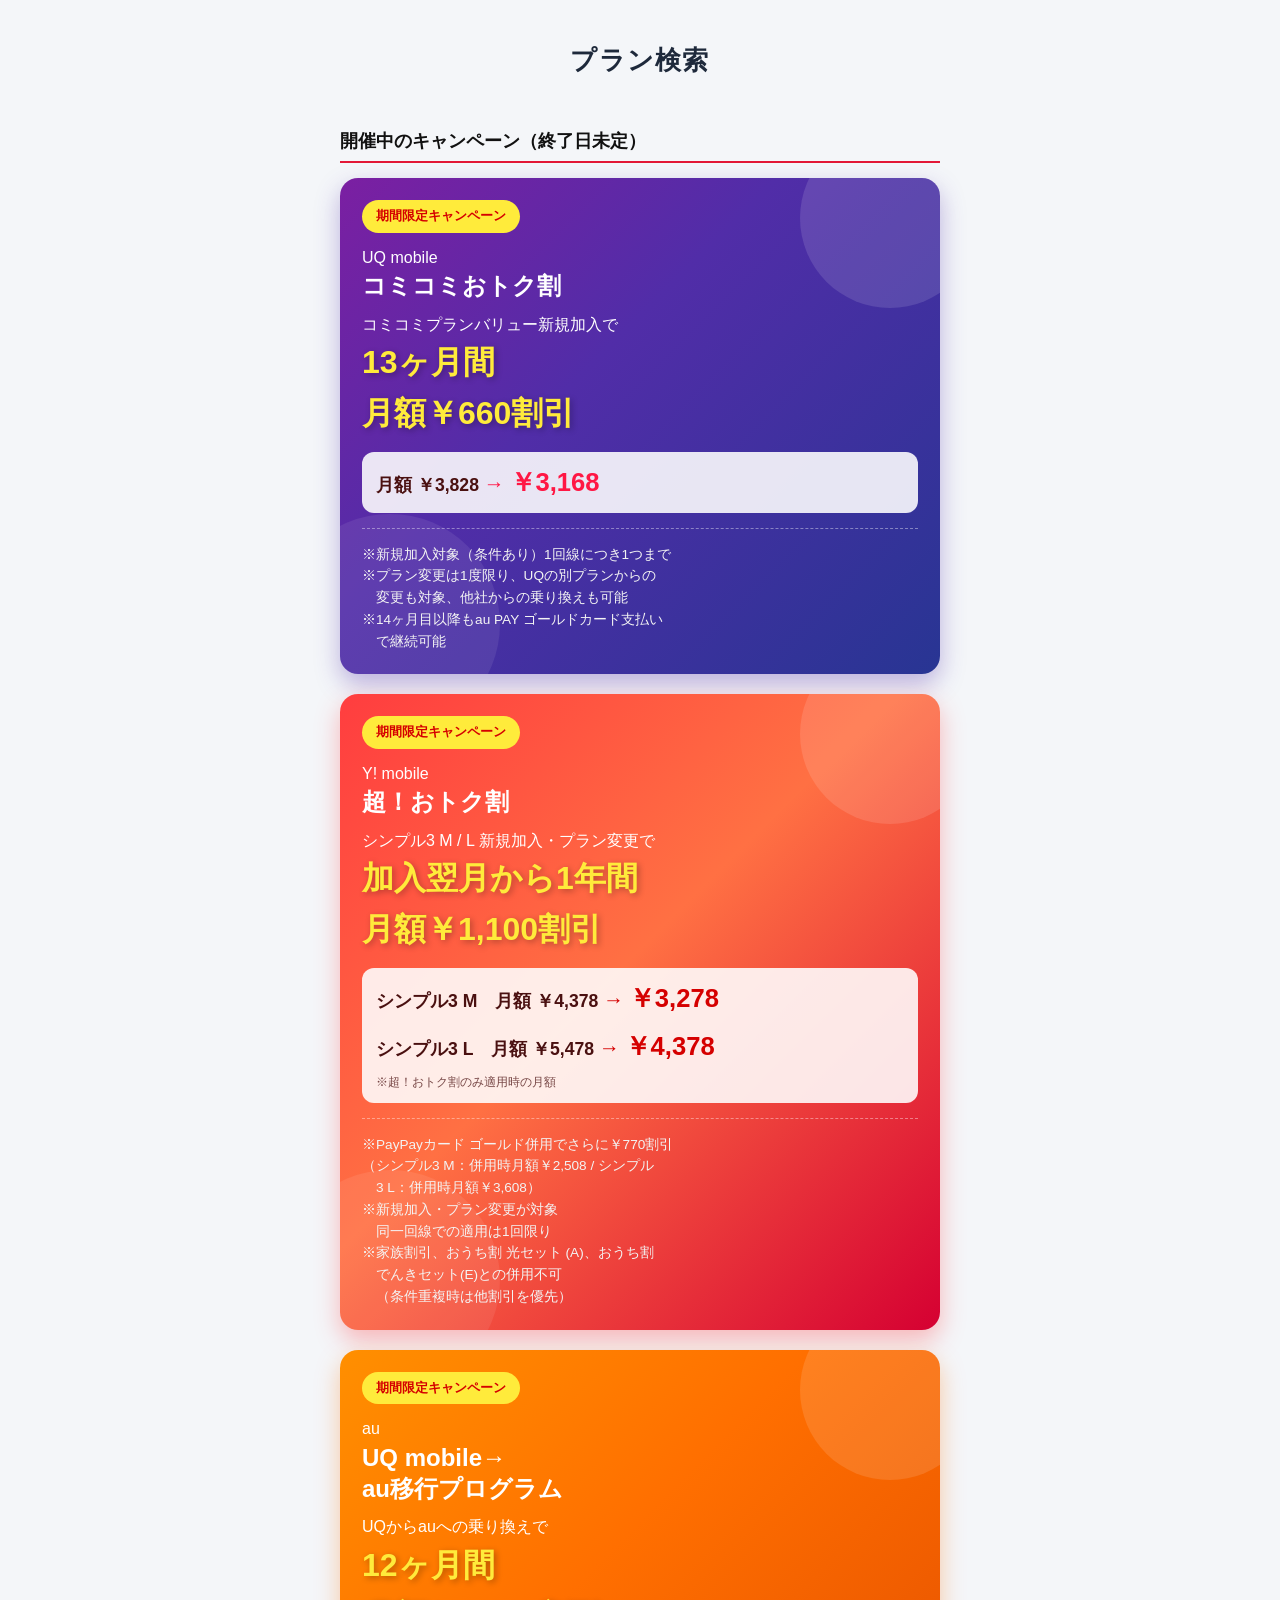
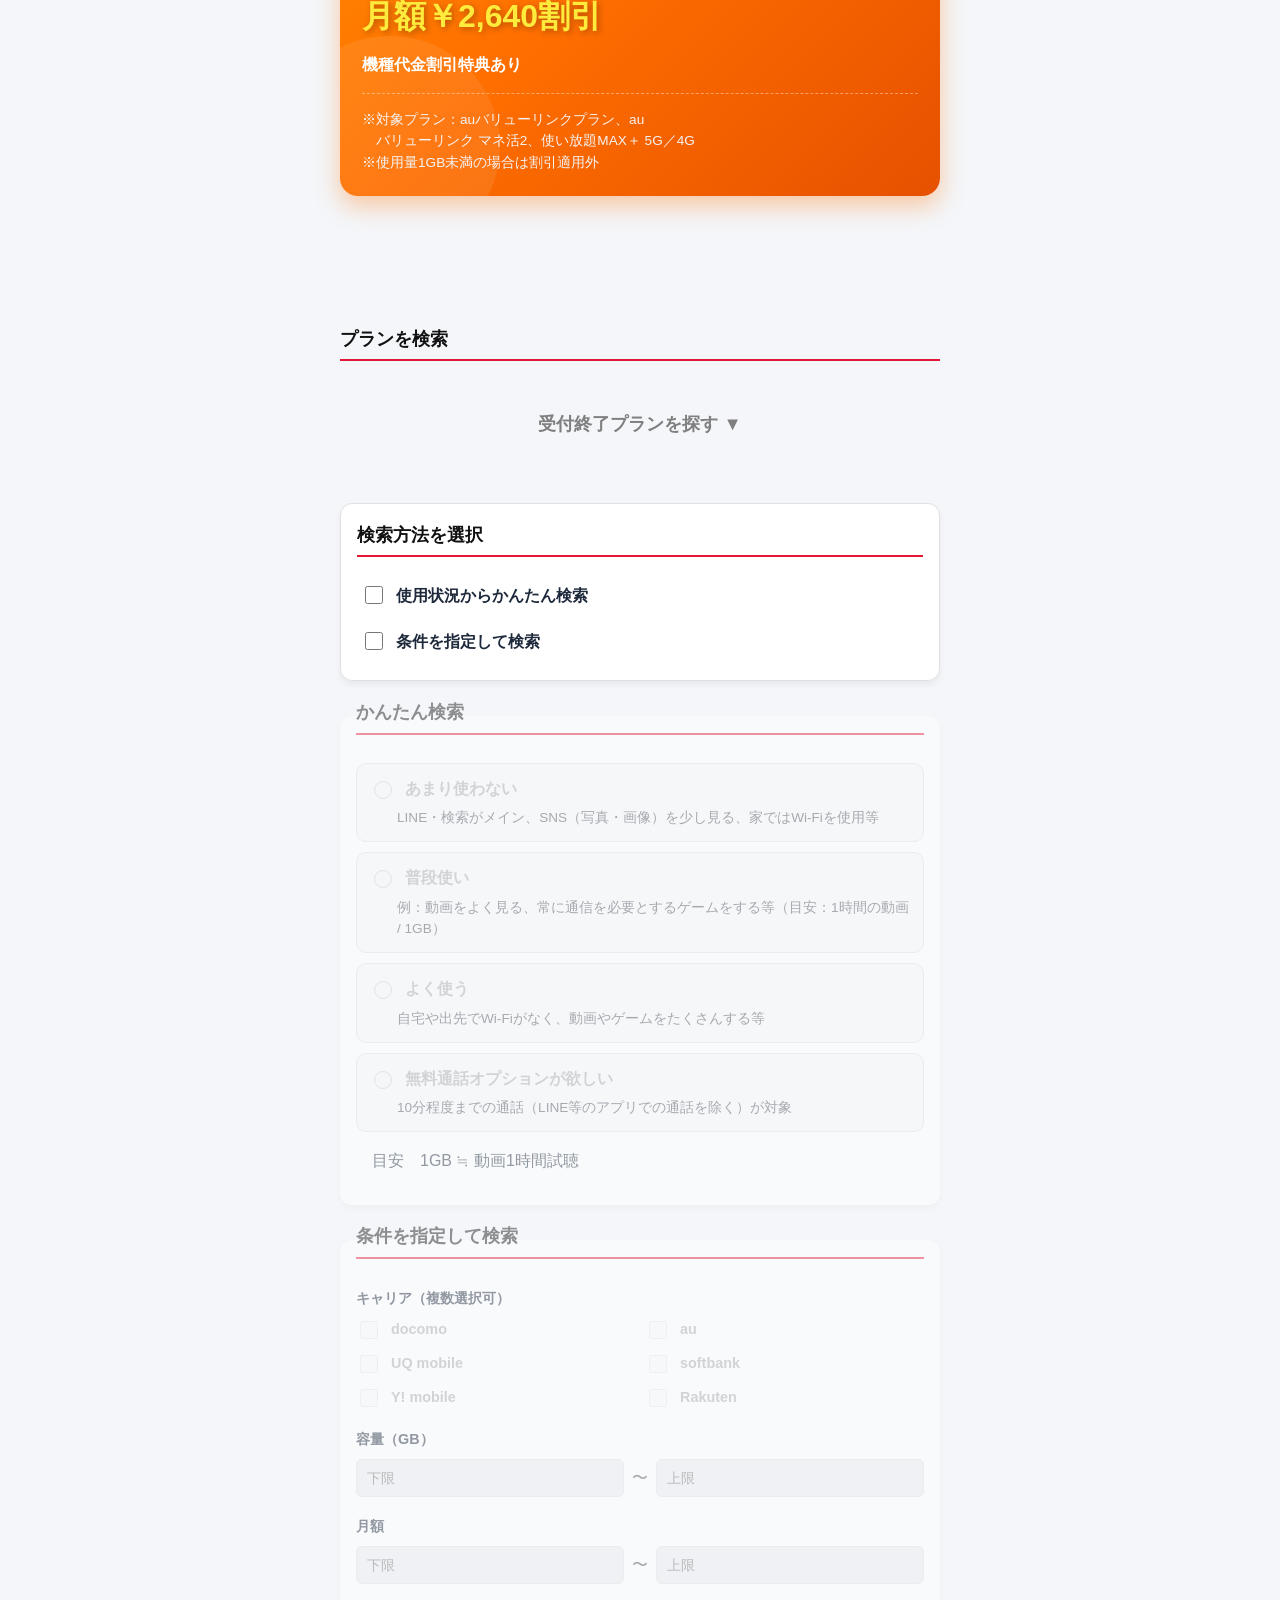
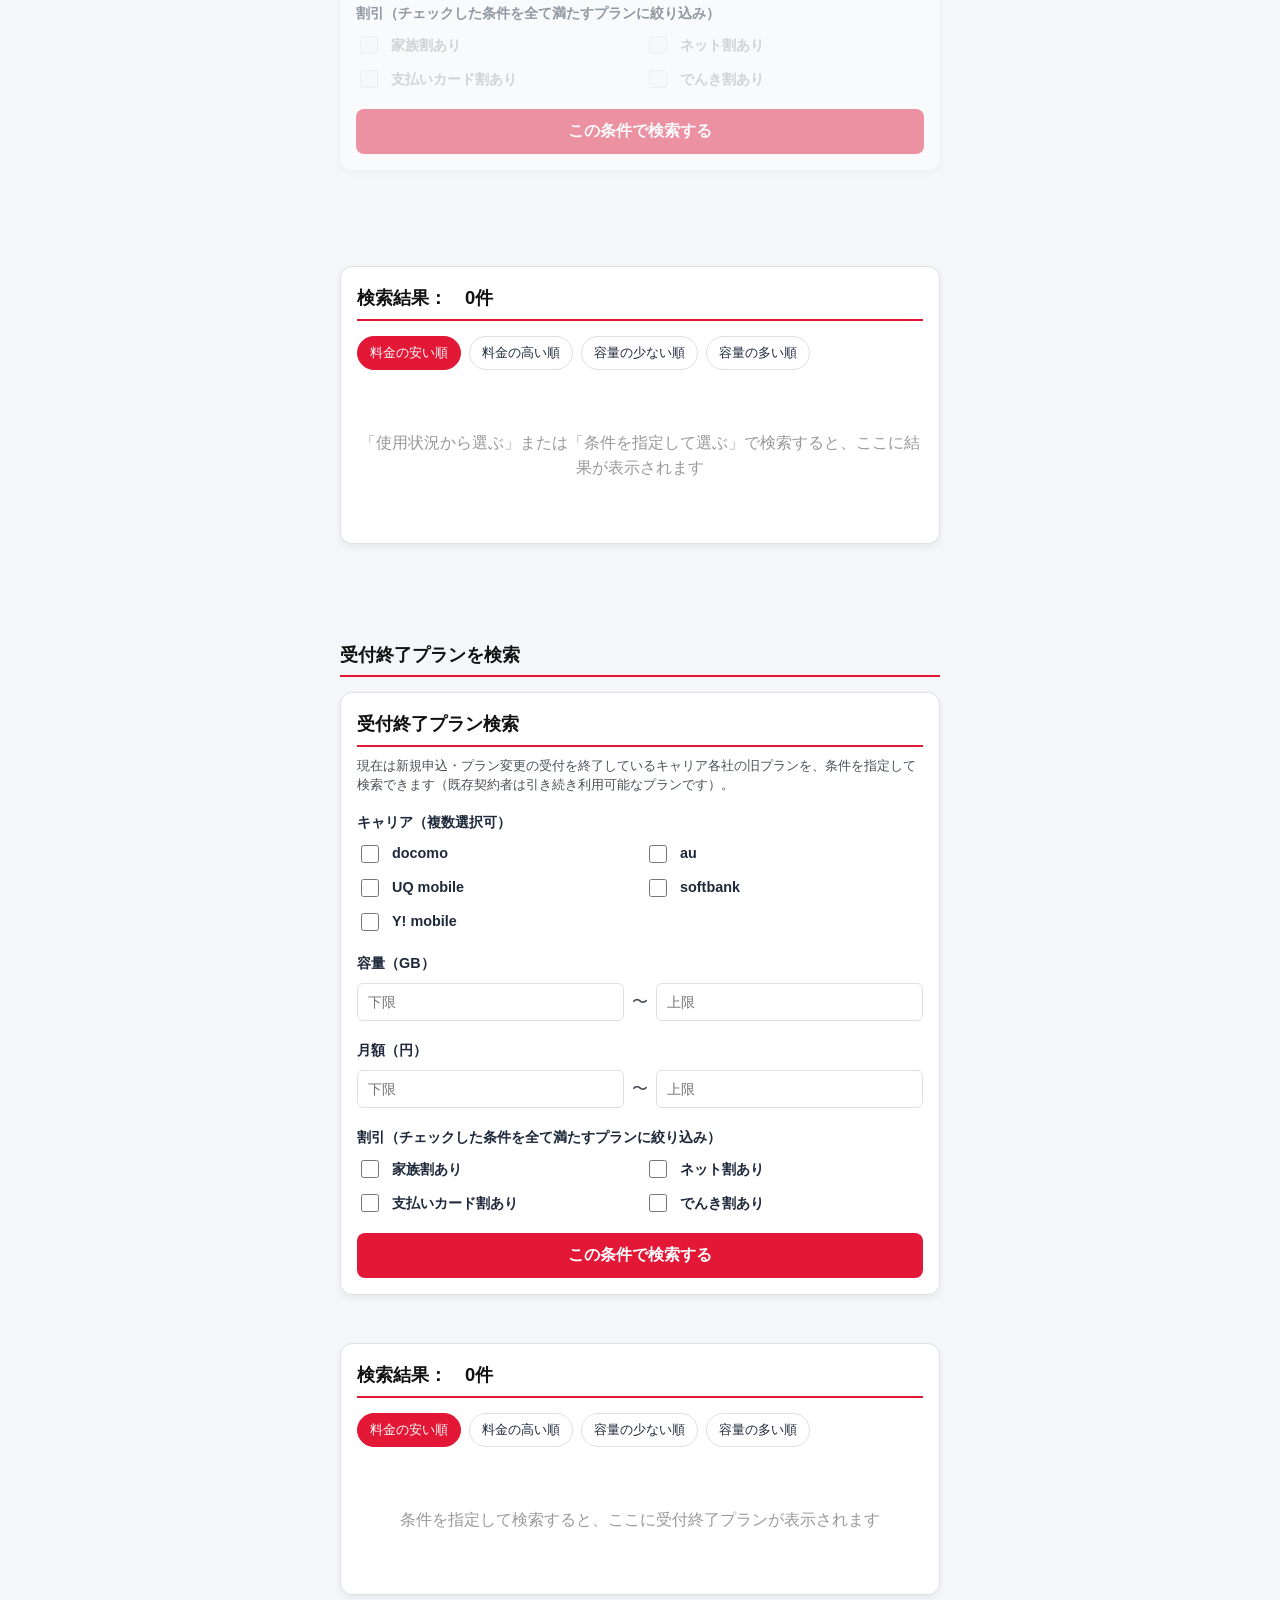
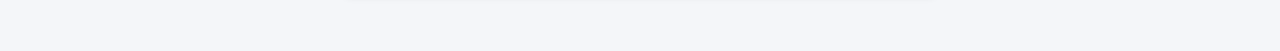
<file: search.html>
<!DOCTYPE html>
<html lang="ja">

<head>
  <meta charset="UTF-8">
  <meta name="viewport" content="width=device-width, initial-scale=1.0">
  <title>プランかんたん検索</title>
  <link rel="stylesheet" href="style.css">
  <style>
    html,
    body {
      /* 🚫 上下に引っ張ったときのブラウザ固有のバウンス（跳ね返り）を抑えつつ、
            iframeとして埋め込まれた際に、下端/上端まで来たらスクロールを
            親ページ（外側）へきちんと引き継げるよう "auto"（既定値）にする。
            ※ "contain" や "none" だと、親ページへのスクロールの伝播（チェイン）が
               ブロックされてしまい、スクロールバーを直接ドラッグしないと
               動かせなくなってしまう */
      overscroll-behavior-y: auto;
    }

    body {
      padding: 20px 16px 40px;
    }

    /* モード選択チェックボックス */
    .mode-toggle {
      padding: 10px 4px;
      font-size: 1.02rem;
      font-weight: 700;
    }

    /* 使用状況／条件指定 fieldset */
    fieldset.mode-fieldset {
      border: none;
      padding: 16px;
      margin: 0 0 16px 0;
    }

    fieldset.mode-fieldset:disabled {
      opacity: 0.45;
    }

    fieldset.mode-fieldset legend {
      padding: 0;
      font-size: 1.15rem;
      font-weight: 700;
      color: #111;
      margin-bottom: 12px;
      border-bottom: 2px solid var(--primary-color);
      padding-bottom: 6px;
      width: 100%;
    }

    .usage-option {
      border: 1px solid var(--border-color);
      border-radius: 10px;
      padding: 12px;
      margin-bottom: 10px;
      background-color: #f8f9fa;
    }

    .usage-radio-label {
      display: flex;
      align-items: center;
      gap: 10px;
      cursor: pointer;
    }

    .usage-radio-label input[type="radio"] {
      width: 18px;
      height: 18px;
      flex-shrink: 0;
      accent-color: var(--primary-color);
    }
/* ===== その他キャンペーン ===== */
.campaign-box{
  position: relative;
  overflow: hidden;
  border-radius:18px;
  padding:22px;
  margin-bottom:20px;
  color:#fff;
  background:linear-gradient(135deg,#7b1fa2 0%,#512da8 40%,#283593 100%);
  box-shadow:0 10px 25px rgba(81,45,168,.35);
}

.campaign-box::before{
  content:"";
  position:absolute;
  top:-50px;
  right:-40px;
  width:180px;
  height:180px;
  background:rgba(255,255,255,.12);
  border-radius:50%;
}

.campaign-box::after{
  content:"";
  position:absolute;
  bottom:-60px;
  left:-60px;
  width:220px;
  height:220px;
  background:rgba(255,255,255,.08);
  border-radius:50%;
}

.campaign-badge{
  display:inline-block;
  background:#ffeb3b;
  color:#d50000;
  font-weight:bold;
  padding:6px 14px;
  border-radius:999px;
  font-size:.8rem;
  margin-bottom:12px;
}

.campaign-title{
  font-size:1.5rem;
  font-weight:800;
  line-height:1.3;
  margin-bottom:10px;
}

.campaign-price{
  font-size:2rem;
  font-weight:900;
  color:#ffeb3b;
  text-shadow:2px 2px 6px rgba(0,0,0,.3);
}

.campaign-note{
  margin-top:15px;
  padding-top:15px;
  border-top:1px dashed rgba(255,255,255,.4);
  font-size:.85rem;
  color:#f3f3f3;
}

.campaign-box.cb-ymobile{
  background:linear-gradient(135deg,#ff3d3f 0%,#ff7043 45%,#d50032 100%);
  box-shadow:0 10px 25px rgba(255,61,63,.35);
}

.campaign-box.cb-au{
  background:linear-gradient(135deg,#ff8f00 0%,#ff6f00 45%,#e65100 100%);
  box-shadow:0 10px 25px rgba(255,111,0,.35);
}

.campaign-price-panel{
  background:rgba(255,255,255,.88);
  border-radius:12px;
  padding:10px 14px;
  margin:12px 0;
  color:#4a1010;
}

    .usage-title {
      font-weight: 700;
      font-size: 1rem;
    }

    .usage-desc {
      margin: 6px 0 0 28px;
      font-size: 0.85rem;
      color: var(--text-sub);
    }

    .adv-field {
      margin-bottom: 18px;
    }

    .adv-field>label {
      display: block;
      margin-bottom: 8px;
    }

    .carrier-checkbox-group,
    .discount-checkbox-group {
      grid-template-columns: repeat(2, 1fr);
    }

    .range-input-row {
      display: flex;
      align-items: center;
      gap: 8px;
    }

    .range-input-row span {
      flex-shrink: 0;
      color: var(--text-sub);
    }

    .btn-search-run {
      width: 100%;
      padding: 12px;
      background-color: var(--primary-color);
      color: #fff;
      border: none;
      border-radius: 8px;
      font-size: 1rem;
      font-weight: 700;
      cursor: pointer;
    }

    /* 並び替えボタン */
    .sort-btn-row {
      display: flex;
      flex-wrap: wrap;
      gap: 8px;
      margin-bottom: 14px;
    }

    .sort-btn {
      padding: 7px 12px;
      border: 1px solid var(--border-color);
      background: #fff;
      border-radius: 999px;
      font-size: 0.82rem;
      cursor: pointer;
      color: var(--text-main);
    }

    .sort-btn.active {
      background: var(--primary-color);
      color: #fff;
      border-color: var(--primary-color);
    }

    /* 結果カード */
    .result-card-list {
      display: flex;
      flex-direction: column;
      gap: 12px;
    }

    .result-card {
      border: 1px solid var(--border-color);
      border-left-width: 6px;
      border-left-style: solid;
      border-radius: 10px;
      padding: 14px 16px;
      box-shadow: 0 2px 5px rgba(0, 0, 0, 0.05);
      transition: transform 0.15s ease, box-shadow 0.15s ease;
    }

    .result-card:hover {
      transform: translateY(-2px);
      box-shadow: 0 4px 10px rgba(0, 0, 0, 0.09);
    }

    .result-card-carrier {
      display: inline-block;
      font-size: 0.75rem;
      font-weight: 700;
      padding: 2px 10px;
      border-radius: 999px;
      margin-bottom: 6px;
      background: #fff;
      border: 1.5px solid;
    }

    .result-card-name {
      font-size: 1.05rem;
      font-weight: 700;
      color: #111;
    }

    .result-card-giga {
      font-size: 0.85rem;
      color: var(--text-sub);
      margin-top: 2px;
    }

    .result-card-price {
      margin-top: 8px;
      font-size: 1.3rem;
      font-weight: 800;
      color: #dc3545;
    }

    .result-card-price .unit {
      font-size: 0.75rem;
      font-weight: 400;
      color: var(--text-sub);
      margin-left: 2px;
    }

    .result-card-desc {
      margin-top: 8px;
      font-size: 0.82rem;
      color: var(--text-sub);
      line-height: 1.5;
    }

    .result-card-memo {
      margin-top: 8px;
      font-size: 0.82rem;
      font-weight: 400;
      color: var(--text-sub);
      padding-top: 8px;
      border-top: 1px dashed var(--border-color);
    }

    .result-card-tax-excl {
      font-size: 0.75rem;
      color: var(--text-sub);
      margin-top: 2px;
    }

    /* 割引選択（age.htmlと同じ「割引を利用する」マスターチェック＋個別割引の方式） */
    .result-card-discounts {
      margin-top: 10px;
      padding-top: 8px;
      border-top: 1px dashed var(--border-color);
    }

    .discount-master-label {
      font-weight: 700;
      margin-bottom: 10px;
    }

    .discount-options {
      padding-left: 1em;
    }

    .discount-options .checkbox-label:has(input:disabled) {
      opacity: 0.5;
    }

    .discount-amount {
      color: #c62828;
      font-weight: 700;
    }

    .tax-excl-inline {
      font-size: 0.72rem;
      color: var(--text-sub);
    }

    /* 割引合計・最終金額 */
    .discount-total-row {
      margin-top: 10px;
      font-size: 0.85rem;
      font-weight: 700;
      text-align: right;
      color: #c62828;
    }

    .discount-total-tax-excl {
      font-size: 0.72rem;
      font-weight: 400;
      color: var(--text-sub);
      margin-left: 4px;
    }

    .final-total-row {
      margin-top: 6px;
      padding-top: 8px;
      border-top: 1px solid var(--border-color);
      text-align: right;
    }

    .final-before-wrap {
      display: block;
      font-size: 0.85rem;
      font-weight: 700;
    }

    .final-before-incl {
      color: #1565c0;
      font-size: 1.2rem;
      font-weight: 800;
    }

    .final-before-excl {
      font-size: 0.72rem;
      font-weight: 400;
      color: var(--text-sub);
      margin-left: 4px;
    }

    .final-after-wrap {
      display: block;
      margin-top: 3px;
      font-size: 0.85rem;
      font-weight: 700;
    }

    .final-after-incl {
      color: var(--primary-color);
      font-size: 1.2rem;
      font-weight: 800;
    }

    .final-after-excl {
      font-size: 0.72rem;
      font-weight: 400;
      color: var(--text-sub);
      margin-left: 4px;
    }

    .result-header-title {
      justify-content: flex-start;
    }

    .result-empty {
      text-align: center;
      color: #999;
      padding: 30px 0;
    }

    @media (max-width: 380px) {

      .carrier-checkbox-group,
      .discount-checkbox-group {
        grid-template-columns: 1fr;
      }
    }

    /* 受付終了プランへのジャンプリンク */
    .jump-link-row{
    margin:32px 0 48px;
    text-align:center;
}

.jump-link-row a{

    display:flex;
    width:100%;
    align-items:center;
    justify-content:center;
    gap:10px;

    padding:16px 32px;

    border-radius:0;

    font-size:1.15rem;
    font-weight:800;

    color:#7f7f7f;
    text-decoration:none;
}

.jump-link-row a span{

font-size:1.3rem;

}

    /* 受付終了プランセクション */
    #closed-plan-section {
      scroll-margin-top: 12px;
    }

    /* 受付終了プランの検索結果（見出しの上の空白を通常の3倍に、ジャンプ時は少し余白を残す） */
    #closed-result-area {
      margin-top: 48px;
      scroll-margin-top: 20px;
    }

    /* プランを検索の検索結果（見出しの上の空白を受付終了プラン側の2倍に、ジャンプ時は少し余白を残す） */
    #result-area {
      margin-top: 96px;
      scroll-margin-top: 20px;
    }

    .closed-plan-intro {
      font-size: 0.82rem;
      color: var(--text-sub);
      margin: -6px 0 16px;
      line-height: 1.5;
    }

    .closed-badge {
      display: inline-block;
      font-size: 0.7rem;
      font-weight: 700;
      padding: 2px 8px;
      border-radius: 999px;
      margin-left: 6px;
      background: #eeeeee;
      color: #777777;
      vertical-align: middle;
    }
  </style>
</head>

<body>

  <div class="container">
    <h1 class="veil-outer-title">プラン検索</h1>

    <h2 style="margin-top:45px;">開催中のキャンペーン（終了日未定）</h2>

<div class="campaign-box">

  <div class="campaign-badge">
    期間限定キャンペーン
  </div>

  <div style="font-size:1rem;">
    UQ mobile
  </div>

  <div class="campaign-title">
    コミコミおトク割
  </div>

  <div>
    コミコミプランバリュー新規加入で
  </div>

  <div class="campaign-price">
    13ヶ月間<br>月額￥660割引
  </div>

  <div class="campaign-price-panel">
  <div style="font-size:1.1rem;font-weight:bold;">
  月額
  <span>￥3,828</span>
  <span style="color:#ff1744;font-size:1.3rem;font-weight:900;">→</span>
  <span style="color:#ff1744;font-size:1.6rem;font-weight:900;">
    ￥3,168
  </span>
</div>
  </div>

  <div class="campaign-note">
    ※新規加入対象（条件あり）1回線につき1つまで<br>
    ※プラン変更は1度限り、UQの別プランからの<br>
    　変更も対象、他社からの乗り換えも可能<br>
    ※14ヶ月目以降もau PAY ゴールドカード支払い<br>
    　で継続可能
  </div>

</div>

<div class="campaign-box cb-ymobile">

  <div class="campaign-badge">
    期間限定キャンペーン
  </div>

  <div style="font-size:1rem;">
    Y! mobile
  </div>

  <div class="campaign-title">
    超！おトク割
  </div>

  <div>
    シンプル3 M / L 新規加入・プラン変更で
  </div>

  <div class="campaign-price">
    加入翌月から1年間<br>月額￥1,100割引
  </div>

  <div class="campaign-price-panel">
  <div style="font-size:1.1rem;font-weight:bold;">
  シンプル3 M　月額
  <span>￥4,378</span>
  <span style="color:#d50000;font-size:1.3rem;font-weight:900;">→</span>
  <span style="color:#d50000;font-size:1.6rem;font-weight:900;">
    ￥3,278
  </span>
</div>

  <div style="font-size:1.1rem;font-weight:bold;margin-top:8px;">
  シンプル3 L　月額
  <span>￥5,478</span>
  <span style="color:#d50000;font-size:1.3rem;font-weight:900;">→</span>
  <span style="color:#d50000;font-size:1.6rem;font-weight:900;">
    ￥4,378
  </span>
</div>
  <div style="font-size:.75rem;color:#4a1010;opacity:.75;margin-top:6px;">
    ※超！おトク割のみ適用時の月額
  </div>
  </div>

  <div class="campaign-note">
    ※PayPayカード ゴールド併用でさらに￥770割引<br>
    （シンプル3 M：併用時月額￥2,508 / シンプル<br>
    　3 L：併用時月額￥3,608）<br>
    ※新規加入・プラン変更が対象<br>
    　同一回線での適用は1回限り<br>
    ※家族割引、おうち割 光セット (A)、おうち割<br>
    　でんきセット(E)との併用不可<br>
    　（条件重複時は他割引を優先）
  </div>

</div>

<div class="campaign-box cb-au">

  <div class="campaign-badge">
    期間限定キャンペーン
  </div>

  <div style="font-size:1rem;">
    au
  </div>

  <div class="campaign-title">
    UQ mobile→<br>au移行プログラム
  </div>

  <div>
    UQからauへの乗り換えで
  </div>

  <div class="campaign-price">
    12ヶ月間<br>月額￥2,640割引
  </div>

  <div style="margin-top:10px;font-size:1rem;font-weight:700;">
    機種代金割引特典あり
  </div>

  <div class="campaign-note">
    ※対象プラン：auバリューリンクプラン、au<br>
    　バリューリンク マネ活2、使い放題MAX＋ 5G／4G<br>
    ※使用量1GB未満の場合は割引適用外
  </div>

</div>

    <h2 style="margin-top:128px;">プランを検索</h2>

    <div class="jump-link-row">
      <a href="#closed-plan-section" onclick="document.getElementById('closed-plan-section').scrollIntoView({behavior:'smooth'}); return false;">受付終了プランを探す ▼</a>
    </div>

    <!-- ===================== 検索 ===================== -->
    <section id="search-area">

      <div class="card">
        <h2>検索方法を選択</h2>
        <label class="checkbox-label mode-toggle">
          <input type="checkbox" id="mode-usage" onchange="onModeToggle('usage')">
          <span>使用状況からかんたん検索</span>
        </label>
        <label class="checkbox-label mode-toggle">
          <input type="checkbox" id="mode-advanced" onchange="onModeToggle('advanced')">
          <span>条件を指定して検索</span>
        </label>
      </div>

      <fieldset id="fieldset-usage" class="card mode-fieldset" disabled>
        <legend>かんたん検索</legend>

        <div class="usage-option">
          <label class="usage-radio-label">
            <input type="radio" name="usage-preset" value="3" onchange="runUsageSearch('3')">
            <span class="usage-title">あまり使わない</span>
          </label>
          <p class="usage-desc">LINE・検索がメイン、SNS（写真・画像）を少し見る、家ではWi-Fiを使用等</p>
        </div>

        <div class="usage-option">
          <label class="usage-radio-label">
            <input type="radio" name="usage-preset" value="35" onchange="runUsageSearch('35')">
            <span class="usage-title">普段使い</span>
          </label>
          <p class="usage-desc">例：動画をよく見る、常に通信を必要とするゲームをする等（目安：1時間の動画 / 1GB）</p>
        </div>

        <div class="usage-option">
          <label class="usage-radio-label">
            <input type="radio" name="usage-preset" value="35plus" onchange="runUsageSearch('35plus')">
            <span class="usage-title">よく使う</span>
          </label>
          <p class="usage-desc">自宅や出先でWi-Fiがなく、動画やゲームをたくさんする等</p>
        </div>

        <div class="usage-option">
          <label class="usage-radio-label">
            <input type="radio" name="usage-preset" value="freecall" onchange="runUsageSearch('freecall')">
            <span class="usage-title">無料通話オプションが欲しい</span>
          </label>
          <p class="usage-desc">10分程度までの通話（LINE等のアプリでの通話を除く）が対象</p>
        </div>
        <p>　目安　1GB ≒ 動画1時間試聴</p>
      </fieldset>

      <fieldset id="fieldset-advanced" class="card mode-fieldset" disabled>
        <legend>条件を指定して検索</legend>

        <div class="adv-field">
          <label>キャリア（複数選択可）</label>
          <div class="checkbox-group carrier-checkbox-group">
            <label class="checkbox-label"><input type="checkbox" class="carrier-cb" value="docomo"><span>docomo</span></label>
            <label class="checkbox-label"><input type="checkbox" class="carrier-cb" value="au"><span>au</span></label>
            <label class="checkbox-label"><input type="checkbox" class="carrier-cb" value="UQ"><span>UQ mobile</span></label>
            <label class="checkbox-label"><input type="checkbox" class="carrier-cb" value="softbank"><span>softbank</span></label>
            <label class="checkbox-label"><input type="checkbox" class="carrier-cb" value="Ymobile"><span>Y! mobile</span></label>
            <label class="checkbox-label"><input type="checkbox" class="carrier-cb" value="Rakuten"><span>Rakuten</span></label>
          </div>
        </div>

        <div class="adv-field">
          <label>容量（GB）</label>
          <div class="range-input-row">
            <input type="number" id="adv-gb-min" min="0" placeholder="下限">
            <span>〜</span>
            <input type="number" id="adv-gb-max" min="0" placeholder="上限">
          </div>
        </div>

        <div class="adv-field">
          <label>月額</label>
          <div class="range-input-row">
            <input type="number" id="adv-price-min" min="0" placeholder="下限">
            <span>〜</span>
            <input type="number" id="adv-price-max" min="0" placeholder="上限">
          </div>
        </div>

        <div class="adv-field">
          <label>割引（チェックした条件を全て満たすプランに絞り込み）</label>
          <div class="checkbox-group discount-checkbox-group">
            <label class="checkbox-label"><input type="checkbox" class="discount-cb" value="family"><span>家族割あり</span></label>
            <label class="checkbox-label"><input type="checkbox" class="discount-cb" value="net"><span>ネット割あり</span></label>
            <label class="checkbox-label"><input type="checkbox" class="discount-cb" value="card"><span>支払いカード割あり</span></label>
            <label class="checkbox-label"><input type="checkbox" class="discount-cb" value="ele"><span>でんき割あり</span></label>
          </div>
        </div>

        <button type="button" class="btn-search-run" onclick="runAdvancedSearch()">この条件で検索する</button>
      </fieldset>
    </section>

    <!-- ===================== 検索結果 ===================== -->
    <section id="result-area">
      <div class="card">
        <h2 class="result-header-title">検索結果：　<span id="result-count">0</span>件</h2>
        <div class="sort-btn-row">
          <button type="button" class="sort-btn active" data-sort="price-asc" onclick="changeSort('price-asc')">料金の安い順</button>
          <button type="button" class="sort-btn" data-sort="price-desc" onclick="changeSort('price-desc')">料金の高い順</button>
          <button type="button" class="sort-btn" data-sort="gb-asc" onclick="changeSort('gb-asc')">容量の少ない順</button>
          <button type="button" class="sort-btn" data-sort="gb-desc" onclick="changeSort('gb-desc')">容量の多い順</button>
        </div>
        <div id="result-list" class="result-card-list"></div>
      </div>
    </section>

    <h2 style="margin-top:96px;">受付終了プランを検索</h2>

    <!-- ===================== 受付終了プラン検索 ===================== -->
    <section id="closed-plan-section">
      <div class="card">
        <h2>受付終了プラン検索</h2>
        <p class="closed-plan-intro">現在は新規申込・プラン変更の受付を終了しているキャリア各社の旧プランを、条件を指定して検索できます（既存契約者は引き続き利用可能なプランです）。</p>

        <div class="adv-field">
          <label>キャリア（複数選択可）</label>
          <div class="checkbox-group carrier-checkbox-group">
            <label class="checkbox-label"><input type="checkbox" class="closed-carrier-cb" value="docomo"><span>docomo</span></label>
            <label class="checkbox-label"><input type="checkbox" class="closed-carrier-cb" value="au"><span>au</span></label>
            <label class="checkbox-label"><input type="checkbox" class="closed-carrier-cb" value="UQ"><span>UQ mobile</span></label>
            <label class="checkbox-label"><input type="checkbox" class="closed-carrier-cb" value="softbank"><span>softbank</span></label>
            <label class="checkbox-label"><input type="checkbox" class="closed-carrier-cb" value="Ymobile"><span>Y! mobile</span></label>
          </div>
        </div>

        <div class="adv-field">
          <label>容量（GB）</label>
          <div class="range-input-row">
            <input type="number" id="closed-gb-min" min="0" placeholder="下限">
            <span>〜</span>
            <input type="number" id="closed-gb-max" min="0" placeholder="上限">
          </div>
        </div>

        <div class="adv-field">
          <label>月額（円）</label>
          <div class="range-input-row">
            <input type="number" id="closed-price-min" min="0" placeholder="下限">
            <span>〜</span>
            <input type="number" id="closed-price-max" min="0" placeholder="上限">
          </div>
        </div>

        <div class="adv-field">
          <label>割引（チェックした条件を全て満たすプランに絞り込み）</label>
          <div class="checkbox-group discount-checkbox-group">
            <label class="checkbox-label"><input type="checkbox" class="closed-discount-cb" value="family"><span>家族割あり</span></label>
            <label class="checkbox-label"><input type="checkbox" class="closed-discount-cb" value="net"><span>ネット割あり</span></label>
            <label class="checkbox-label"><input type="checkbox" class="closed-discount-cb" value="card"><span>支払いカード割あり</span></label>
            <label class="checkbox-label"><input type="checkbox" class="closed-discount-cb" value="ele"><span>でんき割あり</span></label>
          </div>
        </div>

        <button type="button" class="btn-search-run" onclick="runClosedSearch()">この条件で検索する</button>
      </div>

      <div class="card" id="closed-result-area">
        <h2 class="result-header-title">検索結果：　<span id="closed-result-count">0</span>件</h2>
        <div class="sort-btn-row">
          <button type="button" class="sort-btn active" data-sort="price-asc" onclick="changeClosedSort('price-asc')">料金の安い順</button>
          <button type="button" class="sort-btn" data-sort="price-desc" onclick="changeClosedSort('price-desc')">料金の高い順</button>
          <button type="button" class="sort-btn" data-sort="gb-asc" onclick="changeClosedSort('gb-asc')">容量の少ない順</button>
          <button type="button" class="sort-btn" data-sort="gb-desc" onclick="changeClosedSort('gb-desc')">容量の多い順</button>
        </div>
        <div id="closed-result-list" class="result-card-list"></div>
      </div>
    </section>

  </div>

  <script>
    // 📱 プランのマスターデータ（carrierdata.xlsx より確定値をハードコード）
    // discounts: family・card・long（長期利用割）は段階制の割引額を配列で保持（[]=対象外、要素1つ=単一額、2つ=2段階選択）
    //            net・ele は単一額または対象外(null)
    const planData = {
      docomo: [
        { name: "ドコモMAX", discounts: { family: [550, 1210], card: [220, 550], net: 1210, ele: 110, long: [110, 220] },
          desc: "Lemino, dアニメストア, DAZN, NBA・docomoのうちいずれか2つまで見放題（毎月切り替え可能）<br>使用量に応じて料金が変動",
          strages: [{ giga: "~1GB", price: 5698, type: "A" }, { giga: "1~3GB", price: 6798, type: "A" }, { giga: "3GB~", price: 8004, type: "C" }] },
        { name: "ポイ活MAX", discounts: { family: [550, 1210], card: [220, 550], net: 1210, ele: 110, long: [110, 220] },
          desc: "dポイント最大5,000ptで実質値引き<br>ドコモMAX同様4種類のうち2つの動画配信サイトが見放題",
          strages: [{ giga: "無制限", price: 11748, type: "C" }] },
        { name: "ポイ活20", discounts: { family: [550, 1210], card: [220, 550], net: 1210, ele: 110, long: [] },
          desc: "dポイント最大2,500ptで実質値引きポイ活を始めてみたい人向け<br>使用量20GBを境に料金が変動",
          strages: [{ giga: "~20GB", price: 7898, type: "B" }, { giga: "20GB~", price: 9750, type: "C" }] },
        { name: "ドコモmini", discounts: { family: [], card: [220, 550], net: 1210, ele: 110, long: [] },
          desc: "4GBと10GBの2種類の小容量の定額プラン<br>キャリアメールは別途契約が必要なことに注意",
          strages: [{ giga: "4GB", price: 2750, type: "A" }, { giga: "10GB", price: 3850, type: "A" }] },
        { name: "ahamo", discounts: { family: [], card: [], net: null, ele: null, long: [] },
          strages: [
            { giga: "30GB", price: 2970, type: "B", memo: "ahamo大盛りで110GBに ￥1,980",
              desc: "割引無しの高コスパ最強プラン<br>5分間かけ放題付きであらゆる人が使いやすいプラン" },
            { giga: "110GB", price: 4950, type: "C", memo: "ahamo大盛り適用（+80GB ￥1,980）",
              desc: "30GBプランに「ahamo大盛り」オプション（+80GB ￥1,980）を適用した大容量プラン<br>5分間かけ放題付きでたくさん使いたい人におすすめ<br>契約と同時のみドコモメールの持ち運びオプション加入可能" },
          ] },
      ],
      au: [
        { name: "バリューリンクプラン", discounts: { family: [660, 1210], card: [220], net: 1100, ele: null, long: [] },
          desc: "無制限プランの基本サービスにPontaパスと地震サポートが加わったプラン<br>使用量に応じて料金が変動",
          strages: [{ giga: "~1GB", price: 6358, type: "A" }, { giga: "1GB~", price: 8008, type: "C" }] },
        { name: "バリューリンク マネ活2", discounts: { family: [], card: [], net: 1100, ele: null, long: [] },
          desc: "auスマートバリュー、au PAYとauじぶん銀行利用で最大￥5,800分の実質値引き<br>Pontaパスと地震サポートも付帯",
          strages: [{ giga: "無制限", price: 9328, type: "C" }] },
        { name: "使い放題MAX+", discounts: { family: [660, 1210], card: [220], net: 1100, ele: null, long: [] },
          desc: "シンプルな無制限プラン<br>1GBを境に料金が変動",
          strages: [{ giga: "~1GB", price: 6138, type: "A" }, { giga: "1GB~", price: 7788, type: "C" }] },
        { name: "使い放題MAX+ マネ活2", discounts: { family: [], card: [], net: 1100, ele: null, long: [] },
          desc: "使い放題MAX+にマネ活が加わったプラン<br>auスマートバリュー、au PAYとauじぶん銀行利用で最大￥5,800分の実質値引き",
          strages: [{ giga: "無制限", price: 9108, type: "C" }] },
        { name: "スマホミニプラン+", discounts: { family: [660, 1210], card: [220], net: 550, ele: null, long: [] },
          desc: "最大5GBの小容量プラン<br>それぞれ1GBと3GBで料金が変動",
          strages: [{ giga: "~1GB", price: 4928, type: "A" }, { giga: "1~3GB", price: 6578, type: "A" }, { giga: "3~5GB", price: 8228, type: "A" }] },
      ],
      UQ: [
        { name: "コミコミプランバリュー", discounts: { family: [], card: [], net: null, ele: null, long: [] },
          desc: "35GBの定額プランで10分かけ放題付き<br>Pontaパスとau Starlink Directが追加料金無しで利用可能<br>データの繰り越し可能",
          strages: [{ giga: "35GB", price: 3828, type: "B" }] },
        { name: "コミコミプランバリュー（コミコミおトク割 適用時）", discounts: { family: [], card: [], net: null, ele: null, long: [] },
          desc: "新規加入から13ヶ月間、月額￥660割引が適用される期間限定キャンペーン価格<br>14ヶ月目以降はau PAY ゴールドカード支払いで継続、それ以外は通常料金（￥3,828）に戻る<br>データの繰り越し可能",
          strages: [{ giga: "35GB", price: 3168, type: "B" }] },
        { name: "コミコミプランバリュー（増量オプションⅡ 適用）", discounts: { family: [], card: [], net: null, ele: null, long: [] },
          desc: "増量オプションⅡ（+5GB / 月額+￥550）適用後の容量・料金<br>増量後もデータの繰り越し可能",
          strages: [{ giga: "40GB", price: 4378, type: "B" }] },
        { name: "コミコミプランバリュー（増量オプションⅡ + コミコミおトク割 適用時）", discounts: { family: [], card: [], net: null, ele: null, long: [] },
          desc: "増量オプションⅡ（+5GB / 月額+￥550）適用後、新規加入から13ヶ月間、月額￥660割引が適用される期間限定キャンペーン価格（通常月額￥4,378→￥3,718）<br>14ヶ月目以降はau PAY ゴールドカード支払いで継続、それ以外は増量オプションⅡ適用後の月額料金（￥4,378）に戻る",
          strages: [{ giga: "40GB", price: 3718, type: "B" }] },
        { name: "トクトクプラン2", discounts: { family: [550], card: [220], net: 1100, ele: null, long: [] },
          desc: "5GBを境に料金が変動<br>金額は異なるが自宅セット割か家族セット割の割引を選択可能で、より広い範囲で割引適用が可能<br>データの繰り越し可能",
          strages: [{ giga: "~5GB", price: 2948, type: "A" }, { giga: "5~30GB", price: 4048, type: "B" }] },
        { name: "トクトクプラン2（増量オプションⅡ 適用）", discounts: { family: [550], card: [220], net: 1100, ele: null, long: [] },
          desc: "増量オプションⅡ（+5GB / 月額+￥550）適用後の容量・料金<br>増量後もデータの繰り越し可能",
          strages: [{ giga: "5~35GB", price: 4598, type: "B" }] },
      ],
      softbank: [
        { name: "ペイトク2", discounts: { family: [660, 1210], card: [330, 550], net: 1100, ele: null, long: [] },
          desc: "PayPayカード ゴールド所持でさらにお得<br>還元率10%に増加で月上限￥4,000相当",
          strages: [{ giga: "無制限", price: 10538, type: "C" }] },
        { name: "テイガク無制限", discounts: { family: [660, 1210], card: [330, 550], net: 1100, ele: null, long: [] },
          desc: "シンプルな無制限プラン",
          strages: [{ giga: "無制限", price: 8008, type: "C" }] },
        { name: "ミニフィット2", discounts: { family: [220, 550], card: [330, 550], net: 1100, ele: null, long: [] },
          desc: "2GBを境に月額料金が変動する5GBまでの小容量プラン<br>新みんな家族割の割引額が他プランよりも小さいので注意",
          strages: [{ giga: "~2GB", price: 5258, type: "A" }, { giga: "2~5GB", price: 6358, type: "A" }] },
      ],
      Ymobile: [
        { name: "シンプル3 S", discounts: { family: [1100], card: [330, 550], net: 1650, ele: null, long: [] },
          desc: "小容量プランで各種割引の重複が可能で、PayPayカードはゴールドならさらに割引<br>でんきセットは対象外で家族割引は2回線目以降から適用可能<br>データの繰り越し可能",
          strages: [{ giga: "5GB", price: 3278, type: "A" }, { giga: "7GB", price: 3828, type: "A" }] },
        { name: "シンプル3 M", discounts: { family: [1100], card: [330, 550], net: 1650, ele: 1100, long: [] },
          desc: "中容量プランで各種割引の重複が可能で、PayPayカードはゴールドならさらに割引<br>家族割引は2回線目以降から適用なので注意<br>データの繰り越し可能",
          strages: [{ giga: "30GB", price: 4378, type: "B" }, { giga: "35GB", price: 4928, type: "B" }] },
        { name: "シンプル3 M（超！おトク割 適用時）", discounts: { family: [], card: [], net: null, ele: null, long: [] },
          desc: "加入翌月から1年間、月額割引￥1,100が適用される期間限定キャンペーン価格（通常月額￥4,378→￥3,278）<br>他の割引との併用不可で2年目以降は通常料金に戻る<br>データの繰り越し可能",
          strages: [{ giga: "30GB", price: 3278, type: "B" }] },
        { name: "シンプル3 M（データ増量オプション+超！おトク割 適用時）", discounts: { family: [], card: [], net: null, ele: null, long: [] },
          desc: "データ増量オプション（+5GB / 月額+￥550）適用後、加入翌月から1年間、月額割引￥1,100が適用される期間限定キャンペーン価格（通常月額￥4,928→￥3,828）<br>他の割引との併用不可で2年目以降はデータ増量オプションのみ適用の通常料金（￥4,928）に戻る<br>データの繰り越し可能",
          strages: [{ giga: "35GB", price: 3828, type: "B" }] },
        { name: "シンプル3 L", discounts: { family: [1100], card: [330, 550], net: 1650, ele: 1100, long: [] },
          desc: "10分国内かけ放題がついた中容量プランで各種割引重複可能<br>家族割引は2回線目以降から適用なので注意<br>データの繰り越し可能",
          strages: [{ giga: "35GB", price: 5478, type: "B" }, { giga: "40GB", price: 6028, type: "B" }] },
        { name: "シンプル3 L（超！おトク割 適用時）", discounts: { family: [], card: [], net: null, ele: null, long: [] },
          desc: "加入翌月から1年間、月額￥1,100割引が適用される期間限定キャンペーン価格（通常月額￥5,478→￥4,378）<br>他の割引との併用不可。2年目以降は通常料金に戻る<br>データの繰り越し可能",
          strages: [{ giga: "35GB", price: 4378, type: "B" }] },
        { name: "シンプル3 L（増量オプション+超！おトク割 適用時）", discounts: { family: [], card: [], net: null, ele: null, long: [] },
          desc: "データ増量オプション（+5GB / 月額+￥550）適用後、加入翌月から1年間、月額割引￥1,100が適用される期間限定キャンペーン価格（通常月額￥6,028→￥4,928）<br>他の割引との併用不可で2年目以降はデータ増量オプションのみ適用の通常料金（￥6,028）に戻る<br>データの繰り越し可能",
          strages: [{ giga: "40GB", price: 4928, type: "B" }] },
      ],
      Rakuten: [
        { name: "最強プラン", discounts: { family: [110], card: [], net: null, ele: null, long: [] },
          desc: "1種類のみの分かりやすいプランで、~3GB、~20GB、無制限のいずれでも全キャリア中最安<br>楽天市場のポイント還元率が+4倍上がる",
          strages: [{ giga: "~3GB", price: 1078, type: "A" }, { giga: "3~20GB", price: 2178, type: "B" }, { giga: "20GB~", price: 3278, type: "C" }] },
      ],
    };

    const carrierLabels = { docomo: "docomo", au: "au", UQ: "UQ mobile", softbank: "softbank", Ymobile: "Y! mobile", Rakuten: "Rakuten" };

    function buildPlanColor(carrier) {
      return {
      accent: carrierColor[carrier],
      bg: carrierBgColor[carrier],
      };
    }


    // キャリアごとの固定カラー（キャリアバッジの枠線・文字色に使用）
    const carrierColor = {
      docomo: "#ff0000",   // 赤
      au: "#f57c00",       // オレンジ
      UQ: "#7b1fa2",       // 紫
      softbank: "#9e9e9e", // 薄いグレー
      Ymobile: "#ff3d3f",  // オレンジ寄りの赤
      Rakuten: "#ff00a7",  // ピンク
    };
    const carrierBgColor = {
      docomo: "#fff2f1",
      au: "#fff3e6",
      UQ: "#f3e8fb",
      softbank: "#f5f5f5",
      Ymobile: "#fff6ef",
      Rakuten: "#ffe9ef",
    };

    // carrier(色相) × planIndex(明度) の組み合わせでプランごとに一意な配色を作る

    const LARGE_GB_SENTINEL = 999999; // 無制限 / open-high側の代表最大値

    // giga文字列 → { min, max } のGB範囲にパースする
    function parseGiga(giga) {
      if (giga === "無制限") return { min: 0, max: LARGE_GB_SENTINEL };
      let m = giga.match(/^(\d+(?:\.\d+)?)~(\d+(?:\.\d+)?)GB$/);   // "N~MGB"
      if (m) return { min: Number(m[1]), max: Number(m[2]) };
      m = giga.match(/^(\d+(?:\.\d+)?)GB~$/);            // "NGB~"
      if (m) return { min: Number(m[1]), max: LARGE_GB_SENTINEL };
      m = giga.match(/^~(\d+(?:\.\d+)?)GB$/);            // "~NGB"
      if (m) return { min: 0, max: Number(m[1]) };
      m = giga.match(/^(\d+(?:\.\d+)?)GB$/);             // "NGB"
      if (m) return { min: Number(m[1]), max: Number(m[1]) };
      return { min: 0, max: 0 };
    }

    // 割引（family/card/longは配列、net/eleは単一額かnull）が実際に対象となっているかを判定する
    function discountAvailable(discounts, key) {
      const v = discounts[key];
      return Array.isArray(v) ? v.length > 0 : (v !== null && v !== undefined);
    }

    // 全プラン×全tierをフラットな検索結果エントリ配列に展開する
    function buildFlatEntries() {
      const entries = [];
      Object.keys(planData).forEach(carrier => {
        planData[carrier].forEach((plan, planIndex) => {
          const color = buildPlanColor(carrier, planIndex);
          plan.strages.forEach(tier => {
            const range = parseGiga(tier.giga);
            entries.push({
              carrier,
              carrierLabel: carrierLabels[carrier],
              carrierColor: carrierColor[carrier],
              planName: plan.name,
              desc: tier.desc || plan.desc,
              giga: tier.giga,
              gigaMemo: tier.memo || null,
              gbMin: range.min,
              gbMax: range.max,
              price: tier.price,
              type: tier.type,
              discounts: tier.discounts || plan.discounts,
              color,
            });
          });
        });
      });
      return entries;
    }

    const allEntries = buildFlatEntries();

    let currentResults = [];
    let currentSortKey = 'price-asc';
    let hasSearched = false;

    // 💡 このページはindex.htmlのiframeに埋め込まれ、外側のページ全体が一体でスクロールする
    //    設計になっている（iframeの高さは親ページ側が500ms間隔のポーリングで追従）。
    //    検索結果を再描画して高さが変わった直後にscrollIntoViewすると、親ページ側の
    //    iframeの高さがまだ古いままの状態でスクロール量が計算され、後からポーリングが
    //    追いついてiframeの高さが更新された拍子にレイアウトがずれて画面が揺れ戻る
    //    ——という不安定な挙動になる。ポーリングを待たず、スクロール直前に親ページの
    //    リサイズ処理を同期的に呼び出して高さのズレを解消しておく。
    function syncIframeHeight() {
      try {
        if (window.parent && window.parent !== window &&
            typeof window.parent.resizeIframeToContent === 'function' && window.frameElement) {
          window.parent.resizeIframeToContent(window.frameElement);
        }
      } catch (e) {
        // 別オリジン埋め込み等で親にアクセスできない場合は何もしない
      }
    }

    // 指定した要素の上端が「検索結果」の一番上にぴったり来るようスクロールする
    // 💡 このiframe内から el.scrollIntoView() を呼ぶと、実際のスクロールコンテナである
    //    親ページの#app-scroll-area（position:fixedな要素）へクロスフレームで
    //    スクロールが伝播はするものの、「要素の上端をきっちり揃える」ところまでは
    //    保証されず、目的の見出しより下（結果カードの途中）で止まってしまうことがある。
    //    そのため、iframe内での要素の位置を自分で計算し、親ページ側に渡して
    //    #app-scroll-areaのスクロール位置を直接指定する（親にアクセスできない場合のみ
    //    scrollIntoViewにフォールバックする）。
    function scrollAreaToElement(el, marginTop) {
      if (!el) return;
      try {
        if (window.parent && window.parent !== window &&
            typeof window.parent.scrollAppAreaToIframeTarget === 'function' && window.frameElement) {
          const offsetInIframe = el.getBoundingClientRect().top;
          window.parent.scrollAppAreaToIframeTarget(window.frameElement, offsetInIframe - (marginTop || 0));
          return;
        }
      } catch (e) {
        // 別オリジン埋め込み等で親にアクセスできない場合は下のフォールバックへ
      }
      el.scrollIntoView({ behavior: 'smooth', block: 'start' });
    }

    // 検索結果カードへスムーズにスクロールする
    // 💡 直前のrenderResults()によるDOM書き換え（結果件数の増減で高さが変わる）が
    //    レイアウトに反映される前にスクロールすると、スクロール先が古い高さを
    //    基準に計算され「一番上まで行って戻る」ような不安定な挙動になることがあるため、
    //    レイアウト確定後（次の描画フレーム）まで1フレーム待ち、親ページの高さ同期も
    //    済ませてから実行する
    function scrollToResults() {
      requestAnimationFrame(() => {
        syncIframeHeight();
        scrollAreaToElement(document.getElementById('result-area'), 20);
      });
    }

    // 「使用状況から選ぶ」「条件を指定して選ぶ」の排他制御
    function onModeToggle(which) {
      const usageCb = document.getElementById('mode-usage');
      const advCb = document.getElementById('mode-advanced');

      if (which === 'usage' && usageCb.checked) {
        advCb.checked = false;
      } else if (which === 'advanced' && advCb.checked) {
        usageCb.checked = false;
      }
      document.getElementById('fieldset-usage').disabled = !usageCb.checked;
      document.getElementById('fieldset-advanced').disabled = !advCb.checked;

      if (which === 'usage' && usageCb.checked) {
        requestAnimationFrame(() => {
          syncIframeHeight();
          scrollAreaToElement(document.getElementById('fieldset-usage'), 20);
        });
      } else if (which === 'advanced' && advCb.checked) {
        requestAnimationFrame(() => {
          syncIframeHeight();
          scrollAreaToElement(document.getElementById('fieldset-advanced'), 20);
        });
      }
    }

    // 使用状況からの簡易検索
    // 無料通話オプション（10分程度までの通話）が用意されているプラン
    const FREE_CALL_PLAN_NAMES = ["ahamo", "コミコミプランバリュー", "シンプル3 L"];

    // 「あまり使わない」→type:A、「普段使い」→type:B、「よく使う」→type:Cのプランを表示する
    const USAGE_PRESET_TYPE = { '3': 'A', '35': 'B', '35plus': 'C' };

    function runUsageSearch(preset) {
      let filtered;
      if (preset === 'freecall') {
        filtered = allEntries.filter(e => FREE_CALL_PLAN_NAMES.includes(e.planName));
      } else {
        const targetType = USAGE_PRESET_TYPE[preset];
        filtered = allEntries.filter(e => e.type === targetType);
      }
      hasSearched = true;
      currentResults = sortEntries(filtered, currentSortKey);
      renderResults();
      scrollToResults();
    }

    function parseNumOrNull(id) {
      const v = document.getElementById(id).value;
      return v === '' ? null : Number(v);
    }

    // 条件を指定しての詳細検索
    // 容量の入力値から対象typeを決める：上限が10GBまでtype:A、下限が10GBかつ上限が50GBまでtype:B、
    // それ以外（上限が空欄の場合を含む）はtype:A/B/C全てを対象とする
    function deriveTargetType(gbMin, gbMax) {
      if (gbMax !== null && gbMax <= 10) return 'A';
      if (gbMin === 10 && gbMax !== null && gbMax <= 50) return 'B';
      return null;
    }

    function runAdvancedSearch() {
      const selectedCarriers = [...document.querySelectorAll('.carrier-cb:checked')].map(cb => cb.value);
      const gbMin = parseNumOrNull('adv-gb-min');
      const gbMax = parseNumOrNull('adv-gb-max');
      const priceMin = parseNumOrNull('adv-price-min');
      const priceMax = parseNumOrNull('adv-price-max');
      const requiredDiscounts = [...document.querySelectorAll('.discount-cb:checked')].map(cb => cb.value);
      const targetType = deriveTargetType(gbMin, gbMax);

      const filtered = allEntries.filter(e => {
        if (selectedCarriers.length > 0 && !selectedCarriers.includes(e.carrier)) return false;
        if (targetType !== null && e.type !== targetType) return false;
        if (gbMin !== null && e.gbMax < gbMin) return false;
        if (gbMax !== null && e.gbMin > gbMax) return false;
        if (priceMin !== null && e.price < priceMin) return false;
        if (priceMax !== null && e.price > priceMax) return false;
        for (const key of requiredDiscounts) {
          if (!discountAvailable(e.discounts, key)) return false;
        }
        return true;
      });

      hasSearched = true;
      currentResults = sortEntries(filtered, currentSortKey);
      renderResults();
      scrollToResults();
    }

    function sortEntries(list, key) {
      const copy = [...list];
      switch (key) {
        case 'price-asc': copy.sort((a, b) => a.price - b.price); break;
        case 'price-desc': copy.sort((a, b) => b.price - a.price); break;
        case 'gb-asc': copy.sort((a, b) => a.gbMax - b.gbMax); break;
        case 'gb-desc': copy.sort((a, b) => b.gbMax - a.gbMax); break;
      }
      return copy;
    }

    function changeSort(key) {
      currentSortKey = key;
      document.querySelectorAll('#result-area .sort-btn').forEach(btn =>
        btn.classList.toggle('active', btn.dataset.sort === key));
      currentResults = sortEntries(currentResults, key);
      renderResults();
    }

    // ===================== 税込/税抜表示・割引選択UIの共通ヘルパー =====================
    // 割引名は各キャリアの正式名称に合わせる（compare.html／index.htmlの表記に準拠）
    const DISCOUNT_LABELS = {
      docomo: { family: "みんなドコモ割", card: "dカードお支払い割", net: "ドコモ光 / home 5G セット割", ele: "ドコモでんきセット割", long: "長期利用割" },
      au: { family: "家族割プラス", card: "au PAY カードお支払い割", net: "auスマートバリュー", ele: "でんき割", long: "長期利用割" },
      UQ: { family: "家族セット割", card: "au PAY カードお支払い割", net: "自宅セット割", ele: "でんきセット割", long: "長期利用割" },
      softbank: { family: "新みんな家族割", card: "PayPayカード割", net: "おうち割光セット", ele: "でんき割", long: "長期利用割" },
      Ymobile: { family: "家族割引", card: "PayPayカード割", net: "おうち割 光セット(A)", ele: "おうち割 でんきセット(E)", long: "長期利用割" },
      Rakuten: { family: "最強家族割", card: "カード割", net: "ネット割", ele: "でんき割", long: "長期利用割" },
    };

    // 税込価格から税抜価格（10%として逆算、円未満切り捨て）を求める
    function taxExcl(priceIncl) {
      return Math.floor(priceIncl / 11 * 10);
    }

    // 段階制の割引（family/card/long）のラベルを、段階数に応じて組み立てる
    function buildDiscountTierLabel(carrier, key, tierIndex, tierCount) {
      const base = DISCOUNT_LABELS[carrier][key];
      if (tierCount <= 1) return base;
      if (key === 'family') {
        if (tierCount >= 3) return tierIndex === 0 ? `${base}（2回線）` : tierIndex === 1 ? `${base}（3回線）` : `${base}（4回線以上）`;
        return tierIndex === 0 ? `${base}（2回線）` : `${base}（3回線以上）`;
      }
      if (key === 'card') return tierIndex === 0 ? `${base}（通常カード）` : `${base}（ゴールドカード等）`;
      if (key === 'long') return tierIndex === 0 ? `${base}（10年以上20年未満）` : `${base}（20年以上）`;
      return base;
    }

    // age.html と同じ「割引を利用する」マスターチェック＋個別割引（複数段階は排他選択）の表示方式
    // 該当する割引が一つも無ければ「対象の割引なし」の静的表示にする
    // Y!mobile、およびUQ「トクトクプラン2」系は、家族割・ネット割・でんき割は同時に選べない（重複不可）扱いにする
    const FAMILY_NET_ELE_EXCLUSIVE_PLAN_PREFIXES = ['トクトクプラン2'];

    function buildDiscountChecklistHtml(carrier, discounts, showTaxExcl, planName) {
      const rows = [];
      const EXCLUSIVE_GROUP = 'family-net-ele-exclusive';
      const isExclusive = carrier === 'Ymobile' ||
        FAMILY_NET_ELE_EXCLUSIVE_PLAN_PREFIXES.some(prefix => (planName || '').startsWith(prefix));

      ['family', 'card', 'long'].forEach(key => {
        const tiers = discounts[key] || [];
        tiers.forEach((value, i) => {
          const label = buildDiscountTierLabel(carrier, key, i, tiers.length);
          const exclHtml = showTaxExcl ? `<span class="tax-excl-inline">（税抜￥${taxExcl(value).toLocaleString()}）</span>` : '';
          const tierGroup = (key === 'family' && isExclusive) ? EXCLUSIVE_GROUP : (tiers.length > 1 ? key : null);
          const tierGroupAttr = tierGroup ? ` data-tier-group="${tierGroup}"` : '';
          rows.push(`
            <label class="checkbox-label">
              <input type="checkbox" class="card-discount-cb" data-amount="${value}"${tierGroupAttr} disabled>
              <span>${label} <span class="discount-amount">￥${value.toLocaleString()}</span>${exclHtml}</span>

            </label>`);
        });
      });

      ['net', 'ele'].forEach(key => {
        const value = discounts[key];
        if (value === null || value === undefined) return;
        const exclHtml = showTaxExcl ? `<span class="tax-excl-inline">（税抜▲￥${taxExcl(value).toLocaleString()}）</span>` : '';
        const tierGroup = isExclusive ? EXCLUSIVE_GROUP : null;
        const tierGroupAttr = tierGroup ? ` data-tier-group="${tierGroup}"` : '';
        rows.push(`
          <label class="checkbox-label">
            <input type="checkbox" class="card-discount-cb" data-amount="${value}"${tierGroupAttr} disabled>
            <span>${DISCOUNT_LABELS[carrier][key]} <span class="discount-amount">￥${value.toLocaleString()}</span>${exclHtml}</span>
          </label>`);
      });

      if (rows.length === 0) {
        return '<p class="result-card-memo">対象の割引なし</p>';
      }

      return `
        <div class="result-card-discounts">
          <label class="checkbox-label discount-master-label">
            <input type="checkbox" class="discount-master-cb">
            割引を利用する
          </label>
          <div class="checkbox-group discount-options" style="margin-bottom:0;">
            ${rows.join('')}
          </div>
        </div>`;
    }

    // 割引合計・お支払い目安（割引前→割引後）の表示ブロック（初期状態は割引未選択＝割引前後同額）
    function buildFinalTotalHtml(price, showTaxExcl) {
      const discountTaxExclHtml = showTaxExcl ? '<span class="discount-total-tax-excl">（税抜￥0）</span>' : '';
      const beforeTaxExclHtml = showTaxExcl ? `<span class="final-before-excl">（税抜￥${taxExcl(price).toLocaleString()}）</span>` : '';
      const afterTaxExclHtml = showTaxExcl ? `<span class="final-after-excl">（税抜￥${taxExcl(price).toLocaleString()}）</span>` : '';
      return `
        <div class="discount-total-row">割引合計：<span class="discount-total-amount">￥0</span>${discountTaxExclHtml}</div>
        <div class="final-total-row">
          <span class="final-before-wrap">月額（割引前）：<span class="final-before-incl">￥${price.toLocaleString()}</span>${beforeTaxExclHtml}</span>
          <span class="final-after-wrap">月額（割引後）：<span class="final-after-incl">￥${price.toLocaleString()}</span>${afterTaxExclHtml}</span>
        </div>`;
    }

    // 現行プラン・受付終了プラン共通の結果カードHTMLを組み立てる（税抜表示は受付終了プランのみ）
    function buildResultCardHtml(e, opts = {}) {
      const showTaxExcl = !!opts.closed;
      const nameHtml = opts.closed ? `${e.planName}<span class="closed-badge">受付終了</span>` : e.planName;
      const taxExclLineHtml = showTaxExcl ? `<div class="result-card-tax-excl">税抜￥${taxExcl(e.price).toLocaleString()} / 月</div>` : '';
      return `
        <div class="result-card" data-price="${e.price}" style="border-left-color:${e.color.accent}; background:${e.color.bg};">
          <span class="result-card-carrier" style="border-color:${e.carrierColor}; color:${e.carrierColor};">${e.carrierLabel}</span>
          <div class="result-card-name">${nameHtml}</div>
          <div class="result-card-giga">${e.giga}${e.gigaMemo ? `（${e.gigaMemo}）` : ''}</div>
          <div class="result-card-price">￥${e.price.toLocaleString()}<span class="unit"> / 月（税込）</span></div>
          ${taxExclLineHtml}
          <div class="result-card-desc">${e.desc}</div>
          ${buildDiscountChecklistHtml(e.carrier, e.discounts, showTaxExcl, e.planName)}
          ${buildFinalTotalHtml(e.price, showTaxExcl)}
        </div>
      `;
    }

    // 割引チェックボックスの選択状態が変わったカードだけ、割引合計とお支払い目安を再計算する
    function updateCardTotals(card) {
      if (!card) return;
      const basePrice = Number(card.dataset.price);
      const checked = [...card.querySelectorAll('.card-discount-cb:checked')];
      const discountSum = Math.min(basePrice, checked.reduce((sum, cb) => sum + Number(cb.dataset.amount), 0));
      const afterPrice = basePrice - discountSum;

      card.querySelector('.discount-total-amount').textContent = `￥${discountSum.toLocaleString()}`;
      const discountTaxExclEl = card.querySelector('.discount-total-tax-excl');
      if (discountTaxExclEl) discountTaxExclEl.textContent = `（税抜￥${taxExcl(discountSum).toLocaleString()}）`;
      card.querySelector('.final-after-incl').textContent = `￥${afterPrice.toLocaleString()}`;
      const afterTaxExclEl = card.querySelector('.final-after-excl');
      if (afterTaxExclEl) afterTaxExclEl.textContent = `（税抜￥${taxExcl(afterPrice).toLocaleString()}）`;
    }

    // age.htmlと同じく「割引を利用する」マスターチェックで配下の割引チェックボックスを有効化/無効化する
    function toggleCardDiscountMaster(master, card) {
      card.querySelectorAll('.card-discount-cb').forEach(cb => {
        cb.disabled = !master.checked;
        if (!master.checked) cb.checked = false;
      });
      updateCardTotals(card);
    }

    // 同一割引カテゴリ（家族割・カード割・長期利用割）内の段階は同時に選べないようにする（age.htmlのtier排他選択と同じ）
    function handleCardTierExclusive(checkbox, card) {
      const tierGroup = checkbox.dataset.tierGroup;
      if (!checkbox.checked || !tierGroup) return;
      card.querySelectorAll(`.card-discount-cb[data-tier-group="${tierGroup}"]`).forEach(other => {
        if (other !== checkbox) other.checked = false;
      });
    }

    // 結果リスト内の割引チェックボックス変更をイベント委任で拾う（再描画後も自動で効く）
    function handleDiscountCheckboxChange(ev) {
      const target = ev.target;
      const card = target.closest('.result-card');
      if (!card) return;

      if (target.classList.contains('discount-master-cb')) {
        toggleCardDiscountMaster(target, card);
        return;
      }
      if (target.classList.contains('card-discount-cb')) {
        handleCardTierExclusive(target, card);
        updateCardTotals(card);
      }
    }
    document.getElementById('result-list').addEventListener('change', handleDiscountCheckboxChange);
    document.getElementById('closed-result-list').addEventListener('change', handleDiscountCheckboxChange);

    function renderResults() {
      const list = document.getElementById('result-list');
      document.getElementById('result-count').textContent = currentResults.length;

      if (!hasSearched) {
        list.innerHTML = '<p class="result-empty">「使用状況から選ぶ」または「条件を指定して選ぶ」で検索すると、ここに結果が表示されます</p>';
        return;
      }

      if (currentResults.length === 0) {
        list.innerHTML = '<p class="result-empty">条件に合うプランが見つかりませんでした</p>';
        return;
      }

      list.innerHTML = currentResults.map(e => buildResultCardHtml(e)).join('');
    }

    // ===================== 受付終了プラン検索 =====================
    // 📴 各キャリア公式サイトの受付終了プラン一覧より、現行プランの直前世代（直近で受付終了した主なもの）を抽出
    const closedPlanData = {
      docomo: [
        { name: "eximo", discounts: { family: [550, 1100], card: [187], net: 1100, ele: null, long: [] },
          desc: "使用量に応じた段階制のプラン<br>家族間通話無料",
          strages: [{ giga: "~1GB", price: 4565 }, { giga: "1~3GB", price: 5665 }, { giga: "3GB~", price: 7315 }] },
        { name: "eximo ポイ活", discounts: { family: [550, 1100], card: [187], net: 1100, ele: null, long: [] },
          desc: "dポイント上限5000ポイント還元で実質値引き<br>dカードやd払い決済が券種によって還元率が変わるポイ活プラン<br>家族間通話無料",
          strages: [{ giga: "無制限", price: 10615 }] },
        { name: "irumo", discounts: { family: [], card: [187], net: 1100, ele: null, long: [] },
          desc: "0.5GB～9GBから選べる小容量プラン<br>0.5GBのみ全割引対象外",
          strages: [{ giga: "0.5GB", price: 550, discounts: { family: [], card: [], net: null, ele: null, long: [] } }, { giga: "3GB", price: 2167 }, { giga: "6GB", price: 2827 }, { giga: "9GB", price: 3377 }] },
        { name: "5Gギガホ プレミア", discounts: { family: [550, 1100], card: [187], net: 1100, ele: null, long: [] },
          desc: "3GB以下と3GB～の2段階制の5G対応プラン<br>家族間通話無料",
          strages: [{ giga: "~3GB", price: 5665 }, { giga: "3GB~", price: 7315 }] },
        { name: "5Gギガライト", discounts: { family: [550, 1100], card: [187], net: 1100, ele: null, long: [] },
          desc: "1GB～7GBの使用量に応じて4段階で料金が変わる5G対応の小容量プラン<br>使用量によって適用可能割引や金額が異なるので注意<br>家族間通話無料",
          strages: [
            { giga: "~1GB", price: 3465, discounts: { family: [550, 1100], card: [187], net: null, ele: null, long: [] } },
            { giga: "1~3GB", price: 4565, discounts: { family: [550, 1100], card: [187], net: 550, ele: null, long: [] } },
            { giga: "3~5GB", price: 5665 },
            { giga: "5~7GB", price: 6765 },
          ] },
        { name: "5Gギガホ", discounts: { family: [550, 1100], card: [187], net: 1100, ele: null, long: [] },
          desc: "5G対応の無制限プラン<br>家族間通話無料",
          strages: [{ giga: "無制限", price: 8415 }] },
        { name: "ギガホ プレミア", discounts: { family: [550, 1100], card: [187], net: 1100, ele: null, long: [] },
          desc: "定期契約なしの場合<br>~3GB3GB～60GBのXi（4G）専用2段階制プランで家族間通話無料",
          strages: [{ giga: "~3GB", price: 5555 }, { giga: "3GB~", price: 7205 }] },
        { name: "ギガライト", discounts: { family: [550, 1100], card: [187], net: 1100, ele: null, long: [] },
          desc: "定期契約なしの場合<br>1GB～7GBの使用量に応じて4段階で料金が変わるXi（4G）専用プラン",
          strages: [
            { giga: "~1GB", price: 3465, discounts: { family: [550, 1100], card: [187], net: null, ele: null, long: [] } },
            { giga: "1~3GB", price: 4565, discounts: { family: [550, 1100], card: [187], net: 550, ele: null, long: [] } },
            { giga: "3~5GB", price: 5665 },
            { giga: "5~7GB", price: 6765 },
          ] },
        { name: "ギガホ", discounts: { family: [550, 1100], card: [187], net: 1100, ele: null, long: [] },
          desc: "定期契約なしの場合<br>30GBまで使えるプランで家族間通話無料",
          strages: [{ giga: "30GB", price: 7865 }] },
      ],
      au: [
        { name: "使い放題MAX 5G / 4G", discounts: { family: [550, 1100], card: [110], net: 1100, ele: null, long: [] },
          desc: "シンプルな段階性の無制限プラン<br>家族間通話無料",
          strages: [{ giga: "~3GB", price: 5918 }, { giga: "3GB~", price: 7568 }] },
        { name: "auマネ活バリューリンクプラン", discounts: { family: [], card: [], net: 1100, ele: null, long: [] },
          desc: "auスマートバリューとau PAY 関連サービス利用でPontaポイント還元最大4,000ポイントで実質値引きのマネ活プラン<br>家族間通話無料<br>auマネ活プラン＋ 5G / 4Gとは含まれているサービスの内容が異なる",
          strages: [{ giga: "無制限", price: 9328 }] },
        { name: "auマネ活プラン＋ 5G / 4G", discounts: { family: [], card: [], net: 1100, ele: null, long: [] },
          desc: "auスマートバリューとau PAY 関連サービス利用でPontaポイント還元最大4,000ポイントで実質値引きのマネ活プラン<br>家族間通話無料<br>auマネ活バリューリンクプランとは含まれているサービスの内容が異なる",
          strages: [{ giga: "無制限", price: 9108 }] },
        { name: "スマホミニプラン 5G / 4G", discounts: { family: [220, 550], card: [187], net: 550, ele: null, long: [] },
          desc: "4段階の料金変動で最大4GBのプラン<br>家族間通話無料",
          strages: [{ giga: "~1GB", price: 3685 }, { giga: "1~2GB", price: 4785 }, { giga: "2~3GB", price: 5885 }, { giga: "3~4GB", price: 6435 }] },
        { name: "ピタットプラン 5G / 4G LTE", discounts: { family: [550, 1100], card: [187], net: 550, ele: null, long: [] },
          desc: "3段階で料金が変わる小容量プラン<br>家族間通話無料<br>~1GBのみスマートバリュー対象外<br>au PAY カードお支払い割は2年契約N適用でも可",
          strages: [
            { giga: "~1GB", price: 3685, discounts: { family: [550, 1100], card: [187], net: null, ele: null, long: [] } },
            { giga: "1~4GB", price: 5335 },
            { giga: "4~7GB", price: 6985 },
          ] },
        { name: "データMAX 5G / 4G LTE", discounts: { family: [550, 1100, 2222], card: [], net: 1100, ele: null, long: [] },
          desc: "シンプルな無制限プラン<br>2年契約Nでさらに￥187割引<br>2GB以下の月は自動で1,628円割引",
          strages: [{ giga: "~2GB", price: 7117 }, { giga: "2GB~", price: 8745 }] },
      ],
      UQ: [
        { name: "ミニミニプラン", discounts: { family: [550], card: [187], net: 1100, ele: 1100, long: [] },
          desc: "au PAYカードお支払い割に自宅セット割か家族セット割のどちらか一方を選んで割引適用できる",
          strages: [{ giga: "5GB", price: 2475 }] },
        { name: "コミコミプラン+", discounts: { family: [], card: [], net: null, ele: null, long: [] },
          desc: "10分以内の国内通話かけ放題付きで割引なし",
          strages: [{ giga: "35GB", price: 3498 }] },
        { name: "トクトクプラン", discounts: { family: [550], card: [187], net: 1100, ele: 1100, long: [] },
          desc: "~1GBと1~17GBまでの2段階制プランで、割引はau PAYカードお支払い割に自宅セット割か家族セット割を選べる",
          strages: [{ giga: "~1GB", price: 2387 }, { giga: "1~17GB", price: 3685 }] },
        { name: "コミコミプラン", discounts: { family: [], card: [], net: null, ele: null, long: [] },
          desc: "10分以内の国内通話かけ放題付き割引なし",
          strages: [{ giga: "20GB", price: 3498 }] },
        { name: "くりこしプランS +5G", discounts: { family: [], card: [], net: null, ele: null, long: [] },
          desc: "4GBの5G対応プラン<br>割引なし",
          strages: [{ giga: "4GB", price: 1738 }] },
        { name: "くりこしプランM +5G", discounts: { family: [], card: [], net: null, ele: null, long: [] },
          desc: "17GBの5G対応プラン<br>割引なし",
          strages: [{ giga: "17GB", price: 2948 }] },
        { name: "くりこしプランL +5G", discounts: { family: [], card: [], net: null, ele: null, long: [] },
          desc: "27GBの5G対応プラン<br>割引なし",
          strages: [{ giga: "27GB", price: 4048 }] },
        { name: "くりこしプランS", discounts: { family: [], card: [], net: null, ele: null, long: [] },
          desc: "4GBのプラン<br>5G SA非対応で割引なし",
          strages: [{ giga: "4GB", price: 1738 }] },
        { name: "くりこしプランM", discounts: { family: [], card: [], net: null, ele: null, long: [] },
          desc: "17GBのプラン<br>5G SA非対応で割引なし",
          strages: [{ giga: "17GB", price: 2948 }] },
        { name: "くりこしプランL", discounts: { family: [], card: [], net: null, ele: null, long: [] },
          desc: "27GBのプラン<br>5G SA非対応で割引なし",
          strages: [{ giga: "27GB", price: 4048 }] },
        { name: "スマホプランS", discounts: { family: [550], card: [], net: null, ele: null, long: [] },
          desc: "4GBの小容量プラン<br>UQ家族割で2台目以降550円割引",
          strages: [{ giga: "4GB", price: 2288 }] },
        { name: "スマホプランM", discounts: { family: [550], card: [], net: null, ele: null, long: [] },
          desc: "11GBの中容量プラン<br>UQ家族割で2台目以降550円割引<br>スマホプランRの前身",
          strages: [{ giga: "11GB", price: 3498 }] },
        { name: "スマホプランR", discounts: { family: [550], card: [], net: null, ele: null, long: [] },
          desc: "12GBの中容量プラン<br>UQ家族割で2台目以降550円割引<br>スマホプランMの後継",
          strages: [{ giga: "12GB", price: 3498 }] },
        { name: "スマホプランL", discounts: { family: [550], card: [], net: null, ele: null, long: [] },
          desc: "16GBの大容量プラン<br>UQ家族割で2台目以降550円割引",
          strages: [{ giga: "16GB", price: 4598 }] },
        { name: "データ高速＋音声通話プラン", discounts: { family: [], card: [], net: null, ele: null, long: [] },
          desc: "4GBまで使える通話対応プラン<br>5G SA非対応で超過後は最大200kbpsに制限",
          strages: [{ giga: "4GB", price: 1958 }] },
        { name: "データ無制限＋音声通話プラン", discounts: { family: [], card: [], net: null, ele: null, long: [] },
          desc: "通信速度最大500kbpsで無制限に使える通話対応プラン<br>5G SA非対応",
          strages: [{ giga: "無制限", price: 3058 }] },
      ],
      softbank: [
        { name: "ペイトク", discounts: { family: [660, 1210], card: [187], net: 1100, ele: null, long: [] },
          desc: "30GB/50GB/無制限の3種類があり基本プラン（音声）￥1,078が含まれる<br>容量によってpaypayの還元率が変化して実質値引き<br>家族間通話無料",
          strages: [{ giga: "30GB", price: 7975 }, { giga: "50GB", price: 9075 }, { giga: "無制限", price: 10175 }] },
        { name: "メリハリ無制限＋", discounts: { family: [660, 1210], card: [187], net: 1100, ele: null, long: [] },
          desc: "シンプルな無制限プランで2GB以下の月は自動で1,650円割引される<br>基本プラン（音声）￥1,078が含まれる<br>家族間通話無料",
          strages: [{ giga: "~2GB", price: 6325 }, { giga: "2GB~", price: 7975 }] },
        { name: "ミニフィットプラン＋", discounts: { family: [], card: [], net: 1100, ele: null, long: [] },
          desc: "3段階で料金が変わり、月額には基本プラン（音声）￥1,078が含まれる<br>新みんな家族割の対象外だがカウント対象<br>",
          strages: [{ giga: "~1GB", price: 3608 }, { giga: "1~2GB", price: 4708 }, { giga: "2~3GB", price: 5808 }] },
        { name: "メリハリ無制限", discounts: { family: [660, 1210], card: [], net: 1100, ele: null, long: [] },
          desc: "シンプルな無制限プランで3GB以下の月は自動で1,650円割引される<br>基本プラン（音声）￥1,078が含まれる<br>家族間通話無料",
          strages: [{ giga: "~3GB", price: 6138 }, { giga: "3GB~", price: 7788 }] },
        { name: "ミニフィットプラン", discounts: { family: [], card: [], net: 1100, ele: null, long: [] },
          desc: "3段階で料金が変わり、月額には基本プラン（音声）￥1,078が含まれる<br>新みんな家族割の対象外だがカウント対象",
          strages: [{ giga: "~1GB", price: 4708 }, { giga: "1~2GB", price: 6908 }, { giga: "2~5GB", price: 8558 }] },
        { name: "メリハリプラン", discounts: { family: [660, 1210], card: [], net: 1100, ele: null, long: [] },
          desc: "対象動画SNSサービス使い放題<br>基本プラン（音声）￥1,078と5G利用可能端末は5G基本料￥1,100が別途発生<br>2GB以下の月は自動で1,650円割引される",
          strages: [{ giga: "~2GB", price: 8228 }, { giga: "2GB~", price: 9878 }] },
      ],
      Ymobile: [
        { name: "シンプル2 S", discounts: { family: [1100], card: [187], net: 1100, ele: null, long: [] },
          desc: "4GBプランでおうち割光セットと家族割引は重複不可<br>シンプル2 Sのみおうち割光セットの割引額は税込み￥1,100（税抜き￥1,000）家族割引は2回線目以降からの適用なので注意",
          strages: [{ giga: "4GB", price: 2695 }] },
        { name: "シンプル2 M", discounts: { family: [1100], card: [187], net: 1650, ele: null, long: [] },
          desc: "30GBプランでおうち割光セットと家族割引は重複不可<br>家族割引は2回線目以降からの適用なので注意",
          strages: [{ giga: "30GB", price: 4345 }] },
        { name: "シンプル2 L", discounts: { family: [1100], card: [187], net: 1650, ele: null, long: [] },
          desc: "35GBプランでおうち割光セットと家族割引は重複不可<br>家族割引は2回線目以降からの適用なので注意",
          strages: [{ giga: "35GB", price: 5445 }] },
        { name: "シンプル S", discounts: { family: [1188], card: [], net: 1188, ele: null, long: [] },
          desc: "3GBプランでおうち割光セットと家族割引は重複不可<br>家族割引は2回線目以降からの適用なので注意",
          strages: [{ giga: "3GB", price: 2508 }] },
        { name: "シンプル M", discounts: { family: [1188], card: [], net: 1188, ele: null, long: [] },
          desc: "15GBプランでおうち割光セットと家族割引は重複不可<br>家族割引は2回線目以降からの適用なので注意",
          strages: [{ giga: "15GB", price: 3608 }] },
        { name: "シンプル L", discounts: { family: [1188], card: [], net: 1188, ele: null, long: [] },
          desc: "25GBプランでおうち割光セットと家族割引は重複不可<br>家族割引は2回線目以降からの適用なので注意",
          strages: [{ giga: "25GB", price: 4488 }] },
        { name: "スマホベーシックプラン S", discounts: { family: [], card: [], net: null, ele: null, long: [] },
          desc: "3GBプランで10分以内の国内通話無料付き",
          strages: [{ giga: "3GB", price: 2680 }] },
        { name: "スマホベーシックプラン M", discounts: { family: [], card: [], net: null, ele: null, long: [] },
          desc: "10GBプランで10分以内の国内通話無料付き",
          strages: [{ giga: "10GB", price: 3680 }] },
        { name: "スマホベーシックプラン R", discounts: { family: [], card: [], net: null, ele: null, long: [] },
          desc: "20GBプランで10分以内の国内通話無料付き",
          strages: [{ giga: "20GB", price: 4480 }] },
        { name: "スマホプラン S", discounts: { family: [], card: [], net: null, ele: null, long: [] },
          desc: "2年契約の2GBプランで10分以内の国内通話無料付き",
          strages: [{ giga: "2GB", price: 2980 }] },
        { name: "スマホプラン M", discounts: { family: [], card: [], net: null, ele: null, long: [] },
          desc: "2年契約の6GBプランで10分以内の国内通話無料付き",
          strages: [{ giga: "6GB", price: 3980 }] },
        { name: "スマホプラン R", discounts: { family: [], card: [], net: null, ele: null, long: [] },
          desc: "2年契約の10GBプランで10分以内の国内通話無料付き",
          strages: [{ giga: "10GB", price: 4980 }] },
        { name: "スマホプラン L", discounts: { family: [], card: [], net: null, ele: null, long: [] },
          desc: "2年契約の14GBプランで10分以内の国内通話無料付き",
          strages: [{ giga: "14GB", price: 5980 }] },
      ],
    };

    // 既存の allEntries と同じ組み立てロジックを、受付終了プラン用データに適用してフラットな配列にする
    function buildClosedFlatEntries() {
      const entries = [];
      Object.keys(closedPlanData).forEach(carrier => {
        closedPlanData[carrier].forEach(plan => {
          const color = buildPlanColor(carrier);
          plan.strages.forEach(tier => {
            const range = parseGiga(tier.giga);
            entries.push({
              carrier,
              carrierLabel: carrierLabels[carrier],
              carrierColor: carrierColor[carrier],
              planName: plan.name,
              desc: plan.desc,
              giga: tier.giga,
              gbMin: range.min,
              gbMax: range.max,
              price: tier.price,
              discounts: tier.discounts || plan.discounts,
              color,
            });
          });
        });
      });
      return entries;
    }

    const allClosedEntries = buildClosedFlatEntries();

    let closedResults = [];
    let closedSortKey = 'price-asc';
    let closedHasSearched = false;

    function runClosedSearch() {
      const selectedCarriers = [...document.querySelectorAll('.closed-carrier-cb:checked')].map(cb => cb.value);
      const gbMin = parseNumOrNull('closed-gb-min');
      const gbMax = parseNumOrNull('closed-gb-max');
      const priceMin = parseNumOrNull('closed-price-min');
      const priceMax = parseNumOrNull('closed-price-max');
      const requiredDiscounts = [...document.querySelectorAll('.closed-discount-cb:checked')].map(cb => cb.value);

      const filtered = allClosedEntries.filter(e => {
        if (selectedCarriers.length > 0 && !selectedCarriers.includes(e.carrier)) return false;
        if (gbMin !== null && e.gbMax < gbMin) return false;
        if (gbMax !== null && e.gbMin > gbMax) return false;
        if (priceMin !== null && e.price < priceMin) return false;
        if (priceMax !== null && e.price > priceMax) return false;
        for (const key of requiredDiscounts) {
          if (!discountAvailable(e.discounts, key)) return false;
        }
        return true;
      });

      closedHasSearched = true;
      closedResults = sortEntries(filtered, closedSortKey);
      renderClosedResults();
      scrollToClosedResults();
    }

    // 受付終了プランの検索結果カードへスムーズにスクロールする
    // （レイアウト確定後まで1フレーム待ち、親ページの高さ同期も済ませてから実行する）
    function scrollToClosedResults() {
      requestAnimationFrame(() => {
        syncIframeHeight();
        scrollAreaToElement(document.getElementById('closed-result-area'), 20);
      });
    }

    function changeClosedSort(key) {
      closedSortKey = key;
      document.querySelectorAll('#closed-plan-section .sort-btn').forEach(btn =>
        btn.classList.toggle('active', btn.dataset.sort === key));
      closedResults = sortEntries(closedResults, key);
      renderClosedResults();
    }

    function renderClosedResults() {
      const list = document.getElementById('closed-result-list');
      document.getElementById('closed-result-count').textContent = closedResults.length;

      if (!closedHasSearched) {
        list.innerHTML = '<p class="result-empty">条件を指定して検索すると、ここに受付終了プランが表示されます</p>';
        return;
      }

      if (closedResults.length === 0) {
        list.innerHTML = '<p class="result-empty">条件に合う受付終了プランが見つかりませんでした</p>';
        return;
      }

      list.innerHTML = closedResults.map(e => buildResultCardHtml(e, { closed: true })).join('');
    }

    // 初期起動時
    renderResults();
    renderClosedResults();
  </script>
</body>

</html>
</file>
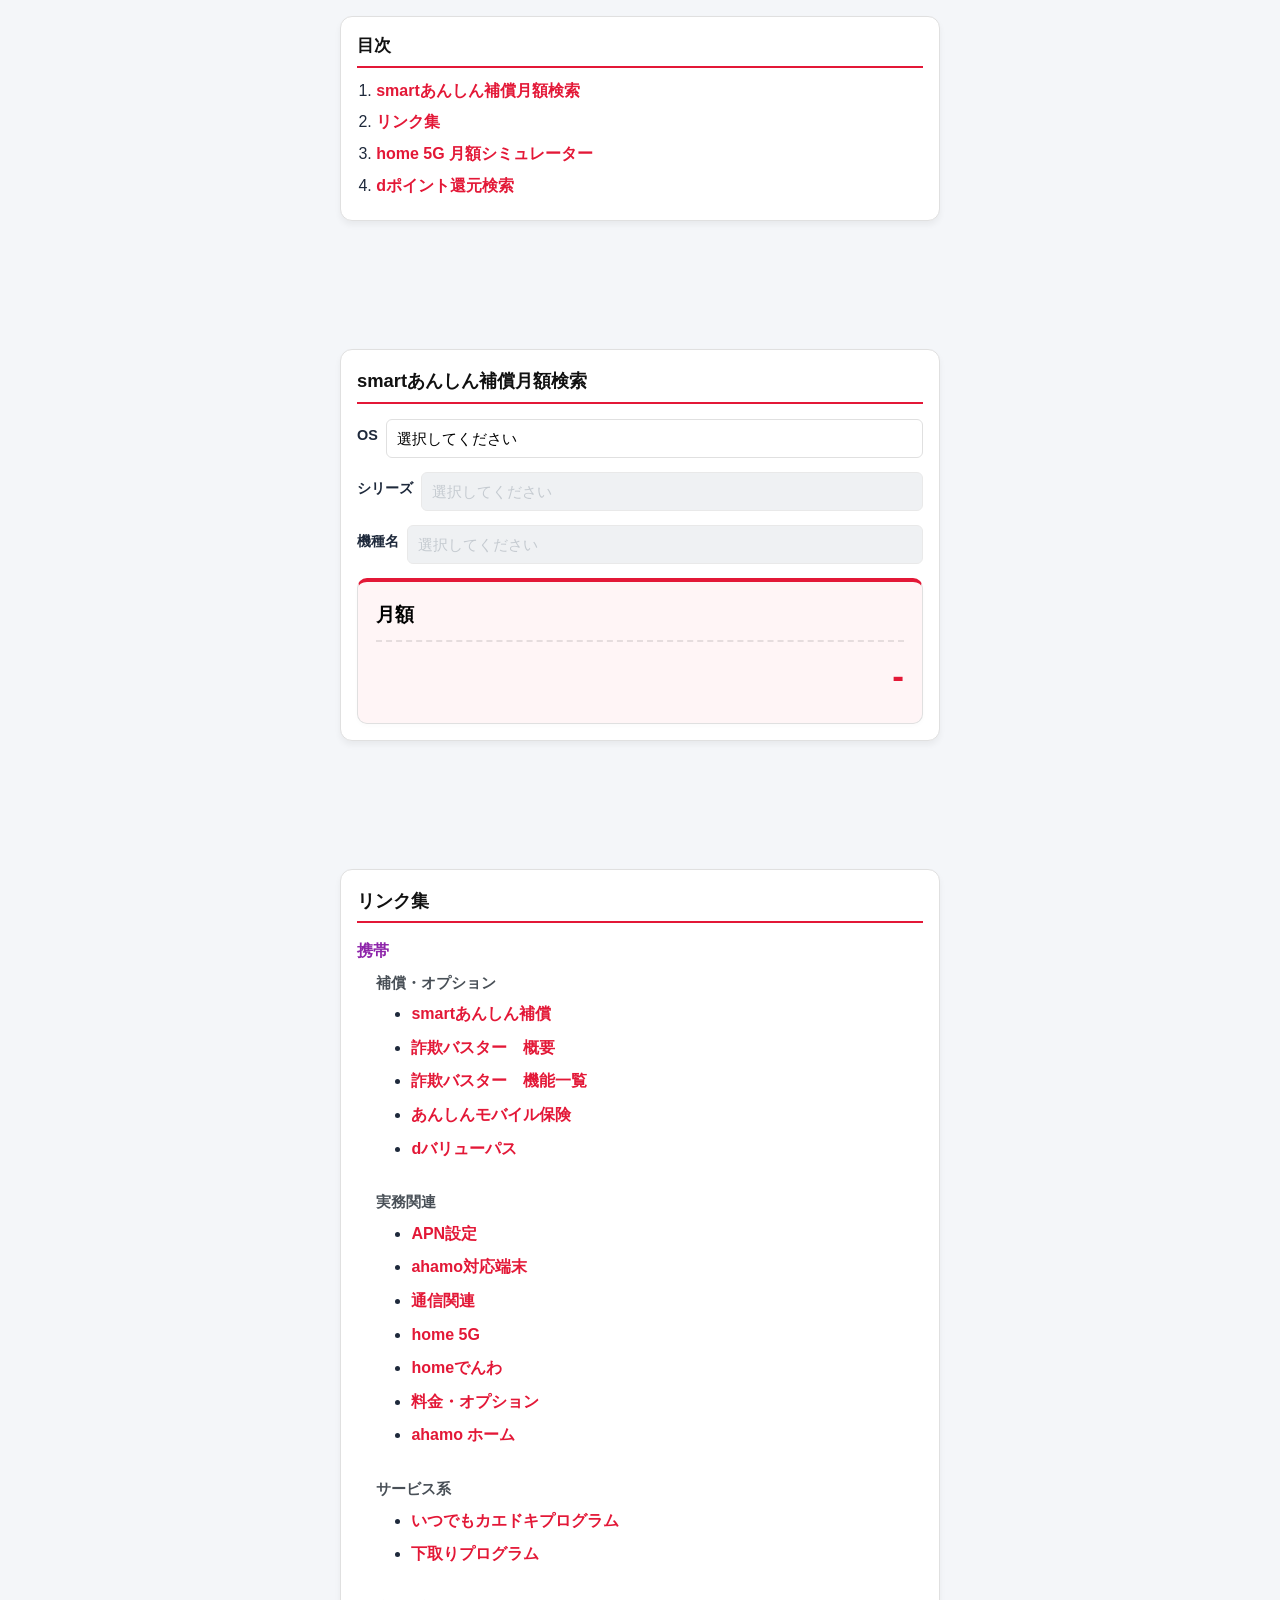
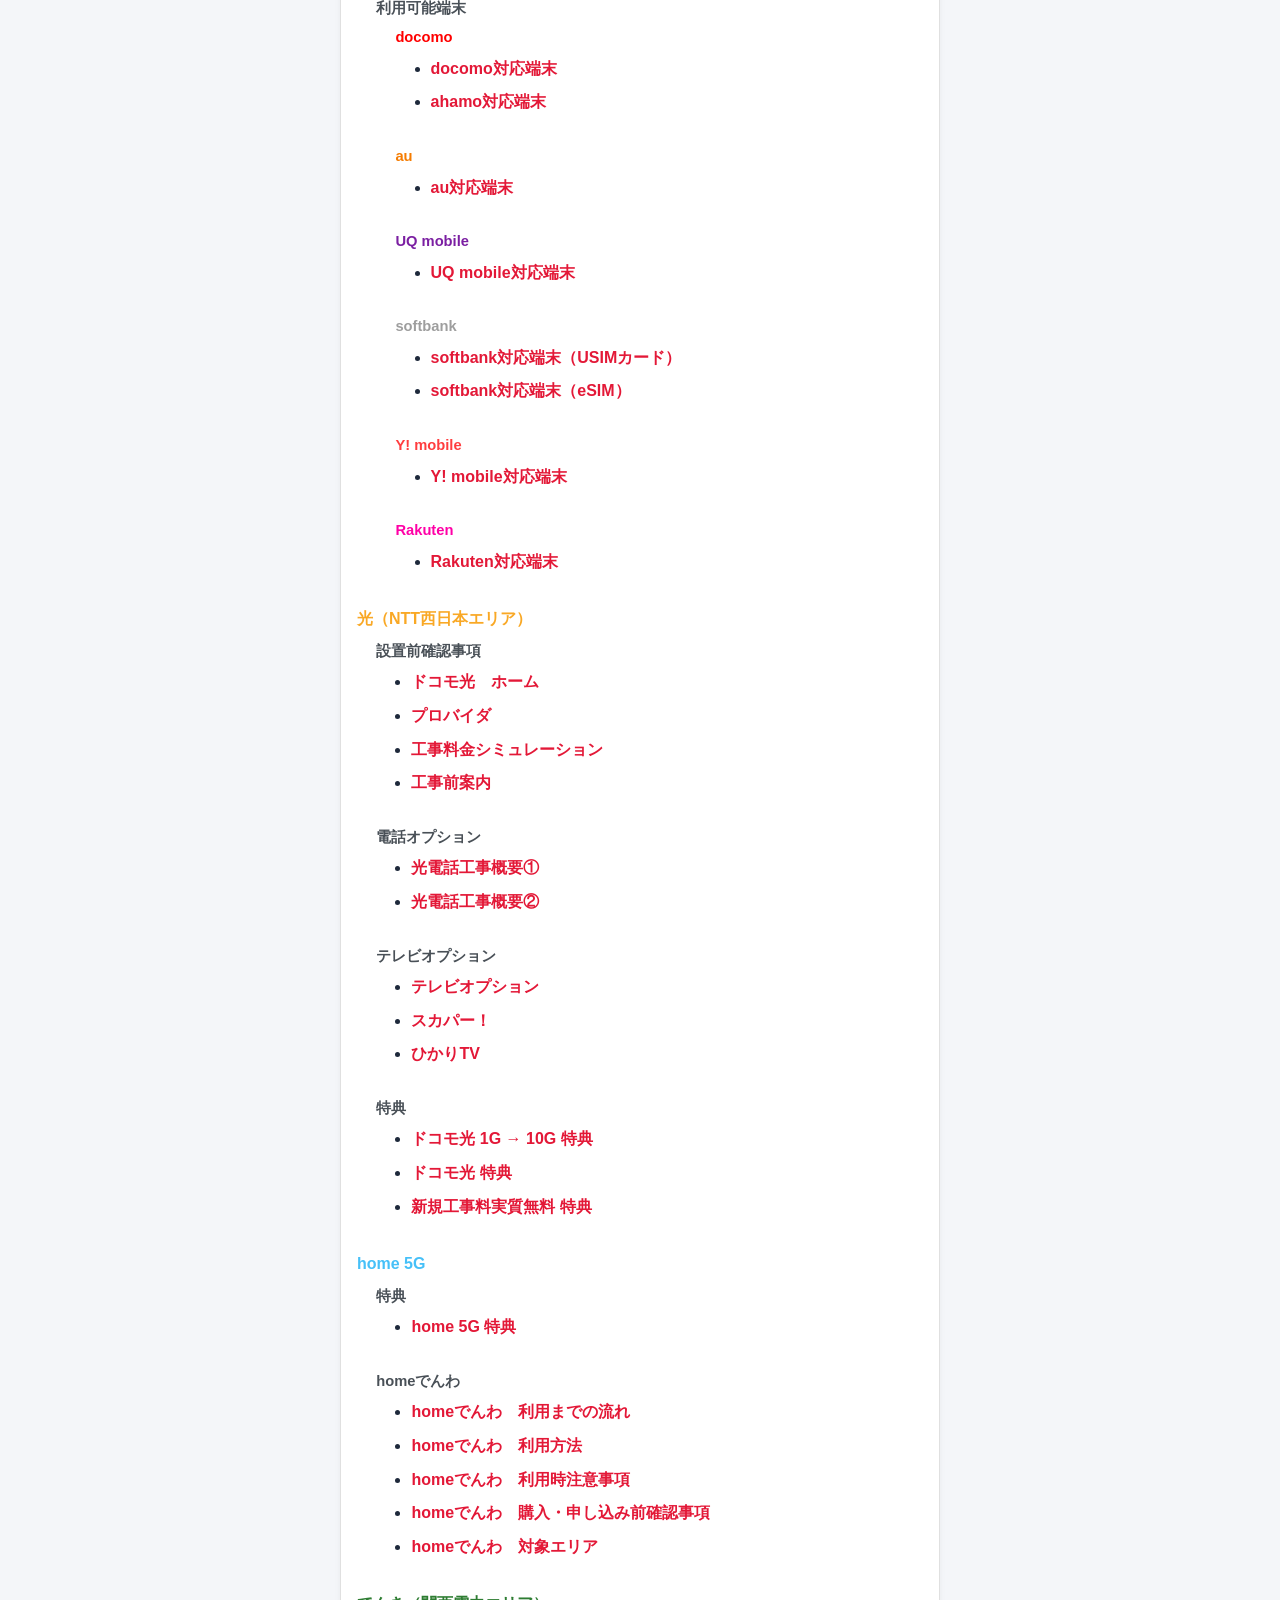
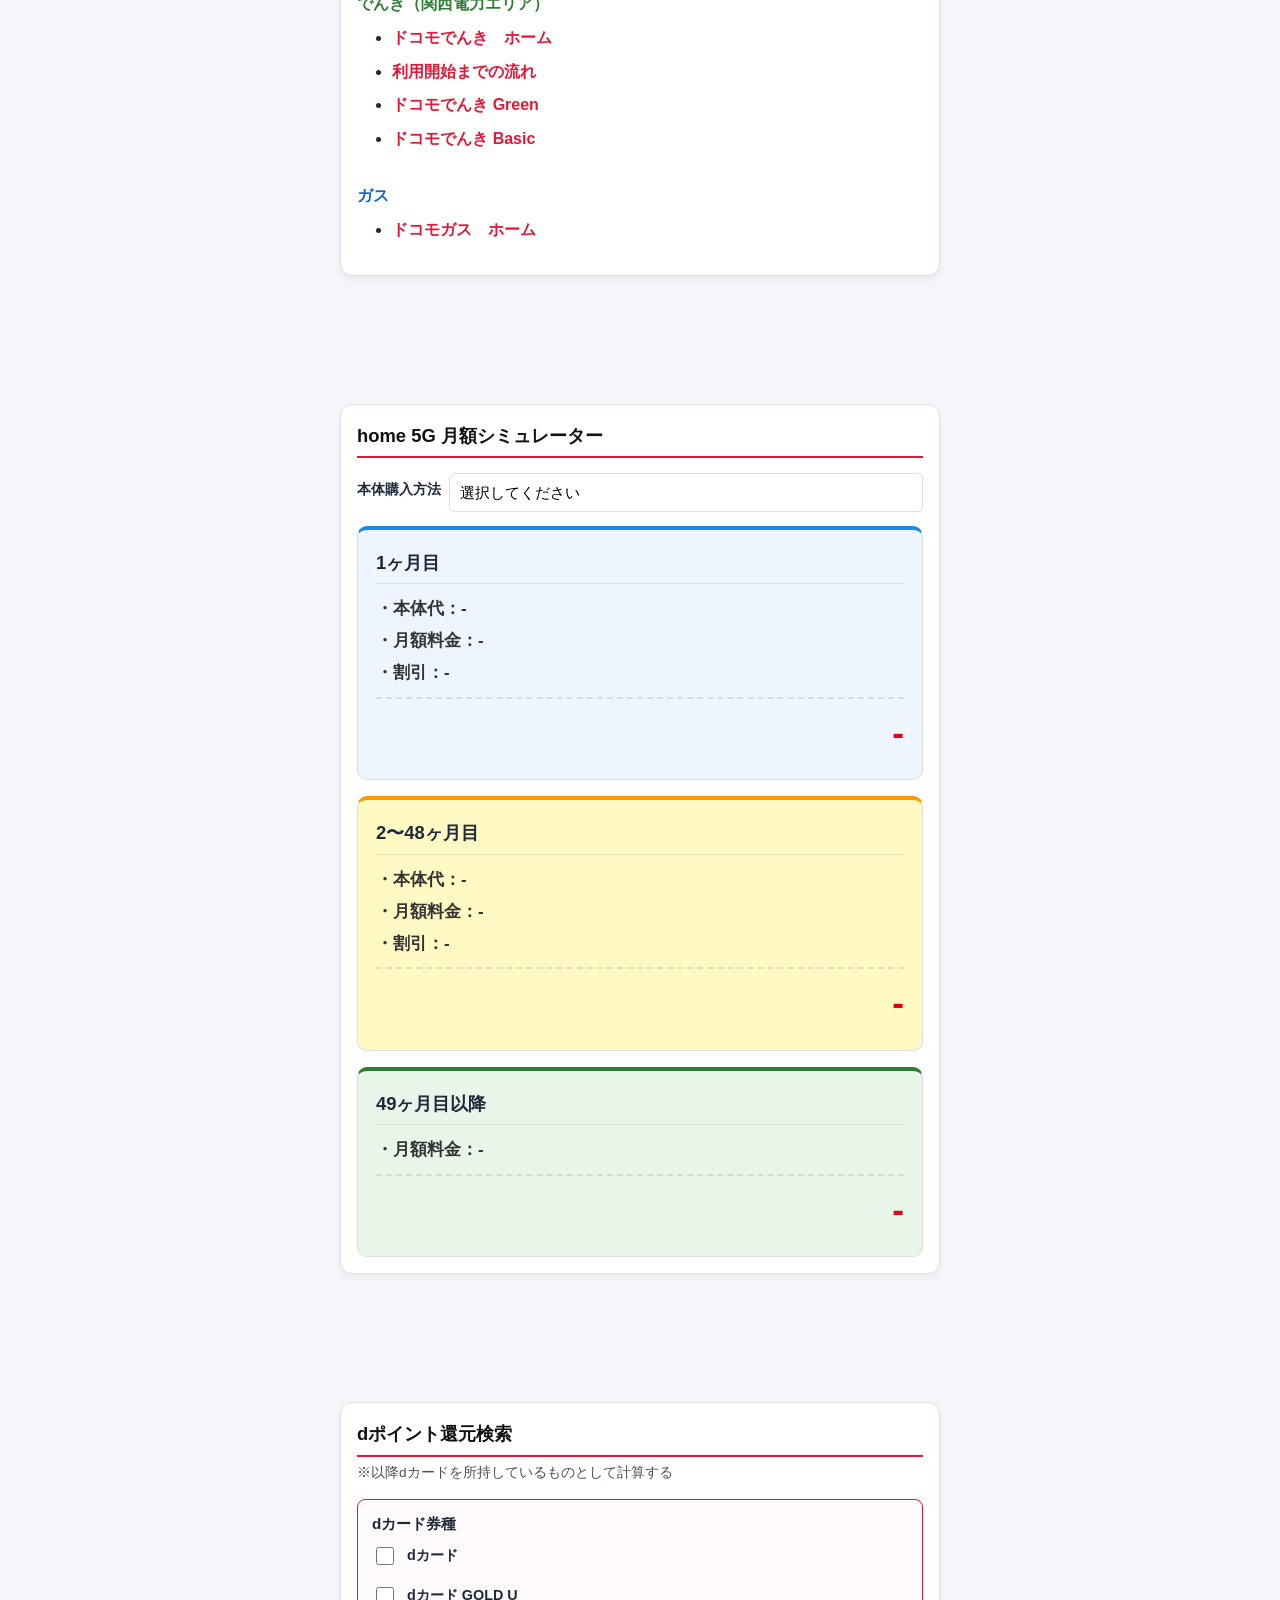
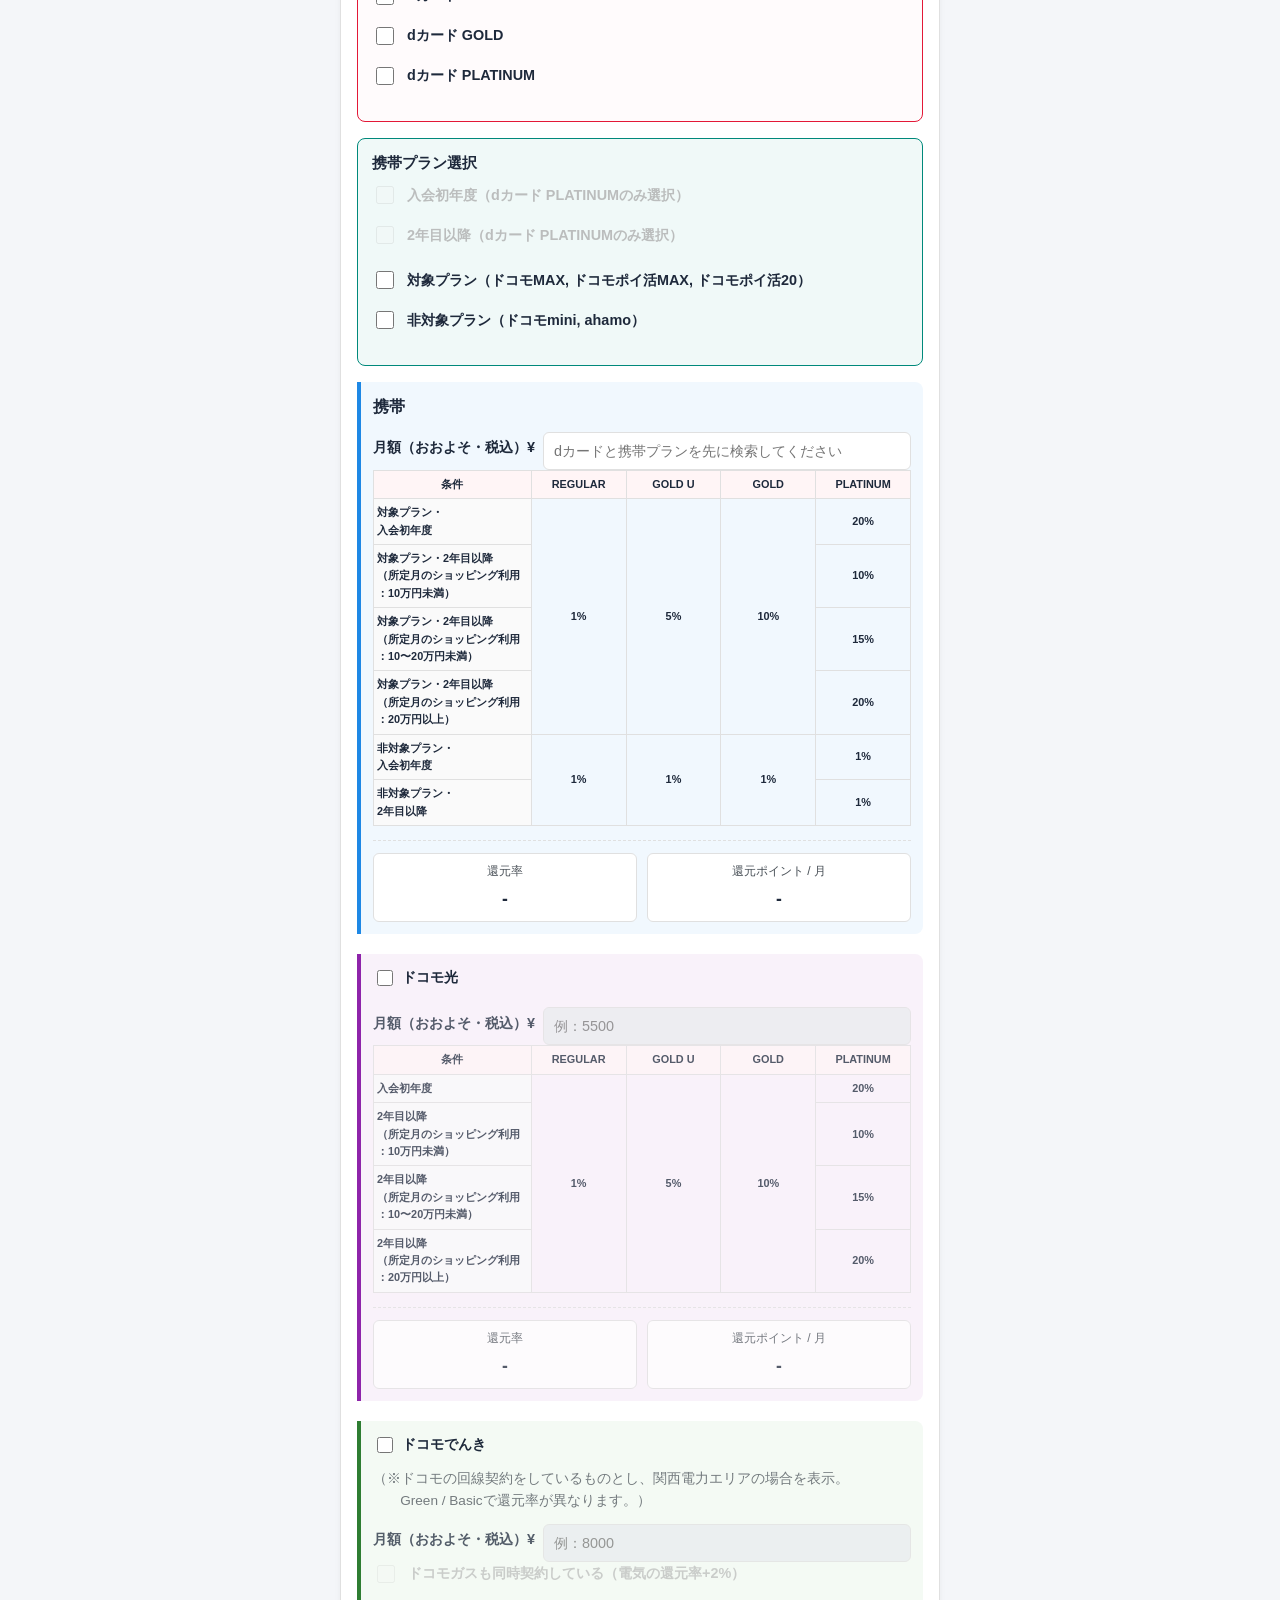
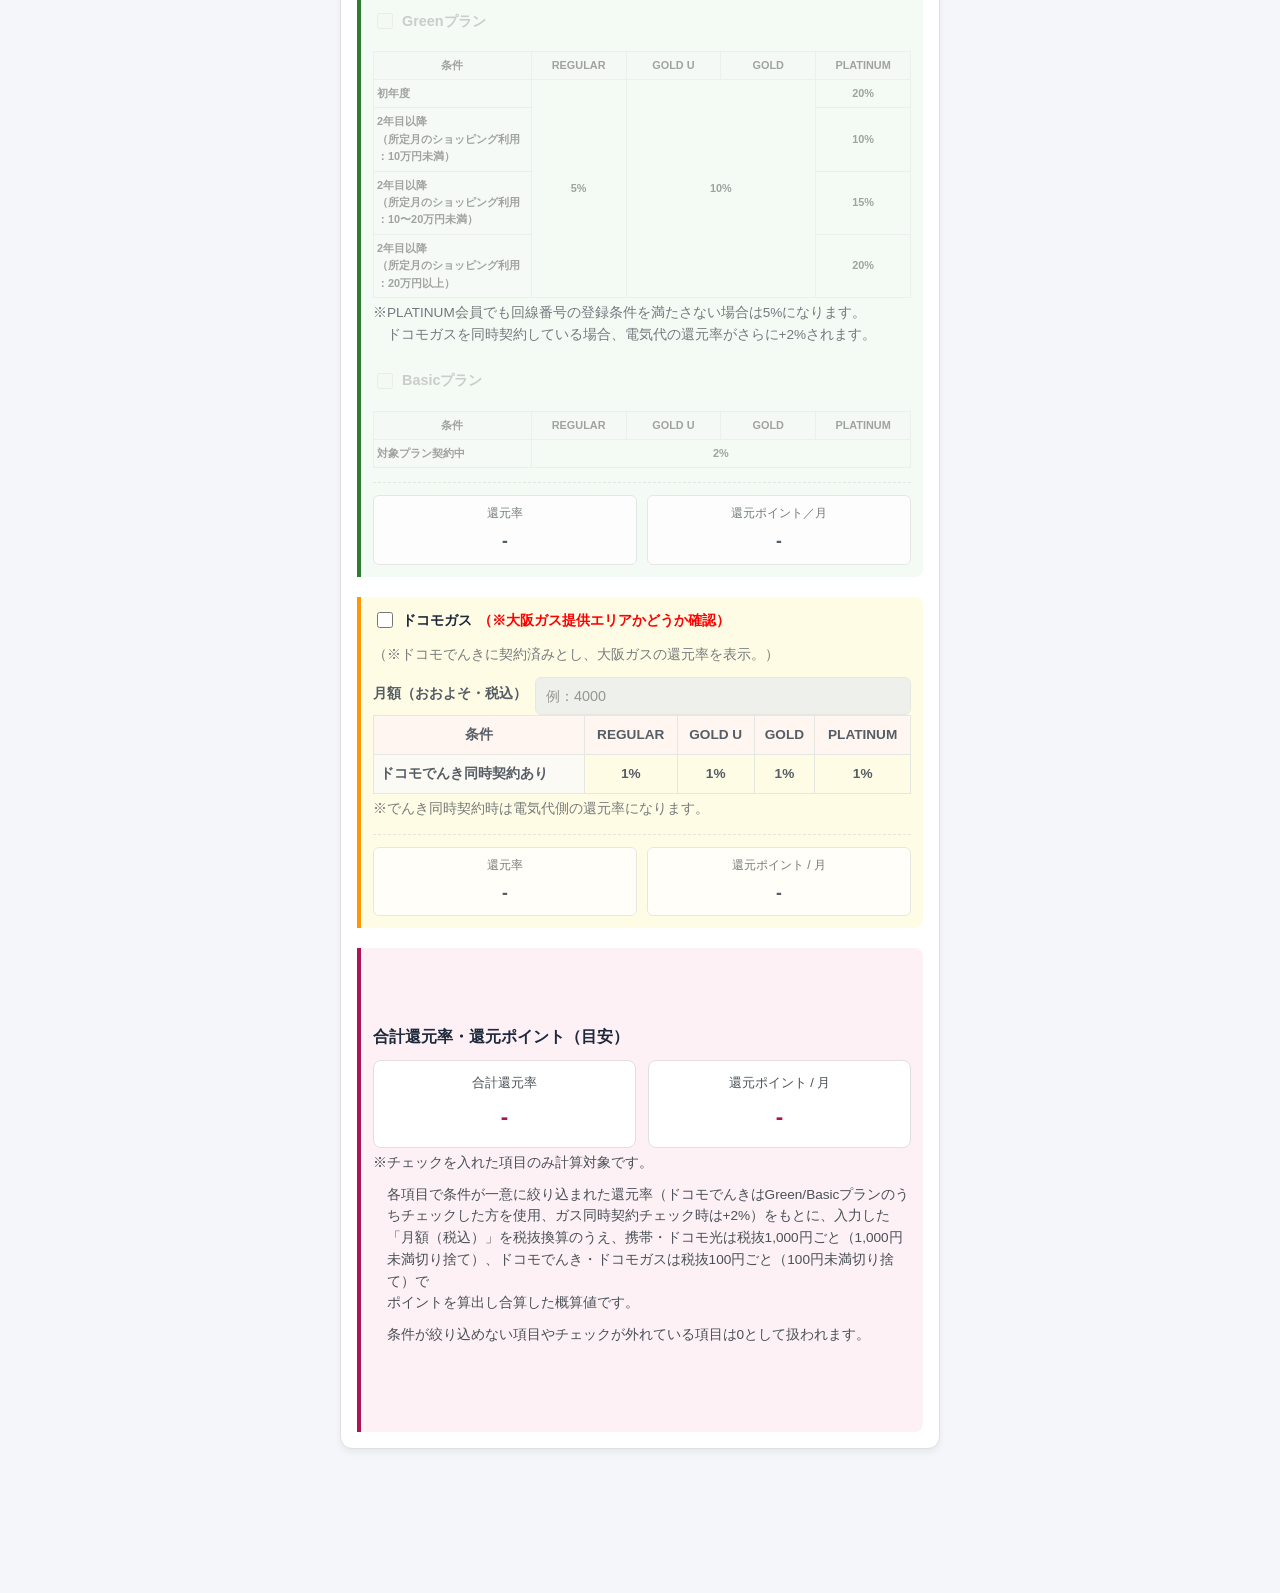
<file: works.html>
<!DOCTYPE html>
<html lang="ja">
<head>
<meta charset="UTF-8">
<meta name="viewport" content="width=device-width, initial-scale=1.0">
<title>ツール一覧</title>
<link rel="stylesheet" href="style.css">
<style>
    body {
        font-family: 'Helvetica Neue', Arial, 'Hiragino Kaku Gothic ProN', 'Hiragino Sans', Meiryo, sans-serif;
        background-color: var(--bg-body);
        color: var(--text-main);
        line-height: 1.6;
        margin: 0;
        padding: 16px;
    }

    .container {
        max-width: 600px;
        margin: 0 auto;
    }

    .card {
        background: var(--bg-card);
        border-radius: 12px;
        box-shadow: 0 4px 6px rgba(0, 0, 0, 0.05);
        padding: 16px;
        margin-bottom: 128px;
        border: 1px solid var(--border-color);
    }

    h2 {
        font-size: 1.15rem;
        color: #111;
        margin-top: 0;
        margin-bottom: 15px;
        padding-bottom: 6px;
        border-bottom: 2px solid var(--primary-color);
    }

    .section {
        margin-bottom: 14px;
    }

    label {
        display: block;
        font-weight: 600;
        font-size: 0.9rem;
        margin-bottom: 6px;
    }

    select {
        width: 100%;
        padding: 10px;
        border-radius: 6px;
        border: 1px solid var(--border-color);
        font-size: 0.95rem;
        background-color: #fff;
        outline: none;
        -webkit-appearance: none;
        appearance: none;
    }

    select:focus {
        border-color: var(--primary-color);
    }

    select:disabled {
        background-color: #e9ecef;
        color: #adb5bd;
    }

    input[type="number"]:disabled {
        background-color: #e9ecef;
        color: #adb5bd;
    }

    .price-box {
        width: 100%;
        border-radius: 10px;
        padding: 18px;
        box-shadow: 0 2px 4px rgba(0, 0, 0, 0.02);
        border: 1px solid var(--border-color);
        background-color: var(--primary-light);
        border-top: 4px solid var(--primary-color);
        box-sizing: border-box;
    }

    .price-box .price-label {
        font-size: 1.2rem;
        color: var(--text-sub);
        margin-bottom: 8px;
        color: #000;
        font-weight: bold;
        text-align: left;
    }

    .price-box .price-amount {
        font-size: 2.2rem;
        font-weight: 800;
        color: var(--primary-color);
        text-align: right;
    }

    .price-box.h5g-1 {
        background-color: #eef5ff;
        border-top: 4px solid var(--accent-divide);
        text-align: left;
    }

    .price-box.h5g-1 .price-amount {
        color: #e60012;
        text-align: right;
    }

    .price-box.h5g-2 {
        background-color: var(--accent-once-light);
        border-top: 4px solid var(--accent-once);
        text-align: left;
    }

    .price-box.h5g-2 .price-amount {
        color: #e60012;
        text-align: right;
    }

    .price-box.h5g-3 {
        background-color: var(--accent-kaedoki-light);
        border-top: 4px solid var(--accent-kaedoki);
        text-align: left;
    }

    .price-box.h5g-3 .price-amount {
        color: #e60012;
        text-align: right;
    }

    .toc {
        background: var(--bg-card);
        border-radius: 12px;
        box-shadow: 0 4px 6px rgba(0, 0, 0, 0.05);
        padding: 16px;
        margin-bottom: 128px;
        border: 1px solid var(--border-color);
    }

    .toc h2 {
        font-size: 1.05rem;
        margin-top: 0;
        margin-bottom: 10px;
        padding-bottom: 6px;
        border-bottom: 2px solid var(--primary-color);
    }

    .toc ol {
        margin: 0;
        padding-left: 1.2em;
    }

    .toc li {
        margin-bottom: 6px;
    }

    .toc a {
        color: var(--primary-color);
        font-weight: 600;
        text-decoration: none;
    }

    .toc a:hover {
        text-decoration: underline;
    }

    .dpoint-subhead {
        font-size: 1rem;
        font-weight: bold;
        margin: 0 0 10px 0;
        color: var(--text-main);
    }

    .dpoint-note {
        font-size: 0.85rem;
        color: var(--text-sub);
        margin: -4px 0 10px 0;
        padding-left: 1em;
        text-indent: -1em;
    }

    .dpoint-note-paren {
        padding-left: 2em;
        text-indent: -2em;
    }

    .dpoint-note-total + .dpoint-note-total {
        margin-top: 6px;
        text-indent: 0;
    }

    table.dpoint-table.dpoint-table-mobile th:first-child,
    table.dpoint-table.dpoint-table-mobile td:first-child {
        width: 14.5em;
    }

    .dpoint-table-wrap {
        overflow-x: auto;
        margin-bottom: 8px;
        transition: filter 0.15s ease, opacity 0.15s ease;
    }

    table.dpoint-table {
        width: 100%;
        border-collapse: collapse;
        font-size: 0.85rem;
        min-width: 480px;
    }

    table.dpoint-table th,
    table.dpoint-table td {
        border: 1px solid var(--border-color);
        padding: 8px 6px;
        text-align: center;
        transition: background-color 0.15s ease, color 0.15s ease;
    }

    table.dpoint-table thead th {
        background-color: var(--primary-light);
        font-weight: bold;
        white-space: nowrap;
    }

    table.dpoint-table tbody th {
        background-color: #fafafa;
        font-weight: 600;
        text-align: left;
        white-space: nowrap;
    }

    table.dpoint-table td.rate-cell {
        font-weight: bold;
    }

    table.dpoint-table td.cell-disabled {
        background-color: #e9ecef !important;
        color: #adb5bd !important;
        font-weight: normal;
    }

    .dpoint-table-title {
        font-size: 0.9rem;
        font-weight: bold;
        margin: 14px 0 6px 0;
        color: var(--text-sub);
    }

    .dpoint-table-title-plan {
        margin: 24px 0 12px 0;
    }

    .dpoint-table-title-plan .dpoint-section-toggle {
        font-size: 0.9rem;
        color: var(--text-sub);
    }

    .dpoint-table-wrap.dpoint-plan-inactive {
        filter: grayscale(1);
        opacity: 0.55;
    }

    .dpoint-section-toggle:has(input:disabled) {
        opacity: 0.75;
    }

    .dpoint-frame {
        border: 1px solid var(--border-color);
        border-radius: 8px;
        padding: 12px 14px;
        margin-bottom: 16px;
        background-color: var(--bg-body);
    }

    .dpoint-frame-title {
        font-size: 0.95rem;
        font-weight: bold;
        margin: 0 0 8px 0;
        color: var(--text-main);
    }

    table.dpoint-table.dpoint-table-mobile {
        font-size: 0.68rem;
        min-width: 0;
        width: 100%;
        table-layout: fixed;
    }

    table.dpoint-table.dpoint-table-mobile th,
    table.dpoint-table.dpoint-table-mobile td {
        padding: 5px 3px;
        white-space: normal;
        word-break: break-word;
    }

    .checkbox-label:has(input:disabled) {
        opacity: 0.75;
    }

    .dpoint-section-toggle {
        display: inline-flex;
        align-items: center;
        gap: 6px;
        cursor: pointer;
    }

    .dpoint-section-toggle input[type="checkbox"] {
        width: 16px;
        height: 16px;
    }

    .dpoint-section-body {
        transition: opacity 0.15s ease;
    }

    .dpoint-section-body.dpoint-section-disabled {
        opacity: 0.75;
        pointer-events: none;
    }

    .dpoint-fee-input {
        margin-top: 12px;
        margin-bottom: 0;
    }

    .dpoint-item-result {
        display: grid;
        grid-template-columns: 1fr 1fr;
        gap: 10px;
        margin-top: 14px;
        padding-top: 12px;
        border-top: 1px dashed var(--border-color);
    }

    .dpoint-item-result-box {
        background-color: var(--bg-card);
        border: 1px solid var(--border-color);
        border-radius: 6px;
        padding: 8px 10px;
        text-align: center;
    }

    .dpoint-item-result-label {
        display: block;
        font-size: 0.75rem;
        color: var(--text-sub);
        margin-bottom: 4px;
    }

    .dpoint-item-result-value {
        display: block;
        font-size: 1.1rem;
        font-weight: 700;
        color: var(--text-main);
    }

    .dpoint-frame-card {
        border-color: var(--primary-color);
        background-color: #fffbfc;
    }

    .dpoint-frame-plan {
        border-color: #00897b;
        background-color: #f0f9f8;
    }

    .sub-container.dpoint-mobile {
        border-left-color: #1e88e5;
        background-color: #f1f8fe;
    }

    .sub-container.dpoint-hikari {
        border-left-color: #8e24aa;
        background-color: #f9f2fa;
    }

    .sub-container.dpoint-denki {
        border-left-color: var(--accent-kaedoki);
        background-color: #f4faf4;
    }

    .sub-container.dpoint-gas {
        border-left-color: var(--accent-once);
        background-color: #fffce6;
    }

    .sub-container.dpoint-total {
        border-left-color: #ad1457;
        background-color: #fdf1f5;
        padding-top: 76px;
        padding-bottom: 76px;
    }

    .dpoint-total-grid {
        display: grid;
        grid-template-columns: 1fr 1fr;
        gap: 12px;
        margin-bottom: 8px;
    }

    .dpoint-total-item {
        background-color: var(--bg-card);
        border: 1px solid var(--border-color);
        border-radius: 8px;
        padding: 12px;
        text-align: center;
    }

    .dpoint-total-label {
        display: block;
        font-size: 0.8rem;
        color: var(--text-sub);
        margin-bottom: 6px;
    }

    .dpoint-total-value {
        display: block;
        font-size: 1.4rem;
        font-weight: 800;
        color: #ad1457;
    }
    .link-list{
    list-style:none;
    margin:0;
    padding-left:0;
}

.link-list > li{
    margin-bottom:16px;
}

.link-list-item-spaced{
    margin-top:32px;
}

.link-list-title{
    display:block;
    font-weight:700;
    font-size:1rem;
    margin-bottom:8px;
    color:var(--text-main);
}

.link-list-title-mobile{
    color:#8e24aa;
}

.link-list-title-hikari{
    color:#f9a825;
}

.link-list-title-home5g{
    color:#46c0f8;
}

.link-list-title-denki{
    color:#2e7d32;
}

.link-list-title-gas{
    color:#1565c0;
}

.link-list-sub{
    list-style:none;
    margin:0;
    padding-left:1.2em;
}

.link-list-sub > li{
    margin-bottom:30px;
}

.link-list-subtitle{
    display:block;
    font-weight:600;
    font-size:0.92rem;
    margin-bottom:6px;
    color:var(--text-sub);
}

.link-list-items{
    list-style:disc;
    margin:0;
    padding-left:2.2em;
}

.link-list-items li{
    margin-bottom:8px;
}

.link-list a{
    color:var(--primary-color);
    font-weight:600;
    text-decoration:none;
}

.link-list a:hover{
    text-decoration:underline;
}
  .cu-header-row {
    display: flex;
    justify-content: space-between;
    align-items: center;
    gap: 8px;
    border-bottom: 2px solid var(--primary-color);
    padding-bottom: 6px;
    margin-bottom: 15px;
  }

  .cu-header-row h2 {
    border-bottom: none;
    margin: 0;
    padding: 0;
  }

  .cu-note {
    font-size: 0.8rem;
    color: #888;
    margin: -6px 0 8px;
    line-height: 1.6;
  }

  .cu-caution {
    font-size: 0.78rem;
    color: #856404;
    background-color: #fff3cd;
    border: 1px solid #ffeeba;
    border-radius: 6px;
    padding: 6px 10px;
    margin: 0 0 18px;
    line-height: 1.5;
  }

  /* ===== モード選択（search.html の検索方法選択を踏襲） ===== */
  .cu-mode-select {
    margin-bottom: 6px;
  }

  .cu-mode-toggle {
    padding: 10px 4px;
    font-size: 1.02rem;
    font-weight: 700;
  }

  fieldset.cu-mode-fieldset {
    border: none;
    padding: 16px 0 0;
    margin: 0;
  }

  fieldset.cu-mode-fieldset[disabled] {
    display: none;
  }

  /* ===== 結果表示共通 ===== */
  .cu-result-empty {
    padding: 28px 12px;
    text-align: center;
    color: #999;
    font-size: 0.9rem;
    background: #f8f9fa;
    border-radius: 10px;
    border: 1px dashed var(--border-color);
  }

  .cu-result-title {
    font-weight: 700;
    font-size: 0.95rem;
    color: #333;
    margin-bottom: 10px;
    display: flex;
    align-items: center;
    flex-wrap: wrap;
    gap: 6px;
  }

  .cu-model-name {
    color: var(--primary-color);
  }

  /* ===== OS・メーカーの色分けバッジ（共通） ===== */
  .cu-os-badge {
    display: inline-block;
    font-size: 0.68rem;
    font-weight: 800;
    padding: 2px 8px;
    border-radius: 4px;
    background: var(--cu-os-color, #616161);
    color: #fff;
    flex-shrink: 0;
  }

  .cu-maker-badge {
    display: inline-block;
    font-size: 0.75rem;
    font-weight: 700;
    padding: 2px 9px;
    border-radius: 4px;
    background: #fff;
    border: 1.3px solid var(--cu-maker-color, #868e96);
    color: var(--cu-maker-color, #868e96);
    flex-shrink: 0;
  }

  .cu-count-badge {
    display: inline-block;
    background: var(--accent-divide);
    color: #fff;
    font-size: 0.75rem;
    font-weight: 700;
    padding: 2px 9px;
    border-radius: 999px;
  }

  /* ===== モード1：機種からキャリアを探す ===== */
  .cu-chip-list {
    display: flex;
    flex-direction: column;
    gap: 8px;
  }

  .cu-chip {
    --cu-accent: var(--primary-color);
    --cu-bg: #f8f9fa;
    display: flex;
    align-items: center;
    justify-content: space-between;
    gap: 10px;
    background: var(--cu-bg);
    border: 1px solid var(--border-color);
    border-left: 4px solid var(--cu-accent);
    border-radius: 8px;
    padding: 10px 12px;
  }

  .cu-chip-badge {
    display: inline-block;
    font-size: 0.85rem;
    font-weight: 700;
    padding: 4px 12px;
    border-radius: 999px;
    background: #fff;
    border: 1.5px solid var(--cu-accent);
    color: var(--cu-accent);
  }

  .cu-chip-link {
    flex-shrink: 0;
    font-size: 0.8rem;
    font-weight: 700;
    padding: 6px 12px;
    border-radius: 6px;
    text-decoration: none;
    white-space: nowrap;
    background: #fff;
    border: 1.5px solid var(--cu-accent);
    color: var(--cu-accent);
    transition: background 0.15s ease, color 0.15s ease;
  }

  .cu-chip-link:hover {
    background: var(--cu-accent);
    color: #fff;
  }

  /* ===== モード2：キャリアから機種を探す ===== */
  .cu-keyword-input {
    width: 100%;
    padding: 10px;
    border-radius: 6px;
    border: 1px solid var(--border-color);
    font-size: 0.9rem;
    background-color: #fff;
    outline: none;
    box-sizing: border-box;
  }

  .cu-keyword-input:focus {
    border-color: var(--primary-color);
  }

  .cu-carrier-summary {
    --cu-accent: var(--primary-color);
    --cu-bg: #f8f9fa;
    display: flex;
    align-items: center;
    justify-content: space-between;
    flex-wrap: wrap;
    gap: 10px;
    background: var(--cu-bg);
    border: 1px solid var(--border-color);
    border-left: 4px solid var(--cu-accent);
    border-radius: 8px;
    padding: 12px;
    margin-bottom: 12px;
  }

  .cu-carrier-summary-name {
    font-size: 1.05rem;
    font-weight: 800;
    color: var(--cu-accent);
  }

  .cu-device-list {
    display: flex;
    flex-direction: column;
    gap: 6px;
    max-height: 440px;
    overflow-y: auto;
    padding-right: 2px;
  }

  .cu-device-row {
    --cu-accent: var(--primary-color);
    display: flex;
    align-items: baseline;
    gap: 8px;
    flex-wrap: wrap;
    background: #f8f9fa;
    border: 1px solid var(--border-color);
    border-left: 3px solid var(--cu-accent);
    border-radius: 6px;
    padding: 8px 10px;
  }

  .cu-device-model {
    font-size: 0.92rem;
    font-weight: 700;
    color: #212529;
  }
</style>
</head>
<body>
<div class="container">
    <nav class="toc">
        <h2>目次</h2>
        <ol>
            <li><a href="#dv-checker">smartあんしん補償月額検索</a></li>
            <li><a href="#link-list">リンク集</a></li>
            <li><a href="#h5g-simulator">home 5G 月額シミュレーター</a></li>
            <li><a href="#dpoint-search">dポイント還元検索</a></li>
        </ol>
    </nav>

    <div class="card" id="dv-checker">
        <h2>smartあんしん補償月額検索</h2>

        <div class="section">
            <label for="dv-os">OS</label>
            <select id="dv-os" onchange="dv_updateSeries()">
                <option value="">選択してください</option>
            </select>
        </div>

        <div class="section">
            <label for="dv-series">シリーズ</label>
            <select id="dv-series" onchange="dv_updateModel()" disabled>
                <option value="">選択してください</option>
            </select>
        </div>

        <div class="section">
            <label for="dv-model">機種名</label>
            <select id="dv-model" onchange="dv_updatePrice()" disabled>
                <option value="">選択してください</option>
            </select>
        </div>

        <div class="price-box">
            <div class="price-label">月額</div>
            <div class="price-amount" id="dv-price">-</div>
        </div>
    </div>

    <div class="card" id="link-list">
       <h2>リンク集</h2>

    <ul class="link-list">
        <li>
            <span class="link-list-title link-list-title-mobile">携帯</span>
            <ul class="link-list-sub">
                <li>
                    <span class="link-list-subtitle">補償・オプション</span>
                    <ul class="link-list-items">
                        <li><a href="https://www.docomo.ne.jp/service/smart_anshin_hoshou/" target="_blank" rel="noopener">smartあんしん補償</a></li>
                        <li><a href="https://virusbuster.jp/store/sb/?AAID=ad_mem_GGL_sb_nb_aw_88_241226_G1&gad_source=1&gad_campaignid=22067696134&gbraid=0AAAAACevllidiyiQdFng7ByXdaUu5p6vj&gclid=Cj0KCQjw39zSBhDhARIsANammDtx5BB3m55JHx2l52cjlWJTjiM0YQQlC4QyWxylqtAWuELCr6pK9GYaArmwEALw_wcB" target="_blank" rel="noopener">詐欺バスター　概要</a></li>
                        <li><a href="https://www.trendmicro.com/ja_jp/forHome/products/sb/feature.html?_gl=1*sq5b4h*_ga*OTk4MDYwMDg0LjE3ODQxNDU1MDY.*_ga_H44V87G8F6*czE3ODQxNDU1MDYkbzEkZzAkdDE3ODQxNDU1MDYkajYwJGwwJGgw*_ga_2SM2K3CQQG*czE3ODQxNDU1MDckbzEkZzAkdDE3ODQxNDU1MDckajYwJGwwJGgw*_ga_WN7RPBD7MK*czE3ODQxNDU1MDckbzEkZzAkdDE3ODQxNDU1MDckajYwJGwwJGgw*_gcl_au*MjAxMDg2NzM1OS4xNzg0MTQ1NTA4" target="_blank" rel="noopener">詐欺バスター　機能一覧</a></li>
                        <li><a href="https://www.sakura-ssi.co.jp/anshin-mobile/" target="_blank" rel="noopener">あんしんモバイル保険</a></li>
                        <li><a href="https://www.docomo.ne.jp/service/dvaluepass/?icid=CRP_SER_to_CRP_SER_dvaluepass" target="_blank" rel="noopener">dバリューパス</a></li>
                    </ul>
                </li>
                <li>
                    <span class="link-list-subtitle">実務関連</span>
                    <ul class="link-list-items">
                        <li><a href="https://www.docomo.ne.jp/support/for_simfree/apn.html" target="_blank" rel="noopener">APN設定</a></li>
                        <li><a href="https://ahamo.com/support/supported-phones/" target="_blank" rel="noopener">ahamo対応端末</a></li>
                        <li><a href="https://www.docomo.ne.jp/area/?icid=CRP_TOP_bnr01_to_CRP_AREA" target="_blank" rel="noopener">通信関連</a></li>
                        <li><a href="https://www.docomo.ne.jp/home_5g/hr02/" target="_blank" rel="noopener">home 5G</a></li>
                        <li><a href="https://www.docomo.ne.jp/home_denwa/hp01/" target="_blank" rel="noopener">homeでんわ</a></li>
                        <li><a href="https://www.docomo.ne.jp/charge/?icid=CRP_TOP_bnr01_to_CRP_CHA" target="_blank" rel="noopener">料金・オプション</a></li>
                        <li><a href="https://ahamo.com/" target="_blank" rel="noopener">ahamo ホーム</a></li>
                    </ul>
                </li>
                <li>
                    <span class="link-list-subtitle">サービス系</span>
                    <ul class="link-list-items">
                        <li><a href="https://www.docomo.ne.jp/campaign_event/kaedoki_program/" target="_blank" rel="noopener">いつでもカエドキプログラム</a></li>
                        <li><a href="https://www.docomo.ne.jp/campaign_event/shitadori/" target="_blank" rel="noopener">下取りプログラム</a></li>
                    </ul>
                </li>
                <li>
                    <span class="link-list-subtitle">利用可能端末</span>
                    <ul class="link-list-sub">
                        <li>
                            <span class="link-list-subtitle" style="color:#ff0000;">docomo</span>
                            <ul class="link-list-items">
                                <li><a href="https://www.docomo.ne.jp/service/spmode/compatible_model/" target="_blank" rel="noopener">docomo対応端末</a></li>
                                <li><a href="https://ahamo.com/support/supported-phones/index.html" target="_blank" rel="noopener">ahamo対応端末</a></li>
                            </ul>
                        </li>
                        <li>
                            <span class="link-list-subtitle" style="color:#f57c00;">au</span>
                            <ul class="link-list-items">
                                <li><a href="https://www.au.com/mobile/product/sim/devices/" target="_blank" rel="noopener">au対応端末</a></li>
                            </ul>
                        </li>
                        <li>
                            <span class="link-list-subtitle" style="color:#7b1fa2;">UQ mobile</span>
                            <ul class="link-list-items">
                                <li><a href="https://www.uqwimax.jp/mobile/products/sim/devices/" target="_blank" rel="noopener">UQ mobile対応端末</a></li>
                            </ul>
                        </li>
                        <li>
                            <span class="link-list-subtitle" style="color:#9e9e9e;">softbank</span>
                            <ul class="link-list-items">
                                <li><a href="https://www.softbank.jp/mobile/products/sim/usim-card-device/" target="_blank" rel="noopener">softbank対応端末（USIMカード）</a></li>
                                <li><a href="https://www.softbank.jp/mobile/products/sim/esim-device/" target="_blank" rel="noopener">softbank対応端末（eSIM）</a></li>
                            </ul>
                        </li>
                        <li>
                            <span class="link-list-subtitle" style="color:#ff3d3f;">Y! mobile</span>
                            <ul class="link-list-items">
                                <li><a href="https://www.ymobile.jp/store/lineup/sim_devices/" target="_blank" rel="noopener">Y! mobile対応端末</a></li>
                            </ul>
                        </li>
                        <li>
                            <span class="link-list-subtitle" style="color:#ff00a7;">Rakuten</span>
                            <ul class="link-list-items">
                                <li><a href="https://network.mobile.rakuten.co.jp/product/certified-products/" target="_blank" rel="noopener">Rakuten対応端末</a></li>
                            </ul>
                        </li>
                    </ul>
                </li>
            </ul>
        </li>
        <li class="link-list-item-spaced">
            <span class="link-list-title link-list-title-hikari">光（NTT西日本エリア）</span>
            <ul class="link-list-sub">
                <li>
                    <span class="link-list-subtitle">設置前確認事項</span>
                    <ul class="link-list-items">
                        <li><a href="https://www.docomo.ne.jp/internet/hikari/" target="_blank" rel="noopener">ドコモ光　ホーム</a></li>
                        <li><a href="https://www.docomo.ne.jp/internet/hikari/provider_list/" target="_blank" rel="noopener">プロバイダ</a></li>
                        <li><a href="https://docomohikari-koujiryo.ac.at.nttdocomo.co.jp/index.php/site/index/" target="_blank" rel="noopener">工事料金シミュレーション</a></li>
                        <li><a href="https://www.docomo.ne.jp/binary/pdf/internet/hikari/subscribe/construction.pdf" target="_blank" rel="noopener">工事前案内</a></li>
                    </ul>
                </li>
                <li>
                    <span class="link-list-subtitle">電話オプション</span>
                    <ul class="link-list-items">
                        <li><a href="https://www.docomo.ne.jp/internet/hikari/tell_service/initial_cost/?icid=CRP_INT_hikari_tell_service_to_CRP_INT_hikari_tell_service_initial_cost" target="_blank" rel="noopener">光電話工事概要①</a></li>
                        <li><a href="https://www.docomo.ne.jp/binary/pdf/internet/hikari/tell_service/initial_cost/construction_charge_01.pdf?ver=1706749234" target="_blank" rel="noopener">光電話工事概要②</a></li>
                    </ul>
                </li>
                <li>
                    <span class="link-list-subtitle">テレビオプション</span>
                    <ul class="link-list-items">
                        <li><a href="https://www.docomo.ne.jp/internet/hikari/eizo_service/tv_option/?icid=CRP_INT_hikari_eizo_service_to_CRP_INT_hikari_eizo_service_tv_option" target="_blank" rel="noopener">テレビオプション</a></li>
                        <li><a href="https://www.docomo.ne.jp/internet/hikari/eizo_service/skyperfectv/?icid=CRP_INT_hikari_eizo_service_to_CRP_INT_hikari_eizo_service_skyperfectv" target="_blank" rel="noopener">スカパー！</a></li>
                        <li><a href="https://www.docomo.ne.jp/internet/hikari/eizo_service/hikaritv/?icid=CRP_INT_hikari_eizo_service_to_CRP_INT_hikari_eizo_service_hikaritv" target="_blank" rel="noopener">ひかりTV</a></li>
                    </ul>
                </li>
                <li>
                    <span class="link-list-subtitle">特典</span>
                    <ul class="link-list-items">
                        <li><a href="https://www.docomo.ne.jp/campaign_event/hikari_10g_plan_change_kojiryo/index.html" target="_blank" rel="noopener">ドコモ光 1G → 10G 特典</a></li>
                        <li><a href="https://www.docomo.ne.jp/campaign_event/hikari_norikae/" target="_blank" rel="noopener">ドコモ光 特典</a></li>
                        <li><a href="https://www.docomo.ne.jp/campaign_event/hikari_norikae/" target="_blank" rel="noopener">新規工事料実質無料 特典</a></li>
                    </ul>
                </li>
            </ul>
        </li>
        <li class="link-list-item-spaced">
            <span class="link-list-title link-list-title-home5g">home 5G</span>
            <ul class="link-list-sub">
                <li>
                    <span class="link-list-subtitle">特典</span>
                    <ul class="link-list-items">
                        <li><a href="https://www.docomo.ne.jp/campaign_event/home5g_norikae/" target="_blank" rel="noopener">home 5G 特典</a></li>
                    </ul>
                </li>
                <li>
                    <span class="link-list-subtitle">homeでんわ</span>
                    <ul class="link-list-items">
                        <li><a href="https://www.docomo.ne.jp/home_denwa/flow/" target="_blank" rel="noopener">homeでんわ　利用までの流れ</a></li>
                        <li><a href="https://www.docomo.ne.jp/home_denwa/usage/" target="_blank" rel="noopener">homeでんわ　利用方法</a></li>
                        <li><a href="https://www.docomo.ne.jp/home_denwa/notice/" target="_blank" rel="noopener">homeでんわ　利用時注意事項</a></li>
                        <li><a href="https://www.docomo.ne.jp/home_denwa/prior_confirmation/" target="_blank" rel="noopener">homeでんわ　購入・申し込み前確認事項</a></li>
                        <li><a href="https://www.docomo.ne.jp/home_denwa/area/" target="_blank" rel="noopener">homeでんわ　対象エリア</a></li>
                    </ul>
                </li>
            </ul>
        </li>
        <li class="link-list-item-spaced">
            <span class="link-list-title link-list-title-denki">でんき（関西電力エリア）</span>
            <ul class="link-list-items">
                <li><a href="https://denki.docomo.ne.jp/" target="_blank" rel="noopener">ドコモでんき　ホーム</a></li>
                <li><a href="https://denki.docomo.ne.jp/" target="_blank" rel="noopener">利用開始までの流れ</a></li>
                <li><a href="https://denki.docomo.ne.jp/plan/green_kansai/" target="_blank" rel="noopener">ドコモでんき Green</a></li>
                <li><a href="https://denki.docomo.ne.jp/plan/basic_kansai/" target="_blank" rel="noopener">ドコモでんき Basic</a></li>
            </ul>
        </li>
        <li class="link-list-item-spaced">
            <span class="link-list-title link-list-title-gas">ガス</span>
            <ul class="link-list-items">
                <li><a href="https://denki.docomo.ne.jp/gas/" target="_blank" rel="noopener">ドコモガス　ホーム</a></li>
            </ul>
        </li>
    </ul>
    </div>
    <div class="card" id="h5g-simulator">
        <h2>home 5G 月額シミュレーター</h2>

        <div class="section">
            <label for="h5g-buy-mode">本体購入方法</label>
            <select id="h5g-buy-mode" onchange="h5g_update()">
                <option value="">選択してください</option>
                <option value="一括">一括</option>
                <option value="分割">分割</option>
                <option value="一括（キャンペーン）">一括（キャンペーン）</option>
            </select>
        </div>

        <div class="result-container">
            <div class="price-box h5g-1">
                <strong>1ヶ月目</strong>
                <div class="price-breakdown">
                    <span class="breakdown-line" id="h5g-m1-device">本体代：-</span>
                    <span class="breakdown-line" id="h5g-m1-fee">月額料金：-</span>
                    <span class="breakdown-line" id="h5g-m1-discount">割引：-</span>
                </div>
                <div class="price-amount" id="h5g-m1-total">-</div>
            </div>

            <div class="price-box h5g-2">
                <strong>2〜48ヶ月目</strong>
                <div class="price-breakdown">
                    <span class="breakdown-line" id="h5g-m2-device">本体代：-</span>
                    <span class="breakdown-line" id="h5g-m2-fee">月額料金：-</span>
                    <span class="breakdown-line" id="h5g-m2-discount">割引：-</span>
                </div>
                <div class="price-amount" id="h5g-m2-total">-</div>
            </div>

            <div class="price-box h5g-3">
                <strong>49ヶ月目以降</strong>
                <div class="price-breakdown">
                    <span class="breakdown-line" id="h5g-m3-fee">月額料金：-</span>
                </div>
                <div class="price-amount" id="h5g-m3-total">-</div>
            </div>
        </div>
    </div>

    <div class="card" id="dpoint-search">
        <h2>dポイント還元検索</h2>
        <p class="dpoint-note" style="margin-top: -10px; margin-bottom: 15px;">※以降dカードを所持しているものとして計算する</p>

        <div class="dpoint-frame dpoint-frame-card">
            <p class="dpoint-frame-title">dカード券種</p>
            <div class="checkbox-group">
                <label class="checkbox-label"><input type="checkbox" data-group="dcard-type" value="dcard" onchange="dpointOnCardChange(this);">dカード</label>
                <label class="checkbox-label"><input type="checkbox" data-group="dcard-type" value="goldu" onchange="dpointOnCardChange(this);">dカード GOLD U</label>
                <label class="checkbox-label"><input type="checkbox" data-group="dcard-type" value="gold" onchange="dpointOnCardChange(this);">dカード GOLD</label>
                <label class="checkbox-label"><input type="checkbox" data-group="dcard-type" value="platinum" onchange="dpointOnCardChange(this);">dカード PLATINUM</label>
            </div>
        </div>

        <div class="dpoint-frame dpoint-frame-plan">
            <p class="dpoint-frame-title">携帯プラン選択</p>
            <div class="checkbox-group">
                <label class="checkbox-label"><input type="checkbox" data-group="mobile-year" value="y1" onchange="dpointOnMobilePlanChange(this);">入会初年度（dカード PLATINUMのみ選択）</label>
                <label class="checkbox-label"><input type="checkbox" data-group="mobile-year" value="y2" onchange="dpointOnMobilePlanChange(this);">2年目以降（dカード PLATINUMのみ選択）</label>
            </div>
            <div class="checkbox-group">
                <label class="checkbox-label"><input type="checkbox" data-group="mobile-plan" value="target" onchange="dpointOnMobilePlanChange(this);">対象プラン（ドコモMAX, ドコモポイ活MAX, ドコモポイ活20）</label>
                <label class="checkbox-label"><input type="checkbox" data-group="mobile-plan" value="nontarget" onchange="dpointOnMobilePlanChange(this);">非対象プラン（ドコモmini, ahamo）</label>
            </div>
        </div>

        <div class="sub-container dpoint-mobile">
            <p class="dpoint-subhead">携帯</p>
            <div class="dpoint-section-body" id="dpoint-mobile-body">
            <div class="section dpoint-fee-input">
                <label for="dpoint-mobile-fee">月額（おおよそ・税込）¥</label>
                <input type="number" id="dpoint-mobile-fee" min="0" step="100" placeholder="dカードと携帯プランを先に検索してください" oninput="dpointUpdateTotal()" disabled>
            </div>

            <div class="dpoint-table-wrap">
                <table class="dpoint-table dpoint-table-mobile" id="dpoint-mobile-table">
                    <thead>
                        <tr>
                            <th>条件</th>
                            <th>REGULAR</th>
                            <th>GOLD U</th>
                            <th>GOLD</th>
                            <th>PLATINUM</th>
                        </tr>
                    </thead>
                    <tbody>
                        <tr data-plan="target">
                            <th>対象プラン・<br>入会初年度</th>
                            <td class="rate-cell" data-card="dcard" rowspan="4">1%</td>
                            <td class="rate-cell" data-card="goldu" rowspan="4">5%</td>
                            <td class="rate-cell" data-card="gold" rowspan="4">10%</td>
                            <td class="rate-cell" data-card="platinum" data-year="y1">20%</td>
                        </tr>
                        <tr data-plan="target">
                            <th>対象プラン・2年目以降<br>（所定月のショッピング利用<br>：10万円未満）</th>
                            <td class="rate-cell" data-card="platinum" data-year="y2">10%</td>
                        </tr>
                        <tr data-plan="target">
                            <th>対象プラン・2年目以降<br>（所定月のショッピング利用<br>：10〜20万円未満）</th>
                            <td class="rate-cell" data-card="platinum" data-year="y2">15%</td>
                        </tr>
                        <tr data-plan="target">
                            <th>対象プラン・2年目以降<br>（所定月のショッピング利用<br>：20万円以上）</th>
                            <td class="rate-cell" data-card="platinum" data-year="y2">20%</td>
                        </tr>
                        <tr data-plan="nontarget">
                            <th>非対象プラン・<br>入会初年度</th>
                            <td class="rate-cell" data-card="dcard" rowspan="2">1%</td>
                            <td class="rate-cell" data-card="goldu" rowspan="2">1%</td>
                            <td class="rate-cell" data-card="gold" rowspan="2">1%</td>
                            <td class="rate-cell" data-card="platinum" data-year="y1">1%</td>
                        </tr>
                        <tr data-plan="nontarget">
                            <th>非対象プラン・<br>2年目以降</th>
                            <td class="rate-cell" data-card="platinum" data-year="y2">1%</td>
                        </tr>
                    </tbody>
                </table>
            </div>
            <div class="dpoint-item-result">
                <div class="dpoint-item-result-box">
                    <span class="dpoint-item-result-label">還元率</span>
                    <span class="dpoint-item-result-value" id="dpoint-mobile-rate">-</span>
                </div>
                <div class="dpoint-item-result-box">
                    <span class="dpoint-item-result-label">還元ポイント / 月</span>
                    <span class="dpoint-item-result-value" id="dpoint-mobile-points">-</span>
                </div>
            </div>
            </div>
        </div>

        <div class="sub-container dpoint-hikari" style="margin-top:20px;">
            <p class="dpoint-subhead"><label class="dpoint-section-toggle"><input type="checkbox" id="dpoint-hikari-enabled" onchange="dpointToggleSection('hikari')">ドコモ光</label></p>
            <div class="dpoint-section-body" id="dpoint-hikari-body">
            <div class="section dpoint-fee-input">
                <label for="dpoint-hikari-fee">月額（おおよそ・税込）¥</label>
                <input type="number" id="dpoint-hikari-fee" min="0" step="100" placeholder="例：5500" oninput="dpointUpdateTotal()">
            </div>

            <div class="dpoint-table-wrap">
                <table class="dpoint-table dpoint-table-mobile" id="dpoint-hikari-table">
                    <thead>
                        <tr>
                            <th>条件</th>
                            <th>REGULAR</th>
                            <th>GOLD U</th>
                            <th>GOLD</th>
                            <th>PLATINUM</th>
                        </tr>
                    </thead>
                    <tbody>
                        <tr data-year="y1">
                            <th>入会初年度</th>
                            <td class="rate-cell" data-card="dcard" rowspan="4">1%</td>
                            <td class="rate-cell" data-card="goldu" rowspan="4">5%</td>
                            <td class="rate-cell" data-card="gold" rowspan="4">10%</td>
                            <td class="rate-cell" data-card="platinum">20%</td>
                        </tr>
                        <tr data-year="y2">
                            <th>2年目以降<br>（所定月のショッピング利用<br>：10万円未満）</th>
                            <td class="rate-cell" data-card="platinum">10%</td>
                        </tr>
                        <tr data-year="y2">
                            <th>2年目以降<br>（所定月のショッピング利用<br>：10〜20万円未満）</th>
                            <td class="rate-cell" data-card="platinum">15%</td>
                        </tr>
                        <tr data-year="y2">
                            <th>2年目以降<br>（所定月のショッピング利用<br>：20万円以上）</th>
                            <td class="rate-cell" data-card="platinum">20%</td>
                        </tr>
                    </tbody>
                </table>
            </div>
            <div class="dpoint-item-result">
                <div class="dpoint-item-result-box">
                    <span class="dpoint-item-result-label">還元率</span>
                    <span class="dpoint-item-result-value" id="dpoint-hikari-rate">-</span>
                </div>
                <div class="dpoint-item-result-box">
                    <span class="dpoint-item-result-label">還元ポイント / 月</span>
                    <span class="dpoint-item-result-value" id="dpoint-hikari-points">-</span>
                </div>
            </div>
            </div>
        </div>

        <div class="sub-container dpoint-denki" style="margin-top:20px;">
            <p class="dpoint-subhead"><label class="dpoint-section-toggle"><input type="checkbox" id="dpoint-denki-enabled" onchange="dpointToggleSection('denki')">ドコモでんき</label></p>
            <div class="dpoint-section-body" id="dpoint-denki-body">
            <p class="dpoint-note dpoint-note-paren">（※ドコモの回線契約をしているものとし、関西電力エリアの場合を表示。<br>Green / Basicで還元率が異なります。）</p>
            <div class="section dpoint-fee-input">
                <label for="dpoint-denki-fee">月額（おおよそ・税込）¥</label>
                <input type="number" id="dpoint-denki-fee" min="0" step="100" placeholder="例：8000" oninput="dpointUpdateTotal()">
            </div>
            <label class="checkbox-label"><input type="checkbox" id="dpoint-gas-bundle" onchange="dpointUpdateTotal()">ドコモガスも同時契約している（電気の還元率+2%）</label>

            <p class="dpoint-table-title dpoint-table-title-plan"><label class="dpoint-section-toggle"><input type="checkbox" id="dpoint-denki-green-enabled" data-group="denki-plan" onchange="dpointOnDenkiPlanChange(this);">Greenプラン</label></p>
            <div class="dpoint-table-wrap dpoint-plan-inactive" id="dpoint-denki-green-wrap">
                <table class="dpoint-table dpoint-table-mobile" id="dpoint-denki-green-table">
                    <thead>
                        <tr>
                            <th>条件</th>
                            <th>REGULAR</th>
                            <th>GOLD U</th>
                            <th>GOLD</th>
                            <th>PLATINUM</th>
                        </tr>
                    </thead>
                    <tbody>
                        <tr data-year="y1">
                            <th>初年度</th>
                            <td class="rate-cell" data-card="dcard" rowspan="4">5%</td>
                            <td class="rate-cell" data-card="goldu,gold" colspan="2" rowspan="4">10%</td>
                            <td class="rate-cell" data-card="platinum">20%</td>
                        </tr>
                        <tr data-year="y2">
                            <th>2年目以降<br>（所定月のショッピング利用<br>：10万円未満）</th>
                            <td class="rate-cell" data-card="platinum">10%</td>
                        </tr>
                        <tr data-year="y2">
                            <th>2年目以降<br>（所定月のショッピング利用<br>：10〜20万円未満）</th>
                            <td class="rate-cell" data-card="platinum">15%</td>
                        </tr>
                        <tr data-year="y2">
                            <th>2年目以降<br>（所定月のショッピング利用<br>：20万円以上）</th>
                            <td class="rate-cell" data-card="platinum">20%</td>
                        </tr>
                    </tbody>
                </table>
            </div>
            <p class="dpoint-note">※PLATINUM会員でも回線番号の登録条件を満たさない場合は5%になります。<br>
                ドコモガスを同時契約している場合、電気代の還元率がさらに+2%されます。</p>

            <p class="dpoint-table-title dpoint-table-title-plan"><label class="dpoint-section-toggle"><input type="checkbox" id="dpoint-denki-basic-enabled" data-group="denki-plan" onchange="dpointOnDenkiPlanChange(this);">Basicプラン</label></p>
            <div class="dpoint-table-wrap dpoint-plan-inactive" id="dpoint-denki-basic-wrap">
                <table class="dpoint-table dpoint-table-mobile" id="dpoint-denki-basic-table">
                    <thead>
                        <tr>
                            <th>条件</th>
                            <th>REGULAR</th>
                            <th>GOLD U</th>
                            <th>GOLD</th>
                            <th>PLATINUM</th>
                        </tr>
                    </thead>
                    <tbody>
                        <tr>
                            <th>対象プラン契約中</th>
                            <td class="rate-cell" data-card="dcard,goldu,gold,platinum" colspan="4">2%</td>
                        </tr>
                    </tbody>
                </table>
            </div>

            <div class="dpoint-item-result">
                <div class="dpoint-item-result-box">
                    <span class="dpoint-item-result-label">還元率</span>
                    <span class="dpoint-item-result-value" id="dpoint-denki-rate">-</span>
                </div>
                <div class="dpoint-item-result-box">
                    <span class="dpoint-item-result-label">還元ポイント／月</span>
                    <span class="dpoint-item-result-value" id="dpoint-denki-points">-</span>
                </div>
            </div>
            </div>
        </div>

        <div class="sub-container dpoint-gas" style="margin-top:20px;">
            <p class="dpoint-subhead"><label class="dpoint-section-toggle"><input type="checkbox" id="dpoint-gas-enabled" onchange="dpointToggleSection('gas')">ドコモガス<span style="color: red; font-weight: bold;">（※大阪ガス提供エリアかどうか確認）</span></label></p>
            <div class="dpoint-section-body" id="dpoint-gas-body">
            <p class="dpoint-note">（※ドコモでんきに契約済みとし、大阪ガスの還元率を表示。）</p>
            <div class="section dpoint-fee-input">
                <label for="dpoint-gas-fee">月額（おおよそ・税込）</label>
                <input type="number" id="dpoint-gas-fee" min="0" step="100" placeholder="例：4000" oninput="dpointUpdateTotal()">
            </div>

            <div class="dpoint-table-wrap">
                <table class="dpoint-table" id="dpoint-gas-table">
                    <thead>
                        <tr>
                            <th>条件</th>
                            <th>REGULAR</th>
                            <th>GOLD U</th>
                            <th>GOLD</th>
                            <th>PLATINUM</th>
                        </tr>
                    </thead>
                    <tbody>
                        <tr>
                            <th>ドコモでんき同時契約あり</th>
                            <td class="rate-cell" data-card="dcard">1%</td>
                            <td class="rate-cell" data-card="goldu">1%</td>
                            <td class="rate-cell" data-card="gold">1%</td>
                            <td class="rate-cell" data-card="platinum">1%</td>
                        </tr>
                    </tbody>
                </table>
            </div>
            <p class="dpoint-note">※でんき同時契約時は電気代側の還元率になります。</p>
            <div class="dpoint-item-result">
                <div class="dpoint-item-result-box">
                    <span class="dpoint-item-result-label">還元率</span>
                    <span class="dpoint-item-result-value" id="dpoint-gas-rate">-</span>
                </div>
                <div class="dpoint-item-result-box">
                    <span class="dpoint-item-result-label">還元ポイント / 月</span>
                    <span class="dpoint-item-result-value" id="dpoint-gas-points">-</span>
                </div>
            </div>
            </div>
        </div>

        <div class="sub-container dpoint-total" id="dpoint-total-box" style="margin-top:20px;">
            <p class="dpoint-subhead">合計還元率・還元ポイント（目安）</p>
            <div class="dpoint-total-grid">
                <div class="dpoint-total-item">
                    <span class="dpoint-total-label">合計還元率</span>
                    <span class="dpoint-total-value" id="dpoint-total-rate">-</span>
                </div>
                <div class="dpoint-total-item">
                    <span class="dpoint-total-label">還元ポイント / 月</span>
                    <span class="dpoint-total-value" id="dpoint-total-points">-</span>
                </div>
            </div>
            <p class="dpoint-note dpoint-note-total">※チェックを入れた項目のみ計算対象です。</p>
            <p class="dpoint-note dpoint-note-total">各項目で条件が一意に絞り込まれた還元率（ドコモでんきはGreen/Basicプランのうちチェックした方を使用、ガス同時契約チェック時は+2%）をもとに、入力した「月額（税込）」を税抜換算のうえ、携帯・ドコモ光は税抜1,000円ごと（1,000円未満切り捨て）、ドコモでんき・ドコモガスは税抜100円ごと（100円未満切り捨て）で<br>ポイントを算出し合算した概算値です。</p>
            <p class="dpoint-note dpoint-note-total">条件が絞り込めない項目やチェックが外れている項目は0として扱われます。</p>
        </div>
    </div>

</div>

<script>
    // 📱 端末データ（carrierdata.xlsx Sheet3 より確定値をハードコード）
    const deviceData = {
        "iOS": {
            "iPhone": { "17 Pro MAX": 1720, "17 Pro": 1460, "17 Air": 1460, "17": 1100, "17e": 1100, "16e": 880 }
        },
        "Android": {
            "Galaxy": { "S26 Ultra": 1460, "S26": 1100, "S25": 880, "Z Flip7": 1100, "Z Fold7": 1720, "A57": 990, "A36": 330, "A25": 330 },
            "Pixel": { "10 Pro": 1100, "10": 1100, "10a": 990, "9a": 880 },
            "Xperia": { "10 Ⅶ": 990, "1 Ⅶ": 1100 },
            "AQUOS": { "R11": 1100, "R10": 880, "sense10": 860, "R9 pro": 880, "sense9": 605, "wish5": 330 },
            "FCNT": { "arrows Alpha": 990, "arrows We2": 330, "arrows We3": 490, "らくスマ": 605, "らくホン": 490 },
            "motorola": { "razr 60d": 990 },
            "京セラ": { "DIGNO": 330, "キッズケータイ": 330 }
        }
    };

    function dv_resetSelect(id) {
        const select = document.getElementById(id);
        select.innerHTML = '<option value="">選択してください</option>';
        select.disabled = true;
    }

    function dv_init() {
        const osSelect = document.getElementById("dv-os");
        Object.keys(deviceData).forEach(os => {
            const opt = document.createElement("option");
            opt.value = os;
            opt.textContent = os;
            osSelect.appendChild(opt);
        });
    }

    function dv_updateSeries() {
        const os = document.getElementById("dv-os").value;
        const seriesSelect = document.getElementById("dv-series");

        dv_resetSelect("dv-series");
        dv_resetSelect("dv-model");
        dv_updatePrice();

        if (os && deviceData[os]) {
            Object.keys(deviceData[os]).forEach(series => {
                const opt = document.createElement("option");
                opt.value = series;
                opt.textContent = series;
                seriesSelect.appendChild(opt);
            });
            seriesSelect.disabled = false;
        }
    }

    function dv_updateModel() {
        const os = document.getElementById("dv-os").value;
        const series = document.getElementById("dv-series").value;
        const modelSelect = document.getElementById("dv-model");

        dv_resetSelect("dv-model");
        dv_updatePrice();

        if (os && series && deviceData[os][series]) {
            Object.keys(deviceData[os][series]).forEach(model => {
                const opt = document.createElement("option");
                opt.value = model;
                opt.textContent = model;
                modelSelect.appendChild(opt);
            });
            modelSelect.disabled = false;
        }
    }

    function dv_updatePrice() {
        const os = document.getElementById("dv-os").value;
        const series = document.getElementById("dv-series").value;
        const model = document.getElementById("dv-model").value;
        const priceEl = document.getElementById("dv-price");

        if (os && series && model && deviceData[os][series][model] !== undefined) {
            priceEl.textContent = `¥${deviceData[os][series][model].toLocaleString()}`;
        } else {
            priceEl.textContent = "-";
        }
    }

    dv_init();

    // 🏠 home 5G データ（carrierdata.xlsx Sheet2 より確定値をハードコード）
    const h5gData = {
        monthlyFee: 5280,
        discount: { month1: 1585, month2to48: 1525 },
        device: {
            "一括": { month1: 73260, month2to48: 0 },
            "分割": { month1: 1538, month2to48: 1526 },
            "一括（キャンペーン）": { month1: 1, month2to48: 0 }
        }
    };

    function h5g_update() {
        const mode = document.getElementById("h5g-buy-mode").value;
        const plan = h5gData.device[mode];

        if (!plan) {
            ["m1-device", "m1-fee", "m1-discount", "m2-device", "m2-fee", "m2-discount", "m3-fee"].forEach(key => {
                document.getElementById(`h5g-${key}`).textContent = key.endsWith("fee") ? "月額料金：-" : key.includes("discount") ? "割引：-" : "本体代：-";
            });
            document.getElementById("h5g-m1-total").textContent = "-";
            document.getElementById("h5g-m2-total").textContent = "-";
            document.getElementById("h5g-m3-total").textContent = "-";
            return;
        }

        const fee = h5gData.monthlyFee;
        const disc1 = h5gData.discount.month1;
        const disc2 = h5gData.discount.month2to48;

        document.getElementById("h5g-m1-device").textContent = `本体代：¥${plan.month1.toLocaleString()}`;
        document.getElementById("h5g-m1-fee").textContent = `月額料金：¥${fee.toLocaleString()}`;
        document.getElementById("h5g-m1-discount").textContent = `割引：▲¥${disc1.toLocaleString()}`;
        document.getElementById("h5g-m1-total").textContent = `¥${(plan.month1 + fee - disc1).toLocaleString()}`;

        document.getElementById("h5g-m2-device").textContent = `本体代：¥${plan.month2to48.toLocaleString()}`;
        document.getElementById("h5g-m2-fee").textContent = `月額料金：¥${fee.toLocaleString()}`;
        document.getElementById("h5g-m2-discount").textContent = `割引：▲¥${disc2.toLocaleString()}`;
        document.getElementById("h5g-m2-total").textContent = `¥${(plan.month2to48 + fee - disc2).toLocaleString()}`;

        document.getElementById("h5g-m3-fee").textContent = `月額料金：¥${fee.toLocaleString()}`;
        document.getElementById("h5g-m3-total").textContent = `¥${fee.toLocaleString()}`;
    }

    // 🎁 dポイント還元検索：チェックボックス排他選択＆表グレーアウト
    function dpointExclusive(checkbox) {
        const group = checkbox.dataset.group;
        document.querySelectorAll(`input[type="checkbox"][data-group="${group}"]`).forEach(cb => {
            if (cb !== checkbox) cb.checked = false;
        });
    }

    function dpointGetChecked(groupName) {
        if (!groupName) return null;
        const el = document.querySelector(`input[type="checkbox"][data-group="${groupName}"]:checked`);
        return el ? el.value : null;
    }

    function dpointRecalc(cardGroup, yearGroup, planGroup, tableIds) {
        const selectedCard = dpointGetChecked(cardGroup);
        const selectedYear = dpointGetChecked(yearGroup);
        const selectedPlan = dpointGetChecked(planGroup);
        const anyFilterActive = !!(selectedCard || selectedYear || selectedPlan);

        tableIds.forEach(tableId => {
            const table = document.getElementById(tableId);
            if (!table) return;

            table.querySelectorAll("tbody tr").forEach(tr => {
                const rowPlan = tr.dataset.plan;

                tr.querySelectorAll("td[data-card]").forEach(td => {
                    const rowYear = td.dataset.year;
                    const rowMatches =
                        (!selectedPlan || !rowPlan || rowPlan === selectedPlan) &&
                        (!selectedYear || !rowYear || rowYear === selectedYear);
                    const cardMatches = !selectedCard || td.dataset.card.split(",").includes(selectedCard);
                    const isMatch = rowMatches && cardMatches;
                    td.classList.toggle("cell-disabled", anyFilterActive && !isMatch);
                });
            });
        });
    }

    function dpointUpdateYearAvailability() {
        const selectedCard = dpointGetChecked("dcard-type");
        const enable = selectedCard === "platinum";
        document.querySelectorAll('input[type="checkbox"][data-group="mobile-year"]').forEach(cb => {
            cb.disabled = !enable;
            if (!enable) cb.checked = false;
        });
    }

    function dpointUpdateMobileFeeAvailability() {
        const cardSelected = dpointGetChecked("dcard-type");
        const planSelected = dpointGetChecked("mobile-plan");
        const enable = !!(cardSelected && planSelected);
        const feeInput = document.getElementById("dpoint-mobile-fee");
        feeInput.disabled = !enable;
        feeInput.placeholder = enable ? "例：8000" : "dカードと携帯プランを先に検索してください";
        if (!enable) feeInput.value = "";
    }

    function dpointOnCardChange(checkbox) {
        dpointExclusive(checkbox);
        dpointUpdateYearAvailability();
        dpointUpdateMobileFeeAvailability();
        dpointRecalc("dcard-type", "mobile-year", "mobile-plan", ["dpoint-mobile-table"]);
        dpointRecalc("dcard-type", null, null, ["dpoint-hikari-table"]);
        dpointRecalc("dcard-type", null, null, ["dpoint-denki-green-table"]);
        dpointRecalc("dcard-type", null, null, ["dpoint-denki-basic-table"]);
        dpointRecalc("dcard-type", null, null, ["dpoint-gas-table"]);
        dpointUpdateTotal();
    }

    function dpointOnMobilePlanChange(checkbox) {
        dpointExclusive(checkbox);
        dpointUpdateMobileFeeAvailability();
        dpointRecalc("dcard-type", "mobile-year", "mobile-plan", ["dpoint-mobile-table"]);
        dpointUpdateTotal();
    }

    function dpointOnDenkiPlanChange(checkbox) {
        dpointExclusive(checkbox);
        ["green", "basic"].forEach(plan => {
            const enabled = document.getElementById(`dpoint-denki-${plan}-enabled`).checked;
            document.getElementById(`dpoint-denki-${plan}-wrap`).classList.toggle("dpoint-plan-inactive", !enabled);
        });
        dpointUpdateTotal();
    }

    function dpointGetSingleRate(tableId) {
        const table = document.getElementById(tableId);
        if (!table) return null;

        const matched = [...table.querySelectorAll("td.rate-cell")].filter(td => !td.classList.contains("cell-disabled"));
        if (matched.length === 0) return null;

        const values = matched.map(td => parseFloat(td.textContent));
        if (values.some(v => isNaN(v))) return null;

        return values.every(v => v === values[0]) ? values[0] : null;
    }

    const DPOINT_TAX_RATE = 0.1;

    function dpointGetFee(inputId) {
        const fee = parseFloat(document.getElementById(inputId).value);
        return (!isNaN(fee) && fee > 0) ? fee : null;
    }

    // 還元率・還元ポイントを項目末尾の表示欄に反映し、算出したポイント数を返す（合計計算用）
    // fee は税込入力値。税抜換算のうえ unit 円未満を切り捨ててから還元率を乗じる
    function dpointRenderItemResult(rateElId, pointsElId, rate, fee, unit) {
        const rateEl = document.getElementById(rateElId);
        const pointsEl = document.getElementById(pointsElId);
        if (!rateEl || !pointsEl) return 0;

        if (rate === null) {
            rateEl.textContent = "-";
            pointsEl.textContent = "-";
            return 0;
        }
        rateEl.textContent = `${rate.toFixed(1).replace(/\.0$/, "")}%`;

        if (fee === null) {
            pointsEl.textContent = "-";
            return 0;
        }
        const feeExcludingTax = fee / (1 + DPOINT_TAX_RATE);
        const roundedBase = Math.floor(feeExcludingTax / unit) * unit;
        const points = Math.floor(roundedBase * rate / 100);
        pointsEl.textContent = `${points.toLocaleString()}pt`;
        return points;
    }

    function dpointIsSectionEnabled(section) {
        const checkbox = document.getElementById(`dpoint-${section}-enabled`);
        return checkbox ? checkbox.checked : true;
    }

    function dpointToggleSection(section) {
        const body = document.getElementById(`dpoint-${section}-body`);
        const enabled = dpointIsSectionEnabled(section);
        body.classList.toggle("dpoint-section-disabled", !enabled);
        body.querySelectorAll("input, select").forEach(el => { el.disabled = !enabled; });
        dpointUpdateTotal();
    }

    function dpointUpdateTotal() {
        const selectedCard = dpointGetChecked("dcard-type");
        const gasBundle = document.getElementById("dpoint-gas-bundle").checked;

        let mobileRate = (selectedCard && dpointIsSectionEnabled("mobile")) ? dpointGetSingleRate("dpoint-mobile-table") : null;
        let hikariRate = (selectedCard && dpointIsSectionEnabled("hikari")) ? dpointGetSingleRate("dpoint-hikari-table") : null;
        let denkiRate = null;
        if (selectedCard && dpointIsSectionEnabled("denki")) {
            if (document.getElementById("dpoint-denki-green-enabled").checked) {
                denkiRate = dpointGetSingleRate("dpoint-denki-green-table");
            } else if (document.getElementById("dpoint-denki-basic-enabled").checked) {
                denkiRate = dpointGetSingleRate("dpoint-denki-basic-table");
            }
        }
        if (denkiRate !== null && gasBundle) denkiRate += 2;
        let gasRate = (selectedCard && dpointIsSectionEnabled("gas")) ? dpointGetSingleRate("dpoint-gas-table") : null;

        const mobilePoints = dpointRenderItemResult("dpoint-mobile-rate", "dpoint-mobile-points", mobileRate, dpointGetFee("dpoint-mobile-fee"), 1000);
        const hikariPoints = dpointRenderItemResult("dpoint-hikari-rate", "dpoint-hikari-points", hikariRate, dpointGetFee("dpoint-hikari-fee"), 1000);
        const denkiPoints = dpointRenderItemResult("dpoint-denki-rate", "dpoint-denki-points", denkiRate, dpointGetFee("dpoint-denki-fee"), 100);
        const gasPoints = dpointRenderItemResult("dpoint-gas-rate", "dpoint-gas-points", gasRate, dpointGetFee("dpoint-gas-fee"), 100);

        const rateEl = document.getElementById("dpoint-total-rate");
        const pointsEl = document.getElementById("dpoint-total-points");
        if (!rateEl || !pointsEl) return;

        const rates = [mobileRate, hikariRate, denkiRate, gasRate].filter(r => r !== null);
        if (rates.length === 0) {
            rateEl.textContent = "-";
            pointsEl.textContent = "-";
            return;
        }

        const totalRate = rates.reduce((sum, r) => sum + r, 0);
        rateEl.textContent = `${totalRate.toFixed(1).replace(/\.0$/, "")}%`;

        const totalPoints = mobilePoints + hikariPoints + denkiPoints + gasPoints;
        pointsEl.textContent = totalPoints > 0 ? `${totalPoints.toLocaleString()}pt` : "-";
    }

    dpointUpdateYearAvailability();
    dpointUpdateMobileFeeAvailability();
    ["mobile", "hikari", "denki", "gas"].forEach(dpointToggleSection);
  const carrierData = {"iOS":{"Apple":{"iPhone":{"iPhone 11":[{"c":"docomo","u":"https://www.docomo.ne.jp/service/spmode/compatible_model/"},{"c":"au","u":"https://www.au.com/mobile/product/sim/devices/"},{"c":"UQ mobile","u":"https://www.uqwimax.jp/mobile/products/sim/devices/"},{"c":"softbank","u":"https://www.softbank.jp/mobile/products/sim/usim-card-device/"},{"c":"Y!mobile","u":"https://www.ymobile.jp/store/lineup/sim_devices/"},{"c":"Rakuten","u":"https://network.mobile.rakuten.co.jp/product/certified-products/"}],"iPhone 11 Pro":[{"c":"docomo","u":"https://www.docomo.ne.jp/service/spmode/compatible_model/"},{"c":"au","u":"https://www.au.com/mobile/product/sim/devices/"},{"c":"softbank","u":"https://www.softbank.jp/mobile/products/sim/usim-card-device/"},{"c":"Y!mobile","u":"https://www.ymobile.jp/store/lineup/sim_devices/"},{"c":"Rakuten","u":"https://network.mobile.rakuten.co.jp/product/certified-products/"}],"iPhone 11 Pro Max":[{"c":"docomo","u":"https://www.docomo.ne.jp/service/spmode/compatible_model/"},{"c":"au","u":"https://www.au.com/mobile/product/sim/devices/"},{"c":"softbank","u":"https://www.softbank.jp/mobile/products/sim/usim-card-device/"},{"c":"Y!mobile","u":"https://www.ymobile.jp/store/lineup/sim_devices/"},{"c":"Rakuten","u":"https://network.mobile.rakuten.co.jp/product/certified-products/"}],"iPhone 12":[{"c":"docomo","u":"https://www.docomo.ne.jp/service/spmode/compatible_model/"},{"c":"au","u":"https://www.au.com/mobile/product/sim/devices/"},{"c":"UQ mobile","u":"https://www.uqwimax.jp/mobile/products/sim/devices/"},{"c":"softbank","u":"https://www.softbank.jp/mobile/products/sim/usim-card-device/"},{"c":"Y!mobile","u":"https://www.ymobile.jp/store/lineup/sim_devices/"},{"c":"Rakuten","u":"https://network.mobile.rakuten.co.jp/product/certified-products/"}],"iPhone 12 Pro":[{"c":"docomo","u":"https://www.docomo.ne.jp/service/spmode/compatible_model/"},{"c":"au","u":"https://www.au.com/mobile/product/sim/devices/"},{"c":"softbank","u":"https://www.softbank.jp/mobile/products/sim/usim-card-device/"},{"c":"Y!mobile","u":"https://www.ymobile.jp/store/lineup/sim_devices/"},{"c":"Rakuten","u":"https://network.mobile.rakuten.co.jp/product/certified-products/"}],"iPhone 12 Pro Max":[{"c":"docomo","u":"https://www.docomo.ne.jp/service/spmode/compatible_model/"},{"c":"au","u":"https://www.au.com/mobile/product/sim/devices/"},{"c":"softbank","u":"https://www.softbank.jp/mobile/products/sim/usim-card-device/"},{"c":"Y!mobile","u":"https://www.ymobile.jp/store/lineup/sim_devices/"},{"c":"Rakuten","u":"https://network.mobile.rakuten.co.jp/product/certified-products/"}],"iPhone 12 mini":[{"c":"docomo","u":"https://www.docomo.ne.jp/service/spmode/compatible_model/"},{"c":"au","u":"https://www.au.com/mobile/product/sim/devices/"},{"c":"UQ mobile","u":"https://www.uqwimax.jp/mobile/products/sim/devices/"},{"c":"softbank","u":"https://www.softbank.jp/mobile/products/sim/usim-card-device/"},{"c":"Y!mobile","u":"https://www.ymobile.jp/store/lineup/sim_devices/"},{"c":"Rakuten","u":"https://network.mobile.rakuten.co.jp/product/certified-products/"}],"iPhone 13":[{"c":"docomo","u":"https://www.docomo.ne.jp/service/spmode/compatible_model/"},{"c":"au","u":"https://www.au.com/mobile/product/sim/devices/"},{"c":"UQ mobile","u":"https://www.uqwimax.jp/mobile/products/sim/devices/"},{"c":"softbank","u":"https://www.softbank.jp/mobile/products/sim/usim-card-device/"},{"c":"Y!mobile","u":"https://www.ymobile.jp/store/lineup/sim_devices/"},{"c":"Rakuten","u":"https://network.mobile.rakuten.co.jp/product/certified-products/"}],"iPhone 13 Pro":[{"c":"docomo","u":"https://www.docomo.ne.jp/service/spmode/compatible_model/"},{"c":"au","u":"https://www.au.com/mobile/product/sim/devices/"},{"c":"softbank","u":"https://www.softbank.jp/mobile/products/sim/usim-card-device/"},{"c":"Y!mobile","u":"https://www.ymobile.jp/store/lineup/sim_devices/"},{"c":"Rakuten","u":"https://network.mobile.rakuten.co.jp/product/certified-products/"}],"iPhone 13 Pro Max":[{"c":"docomo","u":"https://www.docomo.ne.jp/service/spmode/compatible_model/"},{"c":"au","u":"https://www.au.com/mobile/product/sim/devices/"},{"c":"softbank","u":"https://www.softbank.jp/mobile/products/sim/usim-card-device/"},{"c":"Y!mobile","u":"https://www.ymobile.jp/store/lineup/sim_devices/"},{"c":"Rakuten","u":"https://network.mobile.rakuten.co.jp/product/certified-products/"}],"iPhone 13 mini":[{"c":"docomo","u":"https://www.docomo.ne.jp/service/spmode/compatible_model/"},{"c":"au","u":"https://www.au.com/mobile/product/sim/devices/"},{"c":"softbank","u":"https://www.softbank.jp/mobile/products/sim/usim-card-device/"},{"c":"Y!mobile","u":"https://www.ymobile.jp/store/lineup/sim_devices/"},{"c":"Rakuten","u":"https://network.mobile.rakuten.co.jp/product/certified-products/"}],"iPhone 14":[{"c":"docomo","u":"https://www.docomo.ne.jp/service/spmode/compatible_model/"},{"c":"au","u":"https://www.au.com/mobile/product/sim/devices/"},{"c":"UQ mobile","u":"https://www.uqwimax.jp/mobile/products/sim/devices/"},{"c":"softbank","u":"https://www.softbank.jp/mobile/products/sim/usim-card-device/"},{"c":"Y!mobile","u":"https://www.ymobile.jp/store/lineup/sim_devices/"},{"c":"Rakuten","u":"https://network.mobile.rakuten.co.jp/product/certified-products/"}],"iPhone 14 Plus":[{"c":"docomo","u":"https://www.docomo.ne.jp/service/spmode/compatible_model/"},{"c":"au","u":"https://www.au.com/mobile/product/sim/devices/"},{"c":"softbank","u":"https://www.softbank.jp/mobile/products/sim/usim-card-device/"},{"c":"Y!mobile","u":"https://www.ymobile.jp/store/lineup/sim_devices/"},{"c":"Rakuten","u":"https://network.mobile.rakuten.co.jp/product/certified-products/"}],"iPhone 14 Pro":[{"c":"docomo","u":"https://www.docomo.ne.jp/service/spmode/compatible_model/"},{"c":"au","u":"https://www.au.com/mobile/product/sim/devices/"},{"c":"softbank","u":"https://www.softbank.jp/mobile/products/sim/usim-card-device/"},{"c":"Y!mobile","u":"https://www.ymobile.jp/store/lineup/sim_devices/"},{"c":"Rakuten","u":"https://network.mobile.rakuten.co.jp/product/certified-products/"}],"iPhone 14 Pro Max":[{"c":"docomo","u":"https://www.docomo.ne.jp/service/spmode/compatible_model/"},{"c":"au","u":"https://www.au.com/mobile/product/sim/devices/"},{"c":"softbank","u":"https://www.softbank.jp/mobile/products/sim/usim-card-device/"},{"c":"Y!mobile","u":"https://www.ymobile.jp/store/lineup/sim_devices/"},{"c":"Rakuten","u":"https://network.mobile.rakuten.co.jp/product/certified-products/"}],"iPhone 15":[{"c":"docomo","u":"https://www.docomo.ne.jp/service/spmode/compatible_model/"},{"c":"au","u":"https://www.au.com/mobile/product/sim/devices/"},{"c":"UQ mobile","u":"https://www.uqwimax.jp/mobile/products/sim/devices/"},{"c":"softbank","u":"https://www.softbank.jp/mobile/products/sim/usim-card-device/"},{"c":"Y!mobile","u":"https://www.ymobile.jp/store/lineup/sim_devices/"},{"c":"Rakuten","u":"https://network.mobile.rakuten.co.jp/product/certified-products/"}],"iPhone 15 Plus":[{"c":"docomo","u":"https://www.docomo.ne.jp/service/spmode/compatible_model/"},{"c":"au","u":"https://www.au.com/mobile/product/sim/devices/"},{"c":"softbank","u":"https://www.softbank.jp/mobile/products/sim/usim-card-device/"},{"c":"Y!mobile","u":"https://www.ymobile.jp/store/lineup/sim_devices/"},{"c":"Rakuten","u":"https://network.mobile.rakuten.co.jp/product/certified-products/"}],"iPhone 15 Pro":[{"c":"docomo","u":"https://www.docomo.ne.jp/service/spmode/compatible_model/"},{"c":"au","u":"https://www.au.com/mobile/product/sim/devices/"},{"c":"softbank","u":"https://www.softbank.jp/mobile/products/sim/usim-card-device/"},{"c":"Y!mobile","u":"https://www.ymobile.jp/store/lineup/sim_devices/"},{"c":"Rakuten","u":"https://network.mobile.rakuten.co.jp/product/certified-products/"}],"iPhone 15 Pro Max":[{"c":"docomo","u":"https://www.docomo.ne.jp/service/spmode/compatible_model/"},{"c":"au","u":"https://www.au.com/mobile/product/sim/devices/"},{"c":"softbank","u":"https://www.softbank.jp/mobile/products/sim/usim-card-device/"},{"c":"Y!mobile","u":"https://www.ymobile.jp/store/lineup/sim_devices/"},{"c":"Rakuten","u":"https://network.mobile.rakuten.co.jp/product/certified-products/"}],"iPhone 16":[{"c":"docomo","u":"https://www.docomo.ne.jp/service/spmode/compatible_model/"},{"c":"au","u":"https://www.au.com/mobile/product/sim/devices/"},{"c":"UQ mobile","u":"https://www.uqwimax.jp/mobile/products/sim/devices/"},{"c":"softbank","u":"https://www.softbank.jp/mobile/products/sim/usim-card-device/"},{"c":"Y!mobile","u":"https://www.ymobile.jp/store/lineup/sim_devices/"},{"c":"Rakuten","u":"https://network.mobile.rakuten.co.jp/product/certified-products/"}],"iPhone 16 Plus":[{"c":"docomo","u":"https://www.docomo.ne.jp/service/spmode/compatible_model/"},{"c":"au","u":"https://www.au.com/mobile/product/sim/devices/"},{"c":"softbank","u":"https://www.softbank.jp/mobile/products/sim/usim-card-device/"},{"c":"Y!mobile","u":"https://www.ymobile.jp/store/lineup/sim_devices/"},{"c":"Rakuten","u":"https://network.mobile.rakuten.co.jp/product/certified-products/"}],"iPhone 16 Pro":[{"c":"docomo","u":"https://www.docomo.ne.jp/service/spmode/compatible_model/"},{"c":"au","u":"https://www.au.com/mobile/product/sim/devices/"},{"c":"softbank","u":"https://www.softbank.jp/mobile/products/sim/usim-card-device/"},{"c":"Y!mobile","u":"https://www.ymobile.jp/store/lineup/sim_devices/"},{"c":"Rakuten","u":"https://network.mobile.rakuten.co.jp/product/certified-products/"}],"iPhone 16 Pro Max":[{"c":"docomo","u":"https://www.docomo.ne.jp/service/spmode/compatible_model/"},{"c":"au","u":"https://www.au.com/mobile/product/sim/devices/"},{"c":"softbank","u":"https://www.softbank.jp/mobile/products/sim/usim-card-device/"},{"c":"Y!mobile","u":"https://www.ymobile.jp/store/lineup/sim_devices/"},{"c":"Rakuten","u":"https://network.mobile.rakuten.co.jp/product/certified-products/"}],"iPhone 16e":[{"c":"docomo","u":"https://www.docomo.ne.jp/service/spmode/compatible_model/"},{"c":"au","u":"https://www.au.com/mobile/product/sim/devices/"},{"c":"UQ mobile","u":"https://www.uqwimax.jp/mobile/products/sim/devices/"},{"c":"softbank","u":"https://www.softbank.jp/mobile/products/sim/usim-card-device/"},{"c":"Y!mobile","u":"https://www.ymobile.jp/store/lineup/sim_devices/"},{"c":"Rakuten","u":"https://network.mobile.rakuten.co.jp/product/certified-products/"}],"iPhone 17":[{"c":"docomo","u":"https://www.docomo.ne.jp/service/spmode/compatible_model/"},{"c":"au","u":"https://www.au.com/mobile/product/sim/devices/"},{"c":"Y!mobile","u":"https://www.ymobile.jp/store/lineup/sim_devices/"},{"c":"Rakuten","u":"https://network.mobile.rakuten.co.jp/product/certified-products/"}],"iPhone 17 Pro":[{"c":"docomo","u":"https://www.docomo.ne.jp/service/spmode/compatible_model/"},{"c":"au","u":"https://www.au.com/mobile/product/sim/devices/"},{"c":"Y!mobile","u":"https://www.ymobile.jp/store/lineup/sim_devices/"},{"c":"Rakuten","u":"https://network.mobile.rakuten.co.jp/product/certified-products/"}],"iPhone 17 Pro Max":[{"c":"docomo","u":"https://www.docomo.ne.jp/service/spmode/compatible_model/"},{"c":"au","u":"https://www.au.com/mobile/product/sim/devices/"},{"c":"Y!mobile","u":"https://www.ymobile.jp/store/lineup/sim_devices/"},{"c":"Rakuten","u":"https://network.mobile.rakuten.co.jp/product/certified-products/"}],"iPhone 17e":[{"c":"docomo","u":"https://www.docomo.ne.jp/service/spmode/compatible_model/"},{"c":"au","u":"https://www.au.com/mobile/product/sim/devices/"},{"c":"UQ mobile","u":"https://www.uqwimax.jp/mobile/products/sim/devices/"},{"c":"Y!mobile","u":"https://www.ymobile.jp/store/lineup/sim_devices/"},{"c":"Rakuten","u":"https://network.mobile.rakuten.co.jp/product/certified-products/"}],"iPhone 7":[{"c":"docomo","u":"https://www.docomo.ne.jp/service/spmode/compatible_model/"},{"c":"au","u":"https://www.au.com/mobile/product/sim/devices/"},{"c":"UQ mobile","u":"https://www.uqwimax.jp/mobile/products/sim/devices/"},{"c":"Rakuten","u":"https://network.mobile.rakuten.co.jp/product/certified-products/"}],"iPhone 7 Plus":[{"c":"docomo","u":"https://www.docomo.ne.jp/service/spmode/compatible_model/"},{"c":"au","u":"https://www.au.com/mobile/product/sim/devices/"},{"c":"Rakuten","u":"https://network.mobile.rakuten.co.jp/product/certified-products/"}],"iPhone 8":[{"c":"docomo","u":"https://www.docomo.ne.jp/service/spmode/compatible_model/"},{"c":"au","u":"https://www.au.com/mobile/product/sim/devices/"},{"c":"softbank","u":"https://www.softbank.jp/mobile/products/sim/usim-card-device/"},{"c":"Y!mobile","u":"https://www.ymobile.jp/store/lineup/sim_devices/"},{"c":"Rakuten","u":"https://network.mobile.rakuten.co.jp/product/certified-products/"}],"iPhone 8 Plus":[{"c":"docomo","u":"https://www.docomo.ne.jp/service/spmode/compatible_model/"},{"c":"au","u":"https://www.au.com/mobile/product/sim/devices/"},{"c":"softbank","u":"https://www.softbank.jp/mobile/products/sim/usim-card-device/"},{"c":"Y!mobile","u":"https://www.ymobile.jp/store/lineup/sim_devices/"},{"c":"Rakuten","u":"https://network.mobile.rakuten.co.jp/product/certified-products/"}],"iPhone Air":[{"c":"docomo","u":"https://www.docomo.ne.jp/service/spmode/compatible_model/"},{"c":"au","u":"https://www.au.com/mobile/product/sim/devices/"},{"c":"Y!mobile","u":"https://www.ymobile.jp/store/lineup/sim_devices/"},{"c":"Rakuten","u":"https://network.mobile.rakuten.co.jp/product/certified-products/"}],"iPhone SE":[{"c":"docomo","u":"https://www.docomo.ne.jp/service/spmode/compatible_model/"},{"c":"au","u":"https://www.au.com/mobile/product/sim/devices/"},{"c":"UQ mobile","u":"https://www.uqwimax.jp/mobile/products/sim/devices/"},{"c":"softbank","u":"https://www.softbank.jp/mobile/products/sim/usim-card-device/"},{"c":"Y!mobile","u":"https://www.ymobile.jp/store/lineup/sim_devices/"},{"c":"Rakuten","u":"https://network.mobile.rakuten.co.jp/product/certified-products/"}],"iPhone X":[{"c":"docomo","u":"https://www.docomo.ne.jp/service/spmode/compatible_model/"},{"c":"au","u":"https://www.au.com/mobile/product/sim/devices/"},{"c":"softbank","u":"https://www.softbank.jp/mobile/products/sim/usim-card-device/"},{"c":"Y!mobile","u":"https://www.ymobile.jp/store/lineup/sim_devices/"},{"c":"Rakuten","u":"https://network.mobile.rakuten.co.jp/product/certified-products/"}],"iPhone XR":[{"c":"docomo","u":"https://www.docomo.ne.jp/service/spmode/compatible_model/"},{"c":"au","u":"https://www.au.com/mobile/product/sim/devices/"},{"c":"softbank","u":"https://www.softbank.jp/mobile/products/sim/usim-card-device/"},{"c":"Y!mobile","u":"https://www.ymobile.jp/store/lineup/sim_devices/"},{"c":"Rakuten","u":"https://network.mobile.rakuten.co.jp/product/certified-products/"}],"iPhone XS":[{"c":"docomo","u":"https://www.docomo.ne.jp/service/spmode/compatible_model/"},{"c":"au","u":"https://www.au.com/mobile/product/sim/devices/"},{"c":"softbank","u":"https://www.softbank.jp/mobile/products/sim/usim-card-device/"},{"c":"Y!mobile","u":"https://www.ymobile.jp/store/lineup/sim_devices/"},{"c":"Rakuten","u":"https://network.mobile.rakuten.co.jp/product/certified-products/"}],"iPhone XS Max":[{"c":"docomo","u":"https://www.docomo.ne.jp/service/spmode/compatible_model/"},{"c":"au","u":"https://www.au.com/mobile/product/sim/devices/"},{"c":"softbank","u":"https://www.softbank.jp/mobile/products/sim/usim-card-device/"},{"c":"Y!mobile","u":"https://www.ymobile.jp/store/lineup/sim_devices/"},{"c":"Rakuten","u":"https://network.mobile.rakuten.co.jp/product/certified-products/"}]}}},"Android":{"Google":{"Pixel":{"Google Pixel 10":[{"c":"docomo","u":"https://www.docomo.ne.jp/service/spmode/compatible_model/"},{"c":"au","u":"https://www.au.com/mobile/product/sim/devices/"},{"c":"Rakuten","u":"https://network.mobile.rakuten.co.jp/product/certified-products/"}],"Google Pixel 10 Pro":[{"c":"docomo","u":"https://www.docomo.ne.jp/service/spmode/compatible_model/"},{"c":"au","u":"https://www.au.com/mobile/product/sim/devices/"},{"c":"Rakuten","u":"https://network.mobile.rakuten.co.jp/product/certified-products/"}],"Google Pixel 10 Pro Fold":[{"c":"docomo","u":"https://www.docomo.ne.jp/service/spmode/compatible_model/"},{"c":"au","u":"https://www.au.com/mobile/product/sim/devices/"},{"c":"softbank","u":"https://www.softbank.jp/mobile/products/sim/usim-card-device/"},{"c":"Y!mobile","u":"https://www.ymobile.jp/store/lineup/sim_devices/"},{"c":"Rakuten","u":"https://network.mobile.rakuten.co.jp/product/certified-products/"}],"Google Pixel 10 Pro XL":[{"c":"docomo","u":"https://www.docomo.ne.jp/service/spmode/compatible_model/"},{"c":"au","u":"https://www.au.com/mobile/product/sim/devices/"},{"c":"Rakuten","u":"https://network.mobile.rakuten.co.jp/product/certified-products/"}],"Google Pixel 10a":[{"c":"docomo","u":"https://www.docomo.ne.jp/service/spmode/compatible_model/"},{"c":"au","u":"https://www.au.com/mobile/product/sim/devices/"},{"c":"UQ mobile","u":"https://www.uqwimax.jp/mobile/products/sim/devices/"},{"c":"Rakuten","u":"https://network.mobile.rakuten.co.jp/product/certified-products/"}],"Google Pixel 3":[{"c":"docomo","u":"https://www.docomo.ne.jp/service/spmode/compatible_model/"}],"Google Pixel 3 XL":[{"c":"docomo","u":"https://www.docomo.ne.jp/service/spmode/compatible_model/"}],"Google Pixel 3a":[{"c":"docomo","u":"https://www.docomo.ne.jp/service/spmode/compatible_model/"},{"c":"Y!mobile","u":"https://www.ymobile.jp/store/lineup/sim_devices/"}],"Google Pixel 5":[{"c":"au","u":"https://www.au.com/mobile/product/sim/devices/"},{"c":"softbank","u":"https://www.softbank.jp/mobile/products/sim/usim-card-device/"}],"Google Pixel 5a":[{"c":"Y!mobile","u":"https://www.ymobile.jp/store/lineup/sim_devices/"}],"Google Pixel 6":[{"c":"au","u":"https://www.au.com/mobile/product/sim/devices/"},{"c":"Y!mobile","u":"https://www.ymobile.jp/store/lineup/sim_devices/"}],"Google Pixel 6 Pro":[{"c":"Y!mobile","u":"https://www.ymobile.jp/store/lineup/sim_devices/"}],"Google Pixel 6a":[{"c":"au","u":"https://www.au.com/mobile/product/sim/devices/"},{"c":"UQ mobile","u":"https://www.uqwimax.jp/mobile/products/sim/devices/"},{"c":"softbank","u":"https://www.softbank.jp/mobile/products/sim/usim-card-device/"},{"c":"Y!mobile","u":"https://www.ymobile.jp/store/lineup/sim_devices/"}],"Google Pixel 7":[{"c":"au","u":"https://www.au.com/mobile/product/sim/devices/"},{"c":"UQ mobile","u":"https://www.uqwimax.jp/mobile/products/sim/devices/"},{"c":"softbank","u":"https://www.softbank.jp/mobile/products/sim/usim-card-device/"},{"c":"Y!mobile","u":"https://www.ymobile.jp/store/lineup/sim_devices/"}],"Google Pixel 7 Pro":[{"c":"au","u":"https://www.au.com/mobile/product/sim/devices/"},{"c":"softbank","u":"https://www.softbank.jp/mobile/products/sim/usim-card-device/"},{"c":"Y!mobile","u":"https://www.ymobile.jp/store/lineup/sim_devices/"}],"Google Pixel 7a":[{"c":"docomo","u":"https://www.docomo.ne.jp/service/spmode/compatible_model/"},{"c":"au","u":"https://www.au.com/mobile/product/sim/devices/"},{"c":"UQ mobile","u":"https://www.uqwimax.jp/mobile/products/sim/devices/"},{"c":"softbank","u":"https://www.softbank.jp/mobile/products/sim/usim-card-device/"},{"c":"Y!mobile","u":"https://www.ymobile.jp/store/lineup/sim_devices/"}],"Google Pixel 8":[{"c":"docomo","u":"https://www.docomo.ne.jp/service/spmode/compatible_model/"},{"c":"au","u":"https://www.au.com/mobile/product/sim/devices/"},{"c":"UQ mobile","u":"https://www.uqwimax.jp/mobile/products/sim/devices/"},{"c":"softbank","u":"https://www.softbank.jp/mobile/products/sim/usim-card-device/"},{"c":"Y!mobile","u":"https://www.ymobile.jp/store/lineup/sim_devices/"}],"Google Pixel 8 Pro":[{"c":"docomo","u":"https://www.docomo.ne.jp/service/spmode/compatible_model/"},{"c":"au","u":"https://www.au.com/mobile/product/sim/devices/"},{"c":"softbank","u":"https://www.softbank.jp/mobile/products/sim/usim-card-device/"},{"c":"Y!mobile","u":"https://www.ymobile.jp/store/lineup/sim_devices/"}],"Google Pixel 8a":[{"c":"docomo","u":"https://www.docomo.ne.jp/service/spmode/compatible_model/"},{"c":"au","u":"https://www.au.com/mobile/product/sim/devices/"},{"c":"UQ mobile","u":"https://www.uqwimax.jp/mobile/products/sim/devices/"},{"c":"softbank","u":"https://www.softbank.jp/mobile/products/sim/usim-card-device/"},{"c":"Y!mobile","u":"https://www.ymobile.jp/store/lineup/sim_devices/"},{"c":"Rakuten","u":"https://network.mobile.rakuten.co.jp/product/certified-products/"}],"Google Pixel 9":[{"c":"docomo","u":"https://www.docomo.ne.jp/service/spmode/compatible_model/"},{"c":"au","u":"https://www.au.com/mobile/product/sim/devices/"},{"c":"softbank","u":"https://www.softbank.jp/mobile/products/sim/usim-card-device/"},{"c":"Y!mobile","u":"https://www.ymobile.jp/store/lineup/sim_devices/"},{"c":"Rakuten","u":"https://network.mobile.rakuten.co.jp/product/certified-products/"}],"Google Pixel 9 Pro":[{"c":"docomo","u":"https://www.docomo.ne.jp/service/spmode/compatible_model/"},{"c":"au","u":"https://www.au.com/mobile/product/sim/devices/"},{"c":"softbank","u":"https://www.softbank.jp/mobile/products/sim/usim-card-device/"},{"c":"Y!mobile","u":"https://www.ymobile.jp/store/lineup/sim_devices/"},{"c":"Rakuten","u":"https://network.mobile.rakuten.co.jp/product/certified-products/"}],"Google Pixel 9 Pro Fold":[{"c":"docomo","u":"https://www.docomo.ne.jp/service/spmode/compatible_model/"},{"c":"au","u":"https://www.au.com/mobile/product/sim/devices/"},{"c":"softbank","u":"https://www.softbank.jp/mobile/products/sim/usim-card-device/"},{"c":"Y!mobile","u":"https://www.ymobile.jp/store/lineup/sim_devices/"},{"c":"Rakuten","u":"https://network.mobile.rakuten.co.jp/product/certified-products/"}],"Google Pixel 9 Pro XL":[{"c":"docomo","u":"https://www.docomo.ne.jp/service/spmode/compatible_model/"},{"c":"au","u":"https://www.au.com/mobile/product/sim/devices/"},{"c":"softbank","u":"https://www.softbank.jp/mobile/products/sim/usim-card-device/"},{"c":"Y!mobile","u":"https://www.ymobile.jp/store/lineup/sim_devices/"},{"c":"Rakuten","u":"https://network.mobile.rakuten.co.jp/product/certified-products/"}],"Google Pixel 9a":[{"c":"docomo","u":"https://www.docomo.ne.jp/service/spmode/compatible_model/"},{"c":"au","u":"https://www.au.com/mobile/product/sim/devices/"},{"c":"UQ mobile","u":"https://www.uqwimax.jp/mobile/products/sim/devices/"},{"c":"Rakuten","u":"https://network.mobile.rakuten.co.jp/product/certified-products/"}],"Google Pixel Fold":[{"c":"docomo","u":"https://www.docomo.ne.jp/service/spmode/compatible_model/"},{"c":"au","u":"https://www.au.com/mobile/product/sim/devices/"},{"c":"softbank","u":"https://www.softbank.jp/mobile/products/sim/usim-card-device/"},{"c":"Rakuten","u":"https://network.mobile.rakuten.co.jp/product/certified-products/"}]}},"Samsung":{"Galaxy":{"Galaxy A20":[{"c":"docomo","u":"https://www.docomo.ne.jp/service/spmode/compatible_model/"},{"c":"au","u":"https://www.au.com/mobile/product/sim/devices/"},{"c":"softbank","u":"https://www.softbank.jp/mobile/products/sim/usim-card-device/"}],"Galaxy A21":[{"c":"docomo","u":"https://www.docomo.ne.jp/service/spmode/compatible_model/"},{"c":"au","u":"https://www.au.com/mobile/product/sim/devices/"},{"c":"softbank","u":"https://www.softbank.jp/mobile/products/sim/usim-card-device/"}],"Galaxy A22 5G":[{"c":"docomo","u":"https://www.docomo.ne.jp/service/spmode/compatible_model/"},{"c":"softbank","u":"https://www.softbank.jp/mobile/products/sim/usim-card-device/"}],"Galaxy A23 5G":[{"c":"docomo","u":"https://www.docomo.ne.jp/service/spmode/compatible_model/"},{"c":"au","u":"https://www.au.com/mobile/product/sim/devices/"},{"c":"UQ mobile","u":"https://www.uqwimax.jp/mobile/products/sim/devices/"},{"c":"softbank","u":"https://www.softbank.jp/mobile/products/sim/usim-card-device/"},{"c":"Rakuten","u":"https://network.mobile.rakuten.co.jp/product/certified-products/"}],"Galaxy A25 5G":[{"c":"docomo","u":"https://www.docomo.ne.jp/service/spmode/compatible_model/"},{"c":"au","u":"https://www.au.com/mobile/product/sim/devices/"},{"c":"UQ mobile","u":"https://www.uqwimax.jp/mobile/products/sim/devices/"},{"c":"softbank","u":"https://www.softbank.jp/mobile/products/sim/usim-card-device/"},{"c":"Rakuten","u":"https://network.mobile.rakuten.co.jp/product/certified-products/"}],"Galaxy A30":[{"c":"au","u":"https://www.au.com/mobile/product/sim/devices/"}],"Galaxy A32 5G":[{"c":"au","u":"https://www.au.com/mobile/product/sim/devices/"},{"c":"softbank","u":"https://www.softbank.jp/mobile/products/sim/usim-card-device/"}],"Galaxy A36 5G":[{"c":"docomo","u":"https://www.docomo.ne.jp/service/spmode/compatible_model/"},{"c":"softbank","u":"https://www.softbank.jp/mobile/products/sim/usim-card-device/"},{"c":"Y!mobile","u":"https://www.ymobile.jp/store/lineup/sim_devices/"}],"Galaxy A41":[{"c":"docomo","u":"https://www.docomo.ne.jp/service/spmode/compatible_model/"},{"c":"au","u":"https://www.au.com/mobile/product/sim/devices/"},{"c":"softbank","u":"https://www.softbank.jp/mobile/products/sim/usim-card-device/"}],"Galaxy A51 5G":[{"c":"docomo","u":"https://www.docomo.ne.jp/service/spmode/compatible_model/"},{"c":"au","u":"https://www.au.com/mobile/product/sim/devices/"},{"c":"softbank","u":"https://www.softbank.jp/mobile/products/sim/usim-card-device/"}],"Galaxy A52 5G":[{"c":"docomo","u":"https://www.docomo.ne.jp/service/spmode/compatible_model/"},{"c":"softbank","u":"https://www.softbank.jp/mobile/products/sim/usim-card-device/"},{"c":"Y!mobile","u":"https://www.ymobile.jp/store/lineup/sim_devices/"}],"Galaxy A53 5G":[{"c":"docomo","u":"https://www.docomo.ne.jp/service/spmode/compatible_model/"},{"c":"au","u":"https://www.au.com/mobile/product/sim/devices/"},{"c":"UQ mobile","u":"https://www.uqwimax.jp/mobile/products/sim/devices/"},{"c":"softbank","u":"https://www.softbank.jp/mobile/products/sim/usim-card-device/"},{"c":"Y!mobile","u":"https://www.ymobile.jp/store/lineup/sim_devices/"}],"Galaxy A54 5G":[{"c":"docomo","u":"https://www.docomo.ne.jp/service/spmode/compatible_model/"},{"c":"au","u":"https://www.au.com/mobile/product/sim/devices/"},{"c":"UQ mobile","u":"https://www.uqwimax.jp/mobile/products/sim/devices/"},{"c":"softbank","u":"https://www.softbank.jp/mobile/products/sim/usim-card-device/"},{"c":"Y!mobile","u":"https://www.ymobile.jp/store/lineup/sim_devices/"}],"Galaxy A55 5G":[{"c":"docomo","u":"https://www.docomo.ne.jp/service/spmode/compatible_model/"},{"c":"au","u":"https://www.au.com/mobile/product/sim/devices/"},{"c":"UQ mobile","u":"https://www.uqwimax.jp/mobile/products/sim/devices/"},{"c":"softbank","u":"https://www.softbank.jp/mobile/products/sim/usim-card-device/"},{"c":"Y!mobile","u":"https://www.ymobile.jp/store/lineup/sim_devices/"}],"Galaxy A57 5G":[{"c":"docomo","u":"https://www.docomo.ne.jp/service/spmode/compatible_model/"}],"Galaxy Feel":[{"c":"docomo","u":"https://www.docomo.ne.jp/service/spmode/compatible_model/"}],"Galaxy Feel2":[{"c":"docomo","u":"https://www.docomo.ne.jp/service/spmode/compatible_model/"}],"Galaxy Fold":[{"c":"au","u":"https://www.au.com/mobile/product/sim/devices/"}],"Galaxy Note10+":[{"c":"docomo","u":"https://www.docomo.ne.jp/service/spmode/compatible_model/"},{"c":"au","u":"https://www.au.com/mobile/product/sim/devices/"},{"c":"softbank","u":"https://www.softbank.jp/mobile/products/sim/usim-card-device/"}],"Galaxy Note20 Ultra 5G":[{"c":"docomo","u":"https://www.docomo.ne.jp/service/spmode/compatible_model/"},{"c":"au","u":"https://www.au.com/mobile/product/sim/devices/"},{"c":"softbank","u":"https://www.softbank.jp/mobile/products/sim/usim-card-device/"}],"Galaxy Note8":[{"c":"docomo","u":"https://www.docomo.ne.jp/service/spmode/compatible_model/"},{"c":"au","u":"https://www.au.com/mobile/product/sim/devices/"}],"Galaxy Note9":[{"c":"docomo","u":"https://www.docomo.ne.jp/service/spmode/compatible_model/"},{"c":"au","u":"https://www.au.com/mobile/product/sim/devices/"}],"Galaxy S10":[{"c":"docomo","u":"https://www.docomo.ne.jp/service/spmode/compatible_model/"},{"c":"au","u":"https://www.au.com/mobile/product/sim/devices/"},{"c":"softbank","u":"https://www.softbank.jp/mobile/products/sim/usim-card-device/"}],"Galaxy S10+":[{"c":"docomo","u":"https://www.docomo.ne.jp/service/spmode/compatible_model/"},{"c":"au","u":"https://www.au.com/mobile/product/sim/devices/"},{"c":"softbank","u":"https://www.softbank.jp/mobile/products/sim/usim-card-device/"}],"Galaxy S20 5G":[{"c":"docomo","u":"https://www.docomo.ne.jp/service/spmode/compatible_model/"},{"c":"au","u":"https://www.au.com/mobile/product/sim/devices/"},{"c":"softbank","u":"https://www.softbank.jp/mobile/products/sim/usim-card-device/"},{"c":"Y!mobile","u":"https://www.ymobile.jp/store/lineup/sim_devices/"}],"Galaxy S20 Ultra 5G":[{"c":"au","u":"https://www.au.com/mobile/product/sim/devices/"}],"Galaxy S20+ 5G":[{"c":"docomo","u":"https://www.docomo.ne.jp/service/spmode/compatible_model/"},{"c":"au","u":"https://www.au.com/mobile/product/sim/devices/"},{"c":"softbank","u":"https://www.softbank.jp/mobile/products/sim/usim-card-device/"},{"c":"Y!mobile","u":"https://www.ymobile.jp/store/lineup/sim_devices/"}],"Galaxy S21 5G":[{"c":"docomo","u":"https://www.docomo.ne.jp/service/spmode/compatible_model/"},{"c":"au","u":"https://www.au.com/mobile/product/sim/devices/"},{"c":"softbank","u":"https://www.softbank.jp/mobile/products/sim/usim-card-device/"},{"c":"Y!mobile","u":"https://www.ymobile.jp/store/lineup/sim_devices/"}],"Galaxy S21 Ultra 5G":[{"c":"docomo","u":"https://www.docomo.ne.jp/service/spmode/compatible_model/"},{"c":"softbank","u":"https://www.softbank.jp/mobile/products/sim/usim-card-device/"},{"c":"Y!mobile","u":"https://www.ymobile.jp/store/lineup/sim_devices/"}],"Galaxy S21+ 5G":[{"c":"au","u":"https://www.au.com/mobile/product/sim/devices/"},{"c":"softbank","u":"https://www.softbank.jp/mobile/products/sim/usim-card-device/"}],"Galaxy S22":[{"c":"docomo","u":"https://www.docomo.ne.jp/service/spmode/compatible_model/"},{"c":"au","u":"https://www.au.com/mobile/product/sim/devices/"},{"c":"UQ mobile","u":"https://www.uqwimax.jp/mobile/products/sim/devices/"},{"c":"softbank","u":"https://www.softbank.jp/mobile/products/sim/usim-card-device/"},{"c":"Y!mobile","u":"https://www.ymobile.jp/store/lineup/sim_devices/"}],"Galaxy S22 Ultra":[{"c":"docomo","u":"https://www.docomo.ne.jp/service/spmode/compatible_model/"},{"c":"au","u":"https://www.au.com/mobile/product/sim/devices/"},{"c":"softbank","u":"https://www.softbank.jp/mobile/products/sim/usim-card-device/"},{"c":"Y!mobile","u":"https://www.ymobile.jp/store/lineup/sim_devices/"}],"Galaxy S23":[{"c":"docomo","u":"https://www.docomo.ne.jp/service/spmode/compatible_model/"},{"c":"au","u":"https://www.au.com/mobile/product/sim/devices/"},{"c":"softbank","u":"https://www.softbank.jp/mobile/products/sim/usim-card-device/"},{"c":"Y!mobile","u":"https://www.ymobile.jp/store/lineup/sim_devices/"},{"c":"Rakuten","u":"https://network.mobile.rakuten.co.jp/product/certified-products/"}],"Galaxy S23 FE":[{"c":"au","u":"https://www.au.com/mobile/product/sim/devices/"},{"c":"UQ mobile","u":"https://www.uqwimax.jp/mobile/products/sim/devices/"},{"c":"softbank","u":"https://www.softbank.jp/mobile/products/sim/usim-card-device/"}],"Galaxy S23 Ultra":[{"c":"docomo","u":"https://www.docomo.ne.jp/service/spmode/compatible_model/"},{"c":"au","u":"https://www.au.com/mobile/product/sim/devices/"},{"c":"softbank","u":"https://www.softbank.jp/mobile/products/sim/usim-card-device/"},{"c":"Y!mobile","u":"https://www.ymobile.jp/store/lineup/sim_devices/"}],"Galaxy S24":[{"c":"docomo","u":"https://www.docomo.ne.jp/service/spmode/compatible_model/"},{"c":"au","u":"https://www.au.com/mobile/product/sim/devices/"},{"c":"softbank","u":"https://www.softbank.jp/mobile/products/sim/usim-card-device/"},{"c":"Y!mobile","u":"https://www.ymobile.jp/store/lineup/sim_devices/"}],"Galaxy S24 FE":[{"c":"au","u":"https://www.au.com/mobile/product/sim/devices/"},{"c":"softbank","u":"https://www.softbank.jp/mobile/products/sim/usim-card-device/"}],"Galaxy S24 Ultra":[{"c":"docomo","u":"https://www.docomo.ne.jp/service/spmode/compatible_model/"},{"c":"au","u":"https://www.au.com/mobile/product/sim/devices/"},{"c":"softbank","u":"https://www.softbank.jp/mobile/products/sim/usim-card-device/"},{"c":"Y!mobile","u":"https://www.ymobile.jp/store/lineup/sim_devices/"}],"Galaxy S25":[{"c":"docomo","u":"https://www.docomo.ne.jp/service/spmode/compatible_model/"},{"c":"au","u":"https://www.au.com/mobile/product/sim/devices/"},{"c":"softbank","u":"https://www.softbank.jp/mobile/products/sim/usim-card-device/"},{"c":"Y!mobile","u":"https://www.ymobile.jp/store/lineup/sim_devices/"}],"Galaxy S25 Ultra":[{"c":"docomo","u":"https://www.docomo.ne.jp/service/spmode/compatible_model/"},{"c":"au","u":"https://www.au.com/mobile/product/sim/devices/"},{"c":"softbank","u":"https://www.softbank.jp/mobile/products/sim/usim-card-device/"},{"c":"Y!mobile","u":"https://www.ymobile.jp/store/lineup/sim_devices/"}],"Galaxy S26":[{"c":"docomo","u":"https://www.docomo.ne.jp/service/spmode/compatible_model/"},{"c":"au","u":"https://www.au.com/mobile/product/sim/devices/"},{"c":"softbank","u":"https://www.softbank.jp/mobile/products/sim/usim-card-device/"},{"c":"Y!mobile","u":"https://www.ymobile.jp/store/lineup/sim_devices/"},{"c":"Rakuten","u":"https://network.mobile.rakuten.co.jp/product/certified-products/"}],"Galaxy S26 Ultra":[{"c":"docomo","u":"https://www.docomo.ne.jp/service/spmode/compatible_model/"},{"c":"au","u":"https://www.au.com/mobile/product/sim/devices/"},{"c":"softbank","u":"https://www.softbank.jp/mobile/products/sim/usim-card-device/"},{"c":"Y!mobile","u":"https://www.ymobile.jp/store/lineup/sim_devices/"},{"c":"Rakuten","u":"https://network.mobile.rakuten.co.jp/product/certified-products/"}],"Galaxy S26+":[{"c":"docomo","u":"https://www.docomo.ne.jp/service/spmode/compatible_model/"},{"c":"au","u":"https://www.au.com/mobile/product/sim/devices/"},{"c":"softbank","u":"https://www.softbank.jp/mobile/products/sim/usim-card-device/"},{"c":"Y!mobile","u":"https://www.ymobile.jp/store/lineup/sim_devices/"},{"c":"Rakuten","u":"https://network.mobile.rakuten.co.jp/product/certified-products/"}],"Galaxy S7 edge":[{"c":"docomo","u":"https://www.docomo.ne.jp/service/spmode/compatible_model/"},{"c":"au","u":"https://www.au.com/mobile/product/sim/devices/"}],"Galaxy S8":[{"c":"docomo","u":"https://www.docomo.ne.jp/service/spmode/compatible_model/"},{"c":"au","u":"https://www.au.com/mobile/product/sim/devices/"}],"Galaxy S8+":[{"c":"docomo","u":"https://www.docomo.ne.jp/service/spmode/compatible_model/"},{"c":"au","u":"https://www.au.com/mobile/product/sim/devices/"}],"Galaxy S9":[{"c":"docomo","u":"https://www.docomo.ne.jp/service/spmode/compatible_model/"},{"c":"au","u":"https://www.au.com/mobile/product/sim/devices/"}],"Galaxy S9+":[{"c":"docomo","u":"https://www.docomo.ne.jp/service/spmode/compatible_model/"},{"c":"au","u":"https://www.au.com/mobile/product/sim/devices/"}],"Galaxy Z Flip":[{"c":"au","u":"https://www.au.com/mobile/product/sim/devices/"},{"c":"softbank","u":"https://www.softbank.jp/mobile/products/sim/usim-card-device/"}],"Galaxy Z Flip 5G":[{"c":"au","u":"https://www.au.com/mobile/product/sim/devices/"},{"c":"softbank","u":"https://www.softbank.jp/mobile/products/sim/usim-card-device/"}],"Galaxy Z Flip3 5G":[{"c":"docomo","u":"https://www.docomo.ne.jp/service/spmode/compatible_model/"},{"c":"au","u":"https://www.au.com/mobile/product/sim/devices/"},{"c":"softbank","u":"https://www.softbank.jp/mobile/products/sim/usim-card-device/"}],"Galaxy Z Flip4":[{"c":"docomo","u":"https://www.docomo.ne.jp/service/spmode/compatible_model/"},{"c":"au","u":"https://www.au.com/mobile/product/sim/devices/"},{"c":"softbank","u":"https://www.softbank.jp/mobile/products/sim/usim-card-device/"},{"c":"Y!mobile","u":"https://www.ymobile.jp/store/lineup/sim_devices/"},{"c":"Rakuten","u":"https://network.mobile.rakuten.co.jp/product/certified-products/"}],"Galaxy Z Flip5":[{"c":"docomo","u":"https://www.docomo.ne.jp/service/spmode/compatible_model/"},{"c":"au","u":"https://www.au.com/mobile/product/sim/devices/"},{"c":"softbank","u":"https://www.softbank.jp/mobile/products/sim/usim-card-device/"},{"c":"Y!mobile","u":"https://www.ymobile.jp/store/lineup/sim_devices/"}],"Galaxy Z Flip6":[{"c":"docomo","u":"https://www.docomo.ne.jp/service/spmode/compatible_model/"},{"c":"au","u":"https://www.au.com/mobile/product/sim/devices/"},{"c":"softbank","u":"https://www.softbank.jp/mobile/products/sim/usim-card-device/"},{"c":"Y!mobile","u":"https://www.ymobile.jp/store/lineup/sim_devices/"}],"Galaxy Z Flip7":[{"c":"docomo","u":"https://www.docomo.ne.jp/service/spmode/compatible_model/"},{"c":"au","u":"https://www.au.com/mobile/product/sim/devices/"},{"c":"softbank","u":"https://www.softbank.jp/mobile/products/sim/usim-card-device/"},{"c":"Y!mobile","u":"https://www.ymobile.jp/store/lineup/sim_devices/"}],"Galaxy Z Flip8":[{"c":"docomo","u":"https://www.docomo.ne.jp/service/spmode/compatible_model/"}],"Galaxy Z Fold2 5G":[{"c":"au","u":"https://www.au.com/mobile/product/sim/devices/"},{"c":"softbank","u":"https://www.softbank.jp/mobile/products/sim/usim-card-device/"}],"Galaxy Z Fold3 5G":[{"c":"docomo","u":"https://www.docomo.ne.jp/service/spmode/compatible_model/"},{"c":"au","u":"https://www.au.com/mobile/product/sim/devices/"},{"c":"softbank","u":"https://www.softbank.jp/mobile/products/sim/usim-card-device/"}],"Galaxy Z Fold4":[{"c":"docomo","u":"https://www.docomo.ne.jp/service/spmode/compatible_model/"},{"c":"au","u":"https://www.au.com/mobile/product/sim/devices/"},{"c":"softbank","u":"https://www.softbank.jp/mobile/products/sim/usim-card-device/"},{"c":"Y!mobile","u":"https://www.ymobile.jp/store/lineup/sim_devices/"}],"Galaxy Z Fold5":[{"c":"docomo","u":"https://www.docomo.ne.jp/service/spmode/compatible_model/"},{"c":"au","u":"https://www.au.com/mobile/product/sim/devices/"},{"c":"softbank","u":"https://www.softbank.jp/mobile/products/sim/usim-card-device/"},{"c":"Y!mobile","u":"https://www.ymobile.jp/store/lineup/sim_devices/"}],"Galaxy Z Fold6":[{"c":"docomo","u":"https://www.docomo.ne.jp/service/spmode/compatible_model/"},{"c":"au","u":"https://www.au.com/mobile/product/sim/devices/"},{"c":"softbank","u":"https://www.softbank.jp/mobile/products/sim/usim-card-device/"},{"c":"Y!mobile","u":"https://www.ymobile.jp/store/lineup/sim_devices/"}],"Galaxy Z Fold7":[{"c":"docomo","u":"https://www.docomo.ne.jp/service/spmode/compatible_model/"},{"c":"au","u":"https://www.au.com/mobile/product/sim/devices/"},{"c":"softbank","u":"https://www.softbank.jp/mobile/products/sim/usim-card-device/"},{"c":"Y!mobile","u":"https://www.ymobile.jp/store/lineup/sim_devices/"}],"Galaxy Z Fold8":[{"c":"docomo","u":"https://www.docomo.ne.jp/service/spmode/compatible_model/"}],"Galaxy Z Fold8 Ultra":[{"c":"docomo","u":"https://www.docomo.ne.jp/service/spmode/compatible_model/"}]}},"Sony":{"Xperia":{"Xperia 1":[{"c":"docomo","u":"https://www.docomo.ne.jp/service/spmode/compatible_model/"},{"c":"au","u":"https://www.au.com/mobile/product/sim/devices/"},{"c":"Y!mobile","u":"https://www.ymobile.jp/store/lineup/sim_devices/"}],"Xperia 1 II":[{"c":"docomo","u":"https://www.docomo.ne.jp/service/spmode/compatible_model/"},{"c":"au","u":"https://www.au.com/mobile/product/sim/devices/"},{"c":"softbank","u":"https://www.softbank.jp/mobile/products/sim/usim-card-device/"}],"Xperia 1 III":[{"c":"docomo","u":"https://www.docomo.ne.jp/service/spmode/compatible_model/"},{"c":"au","u":"https://www.au.com/mobile/product/sim/devices/"},{"c":"softbank","u":"https://www.softbank.jp/mobile/products/sim/usim-card-device/"},{"c":"Y!mobile","u":"https://www.ymobile.jp/store/lineup/sim_devices/"}],"Xperia 1 IV":[{"c":"docomo","u":"https://www.docomo.ne.jp/service/spmode/compatible_model/"},{"c":"au","u":"https://www.au.com/mobile/product/sim/devices/"},{"c":"softbank","u":"https://www.softbank.jp/mobile/products/sim/usim-card-device/"},{"c":"Y!mobile","u":"https://www.ymobile.jp/store/lineup/sim_devices/"},{"c":"Rakuten","u":"https://network.mobile.rakuten.co.jp/product/certified-products/"}],"Xperia 1 V":[{"c":"docomo","u":"https://www.docomo.ne.jp/service/spmode/compatible_model/"},{"c":"au","u":"https://www.au.com/mobile/product/sim/devices/"},{"c":"softbank","u":"https://www.softbank.jp/mobile/products/sim/usim-card-device/"},{"c":"Y!mobile","u":"https://www.ymobile.jp/store/lineup/sim_devices/"},{"c":"Rakuten","u":"https://network.mobile.rakuten.co.jp/product/certified-products/"}],"Xperia 1 VI":[{"c":"docomo","u":"https://www.docomo.ne.jp/service/spmode/compatible_model/"},{"c":"au","u":"https://www.au.com/mobile/product/sim/devices/"},{"c":"softbank","u":"https://www.softbank.jp/mobile/products/sim/usim-card-device/"},{"c":"Y!mobile","u":"https://www.ymobile.jp/store/lineup/sim_devices/"},{"c":"Rakuten","u":"https://network.mobile.rakuten.co.jp/product/certified-products/"}],"Xperia 1 VII":[{"c":"docomo","u":"https://www.docomo.ne.jp/service/spmode/compatible_model/"},{"c":"au","u":"https://www.au.com/mobile/product/sim/devices/"},{"c":"Rakuten","u":"https://network.mobile.rakuten.co.jp/product/certified-products/"}],"Xperia 1 VIII":[{"c":"docomo","u":"https://www.docomo.ne.jp/service/spmode/compatible_model/"},{"c":"au","u":"https://www.au.com/mobile/product/sim/devices/"}],"Xperia 10 II":[{"c":"docomo","u":"https://www.docomo.ne.jp/service/spmode/compatible_model/"},{"c":"au","u":"https://www.au.com/mobile/product/sim/devices/"},{"c":"softbank","u":"https://www.softbank.jp/mobile/products/sim/usim-card-device/"}],"Xperia 10 III":[{"c":"docomo","u":"https://www.docomo.ne.jp/service/spmode/compatible_model/"},{"c":"au","u":"https://www.au.com/mobile/product/sim/devices/"},{"c":"softbank","u":"https://www.softbank.jp/mobile/products/sim/usim-card-device/"},{"c":"Y!mobile","u":"https://www.ymobile.jp/store/lineup/sim_devices/"}],"Xperia 10 IV":[{"c":"docomo","u":"https://www.docomo.ne.jp/service/spmode/compatible_model/"},{"c":"au","u":"https://www.au.com/mobile/product/sim/devices/"},{"c":"UQ mobile","u":"https://www.uqwimax.jp/mobile/products/sim/devices/"},{"c":"softbank","u":"https://www.softbank.jp/mobile/products/sim/usim-card-device/"},{"c":"Y!mobile","u":"https://www.ymobile.jp/store/lineup/sim_devices/"},{"c":"Rakuten","u":"https://network.mobile.rakuten.co.jp/product/certified-products/"}],"Xperia 10 V":[{"c":"docomo","u":"https://www.docomo.ne.jp/service/spmode/compatible_model/"},{"c":"au","u":"https://www.au.com/mobile/product/sim/devices/"},{"c":"UQ mobile","u":"https://www.uqwimax.jp/mobile/products/sim/devices/"},{"c":"softbank","u":"https://www.softbank.jp/mobile/products/sim/usim-card-device/"},{"c":"Y!mobile","u":"https://www.ymobile.jp/store/lineup/sim_devices/"},{"c":"Rakuten","u":"https://network.mobile.rakuten.co.jp/product/certified-products/"}],"Xperia 10 VI":[{"c":"docomo","u":"https://www.docomo.ne.jp/service/spmode/compatible_model/"},{"c":"au","u":"https://www.au.com/mobile/product/sim/devices/"},{"c":"UQ mobile","u":"https://www.uqwimax.jp/mobile/products/sim/devices/"},{"c":"Y!mobile","u":"https://www.ymobile.jp/store/lineup/sim_devices/"},{"c":"Rakuten","u":"https://network.mobile.rakuten.co.jp/product/certified-products/"}],"Xperia 10 VII":[{"c":"docomo","u":"https://www.docomo.ne.jp/service/spmode/compatible_model/"},{"c":"au","u":"https://www.au.com/mobile/product/sim/devices/"},{"c":"softbank","u":"https://www.softbank.jp/mobile/products/sim/usim-card-device/"},{"c":"Y!mobile","u":"https://www.ymobile.jp/store/lineup/sim_devices/"}],"Xperia 5":[{"c":"docomo","u":"https://www.docomo.ne.jp/service/spmode/compatible_model/"},{"c":"au","u":"https://www.au.com/mobile/product/sim/devices/"},{"c":"Y!mobile","u":"https://www.ymobile.jp/store/lineup/sim_devices/"}],"Xperia 5 II":[{"c":"docomo","u":"https://www.docomo.ne.jp/service/spmode/compatible_model/"},{"c":"au","u":"https://www.au.com/mobile/product/sim/devices/"},{"c":"softbank","u":"https://www.softbank.jp/mobile/products/sim/usim-card-device/"},{"c":"Y!mobile","u":"https://www.ymobile.jp/store/lineup/sim_devices/"}],"Xperia 5 III":[{"c":"docomo","u":"https://www.docomo.ne.jp/service/spmode/compatible_model/"},{"c":"au","u":"https://www.au.com/mobile/product/sim/devices/"},{"c":"softbank","u":"https://www.softbank.jp/mobile/products/sim/usim-card-device/"},{"c":"Y!mobile","u":"https://www.ymobile.jp/store/lineup/sim_devices/"},{"c":"Rakuten","u":"https://network.mobile.rakuten.co.jp/product/certified-products/"}],"Xperia 5 IV":[{"c":"docomo","u":"https://www.docomo.ne.jp/service/spmode/compatible_model/"},{"c":"au","u":"https://www.au.com/mobile/product/sim/devices/"},{"c":"softbank","u":"https://www.softbank.jp/mobile/products/sim/usim-card-device/"},{"c":"Y!mobile","u":"https://www.ymobile.jp/store/lineup/sim_devices/"},{"c":"Rakuten","u":"https://network.mobile.rakuten.co.jp/product/certified-products/"}],"Xperia 5 V":[{"c":"docomo","u":"https://www.docomo.ne.jp/service/spmode/compatible_model/"},{"c":"au","u":"https://www.au.com/mobile/product/sim/devices/"},{"c":"softbank","u":"https://www.softbank.jp/mobile/products/sim/usim-card-device/"},{"c":"Rakuten","u":"https://network.mobile.rakuten.co.jp/product/certified-products/"}],"Xperia 8":[{"c":"au","u":"https://www.au.com/mobile/product/sim/devices/"},{"c":"UQ mobile","u":"https://www.uqwimax.jp/mobile/products/sim/devices/"}],"Xperia Ace":[{"c":"docomo","u":"https://www.docomo.ne.jp/service/spmode/compatible_model/"},{"c":"Y!mobile","u":"https://www.ymobile.jp/store/lineup/sim_devices/"},{"c":"Rakuten","u":"https://network.mobile.rakuten.co.jp/product/certified-products/"}],"Xperia Ace II":[{"c":"docomo","u":"https://www.docomo.ne.jp/service/spmode/compatible_model/"},{"c":"softbank","u":"https://www.softbank.jp/mobile/products/sim/usim-card-device/"},{"c":"Y!mobile","u":"https://www.ymobile.jp/store/lineup/sim_devices/"}],"Xperia Ace III":[{"c":"docomo","u":"https://www.docomo.ne.jp/service/spmode/compatible_model/"},{"c":"au","u":"https://www.au.com/mobile/product/sim/devices/"},{"c":"UQ mobile","u":"https://www.uqwimax.jp/mobile/products/sim/devices/"},{"c":"softbank","u":"https://www.softbank.jp/mobile/products/sim/usim-card-device/"},{"c":"Y!mobile","u":"https://www.ymobile.jp/store/lineup/sim_devices/"}],"Xperia PRO-I":[{"c":"Y!mobile","u":"https://www.ymobile.jp/store/lineup/sim_devices/"},{"c":"Rakuten","u":"https://network.mobile.rakuten.co.jp/product/certified-products/"}],"Xperia X Compact":[{"c":"docomo","u":"https://www.docomo.ne.jp/service/spmode/compatible_model/"}],"Xperia X Performance":[{"c":"docomo","u":"https://www.docomo.ne.jp/service/spmode/compatible_model/"},{"c":"au","u":"https://www.au.com/mobile/product/sim/devices/"}],"Xperia XZ":[{"c":"docomo","u":"https://www.docomo.ne.jp/service/spmode/compatible_model/"},{"c":"au","u":"https://www.au.com/mobile/product/sim/devices/"}],"Xperia XZ Premium":[{"c":"docomo","u":"https://www.docomo.ne.jp/service/spmode/compatible_model/"}],"Xperia XZ1":[{"c":"docomo","u":"https://www.docomo.ne.jp/service/spmode/compatible_model/"},{"c":"au","u":"https://www.au.com/mobile/product/sim/devices/"}],"Xperia XZ1 Compact":[{"c":"docomo","u":"https://www.docomo.ne.jp/service/spmode/compatible_model/"}],"Xperia XZ2":[{"c":"docomo","u":"https://www.docomo.ne.jp/service/spmode/compatible_model/"},{"c":"au","u":"https://www.au.com/mobile/product/sim/devices/"}],"Xperia XZ2 Compact":[{"c":"docomo","u":"https://www.docomo.ne.jp/service/spmode/compatible_model/"}],"Xperia XZ2 Premium":[{"c":"docomo","u":"https://www.docomo.ne.jp/service/spmode/compatible_model/"},{"c":"au","u":"https://www.au.com/mobile/product/sim/devices/"}],"Xperia XZ3":[{"c":"docomo","u":"https://www.docomo.ne.jp/service/spmode/compatible_model/"},{"c":"au","u":"https://www.au.com/mobile/product/sim/devices/"}],"Xperia XZs":[{"c":"docomo","u":"https://www.docomo.ne.jp/service/spmode/compatible_model/"},{"c":"au","u":"https://www.au.com/mobile/product/sim/devices/"}]}},"SHARP":{"AQUOS":{"AQUOS EVER":[{"c":"docomo","u":"https://www.docomo.ne.jp/service/spmode/compatible_model/"}],"AQUOS R":[{"c":"docomo","u":"https://www.docomo.ne.jp/service/spmode/compatible_model/"},{"c":"au","u":"https://www.au.com/mobile/product/sim/devices/"}],"AQUOS R compact":[{"c":"au","u":"https://www.au.com/mobile/product/sim/devices/"}],"AQUOS R10":[{"c":"docomo","u":"https://www.docomo.ne.jp/service/spmode/compatible_model/"},{"c":"softbank","u":"https://www.softbank.jp/mobile/products/sim/usim-card-device/"},{"c":"Y!mobile","u":"https://www.ymobile.jp/store/lineup/sim_devices/"},{"c":"Rakuten","u":"https://network.mobile.rakuten.co.jp/product/certified-products/"}],"AQUOS R11":[{"c":"docomo","u":"https://www.docomo.ne.jp/service/spmode/compatible_model/"}],"AQUOS R2":[{"c":"docomo","u":"https://www.docomo.ne.jp/service/spmode/compatible_model/"},{"c":"au","u":"https://www.au.com/mobile/product/sim/devices/"}],"AQUOS R2 compact":[{"c":"Y!mobile","u":"https://www.ymobile.jp/store/lineup/sim_devices/"}],"AQUOS R3":[{"c":"docomo","u":"https://www.docomo.ne.jp/service/spmode/compatible_model/"},{"c":"au","u":"https://www.au.com/mobile/product/sim/devices/"},{"c":"softbank","u":"https://www.softbank.jp/mobile/products/sim/usim-card-device/"},{"c":"Y!mobile","u":"https://www.ymobile.jp/store/lineup/sim_devices/"}],"AQUOS R5G":[{"c":"docomo","u":"https://www.docomo.ne.jp/service/spmode/compatible_model/"},{"c":"au","u":"https://www.au.com/mobile/product/sim/devices/"},{"c":"softbank","u":"https://www.softbank.jp/mobile/products/sim/usim-card-device/"},{"c":"Y!mobile","u":"https://www.ymobile.jp/store/lineup/sim_devices/"}],"AQUOS R6":[{"c":"docomo","u":"https://www.docomo.ne.jp/service/spmode/compatible_model/"},{"c":"softbank","u":"https://www.softbank.jp/mobile/products/sim/usim-card-device/"},{"c":"Y!mobile","u":"https://www.ymobile.jp/store/lineup/sim_devices/"},{"c":"Rakuten","u":"https://network.mobile.rakuten.co.jp/product/certified-products/"}],"AQUOS R7":[{"c":"docomo","u":"https://www.docomo.ne.jp/service/spmode/compatible_model/"},{"c":"softbank","u":"https://www.softbank.jp/mobile/products/sim/usim-card-device/"},{"c":"Y!mobile","u":"https://www.ymobile.jp/store/lineup/sim_devices/"}],"AQUOS R8":[{"c":"docomo","u":"https://www.docomo.ne.jp/service/spmode/compatible_model/"},{"c":"softbank","u":"https://www.softbank.jp/mobile/products/sim/usim-card-device/"},{"c":"Y!mobile","u":"https://www.ymobile.jp/store/lineup/sim_devices/"},{"c":"Rakuten","u":"https://network.mobile.rakuten.co.jp/product/certified-products/"}],"AQUOS R8 pro":[{"c":"docomo","u":"https://www.docomo.ne.jp/service/spmode/compatible_model/"},{"c":"softbank","u":"https://www.softbank.jp/mobile/products/sim/usim-card-device/"},{"c":"Y!mobile","u":"https://www.ymobile.jp/store/lineup/sim_devices/"}],"AQUOS R9":[{"c":"docomo","u":"https://www.docomo.ne.jp/service/spmode/compatible_model/"},{"c":"softbank","u":"https://www.softbank.jp/mobile/products/sim/usim-card-device/"},{"c":"Y!mobile","u":"https://www.ymobile.jp/store/lineup/sim_devices/"},{"c":"Rakuten","u":"https://network.mobile.rakuten.co.jp/product/certified-products/"}],"AQUOS R9 pro":[{"c":"docomo","u":"https://www.docomo.ne.jp/service/spmode/compatible_model/"},{"c":"softbank","u":"https://www.softbank.jp/mobile/products/sim/usim-card-device/"},{"c":"Y!mobile","u":"https://www.ymobile.jp/store/lineup/sim_devices/"}],"AQUOS ZETA":[{"c":"docomo","u":"https://www.docomo.ne.jp/service/spmode/compatible_model/"}],"AQUOS sense":[{"c":"docomo","u":"https://www.docomo.ne.jp/service/spmode/compatible_model/"},{"c":"au","u":"https://www.au.com/mobile/product/sim/devices/"}],"AQUOS sense10":[{"c":"docomo","u":"https://www.docomo.ne.jp/service/spmode/compatible_model/"},{"c":"au","u":"https://www.au.com/mobile/product/sim/devices/"},{"c":"softbank","u":"https://www.softbank.jp/mobile/products/sim/usim-card-device/"},{"c":"Y!mobile","u":"https://www.ymobile.jp/store/lineup/sim_devices/"},{"c":"Rakuten","u":"https://network.mobile.rakuten.co.jp/product/certified-products/"}],"AQUOS sense2":[{"c":"docomo","u":"https://www.docomo.ne.jp/service/spmode/compatible_model/"},{"c":"au","u":"https://www.au.com/mobile/product/sim/devices/"}],"AQUOS sense3":[{"c":"docomo","u":"https://www.docomo.ne.jp/service/spmode/compatible_model/"},{"c":"au","u":"https://www.au.com/mobile/product/sim/devices/"},{"c":"softbank","u":"https://www.softbank.jp/mobile/products/sim/usim-card-device/"}],"AQUOS sense3 Plus サウンド":[{"c":"au","u":"https://www.au.com/mobile/product/sim/devices/"},{"c":"softbank","u":"https://www.softbank.jp/mobile/products/sim/usim-card-device/"}],"AQUOS sense3 basic":[{"c":"au","u":"https://www.au.com/mobile/product/sim/devices/"},{"c":"softbank","u":"https://www.softbank.jp/mobile/products/sim/usim-card-device/"}],"AQUOS sense3 lite":[{"c":"softbank","u":"https://www.softbank.jp/mobile/products/sim/usim-card-device/"}],"AQUOS sense4":[{"c":"docomo","u":"https://www.docomo.ne.jp/service/spmode/compatible_model/"},{"c":"softbank","u":"https://www.softbank.jp/mobile/products/sim/usim-card-device/"}],"AQUOS sense4 Plus":[{"c":"softbank","u":"https://www.softbank.jp/mobile/products/sim/usim-card-device/"}],"AQUOS sense4 basic":[{"c":"softbank","u":"https://www.softbank.jp/mobile/products/sim/usim-card-device/"}],"AQUOS sense4 lite":[{"c":"softbank","u":"https://www.softbank.jp/mobile/products/sim/usim-card-device/"}],"AQUOS sense5G":[{"c":"docomo","u":"https://www.docomo.ne.jp/service/spmode/compatible_model/"},{"c":"au","u":"https://www.au.com/mobile/product/sim/devices/"},{"c":"UQ mobile","u":"https://www.uqwimax.jp/mobile/products/sim/devices/"},{"c":"softbank","u":"https://www.softbank.jp/mobile/products/sim/usim-card-device/"},{"c":"Y!mobile","u":"https://www.ymobile.jp/store/lineup/sim_devices/"}],"AQUOS sense6":[{"c":"docomo","u":"https://www.docomo.ne.jp/service/spmode/compatible_model/"},{"c":"au","u":"https://www.au.com/mobile/product/sim/devices/"},{"c":"UQ mobile","u":"https://www.uqwimax.jp/mobile/products/sim/devices/"},{"c":"softbank","u":"https://www.softbank.jp/mobile/products/sim/usim-card-device/"},{"c":"Y!mobile","u":"https://www.ymobile.jp/store/lineup/sim_devices/"},{"c":"Rakuten","u":"https://network.mobile.rakuten.co.jp/product/certified-products/"}],"AQUOS sense6s":[{"c":"au","u":"https://www.au.com/mobile/product/sim/devices/"},{"c":"UQ mobile","u":"https://www.uqwimax.jp/mobile/products/sim/devices/"},{"c":"softbank","u":"https://www.softbank.jp/mobile/products/sim/usim-card-device/"},{"c":"Y!mobile","u":"https://www.ymobile.jp/store/lineup/sim_devices/"},{"c":"Rakuten","u":"https://network.mobile.rakuten.co.jp/product/certified-products/"}],"AQUOS sense7":[{"c":"docomo","u":"https://www.docomo.ne.jp/service/spmode/compatible_model/"},{"c":"au","u":"https://www.au.com/mobile/product/sim/devices/"},{"c":"UQ mobile","u":"https://www.uqwimax.jp/mobile/products/sim/devices/"},{"c":"softbank","u":"https://www.softbank.jp/mobile/products/sim/usim-card-device/"},{"c":"Y!mobile","u":"https://www.ymobile.jp/store/lineup/sim_devices/"},{"c":"Rakuten","u":"https://network.mobile.rakuten.co.jp/product/certified-products/"}],"AQUOS sense8":[{"c":"docomo","u":"https://www.docomo.ne.jp/service/spmode/compatible_model/"},{"c":"au","u":"https://www.au.com/mobile/product/sim/devices/"},{"c":"UQ mobile","u":"https://www.uqwimax.jp/mobile/products/sim/devices/"},{"c":"softbank","u":"https://www.softbank.jp/mobile/products/sim/usim-card-device/"},{"c":"Y!mobile","u":"https://www.ymobile.jp/store/lineup/sim_devices/"},{"c":"Rakuten","u":"https://network.mobile.rakuten.co.jp/product/certified-products/"}],"AQUOS sense9":[{"c":"docomo","u":"https://www.docomo.ne.jp/service/spmode/compatible_model/"},{"c":"au","u":"https://www.au.com/mobile/product/sim/devices/"},{"c":"UQ mobile","u":"https://www.uqwimax.jp/mobile/products/sim/devices/"},{"c":"softbank","u":"https://www.softbank.jp/mobile/products/sim/usim-card-device/"},{"c":"Y!mobile","u":"https://www.ymobile.jp/store/lineup/sim_devices/"},{"c":"Rakuten","u":"https://network.mobile.rakuten.co.jp/product/certified-products/"}],"AQUOS wish":[{"c":"au","u":"https://www.au.com/mobile/product/sim/devices/"},{"c":"UQ mobile","u":"https://www.uqwimax.jp/mobile/products/sim/devices/"},{"c":"softbank","u":"https://www.softbank.jp/mobile/products/sim/usim-card-device/"},{"c":"Y!mobile","u":"https://www.ymobile.jp/store/lineup/sim_devices/"},{"c":"Rakuten","u":"https://network.mobile.rakuten.co.jp/product/certified-products/"}],"AQUOS wish2":[{"c":"docomo","u":"https://www.docomo.ne.jp/service/spmode/compatible_model/"},{"c":"au","u":"https://www.au.com/mobile/product/sim/devices/"},{"c":"UQ mobile","u":"https://www.uqwimax.jp/mobile/products/sim/devices/"},{"c":"softbank","u":"https://www.softbank.jp/mobile/products/sim/usim-card-device/"}],"AQUOS wish3":[{"c":"docomo","u":"https://www.docomo.ne.jp/service/spmode/compatible_model/"},{"c":"softbank","u":"https://www.softbank.jp/mobile/products/sim/usim-card-device/"},{"c":"Y!mobile","u":"https://www.ymobile.jp/store/lineup/sim_devices/"},{"c":"Rakuten","u":"https://network.mobile.rakuten.co.jp/product/certified-products/"}],"AQUOS wish4":[{"c":"docomo","u":"https://www.docomo.ne.jp/service/spmode/compatible_model/"},{"c":"softbank","u":"https://www.softbank.jp/mobile/products/sim/usim-card-device/"},{"c":"Y!mobile","u":"https://www.ymobile.jp/store/lineup/sim_devices/"},{"c":"Rakuten","u":"https://network.mobile.rakuten.co.jp/product/certified-products/"}],"AQUOS wish5":[{"c":"docomo","u":"https://www.docomo.ne.jp/service/spmode/compatible_model/"},{"c":"softbank","u":"https://www.softbank.jp/mobile/products/sim/usim-card-device/"},{"c":"Y!mobile","u":"https://www.ymobile.jp/store/lineup/sim_devices/"},{"c":"Rakuten","u":"https://network.mobile.rakuten.co.jp/product/certified-products/"}],"AQUOS zero":[{"c":"Y!mobile","u":"https://www.ymobile.jp/store/lineup/sim_devices/"}],"AQUOS zero2":[{"c":"docomo","u":"https://www.docomo.ne.jp/service/spmode/compatible_model/"},{"c":"au","u":"https://www.au.com/mobile/product/sim/devices/"},{"c":"softbank","u":"https://www.softbank.jp/mobile/products/sim/usim-card-device/"},{"c":"Y!mobile","u":"https://www.ymobile.jp/store/lineup/sim_devices/"},{"c":"Rakuten","u":"https://network.mobile.rakuten.co.jp/product/certified-products/"}],"AQUOS zero5G basic":[{"c":"Y!mobile","u":"https://www.ymobile.jp/store/lineup/sim_devices/"}],"AQUOS zero5G basic DX":[{"c":"au","u":"https://www.au.com/mobile/product/sim/devices/"},{"c":"softbank","u":"https://www.softbank.jp/mobile/products/sim/usim-card-device/"}],"AQUOS zero6":[{"c":"au","u":"https://www.au.com/mobile/product/sim/devices/"},{"c":"softbank","u":"https://www.softbank.jp/mobile/products/sim/usim-card-device/"},{"c":"Y!mobile","u":"https://www.ymobile.jp/store/lineup/sim_devices/"},{"c":"Rakuten","u":"https://network.mobile.rakuten.co.jp/product/certified-products/"}]}},"FCNT":{"arrows":{"arrows 5G":[{"c":"docomo","u":"https://www.docomo.ne.jp/service/spmode/compatible_model/"},{"c":"softbank","u":"https://www.softbank.jp/mobile/products/sim/usim-card-device/"}],"arrows Alpha":[{"c":"docomo","u":"https://www.docomo.ne.jp/service/spmode/compatible_model/"},{"c":"Rakuten","u":"https://network.mobile.rakuten.co.jp/product/certified-products/"}],"arrows Be":[{"c":"docomo","u":"https://www.docomo.ne.jp/service/spmode/compatible_model/"}],"arrows Be3":[{"c":"docomo","u":"https://www.docomo.ne.jp/service/spmode/compatible_model/"},{"c":"softbank","u":"https://www.softbank.jp/mobile/products/sim/usim-card-device/"}],"arrows Be4":[{"c":"docomo","u":"https://www.docomo.ne.jp/service/spmode/compatible_model/"},{"c":"softbank","u":"https://www.softbank.jp/mobile/products/sim/usim-card-device/"}],"arrows Be4 Plus":[{"c":"docomo","u":"https://www.docomo.ne.jp/service/spmode/compatible_model/"},{"c":"softbank","u":"https://www.softbank.jp/mobile/products/sim/usim-card-device/"}],"arrows J":[{"c":"softbank","u":"https://www.softbank.jp/mobile/products/sim/usim-card-device/"}],"arrows M05":[{"c":"Y!mobile","u":"https://www.ymobile.jp/store/lineup/sim_devices/"}],"arrows N":[{"c":"docomo","u":"https://www.docomo.ne.jp/service/spmode/compatible_model/"}],"arrows NX":[{"c":"docomo","u":"https://www.docomo.ne.jp/service/spmode/compatible_model/"}],"arrows NX9":[{"c":"docomo","u":"https://www.docomo.ne.jp/service/spmode/compatible_model/"},{"c":"softbank","u":"https://www.softbank.jp/mobile/products/sim/usim-card-device/"}],"arrows SV":[{"c":"docomo","u":"https://www.docomo.ne.jp/service/spmode/compatible_model/"}],"arrows We":[{"c":"docomo","u":"https://www.docomo.ne.jp/service/spmode/compatible_model/"},{"c":"au","u":"https://www.au.com/mobile/product/sim/devices/"},{"c":"UQ mobile","u":"https://www.uqwimax.jp/mobile/products/sim/devices/"},{"c":"softbank","u":"https://www.softbank.jp/mobile/products/sim/usim-card-device/"},{"c":"Y!mobile","u":"https://www.ymobile.jp/store/lineup/sim_devices/"}],"arrows We2":[{"c":"docomo","u":"https://www.docomo.ne.jp/service/spmode/compatible_model/"},{"c":"au","u":"https://www.au.com/mobile/product/sim/devices/"},{"c":"UQ mobile","u":"https://www.uqwimax.jp/mobile/products/sim/devices/"},{"c":"softbank","u":"https://www.softbank.jp/mobile/products/sim/usim-card-device/"},{"c":"Y!mobile","u":"https://www.ymobile.jp/store/lineup/sim_devices/"},{"c":"Rakuten","u":"https://network.mobile.rakuten.co.jp/product/certified-products/"}],"arrows We2 Plus":[{"c":"docomo","u":"https://www.docomo.ne.jp/service/spmode/compatible_model/"},{"c":"softbank","u":"https://www.softbank.jp/mobile/products/sim/usim-card-device/"},{"c":"Rakuten","u":"https://network.mobile.rakuten.co.jp/product/certified-products/"}],"arrows We3":[{"c":"docomo","u":"https://www.docomo.ne.jp/service/spmode/compatible_model/"},{"c":"au","u":"https://www.au.com/mobile/product/sim/devices/"},{"c":"UQ mobile","u":"https://www.uqwimax.jp/mobile/products/sim/devices/"},{"c":"Rakuten","u":"https://network.mobile.rakuten.co.jp/product/certified-products/"}]}},"Motorola":{"razr":{"motorola edge 60":[{"c":"UQ mobile","u":"https://www.uqwimax.jp/mobile/products/sim/devices/"}],"motorola razr 50d":[{"c":"docomo","u":"https://www.docomo.ne.jp/service/spmode/compatible_model/"},{"c":"softbank","u":"https://www.softbank.jp/mobile/products/sim/usim-card-device/"},{"c":"Y!mobile","u":"https://www.ymobile.jp/store/lineup/sim_devices/"}],"motorola razr 50s":[{"c":"Y!mobile","u":"https://www.ymobile.jp/store/lineup/sim_devices/"}],"motorola razr 5G":[{"c":"Y!mobile","u":"https://www.ymobile.jp/store/lineup/sim_devices/"}],"motorola razr 60 ultra":[{"c":"au","u":"https://www.au.com/mobile/product/sim/devices/"},{"c":"softbank","u":"https://www.softbank.jp/mobile/products/sim/usim-card-device/"},{"c":"Y!mobile","u":"https://www.ymobile.jp/store/lineup/sim_devices/"}],"motorola razr 60d":[{"c":"docomo","u":"https://www.docomo.ne.jp/service/spmode/compatible_model/"},{"c":"softbank","u":"https://www.softbank.jp/mobile/products/sim/usim-card-device/"},{"c":"Y!mobile","u":"https://www.ymobile.jp/store/lineup/sim_devices/"}],"motorola razr 60s":[{"c":"Y!mobile","u":"https://www.ymobile.jp/store/lineup/sim_devices/"}]}},"HUAWEI":{"P":{"HUAWEI P30 Pro":[{"c":"docomo","u":"https://www.docomo.ne.jp/service/spmode/compatible_model/"}],"HUAWEI P20 Pro":[{"c":"docomo","u":"https://www.docomo.ne.jp/service/spmode/compatible_model/"}],"HUAWEI P30 lite Premium":[{"c":"au","u":"https://www.au.com/mobile/product/sim/devices/"}],"HUAWEI P30 lite":[{"c":"UQ mobile","u":"https://www.uqwimax.jp/mobile/products/sim/devices/"},{"c":"Y!mobile","u":"https://www.ymobile.jp/store/lineup/sim_devices/"}],"HUAWEI P20":[{"c":"Rakuten","u":"https://network.mobile.rakuten.co.jp/product/certified-products/"}]},"Mate":{"HUAWEI Mate 20 Pro":[{"c":"softbank","u":"https://www.softbank.jp/mobile/products/sim/usim-card-device/"},{"c":"Rakuten","u":"https://network.mobile.rakuten.co.jp/product/certified-products/"}],"HUAWEI Mate 10 Pro":[{"c":"softbank","u":"https://www.softbank.jp/mobile/products/sim/usim-card-device/"}]},"nova":{"HUAWEI nova lite 3":[{"c":"UQ mobile","u":"https://www.uqwimax.jp/mobile/products/sim/devices/"}],"HUAWEI nova 5T":[{"c":"Rakuten","u":"https://network.mobile.rakuten.co.jp/product/certified-products/"}],"HUAWEI nova 3":[{"c":"Rakuten","u":"https://network.mobile.rakuten.co.jp/product/certified-products/"}]}},"LG":{"VELVET":{"LG VELVET":[{"c":"docomo","u":"https://www.docomo.ne.jp/service/spmode/compatible_model/"}]},"V":{"LG V60 ThinQ 5G":[{"c":"docomo","u":"https://www.docomo.ne.jp/service/spmode/compatible_model/"},{"c":"softbank","u":"https://www.softbank.jp/mobile/products/sim/usim-card-device/"}],"LG V30+":[{"c":"docomo","u":"https://www.docomo.ne.jp/service/spmode/compatible_model/"}]},"style":{"LG style3":[{"c":"docomo","u":"https://www.docomo.ne.jp/service/spmode/compatible_model/"}],"LG style2":[{"c":"docomo","u":"https://www.docomo.ne.jp/service/spmode/compatible_model/"}],"LG style":[{"c":"docomo","u":"https://www.docomo.ne.jp/service/spmode/compatible_model/"}]},"K":{"LG K50":[{"c":"softbank","u":"https://www.softbank.jp/mobile/products/sim/usim-card-device/"}]},"G":{"LG G8X ThinQ":[{"c":"softbank","u":"https://www.softbank.jp/mobile/products/sim/usim-card-device/"}]},"Q":{"LG Q stylus":[{"c":"Rakuten","u":"https://network.mobile.rakuten.co.jp/product/certified-products/"}]}},"OPPO":{"Find X":{"OPPO Find X9":[{"c":"au","u":"https://www.au.com/mobile/product/sim/devices/"}],"OPPO Find X3 Pro":[{"c":"au","u":"https://www.au.com/mobile/product/sim/devices/"}],"OPPO Find X2 Pro":[{"c":"au","u":"https://www.au.com/mobile/product/sim/devices/"}]},"A":{"OPPO A5 5G":[{"c":"au","u":"https://www.au.com/mobile/product/sim/devices/"},{"c":"Y!mobile","u":"https://www.ymobile.jp/store/lineup/sim_devices/"},{"c":"Rakuten","u":"https://network.mobile.rakuten.co.jp/product/certified-products/"}],"OPPO A54 5G":[{"c":"au","u":"https://www.au.com/mobile/product/sim/devices/"}],"OPPO A55s 5G":[{"c":"softbank","u":"https://www.softbank.jp/mobile/products/sim/usim-card-device/"},{"c":"Rakuten","u":"https://network.mobile.rakuten.co.jp/product/certified-products/"}],"OPPO A5 2020":[{"c":"UQ mobile","u":"https://www.uqwimax.jp/mobile/products/sim/devices/"},{"c":"Rakuten","u":"https://network.mobile.rakuten.co.jp/product/certified-products/"}],"OPPO A3 5G":[{"c":"Y!mobile","u":"https://www.ymobile.jp/store/lineup/sim_devices/"}],"OPPO A79 5G":[{"c":"Y!mobile","u":"https://www.ymobile.jp/store/lineup/sim_devices/"},{"c":"Rakuten","u":"https://network.mobile.rakuten.co.jp/product/certified-products/"}],"OPPO A73":[{"c":"Rakuten","u":"https://network.mobile.rakuten.co.jp/product/certified-products/"}]},"Reno":{"OPPO Reno13A":[{"c":"au","u":"https://www.au.com/mobile/product/sim/devices/"},{"c":"Y!mobile","u":"https://www.ymobile.jp/store/lineup/sim_devices/"},{"c":"Rakuten","u":"https://network.mobile.rakuten.co.jp/product/certified-products/"}],"OPPO Reno10 Pro 5G":[{"c":"softbank","u":"https://www.softbank.jp/mobile/products/sim/usim-card-device/"}],"OPPO Reno3 5G":[{"c":"softbank","u":"https://www.softbank.jp/mobile/products/sim/usim-card-device/"}],"OPPO Reno7 A":[{"c":"UQ mobile","u":"https://www.uqwimax.jp/mobile/products/sim/devices/"},{"c":"Y!mobile","u":"https://www.ymobile.jp/store/lineup/sim_devices/"},{"c":"Rakuten","u":"https://network.mobile.rakuten.co.jp/product/certified-products/"}],"OPPO Reno3 A":[{"c":"UQ mobile","u":"https://www.uqwimax.jp/mobile/products/sim/devices/"},{"c":"Y!mobile","u":"https://www.ymobile.jp/store/lineup/sim_devices/"},{"c":"Rakuten","u":"https://network.mobile.rakuten.co.jp/product/certified-products/"}],"OPPO Reno11 A":[{"c":"Y!mobile","u":"https://www.ymobile.jp/store/lineup/sim_devices/"},{"c":"Rakuten","u":"https://network.mobile.rakuten.co.jp/product/certified-products/"}],"OPPO Reno9 A":[{"c":"Y!mobile","u":"https://www.ymobile.jp/store/lineup/sim_devices/"},{"c":"Rakuten","u":"https://network.mobile.rakuten.co.jp/product/certified-products/"}],"OPPO Reno5 A":[{"c":"Y!mobile","u":"https://www.ymobile.jp/store/lineup/sim_devices/"},{"c":"Rakuten","u":"https://network.mobile.rakuten.co.jp/product/certified-products/"}],"OPPO Reno A":[{"c":"Rakuten","u":"https://network.mobile.rakuten.co.jp/product/certified-products/"}]}},"ZTE Corporation":{"ZTE":{"M Z-01K":[{"c":"docomo","u":"https://www.docomo.ne.jp/service/spmode/compatible_model/"}],"ZTE a1":[{"c":"au","u":"https://www.au.com/mobile/product/sim/devices/"}],"あんしんファミリースマホ":[{"c":"softbank","u":"https://www.softbank.jp/mobile/products/sim/usim-card-device/"}],"すみっコぐらしスマホ":[{"c":"softbank","u":"https://www.softbank.jp/mobile/products/sim/usim-card-device/"}],"ZTE Axon 10 Pro 5G":[{"c":"softbank","u":"https://www.softbank.jp/mobile/products/sim/usim-card-device/"}],"ZTE BLADE E02":[{"c":"Rakuten","u":"https://network.mobile.rakuten.co.jp/product/certified-products/"}]},"Libero":{"Libero3":[{"c":"softbank","u":"https://www.softbank.jp/mobile/products/sim/usim-card-device/"}],"Libero Flip":[{"c":"Y!mobile","u":"https://www.ymobile.jp/store/lineup/sim_devices/"}],"Libero 5G IV":[{"c":"Y!mobile","u":"https://www.ymobile.jp/store/lineup/sim_devices/"}],"Libero 5G III":[{"c":"Y!mobile","u":"https://www.ymobile.jp/store/lineup/sim_devices/"}],"Libero 5G Ⅱ":[{"c":"Y!mobile","u":"https://www.ymobile.jp/store/lineup/sim_devices/"}],"Libero 5G":[{"c":"Y!mobile","u":"https://www.ymobile.jp/store/lineup/sim_devices/"}],"Libero S10":[{"c":"Y!mobile","u":"https://www.ymobile.jp/store/lineup/sim_devices/"}]}},"京セラ":{"DuraForce":{"DuraForce EX":[{"c":"docomo","u":"https://www.docomo.ne.jp/service/spmode/compatible_model/"},{"c":"softbank","u":"https://www.softbank.jp/mobile/products/sim/usim-card-device/"}]},"あんしんスマホ":{"あんしんスマホ":[{"c":"docomo","u":"https://www.docomo.ne.jp/service/spmode/compatible_model/"}]},"TORQUE":{"TORQUE G06":[{"c":"au","u":"https://www.au.com/mobile/product/sim/devices/"}],"TORQUE 5G":[{"c":"au","u":"https://www.au.com/mobile/product/sim/devices/"}],"TORQUE G04":[{"c":"au","u":"https://www.au.com/mobile/product/sim/devices/"}]},"GRATINA":{"GRATINA":[{"c":"au","u":"https://www.au.com/mobile/product/sim/devices/"}]},"BASIO":{"BASIO4":[{"c":"au","u":"https://www.au.com/mobile/product/sim/devices/"},{"c":"UQ mobile","u":"https://www.uqwimax.jp/mobile/products/sim/devices/"}]},"DIGNO":{"DIGNO J":[{"c":"softbank","u":"https://www.softbank.jp/mobile/products/sim/usim-card-device/"}],"DIGNO G":[{"c":"softbank","u":"https://www.softbank.jp/mobile/products/sim/usim-card-device/"}]},"らくらくスマートフォン":{"らくらくスマートフォン a":[{"c":"Y!mobile","u":"https://www.ymobile.jp/store/lineup/sim_devices/"}]},"かんたんスマホ":{"かんたんスマホ 3":[{"c":"Y!mobile","u":"https://www.ymobile.jp/store/lineup/sim_devices/"}],"かんたんスマホ2＋":[{"c":"Y!mobile","u":"https://www.ymobile.jp/store/lineup/sim_devices/"}],"かんたんスマホ2":[{"c":"Y!mobile","u":"https://www.ymobile.jp/store/lineup/sim_devices/"}]},"Android One":{"Android One S10":[{"c":"Y!mobile","u":"https://www.ymobile.jp/store/lineup/sim_devices/"}],"Android One S9":[{"c":"Y!mobile","u":"https://www.ymobile.jp/store/lineup/sim_devices/"}],"Android One S8":[{"c":"Y!mobile","u":"https://www.ymobile.jp/store/lineup/sim_devices/"}],"Android One X3":[{"c":"Y!mobile","u":"https://www.ymobile.jp/store/lineup/sim_devices/"}],"Android One S6":[{"c":"Y!mobile","u":"https://www.ymobile.jp/store/lineup/sim_devices/"}],"Android One S4":[{"c":"Y!mobile","u":"https://www.ymobile.jp/store/lineup/sim_devices/"}],"Android One S2":[{"c":"Y!mobile","u":"https://www.ymobile.jp/store/lineup/sim_devices/"}]}},"Xiaomi":{"Xiaomi":{"Xiaomi 14T":[{"c":"au","u":"https://www.au.com/mobile/product/sim/devices/"},{"c":"UQ mobile","u":"https://www.uqwimax.jp/mobile/products/sim/devices/"}],"Xiaomi 14T Pro":[{"c":"softbank","u":"https://www.softbank.jp/mobile/products/sim/usim-card-device/"}],"Xiaomi 13T Pro":[{"c":"softbank","u":"https://www.softbank.jp/mobile/products/sim/usim-card-device/"}],"Xiaomi 12T Pro":[{"c":"softbank","u":"https://www.softbank.jp/mobile/products/sim/usim-card-device/"}],"Xiaomi 13T":[{"c":"UQ mobile","u":"https://www.uqwimax.jp/mobile/products/sim/devices/"}]},"Redmi":{"Redmi Note 13 Pro 5G":[{"c":"au","u":"https://www.au.com/mobile/product/sim/devices/"},{"c":"UQ mobile","u":"https://www.uqwimax.jp/mobile/products/sim/devices/"}],"Redmi 12 5G":[{"c":"au","u":"https://www.au.com/mobile/product/sim/devices/"},{"c":"UQ mobile","u":"https://www.uqwimax.jp/mobile/products/sim/devices/"},{"c":"softbank","u":"https://www.softbank.jp/mobile/products/sim/usim-card-device/"}],"Redmi Note 10 JE":[{"c":"au","u":"https://www.au.com/mobile/product/sim/devices/"}],"Redmi Note 10T":[{"c":"softbank","u":"https://www.softbank.jp/mobile/products/sim/usim-card-device/"}],"Redmi Note 9T":[{"c":"softbank","u":"https://www.softbank.jp/mobile/products/sim/usim-card-device/"}],"Redmi 9T":[{"c":"Y!mobile","u":"https://www.ymobile.jp/store/lineup/sim_devices/"}],"Redmi Note 11 Pro 5G":[{"c":"Rakuten","u":"https://network.mobile.rakuten.co.jp/product/certified-products/"}]}},"BALMUDA":{"BALMUDA Phone":{"BALMUDA Phone":[{"c":"softbank","u":"https://www.softbank.jp/mobile/products/sim/usim-card-device/"}]}},"HTC":{"Android One":{"Android One X2":[{"c":"Y!mobile","u":"https://www.ymobile.jp/store/lineup/sim_devices/"}]},"U":{"HTC U12+":[{"c":"Rakuten","u":"https://network.mobile.rakuten.co.jp/product/certified-products/"}],"HTC U11 life":[{"c":"Rakuten","u":"https://network.mobile.rakuten.co.jp/product/certified-products/"}]}},"ASUS":{"ZenFone":{"ZenFone Max Plus (M1)":[{"c":"Rakuten","u":"https://network.mobile.rakuten.co.jp/product/certified-products/"}],"ZenFone 5":[{"c":"Rakuten","u":"https://network.mobile.rakuten.co.jp/product/certified-products/"}]}},"Essential Products":{"Essential Phone":{"Essential Phone":[{"c":"Rakuten","u":"https://network.mobile.rakuten.co.jp/product/certified-products/"}]}}}};

  // search.html / age.html のキャリアカラーを踏襲
  const CARRIER_COLORS = {
    'docomo':    { accent: '#ff0000', bg: '#fff2f1' },
    'au':        { accent: '#f57c00', bg: '#fff3e6' },
    'UQ mobile': { accent: '#7b1fa2', bg: '#f3e8fb' },
    'softbank':  { accent: '#9e9e9e', bg: '#f5f5f5' },
    'Y!mobile':  { accent: '#ff3d3f', bg: '#fff6ef' },
    'Rakuten':   { accent: '#ff00a7', bg: '#ffe9ef' }
  };

  const CARRIER_LINKS = {
    'docomo': 'https://www.docomo.ne.jp/service/spmode/compatible_model/',
    'au': 'https://www.au.com/mobile/product/sim/devices/',
    'UQ mobile': 'https://www.uqwimax.jp/mobile/products/sim/devices/',
    'softbank': 'https://www.softbank.jp/mobile/products/sim/usim-card-device/',
    'Y!mobile': 'https://www.ymobile.jp/store/lineup/sim_devices/',
    'Rakuten': 'https://network.mobile.rakuten.co.jp/product/certified-products/'
  };

  const CARRIER_ORDER = ['docomo', 'au', 'UQ mobile', 'softbank', 'Y!mobile', 'Rakuten'];

  // OS・メーカーごとの識別カラー（メーカーは色相を均等割りして自動生成）
  const OS_COLORS = {"iOS":"#424242","Android":"#2e7d32"};
  const MAKER_COLORS = {"Apple":"#ae2929","Google":"#29ae4f","Samsung":"#7629ae","Sony":"#ae9d29","SHARP":"#2997ae","FCNT":"#ae2971","Motorola":"#4aae29","HUAWEI":"#2e29ae","LG":"#ae5529","OPPO":"#29ae7c","ZTE Corporation":"#a329ae","京セラ":"#92ae29","Xiaomi":"#296bae","BALMUDA":"#ae2944","HTC":"#29ae34","ASUS":"#5b29ae","Essential Products":"#ae8229"};

  function cu_colorOf(carrierName) {
    return CARRIER_COLORS[carrierName] || { accent: '#e31837', bg: '#f8f9fa' };
  }

  function cu_osBadgeHTML(os) {
    const color = OS_COLORS[os] || '#616161';
    return '<span class="cu-os-badge" style="--cu-os-color:' + color + ';">' + os + '</span>';
  }

  function cu_makerBadgeHTML(maker) {
    const color = MAKER_COLORS[maker] || '#868e96';
    return '<span class="cu-maker-badge" style="--cu-maker-color:' + color + ';">' + maker + '</span>';
  }

  /* ---------- モード切替 ---------- */
  function cu_onModeToggle(which) {
    const deviceCb = document.getElementById('cu-mode-device');
    const carrierCb = document.getElementById('cu-mode-carrier');

    if (which === 'device' && deviceCb.checked) {
      carrierCb.checked = false;
    } else if (which === 'carrier' && carrierCb.checked) {
      deviceCb.checked = false;
    }
    // どちらもオフにはしない（最低どちらか一方は選択状態を保つ）
    if (!deviceCb.checked && !carrierCb.checked) {
      if (which === 'device') carrierCb.checked = true;
      else deviceCb.checked = true;
    }

    document.getElementById('cu-fieldset-device').disabled = !deviceCb.checked;
    document.getElementById('cu-fieldset-carrier').disabled = !carrierCb.checked;
  }

  /* ---------- モード1：機種からキャリアを探す ---------- */
  function cu_resetSelect(id) {
    const select = document.getElementById(id);
    select.innerHTML = '<option value="">選択してください</option>';
    select.disabled = true;
  }

  function cu_populate(id, keys) {
    const select = document.getElementById(id);
    keys.forEach(key => {
      const opt = document.createElement('option');
      opt.value = key;
      opt.textContent = key;
      select.appendChild(opt);
    });
    select.disabled = false;
  }

  function cu_renderEmpty(message) {
    const result = document.getElementById('cu-result');
    result.innerHTML = '<div class="cu-result-empty">' + (message || 'OS → メーカー → シリーズ → 機種名の順に選択してください') + '</div>';
  }

  function cu_resetKeyword() {
    const keywordInput = document.getElementById('cu-keyword');
    keywordInput.value = '';
    keywordInput.disabled = true;
  }

  function cu_updateMaker() {
    const os = document.getElementById('cu-os').value;
    cu_resetSelect('cu-maker');
    cu_resetSelect('cu-series');
    cu_resetSelect('cu-model');
    cu_resetKeyword();
    cu_renderEmpty();
    if (os && carrierData[os]) {
      cu_populate('cu-maker', Object.keys(carrierData[os]));
    }
  }

  function cu_updateSeries() {
    const os = document.getElementById('cu-os').value;
    const maker = document.getElementById('cu-maker').value;
    cu_resetSelect('cu-series');
    cu_resetSelect('cu-model');
    cu_resetKeyword();
    cu_renderEmpty();
    if (os && maker && carrierData[os][maker]) {
      cu_populate('cu-series', Object.keys(carrierData[os][maker]));
    }
  }

  function cu_updateModel() {
    const os = document.getElementById('cu-os').value;
    const maker = document.getElementById('cu-maker').value;
    const series = document.getElementById('cu-series').value;
    const keywordInput = document.getElementById('cu-keyword');
    keywordInput.value = '';
    keywordInput.disabled = !(os && maker && series);
    cu_filterModel();
  }

  function cu_filterModel() {
    const os = document.getElementById('cu-os').value;
    const maker = document.getElementById('cu-maker').value;
    const series = document.getElementById('cu-series').value;
    const keyword = document.getElementById('cu-keyword').value.trim().toLowerCase();
    cu_resetSelect('cu-model');
    cu_renderEmpty();
    if (os && maker && series && carrierData[os][maker][series]) {
      let keys = Object.keys(carrierData[os][maker][series]);
      if (keyword) {
        keys = keys.filter(k => k.toLowerCase().includes(keyword));
      }
      cu_populate('cu-model', keys);
    }
  }

  function cu_chipHTML(carrierName, url) {
    const col = cu_colorOf(carrierName);
    return '<div class="cu-chip" style="--cu-accent:' + col.accent + ';--cu-bg:' + col.bg + ';">' +
      '<span class="cu-chip-badge">' + carrierName + '</span>' +
      '<a class="cu-chip-link" href="' + url + '" target="_blank" rel="noopener">公式サイトで確認 →</a>' +
    '</div>';
  }

  function cu_showResult() {
    const os = document.getElementById('cu-os').value;
    const maker = document.getElementById('cu-maker').value;
    const series = document.getElementById('cu-series').value;
    const model = document.getElementById('cu-model').value;
    const result = document.getElementById('cu-result');

    if (!(os && maker && series && model)) {
      cu_renderEmpty();
      return;
    }

    const carriers = carrierData[os][maker][series][model];
    if (!carriers || carriers.length === 0) {
      cu_renderEmpty('対応キャリア情報が見つかりませんでした');
      return;
    }

    const chips = carriers.map(item => cu_chipHTML(item.c, item.u)).join('');

    result.innerHTML =
      '<div class="cu-result-title">' +
        cu_osBadgeHTML(os) + cu_makerBadgeHTML(maker) +
        '<span class="cu-model-name">' + model + '</span>の対応キャリア' +
        '<span class="cu-count-badge">' + carriers.length + '件</span>' +
      '</div>' +
      '<div class="cu-chip-list">' + chips + '</div>';
  }

  /* ---------- モード2：キャリアから機種を探す ---------- */
  let ALL_DEVICES = [];

  function cu_buildFlatList() {
    Object.keys(carrierData).forEach(os => {
      Object.keys(carrierData[os]).forEach(maker => {
        Object.keys(carrierData[os][maker]).forEach(series => {
          Object.keys(carrierData[os][maker][series]).forEach(model => {
            ALL_DEVICES.push({
              os: os,
              maker: maker,
              series: series,
              model: model,
              carriers: carrierData[os][maker][series][model]
            });
          });
        });
      });
    });
  }

  function cu2_renderEmpty(message) {
    const result = document.getElementById('cu2-result');
    result.innerHTML = '<div class="cu-result-empty">' + (message || 'キャリアを選択してください') + '</div>';
  }

  function cu2_updateResult() {
    const carrier = document.getElementById('cu2-carrier').value;
    const os = document.getElementById('cu2-os').value;
    const result = document.getElementById('cu2-result');

    if (!carrier) {
      cu2_renderEmpty();
      return;
    }

    const matches = ALL_DEVICES.filter(d => {
      if (!d.carriers.some(c => c.c === carrier)) return false;
      if (os && d.os !== os) return false;
      return true;
    });

    if (matches.length === 0) {
      cu2_renderEmpty('条件に一致する機種が見つかりませんでした');
      return;
    }

    const col = cu_colorOf(carrier);
    const summary =
      '<div class="cu-carrier-summary" style="--cu-accent:' + col.accent + ';--cu-bg:' + col.bg + ';">' +
        '<span class="cu-carrier-summary-name">' + carrier + '<span class="cu-count-badge" style="margin-left:8px;">' + matches.length + '件</span></span>' +
        '<a class="cu-chip-link" style="--cu-accent:' + col.accent + ';" href="' + (CARRIER_LINKS[carrier] || '#') + '" target="_blank" rel="noopener">公式サイトで確認 →</a>' +
      '</div>';

    const rows = matches.map(d =>
      '<div class="cu-device-row" style="--cu-accent:' + col.accent + ';">' +
        cu_osBadgeHTML(d.os) + cu_makerBadgeHTML(d.maker) +
        '<span class="cu-device-model">' + d.model + '</span>' +
      '</div>'
    ).join('');

    result.innerHTML = summary + '<div class="cu-device-list">' + rows + '</div>';
  }

  /* ---------- 初期化・リセット ---------- */
  function cu_init() {
    cu_populate('cu-os', Object.keys(carrierData));
    cu_renderEmpty();

    cu_buildFlatList();
    const carrierSelect = document.getElementById('cu2-carrier');
    CARRIER_ORDER.forEach(c => {
      const opt = document.createElement('option');
      opt.value = c;
      opt.textContent = c;
      carrierSelect.appendChild(opt);
    });
    cu2_renderEmpty();
  }

  function cu_reset() {
    document.getElementById('cu-mode-device').checked = true;
    document.getElementById('cu-mode-carrier').checked = false;
    document.getElementById('cu-fieldset-device').disabled = false;
    document.getElementById('cu-fieldset-carrier').disabled = true;

    document.getElementById('cu-os').value = '';
    cu_updateMaker();

    document.getElementById('cu2-carrier').value = '';
    document.getElementById('cu2-os').value = '';
    cu2_renderEmpty();
  }

  cu_init();
</script>
</body>
</html>
</file>
<file: style.css>
:root {
      --primary-color: #e31837;
      --primary-light: #fff5f6;
      --accent-once: #ff9800;
      --accent-once-light: #fff9c4;
      --accent-divide: #1e88e5;
      --accent-kaedoki: #2e7d32;
      --accent-kaedoki-light: #e8f5e9;
      --text-main: #333333;
      --text-sub: #495057;
      --bg-body: #f4f6f9;
      --bg-card: #ffffff;
      --border-color: #e0e0e0;
    }

    * {
      box-sizing: border-box;
    }

    /* 📱 【スマホ画面風】枠付き・固定ヘッダーデザイン */
    header,
    header * {
      background: transparent !important;
      /* 中の余計な背景をすべて透明化 */
    }

    /* 🎨 ここでお好みのヘッダーの色を指定してください（現在は綺麗な真っ白） */
    header {
      background-color: #9e7d7e !important;
      background: #1a4d2f !important;
    }

    body {
      font-family: 'Helvetica Neue', Arial, 'Hiragino Kaku Gothic ProN', 'Hiragino Sans', Meiryo, sans-serif;
      background-color: var(--bg-body);
      color: var(--text-main);
      line-height: 1.6;
      margin: 0;
      padding: 0;
    }

    .container {
      max-width: 600px;
      margin: 0 auto;
    }

    .card {
      background: var(--bg-card);
      border-radius: 12px;
      box-shadow: 0 4px 6px rgba(0, 0, 0, 0.05);
      padding: 16px;
      margin-bottom: 16px;
      border: 1px solid var(--border-color);
    }

    h2 {
      font-size: 1.15rem;
      color: #111;
      margin-top: 0;
      margin-bottom: 15px;
      padding-bottom: 6px;
      border-bottom: 2px solid var(--primary-color);
      display: flex;
      justify-content: space-between;
      align-items: center;
    }

    .alert-banner {
      background-color: #ffebee;
      color: #c62828;
      border: 2px solid #ef5350;
      padding: 12px;
      border-radius: 12px;
      margin-bottom: 16px;
      font-weight: bold;
      font-size: 0.9rem;
      box-shadow: 0 4px 6px rgba(0, 0, 0, 0.05);
      display: none;
    }

    .buy-option-block {
      padding: 12px;
      border-radius: 8px;
      background-color: #f8f9fa;
      margin-top: 12px;
      border: 1px solid var(--border-color);
    }

    .buy-option-block h3 {
      font-size: 0.95rem;
      color: #555;
      margin-top: 0;
      margin-bottom: 10px;
    }

    .buy-option-block.active-divide {
      border-left: 5px solid var(--accent-divide);
      background-color: #f1f8ff;
    }

    .buy-option-block.active-divide h3 {
      color: var(--accent-divide);
      font-weight: bold;
    }

    .buy-option-block.active-kaedoki {
      border-left: 5px solid var(--accent-kaedoki);
      background-color: var(--accent-kaedoki-light);
    }

    .buy-option-block.active-kaedoki h3 {
      color: var(--accent-kaedoki);
      font-weight: bold;
    }

    .section {
      margin-bottom: 12px;
      display: flex;
      align-items: center;
      flex-wrap: wrap;
      gap: 8px;
    }

    label {
      font-weight: 600;
      font-size: 0.9rem;
    }

    select,
    input[type="number"],
    input[type="date"] {
      width: 100%;
      max-width: 100%;
      padding: 10px;
      border-radius: 6px;
      border: 1px solid var(--border-color);
      font-size: 0.9rem;
      background-color: #fff;
      outline: none;
      -webkit-appearance: none;
      appearance: none;
      /* ★これをすぐ下に書き足す */
    }

    input[type="number"]::-webkit-outer-spin-button,
    input[type="number"]::-webkit-inner-spin-button {
      -webkit-appearance: none;
      margin: 0;
    }

    input[type="number"] {
      -moz-appearance: textfield;
      appearance: none;
      /* ★これをすぐ下に書き足す */
    }

    .section select,
    .section input {
      flex: 1;
      min-width: 130px;
    }

    select:focus,
    input:focus {
      border-color: var(--primary-color);
    }

    select:disabled,
    input:disabled {
      background-color: #e9ecef;
      color: #adb5bd;
    }

    .input-error-highlight {
      border: 2px solid #ef5350 !important;
      background-color: #ffebee !important;
    }

    .amount-input {
      text-align: right;
    }

    .text-display-badge {
      display: block;
      width: 100%;
      padding: 10px 0;
      color: #0d47a1;
      font-size: 1.2rem;
      font-weight: bold;
      text-align: right;
    }

    .checkbox-group {
      display: grid;
      grid-template-columns: 1fr;
      gap: 10px;
      margin-bottom: 15px;
    }

    .checkbox-label {
      width: 100%;
      box-sizing: border-box;
      display: flex;
      align-items: center;
      gap: 10px;
    }

    #off .checkbox-label {
      justify-content: space-between;
    }

    #off .checkbox-label .label-left {
      display: flex;
      align-items: center;
      gap: 10px;
    }

    .discount-price {
      white-space: nowrap;
      font-size: 1.1rem;
    }

    .checkbox-label input[type="checkbox"] {
      width: 18px;
      height: 18px;
      flex-shrink: 0;
      accent-color: var(--primary-color);
    }

    .clear-all-label {
      font-size: 0.85rem;
      color: #212529;
      font-weight: 700;
      cursor: pointer;
      display: flex;
      align-items: center;
      gap: 5px;
    }

    .sub-container {
      margin-top: 10px;
      padding: 12px;
      border-left: 4px solid #007bff;
      background-color: #f8f9fa;
      border-radius: 0 8px 8px 0;
    }

    .disabled-box {
      display: none;
      opacity: 0.35;
      background-color: #eaeaea !important;
      border-left-color: #999 !important;
      pointer-events: none;
    }

    .result-locked {
      opacity: 0.5 !important;
      border: 2px dashed #ef5350 !important;
    }

    .subtotal-wrapper {
      display: flex;
      flex-direction: column;
      align-items: flex-end;
      gap: 6px;
      margin-top: 10px;
    }

    .subtotal-box {
      font-size: 0.9rem;
      font-weight: bold;
      color: #333;
      padding: 6px 12px;
      border-radius: 6px;
      display: inline-block;
    }

    .subtotal-box.bg-plan {
      background-color: #e3f2fd;
      border-right: 4px solid #1e88e5;
    }

    .subtotal-box.bg-option {
      background-color: #f3e5f5;
      border-right: 4px solid #8e24aa;
    }

    .subtotal-box.bg-discount {
      background-color: #e8f5e9;
      border-right: 4px solid #2e7d32;
    }

    .subtotal-box span {
      font-size: 1.1rem;
      margin-left: 5px;
    }

    .subtotal-box.bg-plan span {
      color: #1e88e5;
    }

    .subtotal-box.bg-option span {
      color: #8e24aa;
    }

    .subtotal-box.bg-discount span {
      color: #2e7d32;
    }

    input[type="checkbox"]:disabled {
      opacity: 0.5;
      cursor: not-allowed;
    }

    :has(> input[type="checkbox"]:disabled),
    label:has(input:disabled) {
      color: #aaaaaa;
      cursor: not-allowed;
    }

    .day-subtotal-box {
      font-size: 0.9rem;
      font-weight: bold;
      color: #495057;
      padding: 2px 12px 6px 12px;
    }

    .day-subtotal-box span {
      font-size: 1.1rem;
      margin-left: 5px;
      color: #666;
    }

    .day-price-container {
      margin-top: 12px;
      padding: 12px;
      border: 1px dashed #ced4da;
      background-color: #fffde7;
      border-radius: 8px;
    }

    .result-container {
      display: flex;
      flex-direction: column;
      gap: 16px;
      margin-top: 10px;
    }

    .price-box {
      width: 100%;
      border-radius: 10px;
      padding: 18px;
      box-shadow: 0 2px 4px rgba(0, 0, 0, 0.02);
      border: 1px solid var(--border-color);
    }

    .price-box strong {
      display: block;
      font-size: 1.15rem;
      margin-bottom: 12px;
      padding-bottom: 6px;
      border-bottom: 1px solid rgba(0, 0, 0, 0.08);
    }

    .price-amount {
      font-size: 2rem;
      font-weight: 800;
      margin-top: 10px;
      padding-top: 6px;
      border-top: 2px dashed rgba(0, 0, 0, 0.1);
      text-align: right;
    }

    .price-breakdown {
      font-size: 1.05rem;
      font-weight: 600;
      line-height: 1.6;
    }

    .breakdown-line {
      display: block;
      margin-bottom: 5px;
      padding-left: 14px;
      text-indent: -14px;
    }

    .breakdown-line::before {
      content: "・";
      font-weight: bold;
    }

    .program-notice-box {
      margin-top: 10px;
      padding: 10px 12px;
      background-color: #fff3cd;
      border: 1px solid #ffeeba;
      border-radius: 6px;
      font-size: 0.95rem;
      color: #856404;
      font-weight: bold;
      line-height: 1.5;
    }

    .box-once {
      background-color: var(--accent-once-light);
      border-top: 4px solid var(--accent-once);
    }

    .box-once .price-breakdown {
      color: #5c4308;
    }

    .box-once .price-amount {
      color: #b78103;
    }

    .box-month1 {
      background-color: var(--primary-light);
      border-top: 4px solid var(--primary-color);
    }

    .box-month1 .price-breakdown {
      color: #212529;
    }

    .box-month1 .price-amount {
      color: var(--primary-color);
    }

    .box-month2 {
      background-color: #e3f2fd;
      border-top: 4px solid #1e88e5;
    }

    .box-month2 .price-breakdown {
      color: #212529;
    }

    .box-month2 .price-amount {
      color: #0d47a1;
    }

    .box-continue {
      background-color: #f1f8ff;
      border-top: 4px solid #0288d1;
    }

    .box-continue .price-breakdown {
      color: #212529;
    }

    .box-continue .price-amount {
      color: #0288d1;
    }

    .box-kaedoki {
      background-color: var(--accent-kaedoki-light);
      border-top: 4px solid var(--accent-kaedoki);
    }

    .box-kaedoki .price-breakdown {
      color: #1b5e20;
    }

    .box-kaedoki .price-amount {
      color: var(--accent-kaedoki);
    }

    .badge-info {
      display: inline-block;
      background-color: #2e7d32;
      color: white;
      padding: 3px 8px;
      font-size: 0.85rem;
      border-radius: 4px;
      margin-bottom: 8px;
    }

    .kaedoki-inner-box {
      margin-top: 12px;
      background: rgba(255, 255, 255, 0.6);
      padding: 12px;
      border-radius: 6px;
      border: 1px solid rgba(0, 0, 0, 0.05);
    }

    .breakdown-line {
      color: #333333 !important;
      /* お好みに応じて #000000（真っ黒）でもOKです */
    }

    .btn-reset {
      display: inline-flex;
      align-items: center;
      justify-content: center;
      gap: 6px;
      background-color: #f5f5f7;
      color: #555555;
      border: 1px solid #d2d2d7;
      border-radius: 8px;
      padding: 8px 16px;
      font-size: 0.9rem;
      font-weight: 600;
      cursor: pointer;
      transition: all 0.2s ease;
      box-shadow: 0 1px 2px rgba(0, 0, 0, 0.05);
    }

    .btn-reset:hover {
      background-color: #e8e8ed;
      color: #1d1d1f;
      border-color: #86868b;
    }

    .btn-reset:active {
      transform: scale(0.97);
      background-color: #d2d2d7;
    }

    .btn-reset:hover .btn-reset-icon {
      transform: rotate(-180deg);
      transition: transform 0.4s ease;
    }

    .error-msg-red {
      display: inline-block;
      font-size: 0.9rem !important;
      color: #c92a2a !important;
      line-height: 1.2 !important;
      text-align: center !important;
      background-color: #fff5f5 !important;
      border: 1px solid #ffc9c9 !important;
      border-radius: 6px;
      padding: 4px 8px;
      margin-top: 4px;
      box-sizing: border-box;
    }

    .price-box.box-month1,
    #once-fee-box-1.price-box {
      background-color: #dbeafe !important;
      /* #e6f2ff から変更 */
      border: 1.8px solid #1d4ed8 !important;
    }

    /* 🟩 グリーン：ほんの少しだけ緑を強く */
    #continue-fee-box-2.price-box,
    #kaedoki-month2-box.price-box {
      background-color: #dcfce7 !important;
      /* #ebfbee から変更 */
      border: 1.8px solid #2b8a3e !important;
    }

    /* 🟨 オレンジ：そのままでもOKですが、よりオレンジ寄りに */
    #continue-fee-box-3.price-box,
    #kaedoki-month3-23-box.price-box,
    #once-fee-box-2.price-box {
      background-color: #ffedd5 !important;
      /* #fff9db から変更 */
      border: 1.8px solid #d9480f !important;
    }

    #once-fee-box.price-box,
    #kaedoki-extend-box.price-box,
    .price-box.box-kaedoki {
      background-color: #f3f0ff !important;
      border: 1.8px solid #7c3aed !important;
    }

    /* 📱 メインページの余白（固定フッター被り防止） */
    .app-page {
      padding-bottom: 100px !important;
      box-sizing: border-box;
    }

    /* 📱 スマホ風の固定フッター（重複を整理した綺麗な一本化版） */
    .app-footer {
      position: fixed !important;
      bottom: 0 !important;
      left: 0 !important;
      width: 100% !important;
      /* 💡 standalone起動時はsafe-area-inset-bottomが0より大きくなり、
            固定60pxの中でpaddingとアイコン表示領域を取り合ってアイコンが
            はみ出してしまうため、safe-area分を高さに加算して確保する */
      height: calc(60px + env(safe-area-inset-bottom, 0px)) !important;
      background-color: #7a99cf !important;
      border-top: 1px solid #e0e0e0 !important;
      display: flex !important;
      justify-content: space-around !important;
      align-items: center !important;
      z-index: 1000 !important;
      box-shadow: 0 -2px 10px rgba(0, 0, 0, 0.05) !important;
      padding-bottom: env(safe-area-inset-bottom, 0px) !important;
    }

    .footer-tab {
      flex: 1;
      display: flex;
      flex-direction: column;
      align-items: center;
      justify-content: center;
      color: #1e293b;
      cursor: pointer;
      font-size: 0.75rem;
      height: 100%;
    }

    .footer-tab.active {
      color: #ffffff !important;
      /* エラーの濃い赤と合わせて洗練度アップ */
      font-weight: bold;
    }

    .tab-icon {
      font-size: 1.4rem;
      margin-bottom: 2px;
    }

    *,
    *::before,
    *::after {
      --text-main: #1e293b !important;
      /* もし変数が悪さをしていれば元から断つ */
    }

    h1,
    header h1 {
      color: #1e293b !important;
    }

    .veil-app-header {
      position: sticky !important;
      top: 0 !important;
      left: 0 !important;
      width: 100% !important;
      background-color: #7a99cf !important;
      border: none !important;
      box-shadow: none !important;

      /* 📐 【変更】上下のパディングを14px → 6pxに狭め、文字との間隔をタイトに */
      padding: 6px 0 !important;

      display: flex !important;
      flex-direction: column !important;
      align-items: center !important;
      justify-content: center !important;
      z-index: 9999 !important;
      box-sizing: border-box !important;
    }

    /* 🎨 ブランド名（Veil）のスタイル */
    .veil-brand-text {
      background: transparent !important;
      color: #ffffff !important;
      font-family: 'Alex Brush', cursive !important;

      /* 📐 【変更】フォントサイズを2.5rem → 3.5remに大幅アップ！ */
      font-size: 3.5rem !important;
      font-weight: 500 !important;
      line-height: 1 !important;

      letter-spacing: 0em !important;
      text-transform: none !important;

      /* 📐 【変更】下の余白をゼロにして、ヘッダーの底面に近づけました */
      margin: 0 !important;
      display: inline-block !important;
    }

    /* 🎯 【新設】枠外に移動したタイトルのスタイル */
    .veil-outer-title {
      background: transparent !important;
      color: #1e293b !important;

      /* 📐 【ここを変更！】1.25rem から 1.6rem（または 1.8rem など）に増やすとさらに大きくなります */
      font-size: 1.6rem !important;

      font-weight: 800 !important;
      letter-spacing: 0.05em !important;
      text-align: center !important;
      display: block !important;
      width: 100% !important;
      margin: 20px 0 15px 0 !important;
    }
</file>
